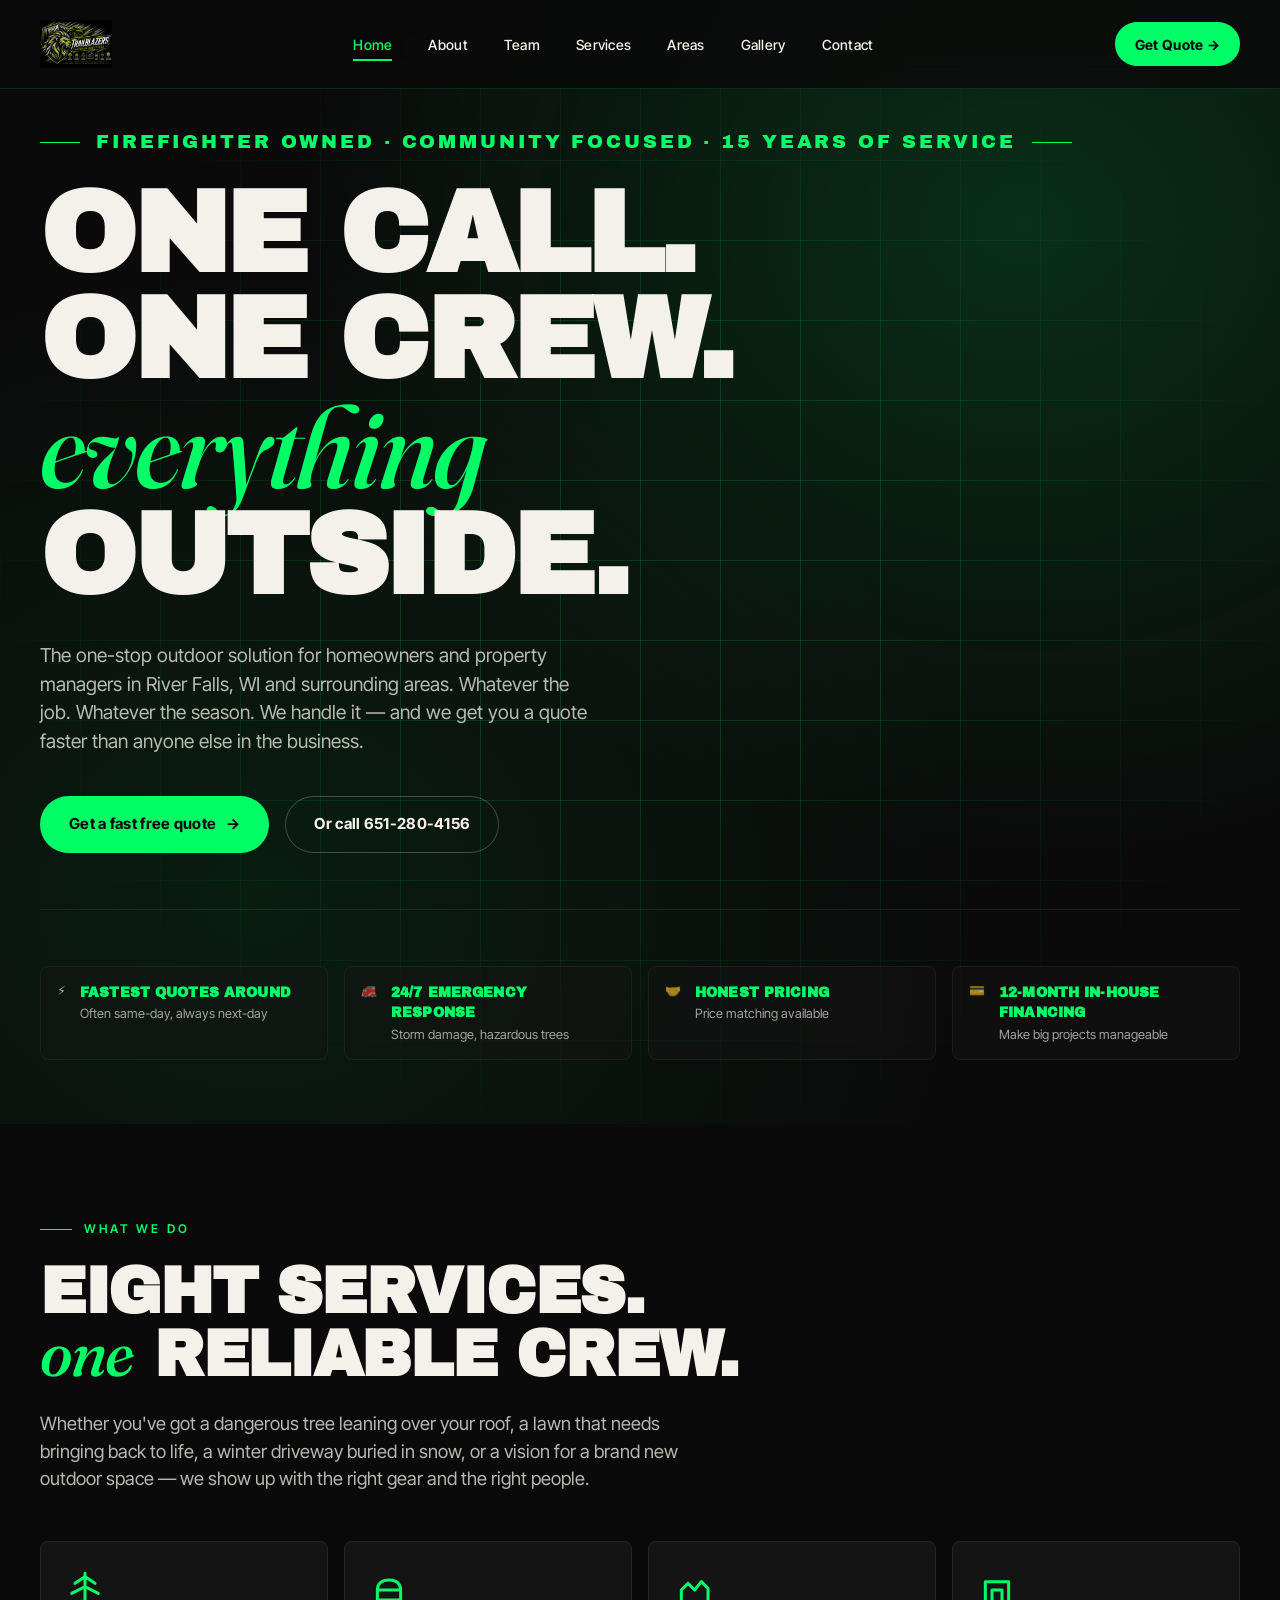
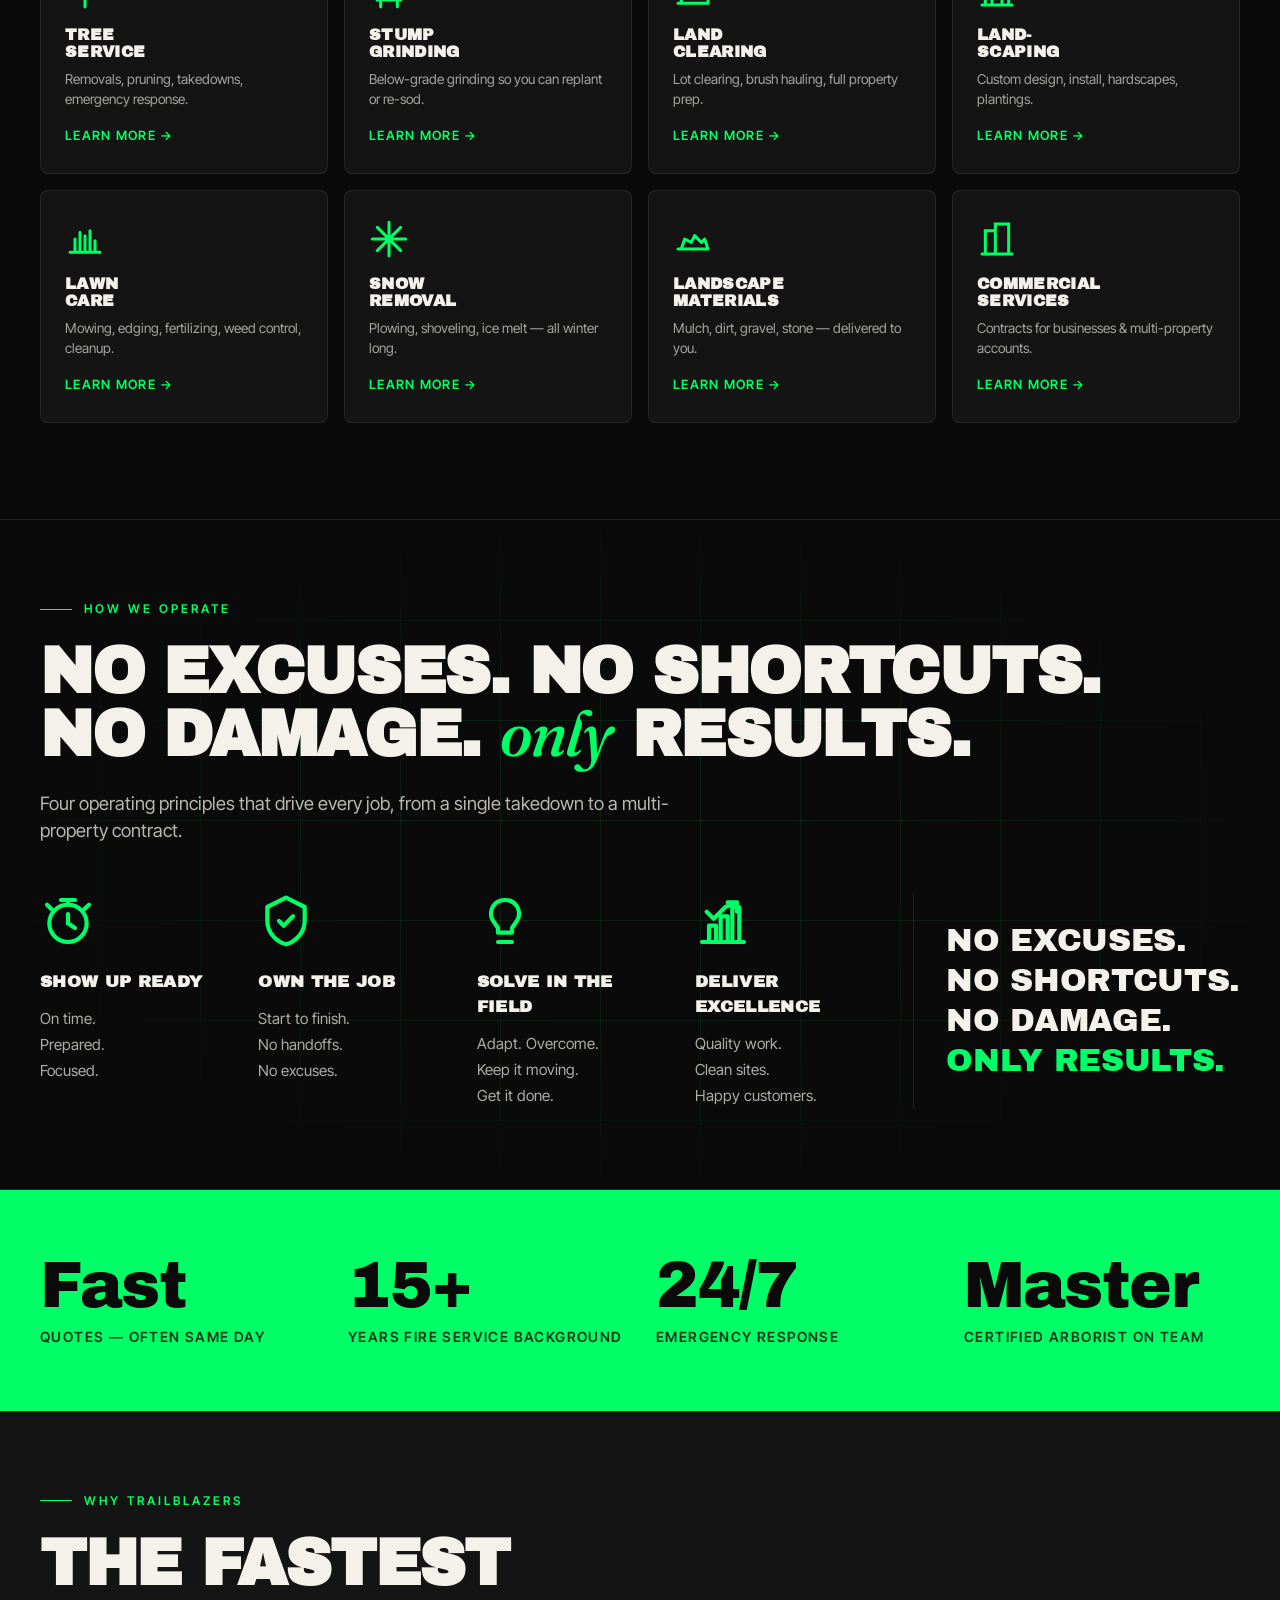
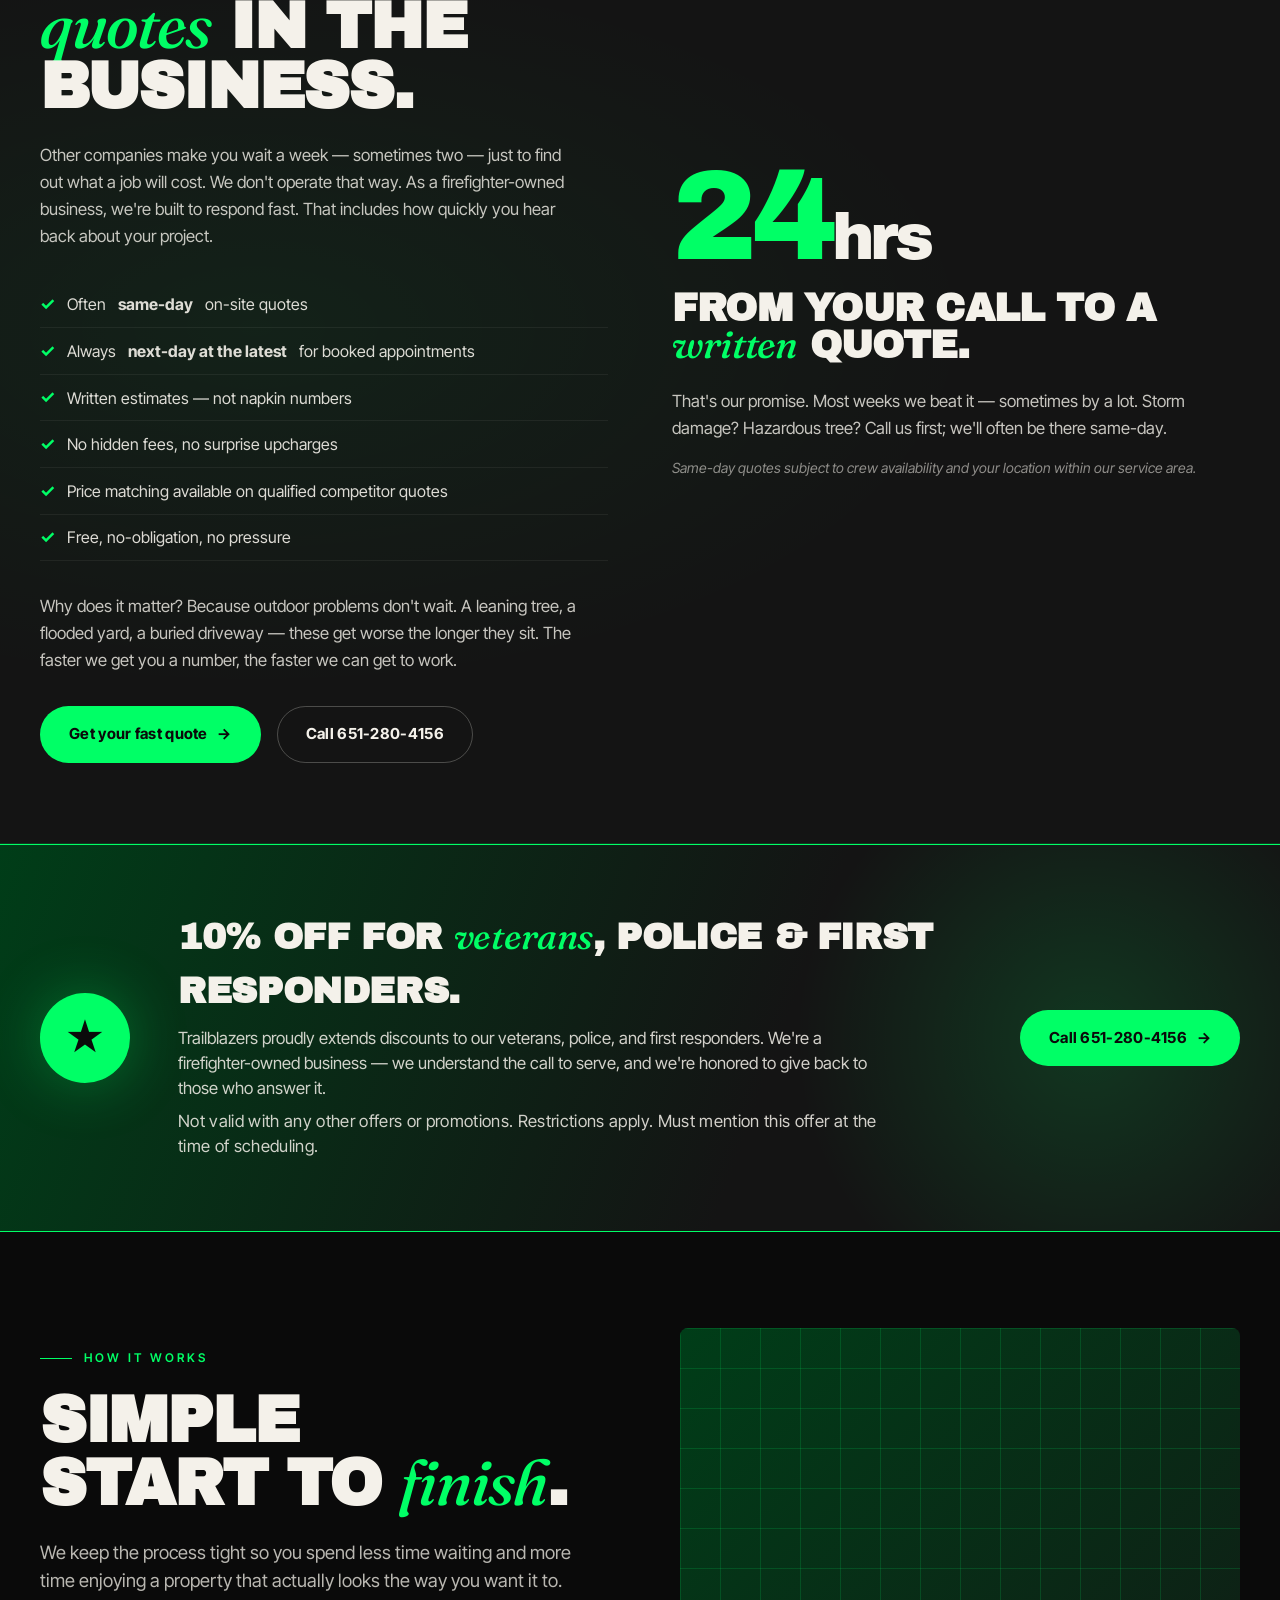
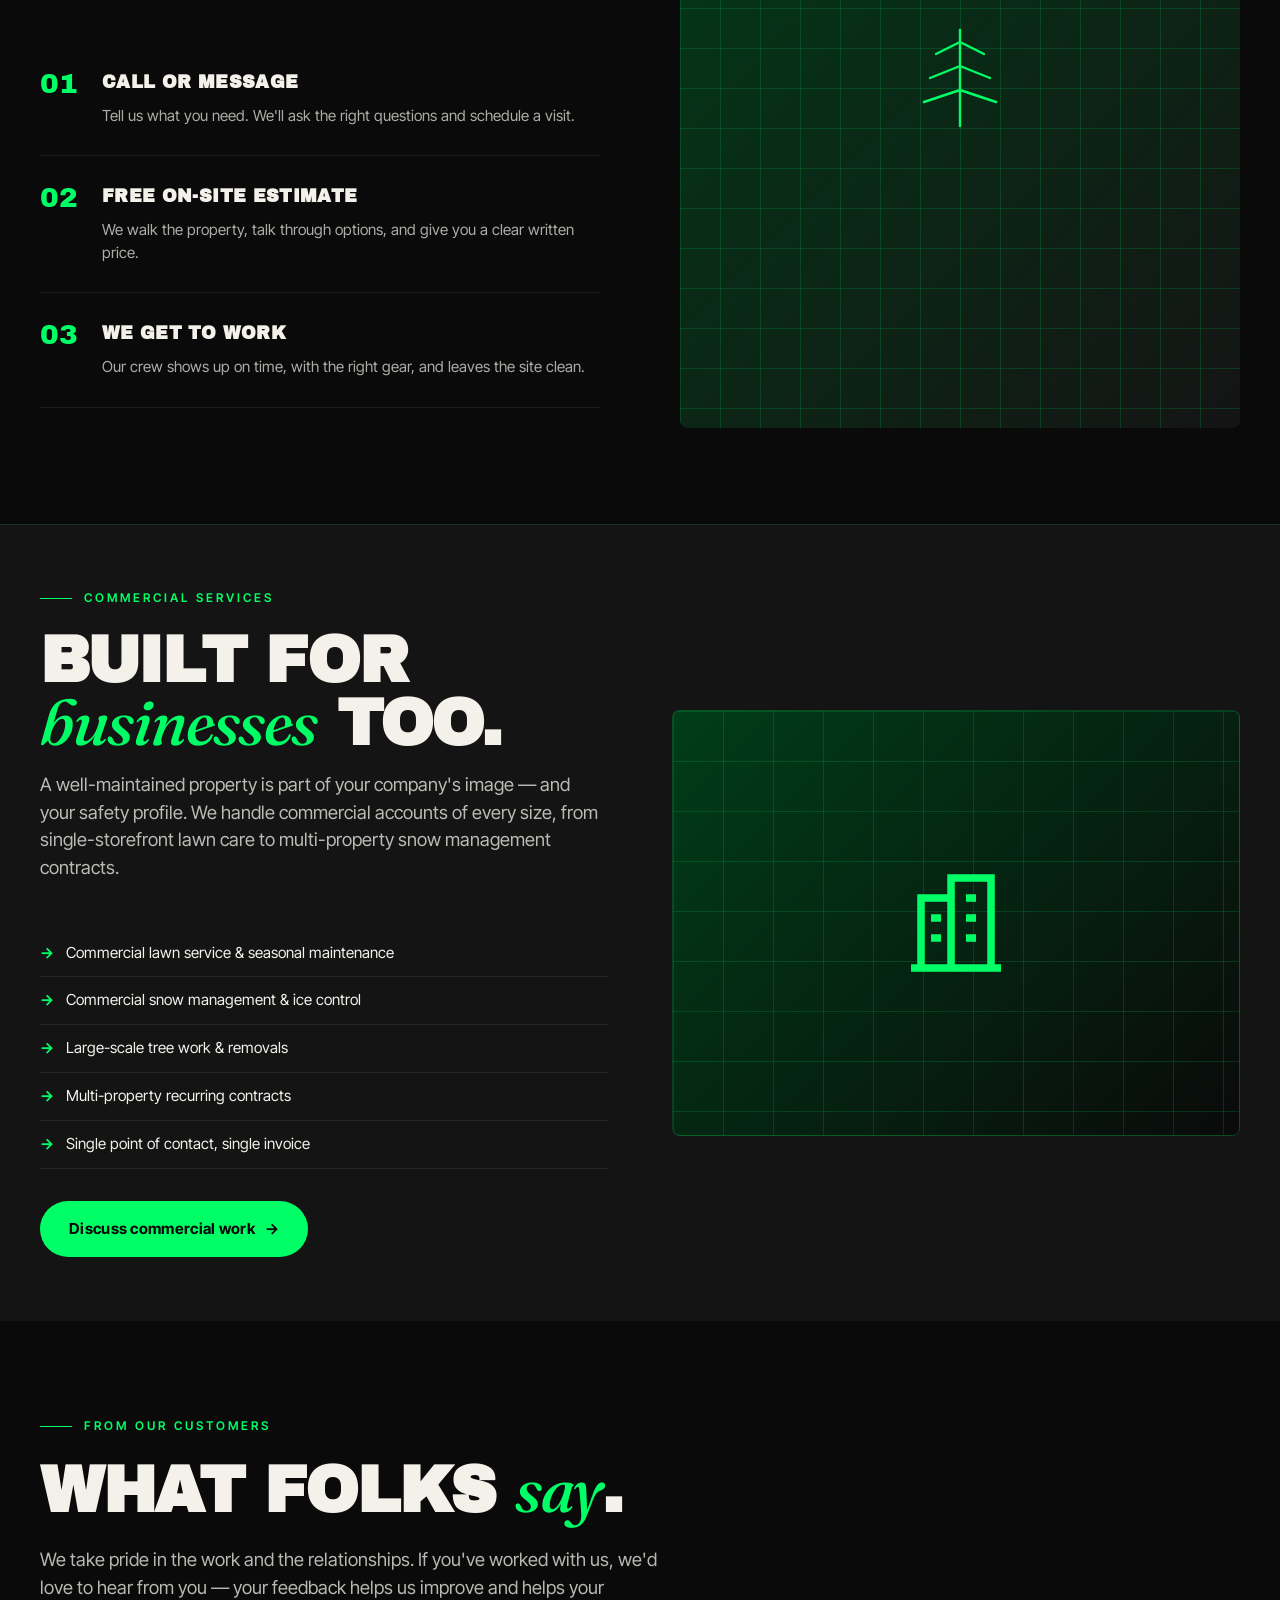
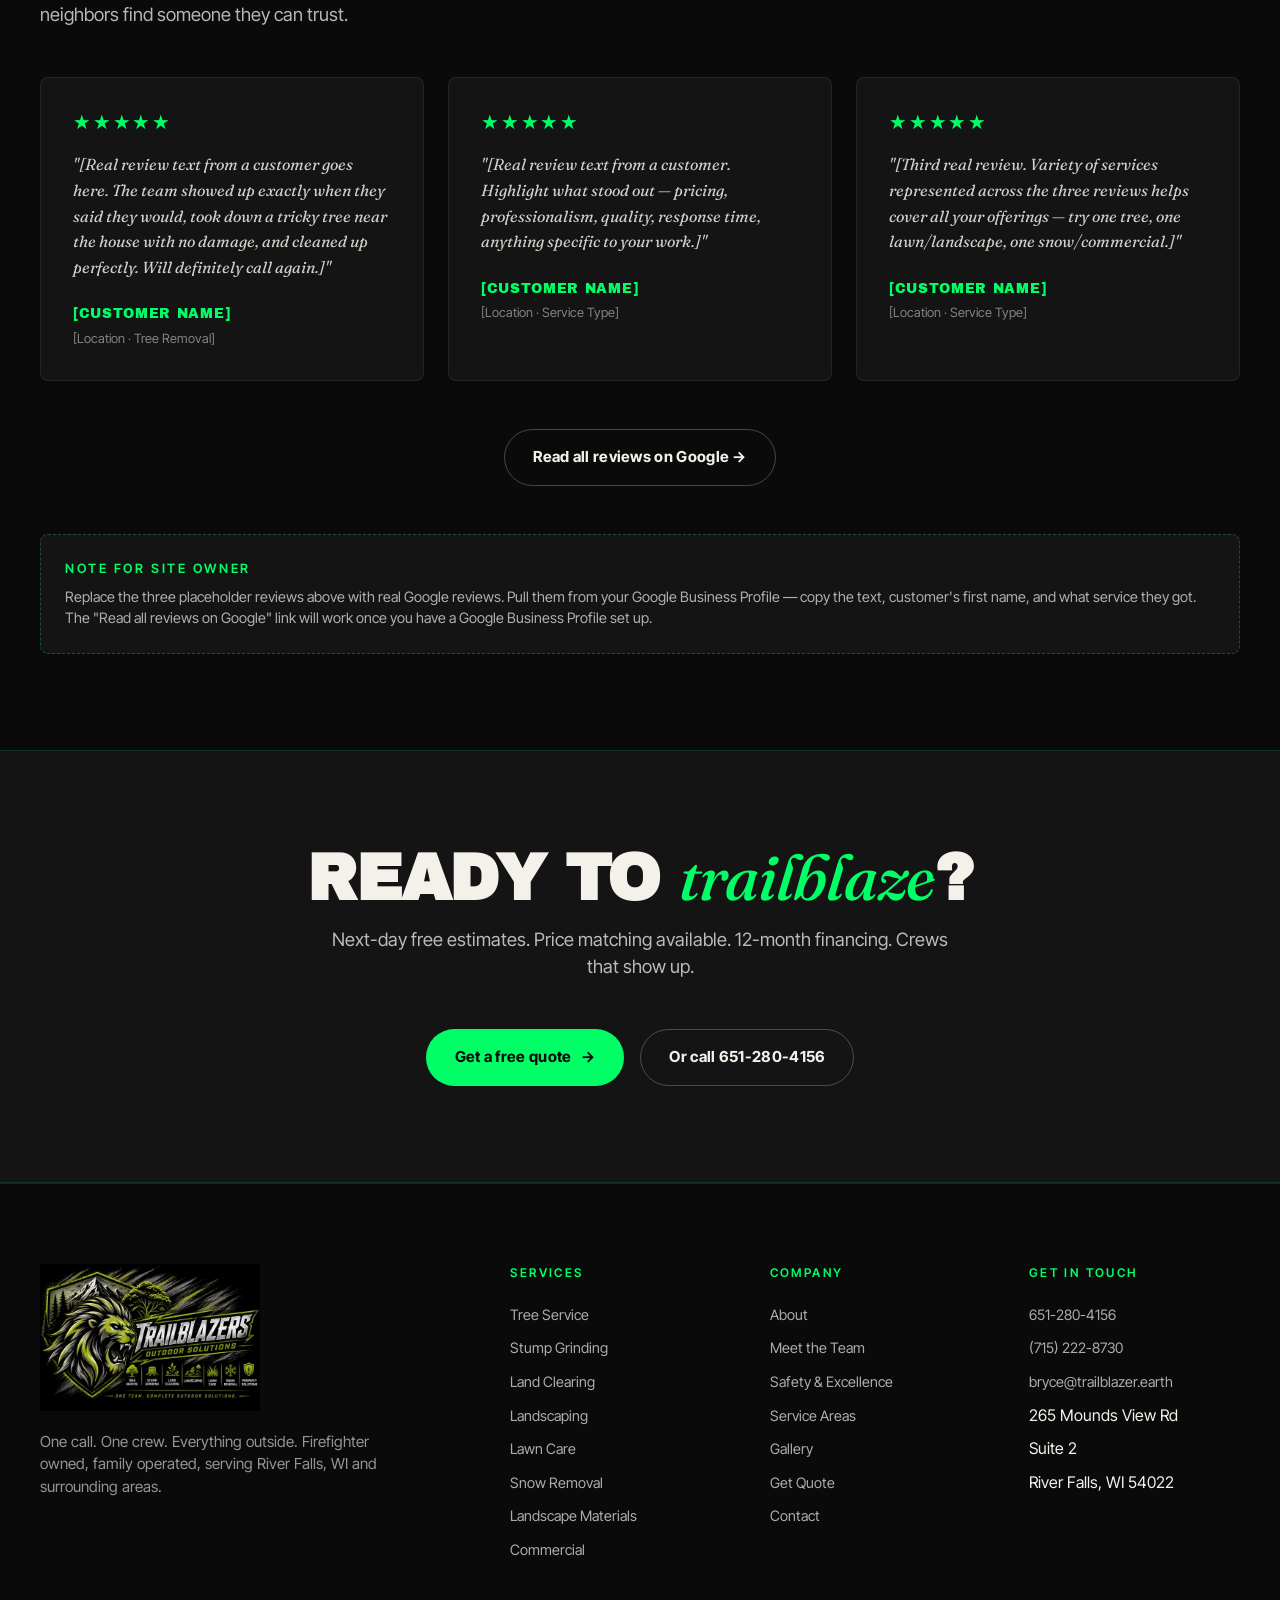
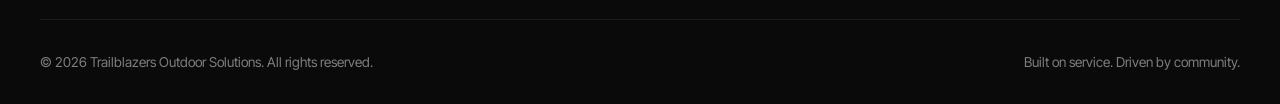
<file: index.html>
<!DOCTYPE html>
<html lang="en">
<head>
<meta charset="UTF-8">
<meta name="viewport" content="width=device-width, initial-scale=1.0">
<title>Trailblazers Outdoor Solutions — Tree Removal, Lawn Care & Landscaping in River Falls, WI</title>
<meta name="description" content="One team. Complete outdoor solutions in River Falls, WI. Tree service, stump grinding, land clearing, landscaping, lawn care, snow removal. Free quotes. Call 651-280-4156.">
<meta name="keywords" content="tree service, lawn care, landscaping, snow removal, stump grinding, land clearing, River Falls outdoor solutions, River Falls tree removal">
<meta name="robots" content="index, follow">
<link rel="canonical" href="https://www.trailblazer.earth/">

<!-- Open Graph / Social -->
<meta property="og:type" content="website">
<meta property="og:url" content="https://www.trailblazer.earth/">
<meta property="og:title" content="Trailblazers Outdoor Solutions — Tree Removal, Lawn Care & Landscaping">
<meta property="og:description" content="Tree service, lawn care, landscaping, snow removal, and full property solutions. Licensed & insured.">

<!-- Local Business Schema for SEO -->
<script type="application/ld+json">
{
  "@context": "https://schema.org",
  "@type": "LocalBusiness",
  "name": "Trailblazers Outdoor Solutions",
  "description": "Total outdoor solutions. One call. One crew. Everything outside. First responder owned, family operated. Tree service, stump grinding, land clearing, landscaping, lawn care, snow removal, landscape materials, and commercial services.",
  "url": "https://www.trailblazer.earth",
  "telephone": "+1-651-280-4156",
  "email": "bryce@trailblazer.earth",
  "address": {
    "@type": "PostalAddress",
    "streetAddress": "265 Mounds View Rd, Suite 2",
    "addressLocality": "River Falls",
    "addressRegion": "WI",
    "postalCode": "54022",
    "addressCountry": "US"
  },
  "areaServed": [
    "River Falls, WI", "Hudson, WI", "Roberts, WI", "Prescott, WI",
    "Ellsworth, WI", "New Richmond, WI", "Red Wing, MN", "Hastings, MN",
    "Cottage Grove, MN", "Stillwater, MN"
  ],
  "priceRange": "$$",
  "openingHoursSpecification": {
    "@type": "OpeningHoursSpecification",
    "dayOfWeek": ["Monday", "Tuesday", "Wednesday", "Thursday", "Friday"],
    "opens": "09:00",
    "closes": "17:00"
  },
  "paymentAccepted": "Cash, Check, Visa, MasterCard, American Express, Discover, Financing"
}
</script>

<link rel="stylesheet" href="styles.css">
</head>
<body>

<nav class="nav">
  <a href="index.html" class="logo" aria-label="Trailblazers Outdoor Solutions home">
    <img src="assets/logo-nav.png" alt="Trailblazers Outdoor Solutions">
  </a>
  <ul class="nav-links">
    <li><a href="index.html">Home</a></li>
    <li><a href="about.html">About</a></li>
    <li><a href="team.html">Team</a></li>
    <li><a href="services.html">Services</a></li>
    <li><a href="service-areas.html">Areas</a></li>
    <li><a href="gallery.html">Gallery</a></li>
    <li><a href="contact.html">Contact</a></li>
  </ul>
  <a href="quote.html" class="nav-cta">Get Quote →</a>
  <button class="menu-toggle" aria-label="Toggle menu" aria-expanded="false">☰</button>
</nav>

<section class="hero">
  <div class="hero-grid"></div>
  <div class="hero-inner">
    <div class="hero-tagline fade-up fade-up-1">Firefighter Owned · Community Focused · 15 Years of Service</div>
    <h1 class="fade-up fade-up-2">
      One call.<br>
      One crew.<br>
      <span class="accent">Everything</span><br>
      outside.
    </h1>
    <p class="hero-sub fade-up fade-up-3">
      The one-stop outdoor solution for homeowners and property managers in River Falls, WI
      and surrounding areas. Whatever the job. Whatever the season. We handle it —
      and we get you a quote faster than anyone else in the business.
    </p>
    <div class="hero-actions fade-up fade-up-4">
      <a href="quote.html" class="btn btn-primary">
        Get a fast free quote
        <span class="btn-arrow">→</span>
      </a>
      <a href="tel:6512804156" class="btn btn-secondary">
        Or call 651-280-4156
      </a>
    </div>

    <div class="hero-badges fade-up fade-up-4">
      <div class="hero-badge">
        <span class="hero-badge-icon">⚡</span>
        <div>
          <strong>Fastest Quotes Around</strong>
          <span>Often same-day, always next-day</span>
        </div>
      </div>
      <div class="hero-badge">
        <span class="hero-badge-icon">🚒</span>
        <div>
          <strong>24/7 Emergency Response</strong>
          <span>Storm damage, hazardous trees</span>
        </div>
      </div>
      <div class="hero-badge">
        <span class="hero-badge-icon">🤝</span>
        <div>
          <strong>Honest Pricing</strong>
          <span>Price matching available</span>
        </div>
      </div>
      <div class="hero-badge">
        <span class="hero-badge-icon">💳</span>
        <div>
          <strong>12-Month In-House Financing</strong>
          <span>Make big projects manageable</span>
        </div>
      </div>
    </div>
  </div>
</section>

<section>
  <div class="section-inner">
    <div class="section-label">What we do</div>
    <h2>Eight services.<br><span class="accent">one</span> reliable crew.</h2>
    <p class="lead">
      Whether you've got a dangerous tree leaning over your roof, a lawn that needs
      bringing back to life, a winter driveway buried in snow, or a vision for a brand
      new outdoor space — we show up with the right gear and the right people.
    </p>

    <div class="services-full-grid">
      <a href="tree-removal.html" class="service-tile">
        <svg class="service-tile-icon" viewBox="0 0 24 24" fill="none" stroke="currentColor" stroke-width="1.8"><path d="M12 2 L12 22 M6 8 L12 4 L18 8 M4 14 L12 10 L20 14" stroke-linecap="round"/></svg>
        <h4>Tree<br>Service</h4>
        <p>Removals, pruning, takedowns, emergency response.</p>
        <span class="service-tile-arrow">Learn more →</span>
      </a>

      <a href="tree-removal.html#stump" class="service-tile">
        <svg class="service-tile-icon" viewBox="0 0 24 24" fill="none" stroke="currentColor" stroke-width="1.8"><path d="M5 12 L19 12 L19 18 L5 18 Z M7 18 L7 22 M17 18 L17 22 M5 12 C5 8 8 6 12 6 C16 6 19 8 19 12" stroke-linecap="round"/></svg>
        <h4>Stump<br>Grinding</h4>
        <p>Below-grade grinding so you can replant or re-sod.</p>
        <span class="service-tile-arrow">Learn more →</span>
      </a>

      <a href="services.html#land-clearing" class="service-tile">
        <svg class="service-tile-icon" viewBox="0 0 24 24" fill="none" stroke="currentColor" stroke-width="1.8"><path d="M3 20 L21 20 M5 20 L5 12 L9 8 L13 12 L17 7 L21 11 L21 20" stroke-linecap="round" stroke-linejoin="round"/></svg>
        <h4>Land<br>Clearing</h4>
        <p>Lot clearing, brush hauling, full property prep.</p>
        <span class="service-tile-arrow">Learn more →</span>
      </a>

      <a href="landscaping.html" class="service-tile">
        <svg class="service-tile-icon" viewBox="0 0 24 24" fill="none" stroke="currentColor" stroke-width="1.8"><path d="M3 21 L21 21 M5 21 L5 7 L19 7 L19 21 M9 21 L9 12 L15 12 L15 21" stroke-linecap="round" stroke-linejoin="round"/></svg>
        <h4>Land-<br>scaping</h4>
        <p>Custom design, install, hardscapes, plantings.</p>
        <span class="service-tile-arrow">Learn more →</span>
      </a>

      <a href="lawn-care.html" class="service-tile">
        <svg class="service-tile-icon" viewBox="0 0 24 24" fill="none" stroke="currentColor" stroke-width="1.8"><path d="M3 20 L21 20 M6 20 L6 12 M9 20 L9 8 M12 20 L12 10 M15 20 L15 7 M18 20 L18 13" stroke-linecap="round"/></svg>
        <h4>Lawn<br>Care</h4>
        <p>Mowing, edging, fertilizing, weed control, cleanup.</p>
        <span class="service-tile-arrow">Learn more →</span>
      </a>

      <a href="snow-removal.html" class="service-tile">
        <svg class="service-tile-icon" viewBox="0 0 24 24" fill="none" stroke="currentColor" stroke-width="1.8"><path d="M12 2 L12 22 M2 12 L22 12 M5 5 L19 19 M19 5 L5 19" stroke-linecap="round"/></svg>
        <h4>Snow<br>Removal</h4>
        <p>Plowing, shoveling, ice melt — all winter long.</p>
        <span class="service-tile-arrow">Learn more →</span>
      </a>

      <a href="landscape-materials.html" class="service-tile">
        <svg class="service-tile-icon" viewBox="0 0 24 24" fill="none" stroke="currentColor" stroke-width="1.8"><path d="M3 18 L21 18 M5 18 L7 12 L11 14 L13 10 L17 14 L19 12 L21 18" stroke-linecap="round" stroke-linejoin="round"/></svg>
        <h4>Landscape<br>Materials</h4>
        <p>Mulch, dirt, gravel, stone — delivered to you.</p>
        <span class="service-tile-arrow">Learn more →</span>
      </a>

      <a href="commercial.html" class="service-tile">
        <svg class="service-tile-icon" viewBox="0 0 24 24" fill="none" stroke="currentColor" stroke-width="1.8"><path d="M3 21 L21 21 M5 21 L5 7 L11 7 L11 21 M11 21 L11 3 L19 3 L19 21" stroke-linecap="round"/></svg>
        <h4>Commercial<br>Services</h4>
        <p>Contracts for businesses & multi-property accounts.</p>
        <span class="service-tile-arrow">Learn more →</span>
      </a>
    </div>
  </div>
</section>

<section class="operate-section">
  <div class="operate-inner">
    <div class="section-label">How We Operate</div>
    <h2>No excuses. No shortcuts.<br>No damage. <span class="accent">Only</span> results.</h2>
    <p class="lead">Four operating principles that drive every job, from a single takedown to a multi-property contract.</p>

    <div class="operate-grid">
      <div class="operate-pillar">
        <svg class="operate-pillar-icon" viewBox="0 0 24 24" fill="none" stroke="currentColor" stroke-width="1.8">
          <circle cx="12" cy="13" r="8" stroke-linecap="round"/>
          <path d="M12 9 L12 13 L15 15 M12 5 L12 3 M9 3 L15 3 M19 7 L21 5 M5 7 L3 5" stroke-linecap="round"/>
        </svg>
        <h4>Show Up Ready</h4>
        <ul class="operate-pillar-list">
          <li>On time.</li>
          <li>Prepared.</li>
          <li>Focused.</li>
        </ul>
      </div>

      <div class="operate-pillar">
        <svg class="operate-pillar-icon" viewBox="0 0 24 24" fill="none" stroke="currentColor" stroke-width="1.8">
          <path d="M12 2 L4 6 L4 12 C4 17 8 21 12 22 C16 21 20 17 20 12 L20 6 Z M9 12 L11 14 L15 10" stroke-linecap="round" stroke-linejoin="round"/>
        </svg>
        <h4>Own The Job</h4>
        <ul class="operate-pillar-list">
          <li>Start to finish.</li>
          <li>No handoffs.</li>
          <li>No excuses.</li>
        </ul>
      </div>

      <div class="operate-pillar">
        <svg class="operate-pillar-icon" viewBox="0 0 24 24" fill="none" stroke="currentColor" stroke-width="1.8">
          <path d="M9 21 L15 21 M10 17 L14 17 M12 3 C8 3 6 6 6 9 C6 12 8 13 9 15 L9 17 L15 17 L15 15 C16 13 18 12 18 9 C18 6 16 3 12 3 Z" stroke-linecap="round" stroke-linejoin="round"/>
        </svg>
        <h4>Solve In The Field</h4>
        <ul class="operate-pillar-list">
          <li>Adapt. Overcome.</li>
          <li>Keep it moving.</li>
          <li>Get it done.</li>
        </ul>
      </div>

      <div class="operate-pillar">
        <svg class="operate-pillar-icon" viewBox="0 0 24 24" fill="none" stroke="currentColor" stroke-width="1.8">
          <path d="M3 21 L21 21 M6 21 L6 14 L9 14 L9 21 M11 21 L11 10 L14 10 L14 21 M16 21 L16 6 L19 6 L19 21 M5 8 L8 11 L13 6 L18 4 M14 4 L18 4 L18 8" stroke-linecap="round" stroke-linejoin="round"/>
        </svg>
        <h4>Deliver Excellence</h4>
        <ul class="operate-pillar-list">
          <li>Quality work.</li>
          <li>Clean sites.</li>
          <li>Happy customers.</li>
        </ul>
      </div>

      <div class="operate-manifesto">
        <div class="operate-manifesto-line">No excuses.</div>
        <div class="operate-manifesto-line">No shortcuts.</div>
        <div class="operate-manifesto-line">No damage.</div>
        <div class="operate-manifesto-line green">Only results.</div>
      </div>
    </div>
  </div>
</section>

<section class="stats">
  <div class="stats-inner">
    <div class="stat-item">
      <div class="stat-num">Fast</div>
      <div class="stat-label">Quotes — Often Same Day</div>
    </div>
    <div class="stat-item">
      <div class="stat-num">15+</div>
      <div class="stat-label">Years Fire Service Background</div>
    </div>
    <div class="stat-item">
      <div class="stat-num">24/7</div>
      <div class="stat-label">Emergency Response</div>
    </div>
    <div class="stat-item">
      <div class="stat-num">Master</div>
      <div class="stat-label">Certified Arborist On Team</div>
    </div>
  </div>
</section>

<section class="diff-band">
  <div class="diff-inner">
    <div class="diff-content">
      <div class="section-label">Why Trailblazers</div>
      <h2>The fastest <span class="accent">quotes</span> in the business.</h2>
      <p>Other companies make you wait a week — sometimes two — just to find out what a job will cost. We don't operate that way. As a firefighter-owned business, we're built to respond fast. That includes how quickly you hear back about your project.</p>
      <ul class="diff-checks">
        <li>Often <strong>same-day</strong> on-site quotes</li>
        <li>Always <strong>next-day at the latest</strong> for booked appointments</li>
        <li>Written estimates — not napkin numbers</li>
        <li>No hidden fees, no surprise upcharges</li>
        <li>Price matching available on qualified competitor quotes</li>
        <li>Free, no-obligation, no pressure</li>
      </ul>
      <p>Why does it matter? Because outdoor problems don't wait. A leaning tree, a flooded yard, a buried driveway — these get worse the longer they sit. The faster we get you a number, the faster we can get to work.</p>
      <div style="margin-top:2rem;display:flex;gap:1rem;flex-wrap:wrap;">
        <a href="quote.html" class="btn btn-primary">Get your fast quote <span class="btn-arrow">→</span></a>
        <a href="tel:6512804156" class="btn btn-secondary">Call 651-280-4156</a>
      </div>
    </div>
    <div class="diff-content">
      <div class="big-number">24<span style="color:var(--bone);font-size:0.5em;">hrs</span></div>
      <h2 style="font-size:clamp(1.75rem, 3vw, 2.5rem);">From your call to a <span class="accent">written</span> quote.</h2>
      <p>That's our promise. Most weeks we beat it — sometimes by a lot. Storm damage? Hazardous tree? Call us first; we'll often be there same-day.</p>
      <p style="font-size:0.875rem;color:rgba(244,241,234,0.55);font-style:italic;">Same-day quotes subject to crew availability and your location within our service area.</p>
    </div>
  </div>
</section>

<section class="discount-band">
  <div class="discount-inner">
    <div class="discount-icon">★</div>
    <div class="discount-content">
      <h3>10% off for <span class="accent">veterans</span>, police & first responders.</h3>
      <p>Trailblazers proudly extends discounts to our veterans, police, and first responders. We're a firefighter-owned business — we understand the call to serve, and we're honored to give back to those who answer it.</p>
      <p class="discount-fine">Not valid with any other offers or promotions. Restrictions apply. Must mention this offer at the time of scheduling.</p>
    </div>
    <a href="tel:6512804156" class="btn btn-primary">
      Call 651-280-4156
      <span class="btn-arrow">→</span>
    </a>
  </div>
</section>

<section>
  <div class="section-inner">
    <div class="split">
      <div>
        <div class="section-label">How it works</div>
        <h2>Simple<br>start to <span class="accent">finish</span>.</h2>
        <p class="lead">
          We keep the process tight so you spend less time waiting and more time enjoying
          a property that actually looks the way you want it to.
        </p>
        <ol class="process-list">
          <li class="process-item">
            <div class="process-num">01</div>
            <div class="process-text">
              <h4>Call or message</h4>
              <p>Tell us what you need. We'll ask the right questions and schedule a visit.</p>
            </div>
          </li>
          <li class="process-item">
            <div class="process-num">02</div>
            <div class="process-text">
              <h4>Free on-site estimate</h4>
              <p>We walk the property, talk through options, and give you a clear written price.</p>
            </div>
          </li>
          <li class="process-item">
            <div class="process-num">03</div>
            <div class="process-text">
              <h4>We get to work</h4>
              <p>Our crew shows up on time, with the right gear, and leaves the site clean.</p>
            </div>
          </li>
        </ol>
      </div>
      <div class="split-image">
        <svg class="split-image-icon" viewBox="0 0 100 100" fill="none" stroke="currentColor" stroke-width="2">
          <path d="M50 10 L50 90 M30 30 L50 20 L70 30 M25 50 L50 40 L75 50 M20 70 L50 60 L80 70" stroke-linecap="round" stroke-linejoin="round"/>
        </svg>
      </div>
    </div>
  </div>
</section>

<section class="commercial-band">
  <div class="commercial-inner">
    <div class="commercial-content">
      <div class="section-label">Commercial Services</div>
      <h2>Built for <span class="accent">businesses</span> too.</h2>
      <p class="lead">A well-maintained property is part of your company's image — and your safety profile. We handle commercial accounts of every size, from single-storefront lawn care to multi-property snow management contracts.</p>
      <ul class="commercial-list">
        <li>Commercial lawn service & seasonal maintenance</li>
        <li>Commercial snow management & ice control</li>
        <li>Large-scale tree work & removals</li>
        <li>Multi-property recurring contracts</li>
        <li>Single point of contact, single invoice</li>
      </ul>
      <div style="margin-top:2rem;">
        <a href="contact.html" class="btn btn-primary">Discuss commercial work <span class="btn-arrow">→</span></a>
      </div>
    </div>
    <div class="commercial-visual">
      <svg class="commercial-visual-icon" viewBox="0 0 24 24" fill="none" stroke="currentColor" stroke-width="1.5">
        <path d="M3 21 L21 21 M5 21 L5 7 L11 7 L11 21 M11 21 L11 3 L19 3 L19 21 M14 7 L16 7 M14 11 L16 11 M14 15 L16 15 M7 11 L9 11 M7 15 L9 15"/>
      </svg>
    </div>
  </div>
</section>

<section>
  <div class="section-inner">
    <div class="section-label">From Our Customers</div>
    <h2>What folks <span class="accent">say</span>.</h2>
    <p class="lead">We take pride in the work and the relationships. If you've worked with us, we'd love to hear from you — your feedback helps us improve and helps your neighbors find someone they can trust.</p>

    <div class="reviews-grid">

      <!-- REVIEW PLACEHOLDERS:
           Replace these with real customer reviews from Google.
           Format: "review text" — Customer Name, City -->

      <div class="review-card">
        <div class="review-stars">★★★★★</div>
        <p class="review-text">"[Real review text from a customer goes here. The team showed up exactly when they said they would, took down a tricky tree near the house with no damage, and cleaned up perfectly. Will definitely call again.]"</p>
        <div class="review-author">[Customer Name]</div>
        <div class="review-meta">[Location · Tree Removal]</div>
      </div>

      <div class="review-card">
        <div class="review-stars">★★★★★</div>
        <p class="review-text">"[Real review text from a customer. Highlight what stood out — pricing, professionalism, quality, response time, anything specific to your work.]"</p>
        <div class="review-author">[Customer Name]</div>
        <div class="review-meta">[Location · Service Type]</div>
      </div>

      <div class="review-card">
        <div class="review-stars">★★★★★</div>
        <p class="review-text">"[Third real review. Variety of services represented across the three reviews helps cover all your offerings — try one tree, one lawn/landscape, one snow/commercial.]"</p>
        <div class="review-author">[Customer Name]</div>
        <div class="review-meta">[Location · Service Type]</div>
      </div>

    </div>

    <div style="margin-top: 3rem; text-align: center;">
      <a href="https://www.google.com/search?q=Trailblazers+Outdoor+Solutions+River+Falls+WI+reviews" target="_blank" rel="noopener" class="btn btn-secondary">
        Read all reviews on Google →
      </a>
    </div>

    <div style="margin-top: 3rem; padding: 1.5rem; background: var(--ink); border: 1px dashed rgba(0, 255, 102, 0.3); border-radius: 8px;">
      <p style="color: var(--green); font-size: 0.8rem; letter-spacing: 0.2em; text-transform: uppercase; font-weight: 600; margin-bottom: 0.5rem;">Note for site owner</p>
      <p style="color: rgba(244, 241, 234, 0.7); font-size: 0.9rem;">
        Replace the three placeholder reviews above with real Google reviews. Pull them from your Google Business Profile — copy the text, customer's first name, and what service they got. The "Read all reviews on Google" link will work once you have a Google Business Profile set up.
      </p>
    </div>
  </div>
</section>

<section class="cta-band">
  <div class="section-inner">
    <h2>Ready to <span class="accent">trailblaze</span>?</h2>
    <p class="lead">Next-day free estimates. Price matching available. 12-month financing. Crews that show up.</p>
    <div style="display:flex;gap:1rem;justify-content:center;flex-wrap:wrap;">
      <a href="quote.html" class="btn btn-primary">
        Get a free quote
        <span class="btn-arrow">→</span>
      </a>
      <a href="tel:6512804156" class="btn btn-secondary">
        Or call 651-280-4156
      </a>
    </div>
  </div>
</section>

<footer>
  <div class="footer-inner">
    <div class="footer-top">
      <div class="footer-brand">
        <img src="assets/logo-medium.jpg" alt="Trailblazers Outdoor Solutions" class="footer-logo">
        <h4 style="display:none">Trailblazers Outdoor Solutions</h4>
        <p>One call. One crew. Everything outside. Firefighter owned, family operated, serving River Falls, WI and surrounding areas.</p>
      </div>
      <div class="footer-col">
        <h5>Services</h5>
        <ul>
          <li><a href="tree-removal.html">Tree Service</a></li>
          <li><a href="tree-removal.html">Stump Grinding</a></li>
          <li><a href="services.html#land-clearing">Land Clearing</a></li>
          <li><a href="landscaping.html">Landscaping</a></li>
          <li><a href="lawn-care.html">Lawn Care</a></li>
          <li><a href="snow-removal.html">Snow Removal</a></li>
          <li><a href="landscape-materials.html">Landscape Materials</a></li>
          <li><a href="commercial.html">Commercial</a></li>
        </ul>
      </div>
      <div class="footer-col">
        <h5>Company</h5>
        <ul>
          <li><a href="about.html">About</a></li>
          <li><a href="team.html">Meet the Team</a></li>
          <li><a href="safety.html">Safety & Excellence</a></li>
          <li><a href="service-areas.html">Service Areas</a></li>
          <li><a href="gallery.html">Gallery</a></li>
          <li><a href="quote.html">Get Quote</a></li>
          <li><a href="contact.html">Contact</a></li>
        </ul>
      </div>
      <div class="footer-col">
        <h5>Get In Touch</h5>
        <ul>
          <li><a href="tel:6512804156">651-280-4156</a></li>
          <li><a href="tel:7152228730">(715) 222-8730</a></li>
          <li><a href="mailto:bryce@trailblazer.earth">bryce@trailblazer.earth</a></li>
          <li>265 Mounds View Rd</li>
          <li>Suite 2</li>
          <li>River Falls, WI 54022</li>
        </ul>
      </div>
    </div>
    <div class="footer-bottom">
      <div>© <span id="year"></span> Trailblazers Outdoor Solutions. All rights reserved.</div>
      <div>Built on service. Driven by community.</div>
    </div>
  </div>
</footer>

<script>document.getElementById('year').textContent = new Date().getFullYear();</script>
<script src="main.js"></script>
</body>
</html>
</file>
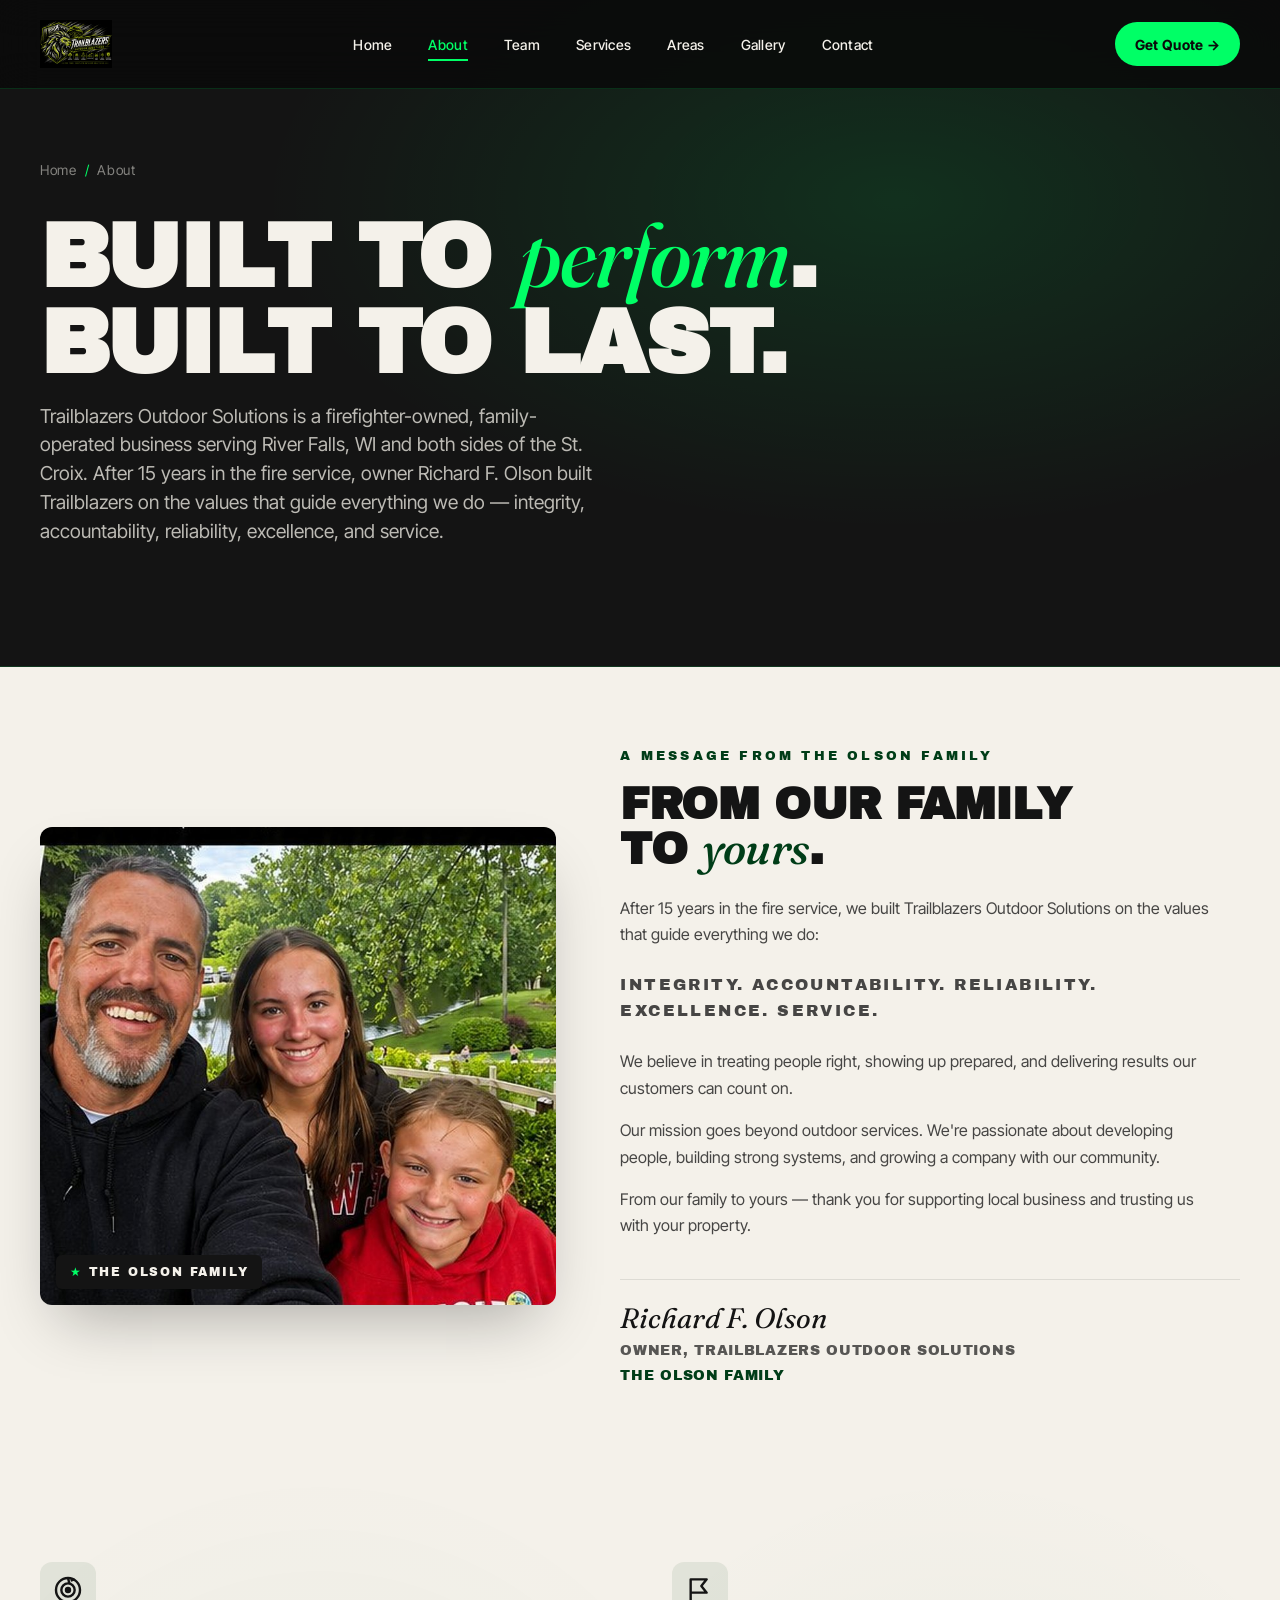
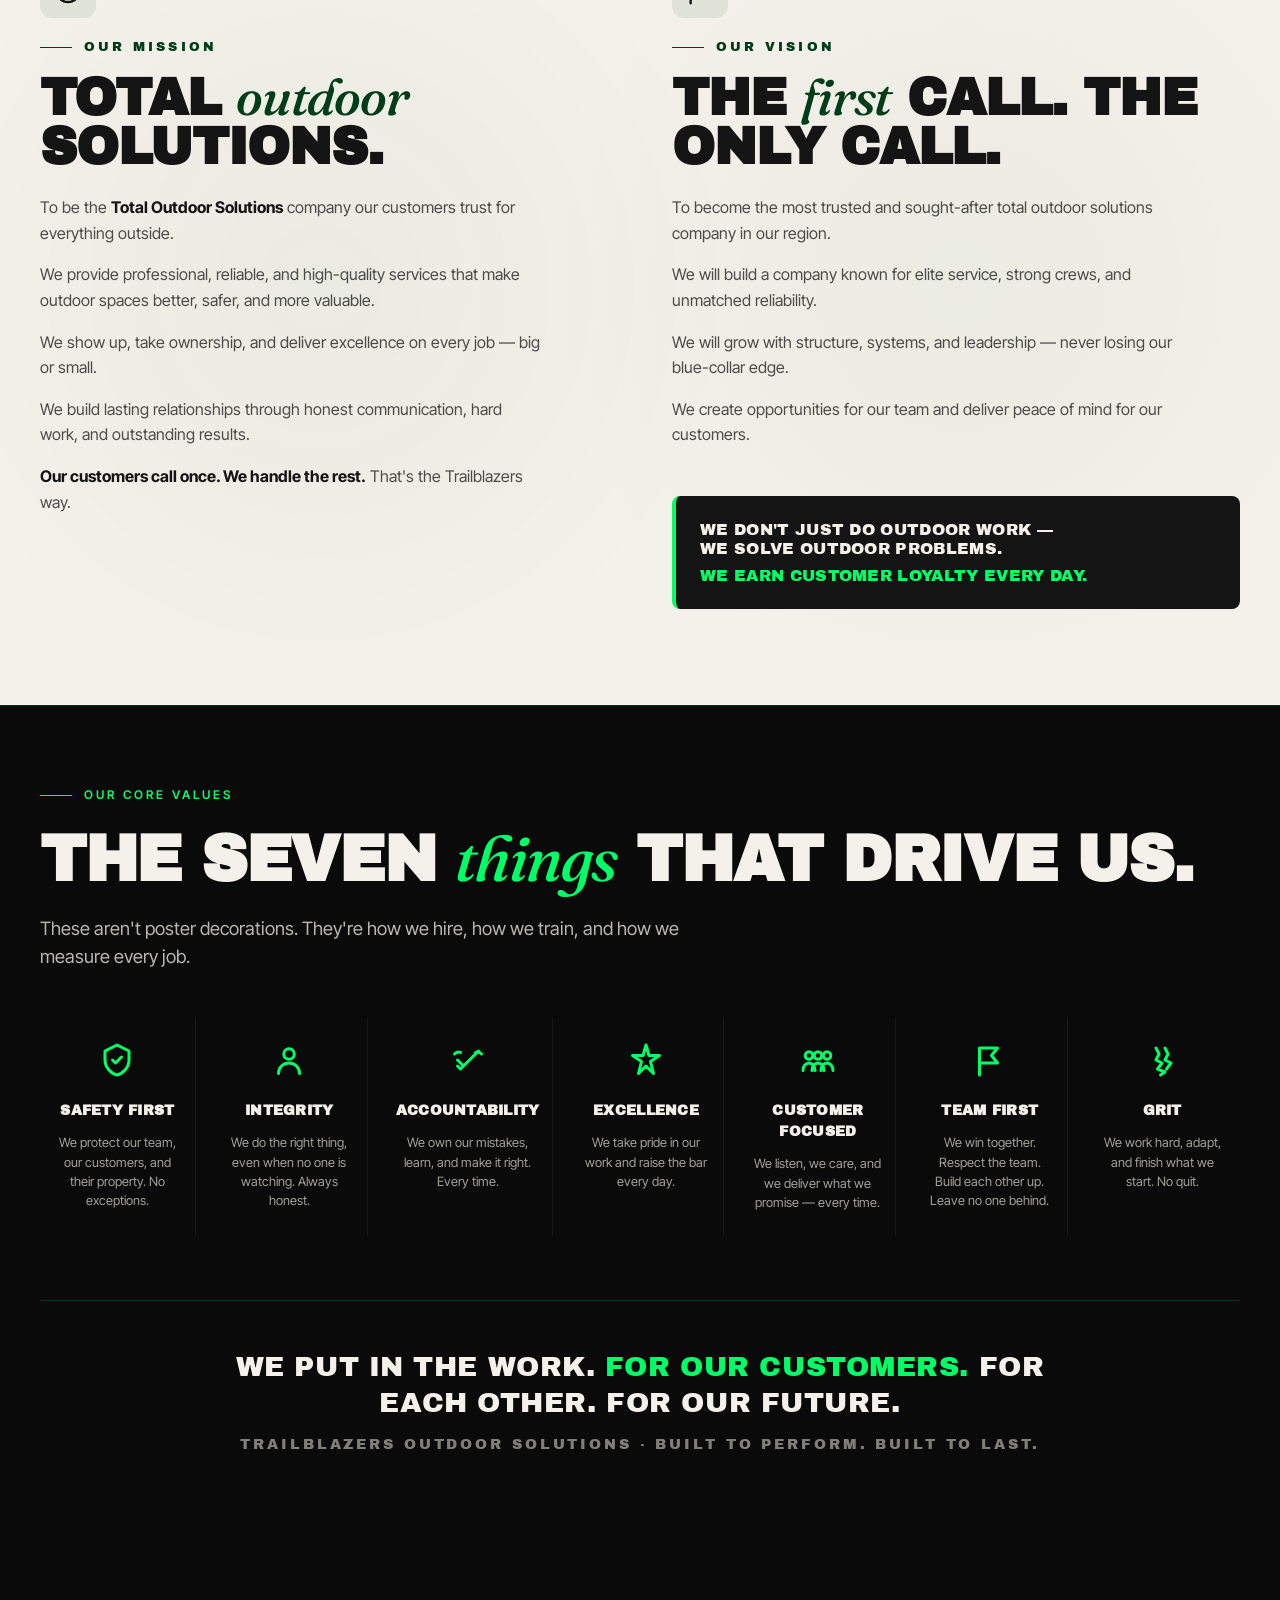
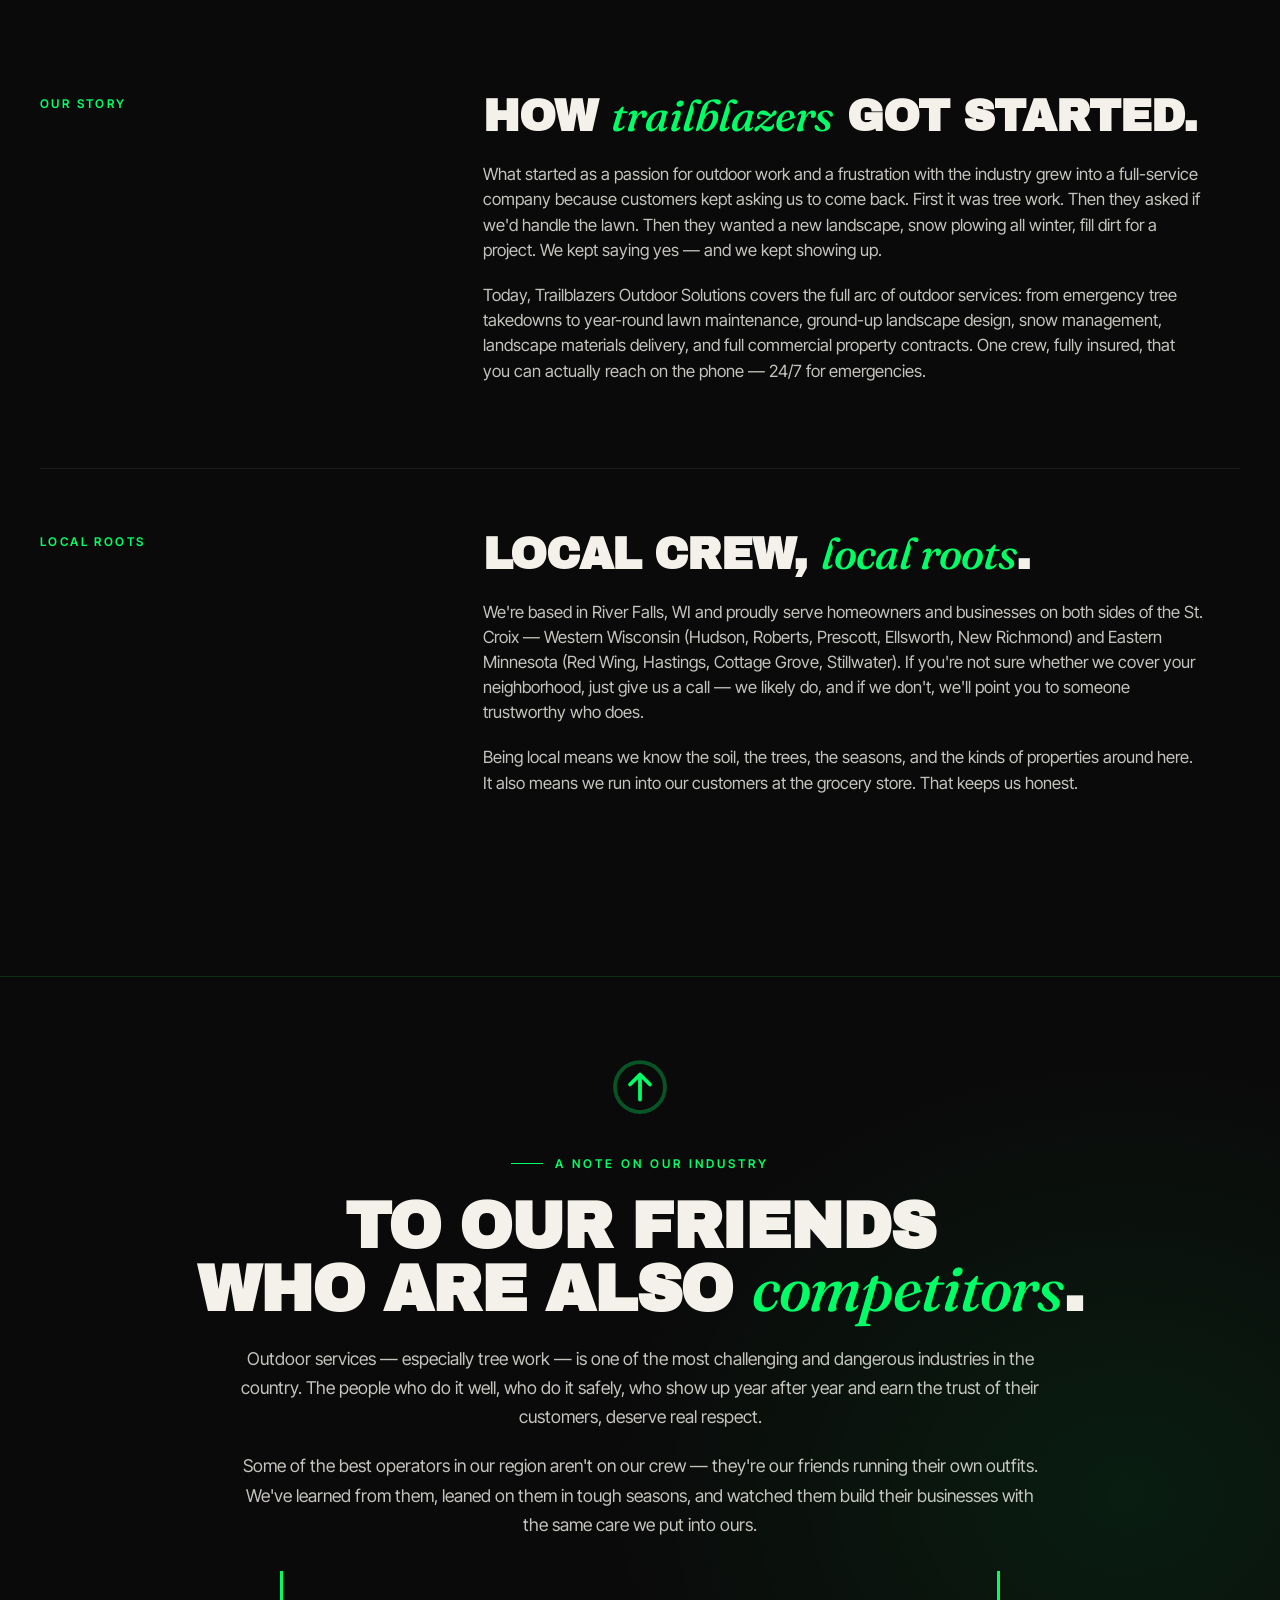
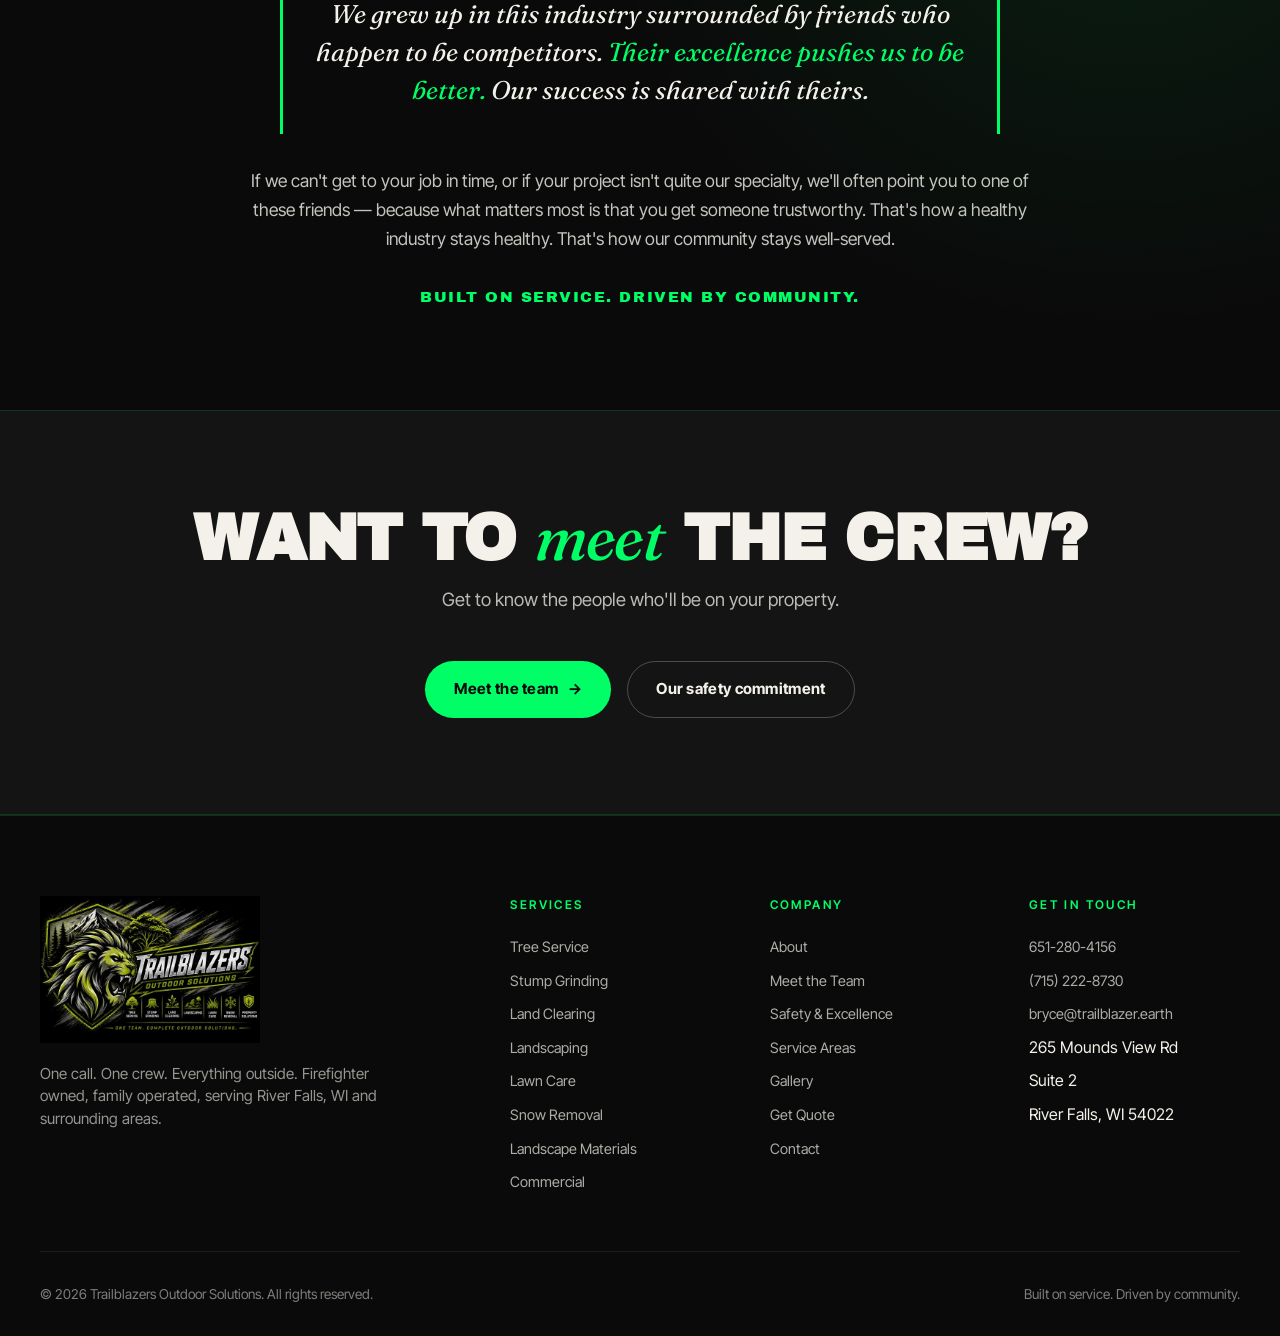
<file: about.html>
<!DOCTYPE html>
<html lang="en">
<head>
<meta charset="UTF-8">
<meta name="viewport" content="width=device-width, initial-scale=1.0">
<title>About Trailblazers Outdoor Solutions — River Falls, WI</title>
<meta name="description" content="Trailblazers Outdoor Solutions is a first responder owned, family operated outdoor services company in River Falls, WI. Our mission, vision, and the values that drive every job.">
<meta name="robots" content="index, follow">
<link rel="canonical" href="https://www.trailblazer.earth/about.html">
<link rel="stylesheet" href="styles.css">
</head>
<body>

<nav class="nav">
  <a href="index.html" class="logo" aria-label="Trailblazers Outdoor Solutions home">
    <img src="assets/logo-nav.png" alt="Trailblazers Outdoor Solutions">
  </a>
  <ul class="nav-links">
    <li><a href="index.html">Home</a></li>
    <li><a href="about.html">About</a></li>
    <li><a href="team.html">Team</a></li>
    <li><a href="services.html">Services</a></li>
    <li><a href="service-areas.html">Areas</a></li>
    <li><a href="gallery.html">Gallery</a></li>
    <li><a href="contact.html">Contact</a></li>
  </ul>
  <a href="quote.html" class="nav-cta">Get Quote →</a>
  <button class="menu-toggle" aria-label="Toggle menu" aria-expanded="false">☰</button>
</nav>

<header class="page-header">
  <div class="page-header-inner">
    <div class="breadcrumb">
      <a href="index.html">Home</a>
      <span class="sep">/</span>
      <span>About</span>
    </div>
    <h1>Built to <span class="accent">perform</span>.<br>Built to last.</h1>
    <p class="hero-sub">Trailblazers Outdoor Solutions is a firefighter-owned, family-operated business serving River Falls, WI and both sides of the St. Croix. After 15 years in the fire service, owner Richard F. Olson built Trailblazers on the values that guide everything we do — integrity, accountability, reliability, excellence, and service.</p>
  </div>
</header>

<section class="owner-message">
  <div class="owner-inner">
    <div class="owner-photo">
      <img src="assets/family-photo.jpg" alt="Richard Olson and family — owners of Trailblazers Outdoor Solutions">
      <div class="owner-photo-tag"><span class="accent">★</span> The Olson Family</div>
    </div>
    <div class="owner-content">
      <div class="label">A Message From the Olson Family</div>
      <h2>From our family<br>to <span class="accent">yours</span>.</h2>
      <p>After 15 years in the fire service, we built Trailblazers Outdoor Solutions on the values that guide everything we do:</p>

      <p class="owner-values-line">Integrity. Accountability. Reliability. Excellence. Service.</p>

      <p>We believe in treating people right, showing up prepared, and delivering results our customers can count on.</p>

      <p>Our mission goes beyond outdoor services. We're passionate about developing people, building strong systems, and growing a company with our community.</p>

      <p>From our family to yours — thank you for supporting local business and trusting us with your property.</p>

      <div class="owner-signature">
        <div class="owner-signature-name">Richard F. Olson</div>
        <div class="owner-signature-title">Owner, Trailblazers Outdoor Solutions</div>
        <div class="owner-signature-family">The Olson Family</div>
      </div>
    </div>
  </div>
</section>

<section class="mission-vision">
  <div class="mv-inner">

    <div class="mv-block">
      <svg class="mv-icon" viewBox="0 0 24 24" fill="none" stroke="currentColor" stroke-width="1.8">
        <circle cx="12" cy="12" r="9"/>
        <circle cx="12" cy="12" r="5"/>
        <circle cx="12" cy="12" r="1.5" fill="currentColor"/>
        <path d="M12 3 L13 7 M14 5 L17 4"/>
      </svg>
      <div class="label">Our Mission</div>
      <h2>Total <span class="accent">outdoor</span> solutions.</h2>
      <p>To be the <strong>Total Outdoor Solutions</strong> company our customers trust for everything outside.</p>
      <p>We provide professional, reliable, and high-quality services that make outdoor spaces better, safer, and more valuable.</p>
      <p>We show up, take ownership, and deliver excellence on every job — big or small.</p>
      <p>We build lasting relationships through honest communication, hard work, and outstanding results.</p>
      <p><strong>Our customers call once. We handle the rest.</strong> That's the Trailblazers way.</p>
    </div>

    <div class="mv-block">
      <svg class="mv-icon" viewBox="0 0 24 24" fill="none" stroke="currentColor" stroke-width="1.8">
        <path d="M5 22 L5 4 L17 4 L13 9 L17 14 L5 14" stroke-linecap="round" stroke-linejoin="round"/>
      </svg>
      <div class="label">Our Vision</div>
      <h2>The <span class="accent">first</span> call. The only call.</h2>
      <p>To become the most trusted and sought-after total outdoor solutions company in our region.</p>
      <p>We will build a company known for elite service, strong crews, and unmatched reliability.</p>
      <p>We will grow with structure, systems, and leadership — never losing our blue-collar edge.</p>
      <p>We create opportunities for our team and deliver peace of mind for our customers.</p>

      <div class="mv-tagline">
        <div class="mv-tagline-line">We don't just do outdoor work —</div>
        <div class="mv-tagline-line">we solve outdoor problems.</div>
        <div class="mv-tagline-line green">We earn customer loyalty every day.</div>
      </div>
    </div>

  </div>
</section>

<section class="values-section">
  <div class="values-inner">
    <div class="section-label">Our Core Values</div>
    <h2>The seven <span class="accent">things</span> that drive us.</h2>
    <p class="lead">These aren't poster decorations. They're how we hire, how we train, and how we measure every job.</p>

    <div class="values-grid">

      <div class="value-pillar">
        <svg class="value-pillar-icon" viewBox="0 0 24 24" fill="none" stroke="currentColor" stroke-width="2">
          <path d="M12 2 L4 6 L4 12 C4 17 8 21 12 22 C16 21 20 17 20 12 L20 6 Z M9 12 L11 14 L15 10" stroke-linecap="round" stroke-linejoin="round"/>
        </svg>
        <h4>Safety First</h4>
        <p>We protect our team, our customers, and their property. No exceptions.</p>
      </div>

      <div class="value-pillar">
        <svg class="value-pillar-icon" viewBox="0 0 24 24" fill="none" stroke="currentColor" stroke-width="2">
          <circle cx="12" cy="8" r="3.5"/>
          <path d="M5 21 C5 17 8 14 12 14 C16 14 19 17 19 21" stroke-linecap="round"/>
        </svg>
        <h4>Integrity</h4>
        <p>We do the right thing, even when no one is watching. Always honest.</p>
      </div>

      <div class="value-pillar">
        <svg class="value-pillar-icon" viewBox="0 0 24 24" fill="none" stroke="currentColor" stroke-width="2">
          <path d="M5 12 L9 16 L19 6 M5 16 L7 18 L9 16" stroke-linecap="round" stroke-linejoin="round"/>
          <path d="M3 8 C3 8 5 6 7 7 M21 8 C21 8 19 6 17 7" stroke-linecap="round"/>
        </svg>
        <h4>Accountability</h4>
        <p>We own our mistakes, learn, and make it right. Every time.</p>
      </div>

      <div class="value-pillar">
        <svg class="value-pillar-icon" viewBox="0 0 24 24" fill="none" stroke="currentColor" stroke-width="2">
          <path d="M12 2 L14 9 L21 9 L15 13 L17 21 L12 16 L7 21 L9 13 L3 9 L10 9 Z" stroke-linecap="round" stroke-linejoin="round"/>
        </svg>
        <h4>Excellence</h4>
        <p>We take pride in our work and raise the bar every day.</p>
      </div>

      <div class="value-pillar">
        <svg class="value-pillar-icon" viewBox="0 0 24 24" fill="none" stroke="currentColor" stroke-width="2">
          <circle cx="6" cy="9" r="2.5"/>
          <circle cx="12" cy="9" r="2.5"/>
          <circle cx="18" cy="9" r="2.5"/>
          <path d="M2 19 C2 16 4 14 6 14 C8 14 10 16 10 19 M8 19 C8 16 10 14 12 14 C14 14 16 16 16 19 M14 19 C14 16 16 14 18 14 C20 14 22 16 22 19" stroke-linecap="round"/>
        </svg>
        <h4>Customer Focused</h4>
        <p>We listen, we care, and we deliver what we promise — every time.</p>
      </div>

      <div class="value-pillar">
        <svg class="value-pillar-icon" viewBox="0 0 24 24" fill="none" stroke="currentColor" stroke-width="2">
          <path d="M5 22 L5 4 L17 4 L13 9 L17 14 L5 14" stroke-linecap="round" stroke-linejoin="round"/>
        </svg>
        <h4>Team First</h4>
        <p>We win together. Respect the team. Build each other up. Leave no one behind.</p>
      </div>

      <div class="value-pillar">
        <svg class="value-pillar-icon" viewBox="0 0 24 24" fill="none" stroke="currentColor" stroke-width="2">
          <path d="M8 4 L10 8 L8 12 L12 14 L9 18 L14 20 L11 22 M14 4 L16 8 L14 12 L18 14 L15 18" stroke-linecap="round" stroke-linejoin="round"/>
        </svg>
        <h4>Grit</h4>
        <p>We work hard, adapt, and finish what we start. No quit.</p>
      </div>

    </div>

    <div class="values-tagline">
      <div class="values-tagline-main">
        We put in the work. <span class="accent">For our customers.</span> For each other. For our future.
      </div>
      <div class="values-tagline-sub">
        Trailblazers Outdoor Solutions  ·  Built to perform. Built to last.
      </div>
    </div>
  </div>
</section>

<section>
  <div class="section-inner">
    <div class="content-block">
      <div class="content-block-label">Our Story</div>
      <div>
        <h2>How <span class="accent">Trailblazers</span> got started.</h2>
        <p>What started as a passion for outdoor work and a frustration with the industry grew into a full-service company because customers kept asking us to come back. First it was tree work. Then they asked if we'd handle the lawn. Then they wanted a new landscape, snow plowing all winter, fill dirt for a project. We kept saying yes — and we kept showing up.</p>
        <p>Today, Trailblazers Outdoor Solutions covers the full arc of outdoor services: from emergency tree takedowns to year-round lawn maintenance, ground-up landscape design, snow management, landscape materials delivery, and full commercial property contracts. One crew, fully insured, that you can actually reach on the phone — 24/7 for emergencies.</p>
      </div>
    </div>

    <div class="content-block">
      <div class="content-block-label">Local Roots</div>
      <div>
        <h2>Local crew, <span class="accent">local roots</span>.</h2>
        <p>We're based in River Falls, WI and proudly serve homeowners and businesses on both sides of the St. Croix — Western Wisconsin (Hudson, Roberts, Prescott, Ellsworth, New Richmond) and Eastern Minnesota (Red Wing, Hastings, Cottage Grove, Stillwater). If you're not sure whether we cover your neighborhood, just give us a call — we likely do, and if we don't, we'll point you to someone trustworthy who does.</p>
        <p>Being local means we know the soil, the trees, the seasons, and the kinds of properties around here. It also means we run into our customers at the grocery store. That keeps us honest.</p>
      </div>
    </div>
  </div>
</section>

<section class="respect-band">
  <div class="respect-inner">
    <svg class="respect-glyph" viewBox="0 0 24 24" fill="none" stroke="currentColor" stroke-width="1.5">
      <path d="M8 11 L12 7 L16 11 M12 7 L12 17" stroke-linecap="round" stroke-linejoin="round"/>
      <circle cx="12" cy="12" r="10" stroke-opacity="0.3"/>
    </svg>
    <div class="section-label" style="justify-content:center;">A Note On Our Industry</div>
    <h2>To our friends<br>who are also <span class="accent">competitors</span>.</h2>

    <p>Outdoor services — especially tree work — is one of the most challenging and dangerous industries in the country. The people who do it well, who do it safely, who show up year after year and earn the trust of their customers, deserve real respect.</p>

    <p>Some of the best operators in our region aren't on our crew — they're our friends running their own outfits. We've learned from them, leaned on them in tough seasons, and watched them build their businesses with the same care we put into ours.</p>

    <div class="respect-pull">
      We grew up in this industry surrounded by friends who happen to be competitors. <span class="accent">Their excellence pushes us to be better.</span> Our success is shared with theirs.
    </div>

    <p>If we can't get to your job in time, or if your project isn't quite our specialty, we'll often point you to one of these friends — because what matters most is that you get someone trustworthy. That's how a healthy industry stays healthy. That's how our community stays well-served.</p>

    <p style="font-family:var(--display);font-size:0.95rem;letter-spacing:0.1em;text-transform:uppercase;color:var(--green);margin-top:2rem;">Built on service. Driven by community.</p>
  </div>
</section>

<section class="cta-band">
  <div class="section-inner">
    <h2>Want to <span class="accent">meet</span> the crew?</h2>
    <p class="lead">Get to know the people who'll be on your property.</p>
    <div style="display:flex;gap:1rem;justify-content:center;flex-wrap:wrap;">
      <a href="team.html" class="btn btn-primary">Meet the team <span class="btn-arrow">→</span></a>
      <a href="safety.html" class="btn btn-secondary">Our safety commitment</a>
    </div>
  </div>
</section>

<footer>
  <div class="footer-inner">
    <div class="footer-top">
      <div class="footer-brand">
        <img src="assets/logo-medium.jpg" alt="Trailblazers Outdoor Solutions" class="footer-logo">
        <h4 style="display:none">Trailblazers Outdoor Solutions</h4>
        <p>One call. One crew. Everything outside. Firefighter owned, family operated, serving River Falls, WI and surrounding areas.</p>
      </div>
      <div class="footer-col">
        <h5>Services</h5>
        <ul>
          <li><a href="tree-removal.html">Tree Service</a></li>
          <li><a href="tree-removal.html">Stump Grinding</a></li>
          <li><a href="services.html#land-clearing">Land Clearing</a></li>
          <li><a href="landscaping.html">Landscaping</a></li>
          <li><a href="lawn-care.html">Lawn Care</a></li>
          <li><a href="snow-removal.html">Snow Removal</a></li>
          <li><a href="landscape-materials.html">Landscape Materials</a></li>
          <li><a href="commercial.html">Commercial</a></li>
        </ul>
      </div>
      <div class="footer-col">
        <h5>Company</h5>
        <ul>
          <li><a href="about.html">About</a></li>
          <li><a href="team.html">Meet the Team</a></li>
          <li><a href="safety.html">Safety & Excellence</a></li>
          <li><a href="service-areas.html">Service Areas</a></li>
          <li><a href="gallery.html">Gallery</a></li>
          <li><a href="quote.html">Get Quote</a></li>
          <li><a href="contact.html">Contact</a></li>
        </ul>
      </div>
      <div class="footer-col">
        <h5>Get In Touch</h5>
        <ul>
          <li><a href="tel:6512804156">651-280-4156</a></li>
          <li><a href="tel:7152228730">(715) 222-8730</a></li>
          <li><a href="mailto:bryce@trailblazer.earth">bryce@trailblazer.earth</a></li>
          <li>265 Mounds View Rd</li>
          <li>Suite 2</li>
          <li>River Falls, WI 54022</li>
        </ul>
      </div>
    </div>
    <div class="footer-bottom">
      <div>© <span id="year"></span> Trailblazers Outdoor Solutions. All rights reserved.</div>
      <div>Built on service. Driven by community.</div>
    </div>
  </div>
</footer>

<script>document.getElementById('year').textContent = new Date().getFullYear();</script>
<script src="main.js"></script>
</body>
</html>
</file>
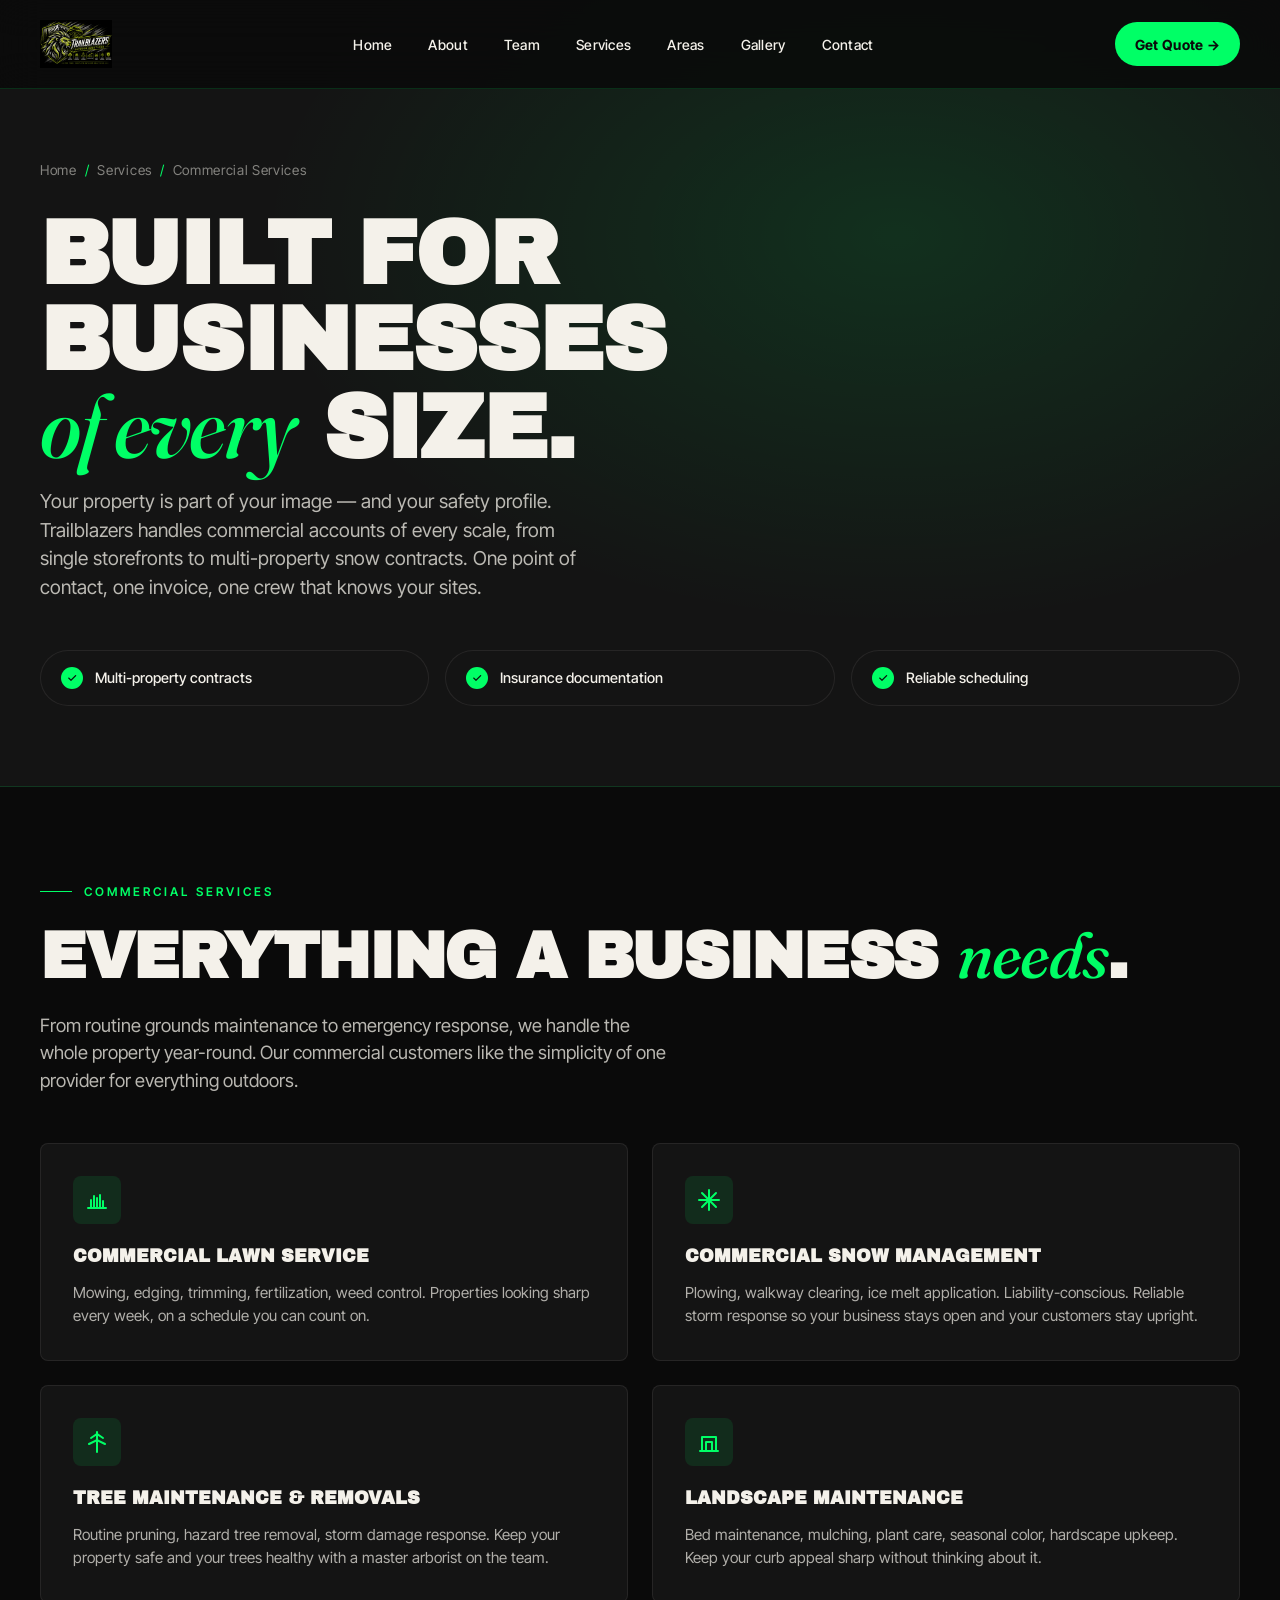
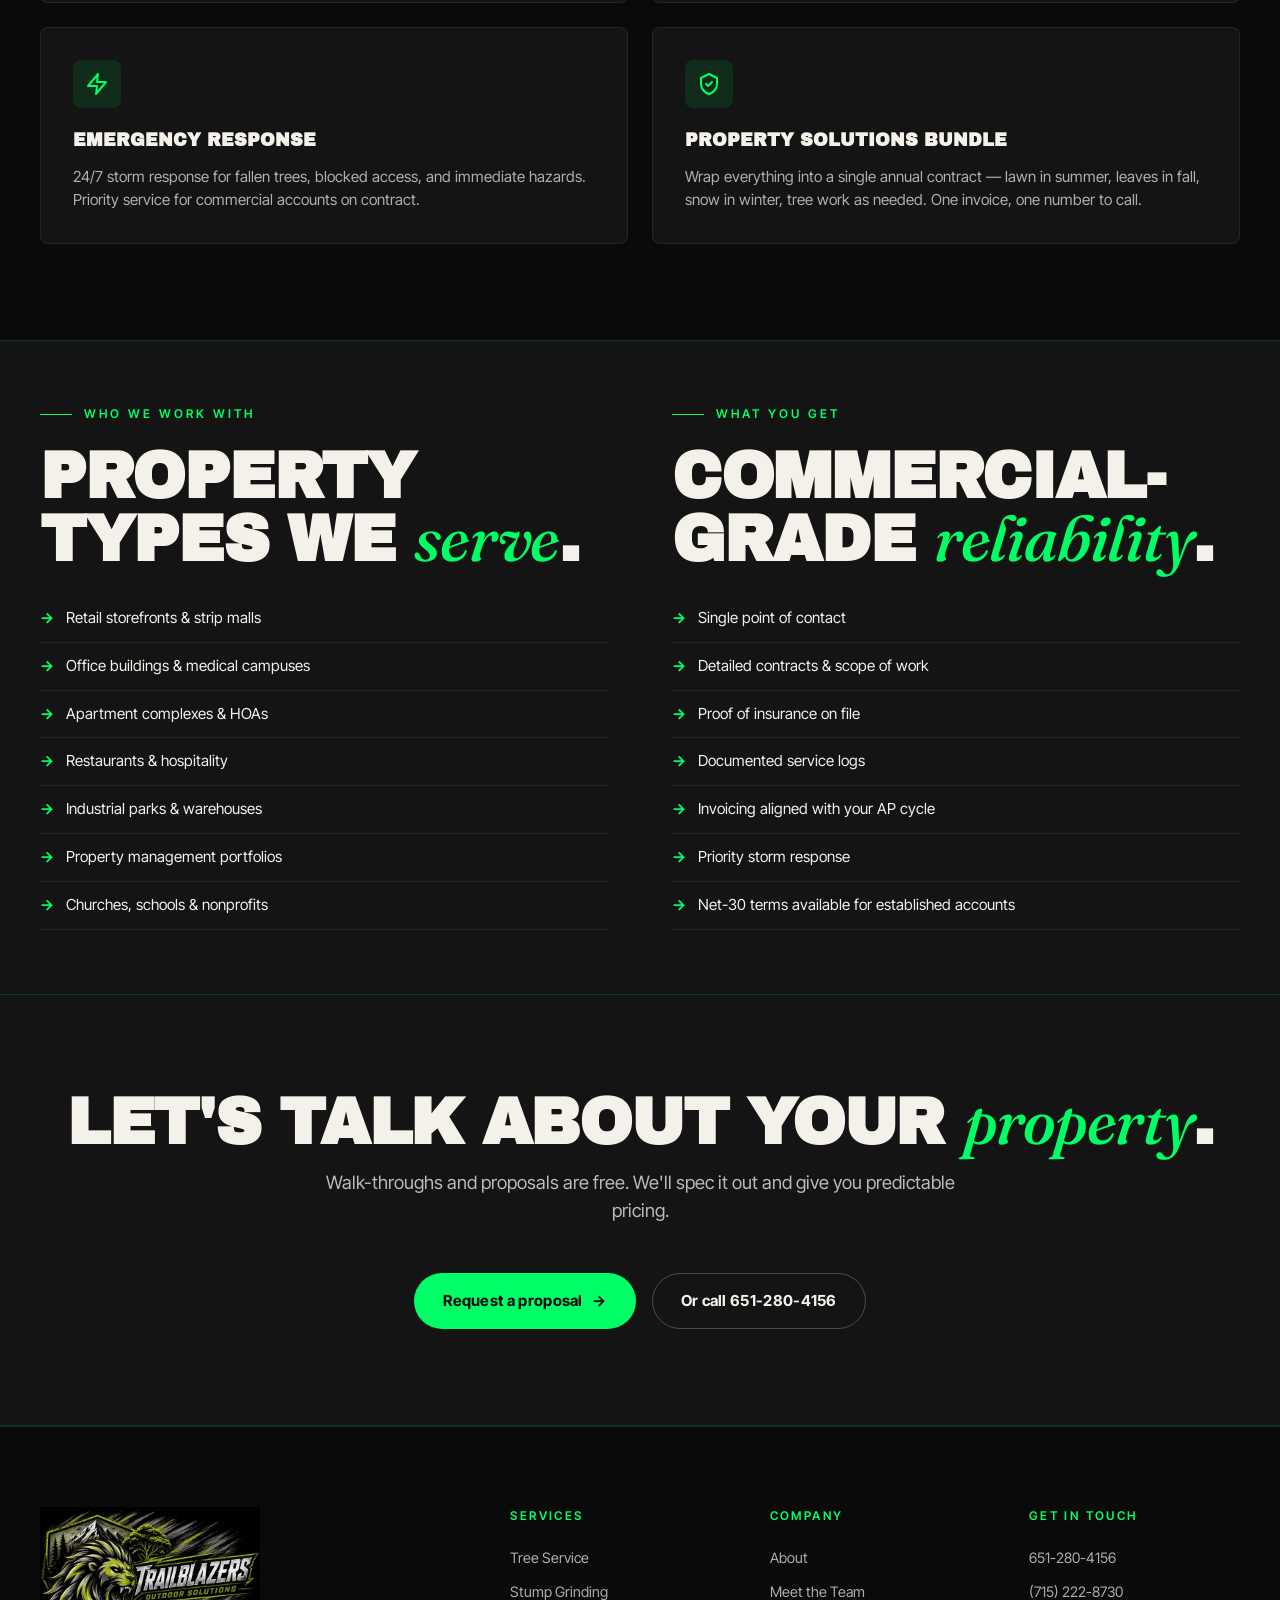
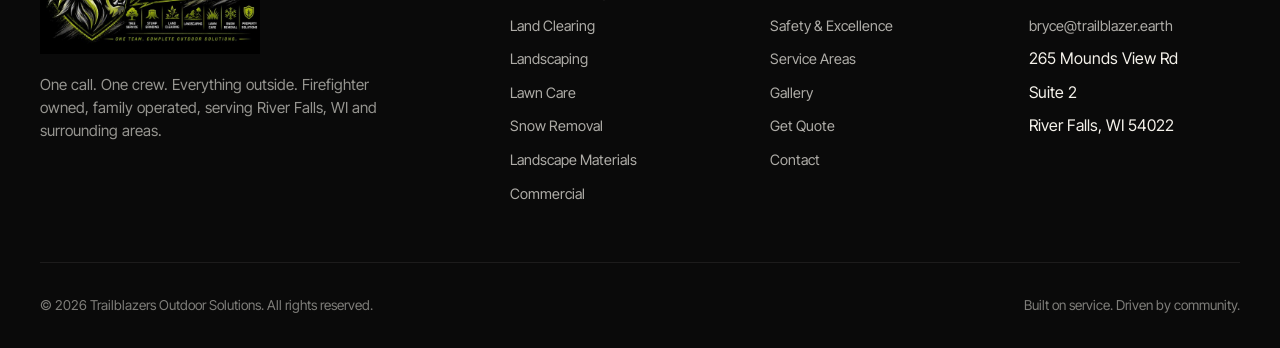
<file: commercial.html>
<!DOCTYPE html>
<html lang="en">
<head>
<meta charset="UTF-8">
<meta name="viewport" content="width=device-width, initial-scale=1.0">
<title>Commercial Services — Lawn, Tree & Snow | Trailblazers WI/MN</title>
<meta name="description" content="Commercial lawn care, tree services, and snow management for businesses in River Falls WI, Hudson WI, Stillwater MN, and surrounding areas. Multi-property contracts welcome. Call 651-280-4156.">
<meta name="keywords" content="commercial lawn care River Falls WI, commercial snow management, business landscaping, commercial tree service, multi-property contracts">
<meta name="robots" content="index, follow">
<link rel="canonical" href="https://www.trailblazer.earth/commercial.html">
<link rel="stylesheet" href="styles.css">
</head>
<body>

<nav class="nav">
  <a href="index.html" class="logo" aria-label="Trailblazers Outdoor Solutions home">
    <img src="assets/logo-nav.png" alt="Trailblazers Outdoor Solutions">
  </a>
  <ul class="nav-links">
    <li><a href="index.html">Home</a></li>
    <li><a href="about.html">About</a></li>
    <li><a href="team.html">Team</a></li>
    <li><a href="services.html">Services</a></li>
    <li><a href="service-areas.html">Areas</a></li>
    <li><a href="gallery.html">Gallery</a></li>
    <li><a href="contact.html">Contact</a></li>
  </ul>
  <a href="quote.html" class="nav-cta">Get Quote →</a>
  <button class="menu-toggle" aria-label="Toggle menu" aria-expanded="false">☰</button>
</nav>

<header class="page-header">
  <div class="page-header-inner">
    <div class="breadcrumb">
      <a href="index.html">Home</a>
      <span class="sep">/</span>
      <a href="services.html">Services</a>
      <span class="sep">/</span>
      <span>Commercial Services</span>
    </div>
    <h1>Built for<br>businesses<br><span class="accent">of every</span> size.</h1>
    <p class="hero-sub">Your property is part of your image — and your safety profile. Trailblazers handles commercial accounts of every scale, from single storefronts to multi-property snow contracts. One point of contact, one invoice, one crew that knows your sites.</p>

    <div class="service-hero-features">
      <div class="feature-pill"><span class="check">✓</span> Multi-property contracts</div>
      <div class="feature-pill"><span class="check">✓</span> Insurance documentation</div>
      <div class="feature-pill"><span class="check">✓</span> Reliable scheduling</div>
    </div>
  </div>
</header>

<section>
  <div class="section-inner">
    <div class="section-label">Commercial Services</div>
    <h2>Everything a business <span class="accent">needs</span>.</h2>
    <p class="lead">From routine grounds maintenance to emergency response, we handle the whole property year-round. Our commercial customers like the simplicity of one provider for everything outdoors.</p>

    <div class="detail-grid">
      <div class="detail-card">
        <div class="detail-card-icon">
          <svg width="24" height="24" viewBox="0 0 24 24" fill="none" stroke="currentColor" stroke-width="2"><path d="M3 20 L21 20 M6 20 L6 12 M9 20 L9 8 M12 20 L12 10 M15 20 L15 7 M18 20 L18 13" stroke-linecap="round"/></svg>
        </div>
        <h4>Commercial Lawn Service</h4>
        <p>Mowing, edging, trimming, fertilization, weed control. Properties looking sharp every week, on a schedule you can count on.</p>
      </div>

      <div class="detail-card">
        <div class="detail-card-icon">
          <svg width="24" height="24" viewBox="0 0 24 24" fill="none" stroke="currentColor" stroke-width="2"><path d="M12 2 L12 22 M2 12 L22 12 M5 5 L19 19 M19 5 L5 19" stroke-linecap="round"/></svg>
        </div>
        <h4>Commercial Snow Management</h4>
        <p>Plowing, walkway clearing, ice melt application. Liability-conscious. Reliable storm response so your business stays open and your customers stay upright.</p>
      </div>

      <div class="detail-card">
        <div class="detail-card-icon">
          <svg width="24" height="24" viewBox="0 0 24 24" fill="none" stroke="currentColor" stroke-width="2"><path d="M12 2 L12 22 M6 8 L12 4 L18 8 M4 14 L12 10 L20 14" stroke-linecap="round"/></svg>
        </div>
        <h4>Tree Maintenance & Removals</h4>
        <p>Routine pruning, hazard tree removal, storm damage response. Keep your property safe and your trees healthy with a master arborist on the team.</p>
      </div>

      <div class="detail-card">
        <div class="detail-card-icon">
          <svg width="24" height="24" viewBox="0 0 24 24" fill="none" stroke="currentColor" stroke-width="2"><path d="M3 21 L21 21 M5 21 L5 7 L19 7 L19 21 M9 21 L9 12 L15 12 L15 21" stroke-linecap="round" stroke-linejoin="round"/></svg>
        </div>
        <h4>Landscape Maintenance</h4>
        <p>Bed maintenance, mulching, plant care, seasonal color, hardscape upkeep. Keep your curb appeal sharp without thinking about it.</p>
      </div>

      <div class="detail-card">
        <div class="detail-card-icon">
          <svg width="24" height="24" viewBox="0 0 24 24" fill="none" stroke="currentColor" stroke-width="2"><path d="M13 2 L3 14 L12 14 L11 22 L21 10 L12 10 Z" stroke-linecap="round" stroke-linejoin="round"/></svg>
        </div>
        <h4>Emergency Response</h4>
        <p>24/7 storm response for fallen trees, blocked access, and immediate hazards. Priority service for commercial accounts on contract.</p>
      </div>

      <div class="detail-card">
        <div class="detail-card-icon">
          <svg width="24" height="24" viewBox="0 0 24 24" fill="none" stroke="currentColor" stroke-width="2"><path d="M12 2 L4 6 L4 12 C4 17 8 21 12 22 C16 21 20 17 20 12 L20 6 Z M9 12 L11 14 L15 10" stroke-linecap="round" stroke-linejoin="round"/></svg>
        </div>
        <h4>Property Solutions Bundle</h4>
        <p>Wrap everything into a single annual contract — lawn in summer, leaves in fall, snow in winter, tree work as needed. One invoice, one number to call.</p>
      </div>
    </div>
  </div>
</section>

<section class="commercial-band">
  <div class="commercial-inner">
    <div class="commercial-content">
      <div class="section-label">Who we work with</div>
      <h2>Property types we <span class="accent">serve</span>.</h2>
      <ul class="commercial-list">
        <li>Retail storefronts & strip malls</li>
        <li>Office buildings & medical campuses</li>
        <li>Apartment complexes & HOAs</li>
        <li>Restaurants & hospitality</li>
        <li>Industrial parks & warehouses</li>
        <li>Property management portfolios</li>
        <li>Churches, schools & nonprofits</li>
      </ul>
    </div>
    <div class="commercial-content">
      <div class="section-label">What you get</div>
      <h2>Commercial-grade <span class="accent">reliability</span>.</h2>
      <ul class="commercial-list">
        <li>Single point of contact</li>
        <li>Detailed contracts & scope of work</li>
        <li>Proof of insurance on file</li>
        <li>Documented service logs</li>
        <li>Invoicing aligned with your AP cycle</li>
        <li>Priority storm response</li>
        <li>Net-30 terms available for established accounts</li>
      </ul>
    </div>
  </div>
</section>

<section class="cta-band">
  <div class="section-inner">
    <h2>Let's talk about your <span class="accent">property</span>.</h2>
    <p class="lead">Walk-throughs and proposals are free. We'll spec it out and give you predictable pricing.</p>
    <div style="display:flex;gap:1rem;justify-content:center;flex-wrap:wrap;">
      <a href="quote.html" class="btn btn-primary">Request a proposal <span class="btn-arrow">→</span></a>
      <a href="tel:6512804156" class="btn btn-secondary">Or call 651-280-4156</a>
    </div>
  </div>
</section>

<footer>
  <div class="footer-inner">
    <div class="footer-top">
      <div class="footer-brand">
        <img src="assets/logo-medium.jpg" alt="Trailblazers Outdoor Solutions" class="footer-logo">
        <h4 style="display:none">Trailblazers Outdoor Solutions</h4>
        <p>One call. One crew. Everything outside. Firefighter owned, family operated, serving River Falls, WI and surrounding areas.</p>
      </div>
      <div class="footer-col">
        <h5>Services</h5>
        <ul>
          <li><a href="tree-removal.html">Tree Service</a></li>
          <li><a href="tree-removal.html">Stump Grinding</a></li>
          <li><a href="services.html#land-clearing">Land Clearing</a></li>
          <li><a href="landscaping.html">Landscaping</a></li>
          <li><a href="lawn-care.html">Lawn Care</a></li>
          <li><a href="snow-removal.html">Snow Removal</a></li>
          <li><a href="landscape-materials.html">Landscape Materials</a></li>
          <li><a href="commercial.html">Commercial</a></li>
        </ul>
      </div>
      <div class="footer-col">
        <h5>Company</h5>
        <ul>
          <li><a href="about.html">About</a></li>
          <li><a href="team.html">Meet the Team</a></li>
          <li><a href="safety.html">Safety & Excellence</a></li>
          <li><a href="service-areas.html">Service Areas</a></li>
          <li><a href="gallery.html">Gallery</a></li>
          <li><a href="quote.html">Get Quote</a></li>
          <li><a href="contact.html">Contact</a></li>
        </ul>
      </div>
      <div class="footer-col">
        <h5>Get In Touch</h5>
        <ul>
          <li><a href="tel:6512804156">651-280-4156</a></li>
          <li><a href="tel:7152228730">(715) 222-8730</a></li>
          <li><a href="mailto:bryce@trailblazer.earth">bryce@trailblazer.earth</a></li>
          <li>265 Mounds View Rd</li>
          <li>Suite 2</li>
          <li>River Falls, WI 54022</li>
        </ul>
      </div>
    </div>
    <div class="footer-bottom">
      <div>© <span id="year"></span> Trailblazers Outdoor Solutions. All rights reserved.</div>
      <div>Built on service. Driven by community.</div>
    </div>
  </div>
</footer>

<script>document.getElementById('year').textContent = new Date().getFullYear();</script>
<script src="main.js"></script>
</body>
</html>
</file>
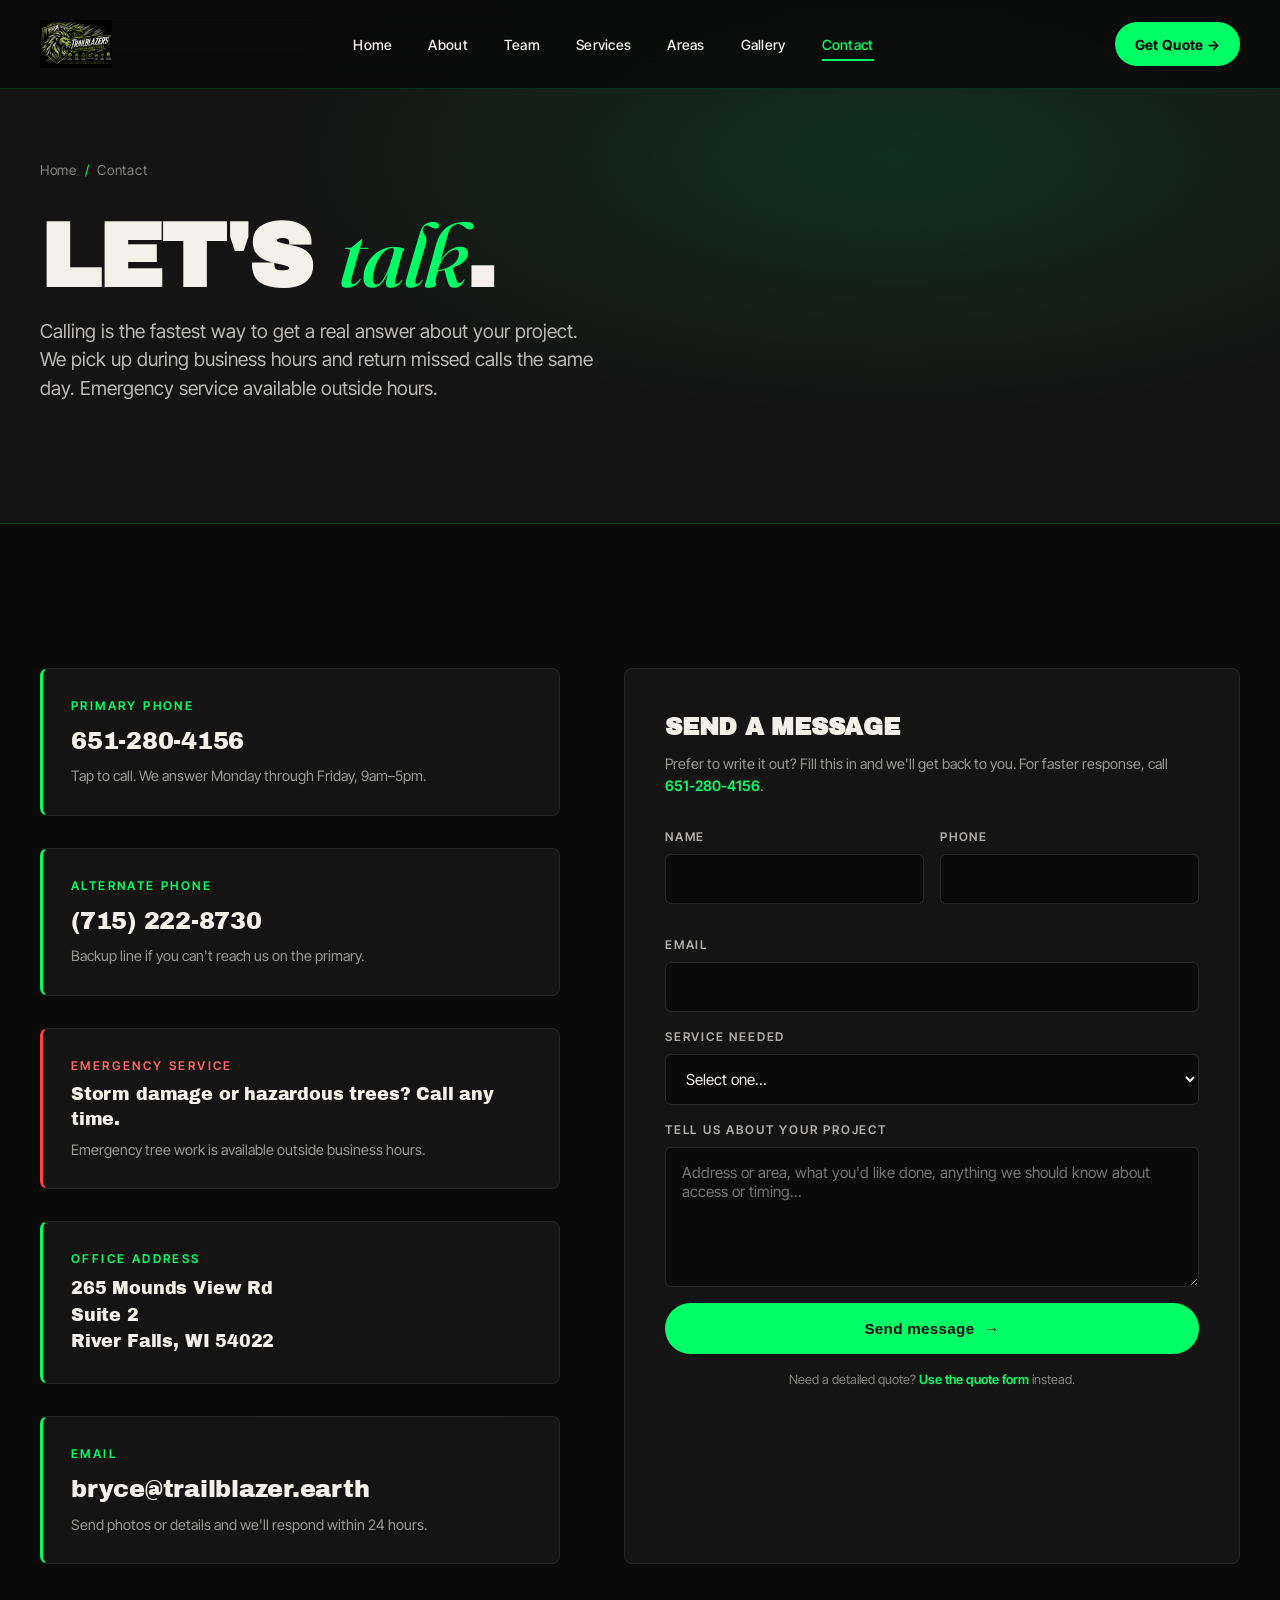
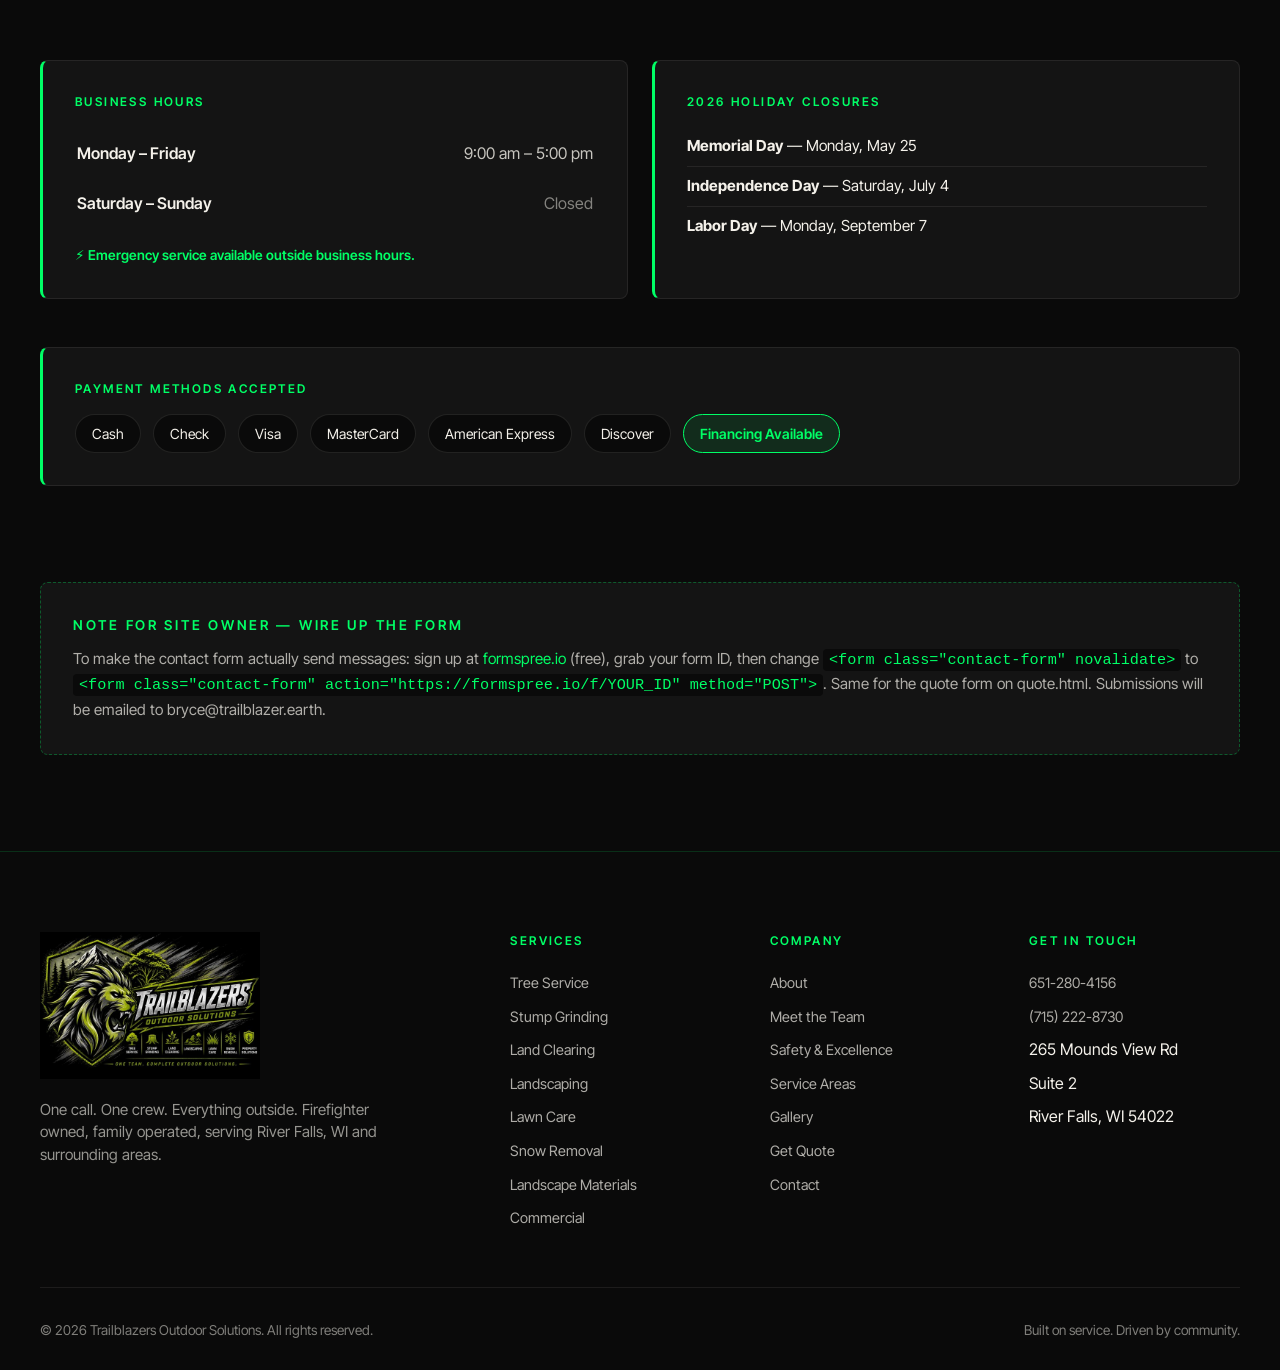
<file: contact.html>
<!DOCTYPE html>
<html lang="en">
<head>
<meta charset="UTF-8">
<meta name="viewport" content="width=device-width, initial-scale=1.0">
<title>Contact Trailblazers Outdoor Solutions — River Falls, WI | 651-280-4156</title>
<meta name="description" content="Get in touch with Trailblazers Outdoor Solutions in River Falls, WI. Free estimates for tree service, lawn care, landscaping, and snow removal. Call 651-280-4156. Emergency service available.">
<meta name="robots" content="index, follow">
<link rel="canonical" href="https://www.trailblazer.earth/contact.html">
<link rel="stylesheet" href="styles.css">
</head>
<body>

<nav class="nav">
  <a href="index.html" class="logo" aria-label="Trailblazers Outdoor Solutions home">
    <img src="assets/logo-nav.png" alt="Trailblazers Outdoor Solutions">
  </a>
  <ul class="nav-links">
    <li><a href="index.html">Home</a></li>
    <li><a href="about.html">About</a></li>
    <li><a href="team.html">Team</a></li>
    <li><a href="services.html">Services</a></li>
    <li><a href="service-areas.html">Areas</a></li>
    <li><a href="gallery.html">Gallery</a></li>
    <li><a href="contact.html">Contact</a></li>
  </ul>
  <a href="quote.html" class="nav-cta">Get Quote →</a>
  <button class="menu-toggle" aria-label="Toggle menu" aria-expanded="false">☰</button>
</nav>

<header class="page-header">
  <div class="page-header-inner">
    <div class="breadcrumb">
      <a href="index.html">Home</a>
      <span class="sep">/</span>
      <span>Contact</span>
    </div>
    <h1>Let's <span class="accent">talk</span>.</h1>
    <p class="hero-sub">Calling is the fastest way to get a real answer about your project. We pick up during business hours and return missed calls the same day. Emergency service available outside hours.</p>
  </div>
</header>

<section>
  <div class="section-inner">
    <div class="contact-grid">

      <div class="contact-info">
        <div class="contact-block">
          <div class="contact-block-label">Primary Phone</div>
          <div class="contact-block-value">
            <a href="tel:6512804156">651-280-4156</a>
          </div>
          <div class="contact-block-sub">Tap to call. We answer Monday through Friday, 9am–5pm.</div>
        </div>

        <div class="contact-block">
          <div class="contact-block-label">Alternate Phone</div>
          <div class="contact-block-value">
            <a href="tel:7152228730">(715) 222-8730</a>
          </div>
          <div class="contact-block-sub">Backup line if you can't reach us on the primary.</div>
        </div>

        <div class="contact-block" style="border-left-color: #ff4444;">
          <div class="contact-block-label" style="color: #ff6666;">Emergency Service</div>
          <div class="contact-block-value" style="font-size: 1.1rem; line-height: 1.4;">
            Storm damage or hazardous trees? Call any time.
          </div>
          <div class="contact-block-sub">Emergency tree work is available outside business hours.</div>
        </div>

        <div class="contact-block">
          <div class="contact-block-label">Office Address</div>
          <div class="contact-block-value" style="font-size: 1.1rem; line-height: 1.5;">
            265 Mounds View Rd<br>
            Suite 2<br>
            River Falls, WI 54022
          </div>
        </div>

        <div class="contact-block">
          <div class="contact-block-label">Email</div>
          <div class="contact-block-value">
            <a href="mailto:bryce@trailblazer.earth">bryce@trailblazer.earth</a>
          </div>
          <div class="contact-block-sub">Send photos or details and we'll respond within 24 hours.</div>
        </div>
      </div>

      <form class="contact-form" novalidate>
        <h3 style="margin-bottom: 0.5rem;">Send a message</h3>
        <p style="color: rgba(244, 241, 234, 0.6); font-size: 0.9rem; margin-bottom: 2rem;">
          Prefer to write it out? Fill this in and we'll get back to you. For faster response, call <a href="tel:6512804156" style="color: var(--green); font-weight: 600;">651-280-4156</a>.
        </p>

        <div class="form-row">
          <div class="form-field">
            <label for="name">Name</label>
            <input type="text" id="name" name="name" required>
          </div>
          <div class="form-field">
            <label for="phone">Phone</label>
            <input type="tel" id="phone" name="phone" required>
          </div>
        </div>

        <div class="form-field">
          <label for="email">Email</label>
          <input type="email" id="email" name="email">
        </div>

        <div class="form-field">
          <label for="service">Service needed</label>
          <select id="service" name="service">
            <option value="">Select one...</option>
            <option value="tree-service">Tree Service</option>
            <option value="stump-grinding">Stump Grinding</option>
            <option value="land-clearing">Land Clearing</option>
            <option value="landscaping">Landscaping</option>
            <option value="lawn-care">Lawn Care</option>
            <option value="snow-removal">Snow Removal</option>
            <option value="property-solutions">Property Solutions</option>
            <option value="emergency">Emergency / Storm Damage</option>
            <option value="multiple">Multiple services</option>
          </select>
        </div>

        <div class="form-field">
          <label for="message">Tell us about your project</label>
          <textarea id="message" name="message" placeholder="Address or area, what you'd like done, anything we should know about access or timing..."></textarea>
        </div>

        <button type="submit" class="btn btn-primary" style="width: 100%; justify-content: center;">
          Send message
          <span class="btn-arrow">→</span>
        </button>

        <p style="font-size: 0.8rem; color: rgba(244, 241, 234, 0.5); margin-top: 1rem; text-align: center;">
          Need a detailed quote? <a href="quote.html" style="color: var(--green); font-weight: 600;">Use the quote form</a> instead.
        </p>
      </form>

    </div>
  </div>
</section>

<section style="padding-top:0">
  <div class="section-inner">

    <div style="display: grid; grid-template-columns: 1fr 1fr; gap: 1.5rem; margin-bottom: 3rem;">

      <div class="contact-block" style="background: var(--ink); padding: 2rem;">
        <div class="contact-block-label">Business Hours</div>
        <table style="width: 100%; margin-top: 1rem; font-size: 1rem;">
          <tr style="border-bottom: 1px solid rgba(244,241,234,0.08);">
            <td style="padding: 0.75rem 0; font-weight: 600;">Monday – Friday</td>
            <td style="padding: 0.75rem 0; text-align: right; color: rgba(244,241,234,0.8);">9:00 am – 5:00 pm</td>
          </tr>
          <tr>
            <td style="padding: 0.75rem 0; font-weight: 600;">Saturday – Sunday</td>
            <td style="padding: 0.75rem 0; text-align: right; color: rgba(244,241,234,0.5);">Closed</td>
          </tr>
        </table>
        <p style="font-size: 0.85rem; color: var(--green); margin-top: 1rem; font-weight: 600;">
          ⚡ Emergency service available outside business hours.
        </p>
      </div>

      <div class="contact-block" style="background: var(--ink); padding: 2rem;">
        <div class="contact-block-label">2026 Holiday Closures</div>
        <ul style="list-style: none; margin-top: 1rem; font-size: 0.95rem;">
          <li style="padding: 0.5rem 0; border-bottom: 1px solid rgba(244,241,234,0.08);">
            <strong>Memorial Day</strong> — Monday, May 25
          </li>
          <li style="padding: 0.5rem 0; border-bottom: 1px solid rgba(244,241,234,0.08);">
            <strong>Independence Day</strong> — Saturday, July 4
          </li>
          <li style="padding: 0.5rem 0;">
            <strong>Labor Day</strong> — Monday, September 7
          </li>
        </ul>
      </div>

    </div>

    <div class="contact-block" style="background: var(--ink); padding: 2rem;">
      <div class="contact-block-label">Payment Methods Accepted</div>
      <div style="display: flex; flex-wrap: wrap; gap: 0.75rem; margin-top: 1rem;">
        <span style="padding: 0.5rem 1rem; background: var(--black); border: 1px solid rgba(244,241,234,0.1); border-radius: 999px; font-size: 0.875rem;">Cash</span>
        <span style="padding: 0.5rem 1rem; background: var(--black); border: 1px solid rgba(244,241,234,0.1); border-radius: 999px; font-size: 0.875rem;">Check</span>
        <span style="padding: 0.5rem 1rem; background: var(--black); border: 1px solid rgba(244,241,234,0.1); border-radius: 999px; font-size: 0.875rem;">Visa</span>
        <span style="padding: 0.5rem 1rem; background: var(--black); border: 1px solid rgba(244,241,234,0.1); border-radius: 999px; font-size: 0.875rem;">MasterCard</span>
        <span style="padding: 0.5rem 1rem; background: var(--black); border: 1px solid rgba(244,241,234,0.1); border-radius: 999px; font-size: 0.875rem;">American Express</span>
        <span style="padding: 0.5rem 1rem; background: var(--black); border: 1px solid rgba(244,241,234,0.1); border-radius: 999px; font-size: 0.875rem;">Discover</span>
        <span style="padding: 0.5rem 1rem; background: rgba(0, 255, 102, 0.1); border: 1px solid var(--green); border-radius: 999px; font-size: 0.875rem; color: var(--green); font-weight: 600;">Financing Available</span>
      </div>
    </div>

  </div>
</section>

<section style="padding-top:0">
  <div class="section-inner">
    <div style="padding: 2rem; background: var(--ink); border: 1px dashed rgba(0, 255, 102, 0.3); border-radius: 8px;">
      <p style="color: var(--green); font-size: 0.85rem; letter-spacing: 0.2em; text-transform: uppercase; font-weight: 600; margin-bottom: 0.75rem;">Note for site owner — wire up the form</p>
      <p style="color: rgba(244, 241, 234, 0.7); font-size: 0.95rem; line-height: 1.6;">
        To make the contact form actually send messages: sign up at <a href="https://formspree.io" style="color: var(--green);">formspree.io</a> (free), grab your form ID, then change <code style="color: var(--green); background: var(--black); padding: 2px 6px; border-radius: 4px;">&lt;form class="contact-form" novalidate&gt;</code> to <code style="color: var(--green); background: var(--black); padding: 2px 6px; border-radius: 4px;">&lt;form class="contact-form" action="https://formspree.io/f/YOUR_ID" method="POST"&gt;</code>. Same for the quote form on quote.html. Submissions will be emailed to bryce@trailblazer.earth.
      </p>
    </div>
  </div>
</section>

<footer>
  <div class="footer-inner">
    <div class="footer-top">
      <div class="footer-brand">
        <img src="assets/logo-medium.jpg" alt="Trailblazers Outdoor Solutions" class="footer-logo">
        <h4 style="display:none">Trailblazers Outdoor Solutions</h4>
        <p>One call. One crew. Everything outside. Firefighter owned, family operated, serving River Falls, WI and surrounding areas.</p>
      </div>
      <div class="footer-col">
        <h5>Services</h5>
        <ul>
          <li><a href="tree-removal.html">Tree Service</a></li>
          <li><a href="tree-removal.html">Stump Grinding</a></li>
          <li><a href="services.html#land-clearing">Land Clearing</a></li>
          <li><a href="landscaping.html">Landscaping</a></li>
          <li><a href="lawn-care.html">Lawn Care</a></li>
          <li><a href="snow-removal.html">Snow Removal</a></li>
          <li><a href="landscape-materials.html">Landscape Materials</a></li>
          <li><a href="commercial.html">Commercial</a></li>
        </ul>
      </div>
      <div class="footer-col">
        <h5>Company</h5>
        <ul>
          <li><a href="about.html">About</a></li>
          <li><a href="team.html">Meet the Team</a></li>
          <li><a href="safety.html">Safety & Excellence</a></li>
          <li><a href="service-areas.html">Service Areas</a></li>
          <li><a href="gallery.html">Gallery</a></li>
          <li><a href="quote.html">Get Quote</a></li>
          <li><a href="contact.html">Contact</a></li>
        </ul>
      </div>
      <div class="footer-col">
        <h5>Get In Touch</h5>
        <ul>
          <li><a href="tel:6512804156">651-280-4156</a></li>
          <li><a href="tel:7152228730">(715) 222-8730</a></li>
          <li>265 Mounds View Rd</li>
          <li>Suite 2</li>
          <li>River Falls, WI 54022</li>
        </ul>
      </div>
    </div>
    <div class="footer-bottom">
      <div>© <span id="year"></span> Trailblazers Outdoor Solutions. All rights reserved.</div>
      <div>Built on service. Driven by community.</div>
    </div>
  </div>
</footer>

<script>document.getElementById('year').textContent = new Date().getFullYear();</script>
<script src="main.js"></script>
</body>
</html>
</file>
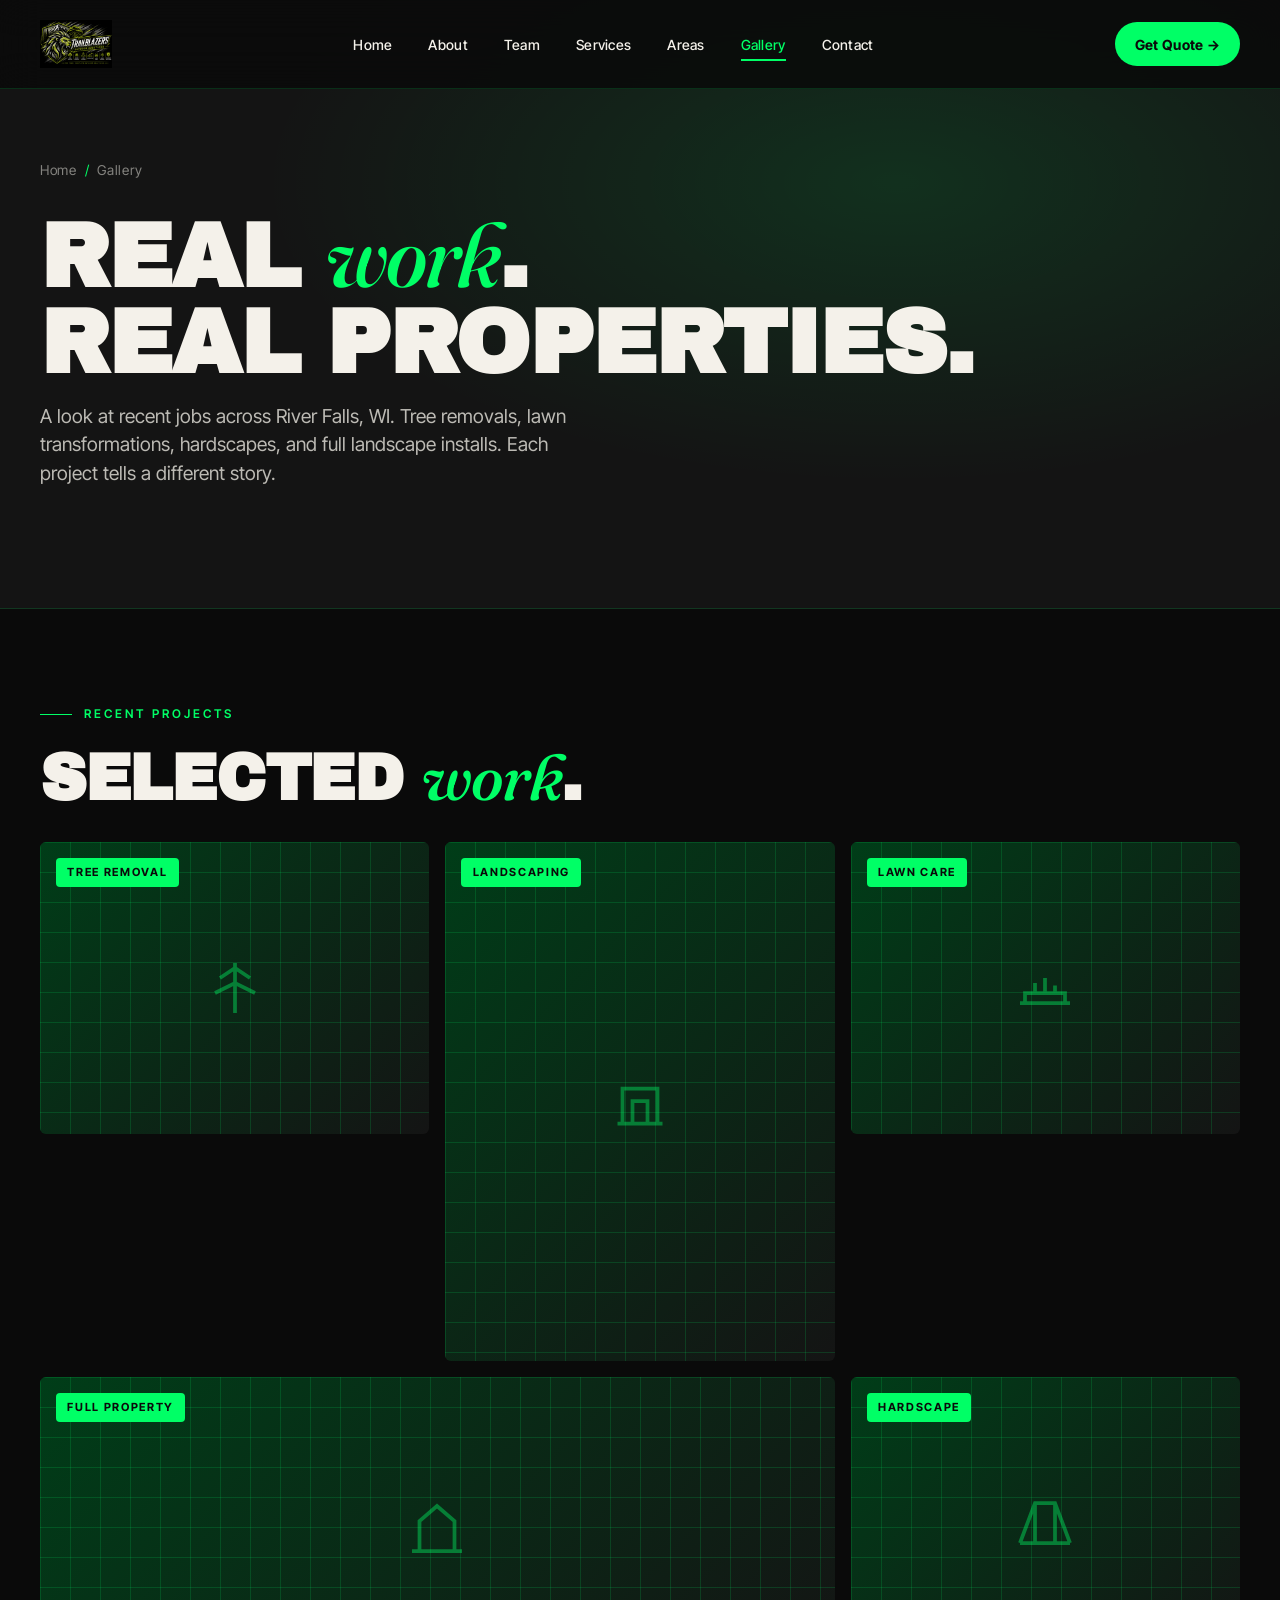
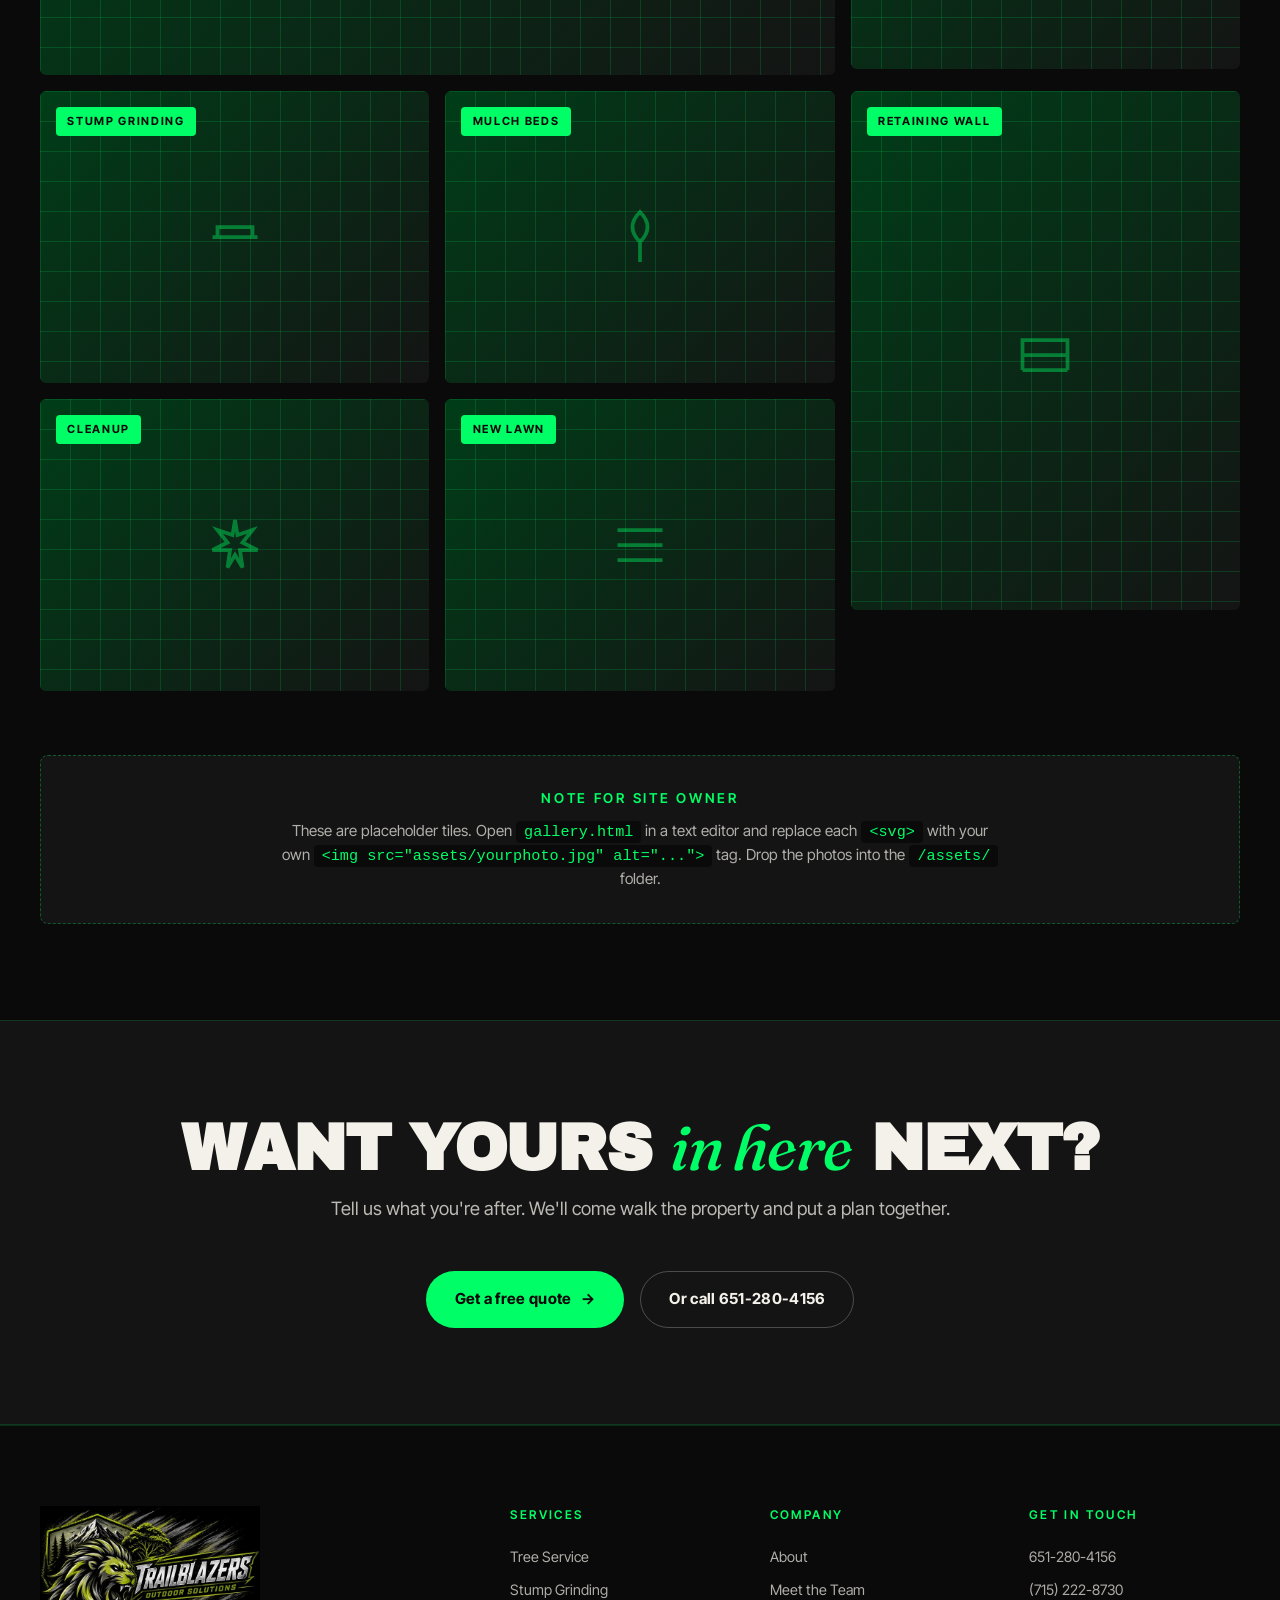
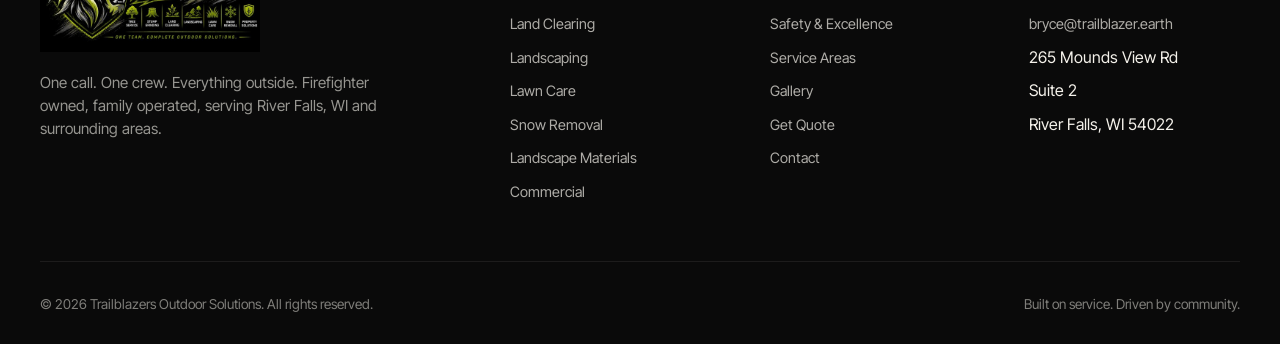
<file: gallery.html>
<!DOCTYPE html>
<html lang="en">
<head>
<meta charset="UTF-8">
<meta name="viewport" content="width=device-width, initial-scale=1.0">
<title>Project Gallery — Tree, Lawn & Landscape Work | Trailblazers Outdoor Solutions</title>
<meta name="description" content="See past Trailblazerss projects in River Falls, WI. Tree removals, lawn transformations, and custom landscapes. Real work, real properties.">
<meta name="robots" content="index, follow">
<link rel="canonical" href="https://www.trailblazer.earth/gallery.html">
<link rel="stylesheet" href="styles.css">
</head>
<body>

<nav class="nav">
  <a href="index.html" class="logo" aria-label="Trailblazers Outdoor Solutions home">
    <img src="assets/logo-nav.png" alt="Trailblazers Outdoor Solutions">
  </a>
  <ul class="nav-links">
    <li><a href="index.html">Home</a></li>
    <li><a href="about.html">About</a></li>
    <li><a href="team.html">Team</a></li>
    <li><a href="services.html">Services</a></li>
    <li><a href="service-areas.html">Areas</a></li>
    <li><a href="gallery.html">Gallery</a></li>
    <li><a href="contact.html">Contact</a></li>
  </ul>
  <a href="quote.html" class="nav-cta">Get Quote →</a>
  <button class="menu-toggle" aria-label="Toggle menu" aria-expanded="false">☰</button>
</nav>

<header class="page-header">
  <div class="page-header-inner">
    <div class="breadcrumb">
      <a href="index.html">Home</a>
      <span class="sep">/</span>
      <span>Gallery</span>
    </div>
    <h1>Real <span class="accent">work</span>.<br>Real properties.</h1>
    <p class="hero-sub">A look at recent jobs across River Falls, WI. Tree removals, lawn transformations, hardscapes, and full landscape installs. Each project tells a different story.</p>
  </div>
</header>

<section>
  <div class="section-inner">
    <div class="section-label">Recent Projects</div>
    <h2>Selected <span class="accent">work</span>.</h2>

    <!--
      GALLERY INSTRUCTIONS:
      Replace each gallery-item below with your own image.
      Format:
      <div class="gallery-item">
        <span class="gallery-item-tag">TREE REMOVAL</span>
        <img src="assets/your-photo.jpg" alt="Description of what's in the photo">
      </div>

      Place photos in the /assets/ folder. Recommended sizes:
      - Standard: 800x600 px
      - Tall (.tall class): 600x800 px
      - Wide (.wide class): 1600x600 px
    -->

    <div class="gallery-grid">

      <div class="gallery-item">
        <span class="gallery-item-tag">Tree Removal</span>
        <svg class="gallery-item-icon" viewBox="0 0 24 24" fill="none" stroke="currentColor" stroke-width="1.5"><path d="M12 2 L12 22 M6 8 L12 4 L18 8 M4 14 L12 10 L20 14"/></svg>
      </div>

      <div class="gallery-item tall">
        <span class="gallery-item-tag">Landscaping</span>
        <svg class="gallery-item-icon" viewBox="0 0 24 24" fill="none" stroke="currentColor" stroke-width="1.5"><path d="M3 21 L21 21 M5 21 L5 7 L19 7 L19 21 M9 21 L9 12 L15 12 L15 21"/></svg>
      </div>

      <div class="gallery-item">
        <span class="gallery-item-tag">Lawn Care</span>
        <svg class="gallery-item-icon" viewBox="0 0 24 24" fill="none" stroke="currentColor" stroke-width="1.5"><path d="M2 18 L22 18 M4 18 L4 14 L20 14 L20 18 M8 14 L8 10 M12 14 L12 8 M16 14 L16 11"/></svg>
      </div>

      <div class="gallery-item wide">
        <span class="gallery-item-tag">Full Property</span>
        <svg class="gallery-item-icon" viewBox="0 0 24 24" fill="none" stroke="currentColor" stroke-width="1.5"><path d="M2 22 L22 22 M5 22 L5 10 L12 4 L19 10 L19 22"/></svg>
      </div>

      <div class="gallery-item">
        <span class="gallery-item-tag">Hardscape</span>
        <svg class="gallery-item-icon" viewBox="0 0 24 24" fill="none" stroke="currentColor" stroke-width="1.5"><path d="M2 20 L22 20 M2 20 L8 4 L16 4 L22 20 M8 4 L8 20 M16 4 L16 20"/></svg>
      </div>

      <div class="gallery-item">
        <span class="gallery-item-tag">Stump Grinding</span>
        <svg class="gallery-item-icon" viewBox="0 0 24 24" fill="none" stroke="currentColor" stroke-width="1.5"><path d="M3 12 L21 12 M5 12 L5 8 L19 8 L19 12"/></svg>
      </div>

      <div class="gallery-item">
        <span class="gallery-item-tag">Mulch Beds</span>
        <svg class="gallery-item-icon" viewBox="0 0 24 24" fill="none" stroke="currentColor" stroke-width="1.5"><path d="M12 2 C8 6 8 10 12 14 C16 10 16 6 12 2 Z M12 14 L12 22"/></svg>
      </div>

      <div class="gallery-item tall">
        <span class="gallery-item-tag">Retaining Wall</span>
        <svg class="gallery-item-icon" viewBox="0 0 24 24" fill="none" stroke="currentColor" stroke-width="1.5"><path d="M3 20 L21 20 M3 20 L3 14 L21 14 L21 20 M3 14 L3 8 L21 8 L21 14"/></svg>
      </div>

      <div class="gallery-item">
        <span class="gallery-item-tag">Cleanup</span>
        <svg class="gallery-item-icon" viewBox="0 0 24 24" fill="none" stroke="currentColor" stroke-width="1.5"><path d="M12 2 L13 8 L19 6 L15 11 L21 14 L14 14 L15 21 L12 16 L9 21 L10 14 L3 14 L9 11 L5 6 L11 8 Z"/></svg>
      </div>

      <div class="gallery-item">
        <span class="gallery-item-tag">New Lawn</span>
        <svg class="gallery-item-icon" viewBox="0 0 24 24" fill="none" stroke="currentColor" stroke-width="1.5"><path d="M3 6 L21 6 M3 12 L21 12 M3 18 L21 18"/></svg>
      </div>

    </div>

    <div style="margin-top: 4rem; padding: 2rem; background: var(--ink); border: 1px dashed rgba(0, 255, 102, 0.3); border-radius: 8px; text-align: center;">
      <p style="color: var(--green); font-size: 0.85rem; letter-spacing: 0.2em; text-transform: uppercase; font-weight: 600; margin-bottom: 0.75rem;">Note for site owner</p>
      <p style="color: rgba(244, 241, 234, 0.7); font-size: 0.95rem; max-width: 720px; margin: 0 auto;">
        These are placeholder tiles. Open <code style="color: var(--green); background: var(--black); padding: 2px 8px; border-radius: 4px;">gallery.html</code> in a text editor and replace each <code style="color: var(--green); background: var(--black); padding: 2px 8px; border-radius: 4px;">&lt;svg&gt;</code> with your own <code style="color: var(--green); background: var(--black); padding: 2px 8px; border-radius: 4px;">&lt;img src="assets/yourphoto.jpg" alt="..."&gt;</code> tag. Drop the photos into the <code style="color: var(--green); background: var(--black); padding: 2px 8px; border-radius: 4px;">/assets/</code> folder.
      </p>
    </div>

  </div>
</section>

<section class="cta-band">
  <div class="section-inner">
    <h2>Want yours <span class="accent">in here</span> next?</h2>
    <p class="lead">Tell us what you're after. We'll come walk the property and put a plan together.</p>
    <div style="display:flex;gap:1rem;justify-content:center;flex-wrap:wrap;">
      <a href="quote.html" class="btn btn-primary">Get a free quote <span class="btn-arrow">→</span></a>
      <a href="tel:6512804156" class="btn btn-secondary">Or call 651-280-4156</a>
    </div>
  </div>
</section>

<footer>
  <div class="footer-inner">
    <div class="footer-top">
      <div class="footer-brand">
        <img src="assets/logo-medium.jpg" alt="Trailblazers Outdoor Solutions" class="footer-logo">
        <h4 style="display:none">Trailblazers Outdoor Solutions</h4>
        <p>One call. One crew. Everything outside. Firefighter owned, family operated, serving River Falls, WI and surrounding areas.</p>
      </div>
      <div class="footer-col">
        <h5>Services</h5>
        <ul>
          <li><a href="tree-removal.html">Tree Service</a></li>
          <li><a href="tree-removal.html">Stump Grinding</a></li>
          <li><a href="services.html#land-clearing">Land Clearing</a></li>
          <li><a href="landscaping.html">Landscaping</a></li>
          <li><a href="lawn-care.html">Lawn Care</a></li>
          <li><a href="snow-removal.html">Snow Removal</a></li>
          <li><a href="landscape-materials.html">Landscape Materials</a></li>
          <li><a href="commercial.html">Commercial</a></li>
        </ul>
      </div>
      <div class="footer-col">
        <h5>Company</h5>
        <ul>
          <li><a href="about.html">About</a></li>
          <li><a href="team.html">Meet the Team</a></li>
          <li><a href="safety.html">Safety & Excellence</a></li>
          <li><a href="service-areas.html">Service Areas</a></li>
          <li><a href="gallery.html">Gallery</a></li>
          <li><a href="quote.html">Get Quote</a></li>
          <li><a href="contact.html">Contact</a></li>
        </ul>
      </div>
      <div class="footer-col">
        <h5>Get In Touch</h5>
        <ul>
          <li><a href="tel:6512804156">651-280-4156</a></li>
          <li><a href="tel:7152228730">(715) 222-8730</a></li>
          <li><a href="mailto:bryce@trailblazer.earth">bryce@trailblazer.earth</a></li>
          <li>265 Mounds View Rd</li>
          <li>Suite 2</li>
          <li>River Falls, WI 54022</li>
        </ul>
      </div>
    </div>
    <div class="footer-bottom">
      <div>© <span id="year"></span> Trailblazers Outdoor Solutions. All rights reserved.</div>
      <div>Built on service. Driven by community.</div>
    </div>
  </div>
</footer>

<script>document.getElementById('year').textContent = new Date().getFullYear();</script>
<script src="main.js"></script>
</body>
</html>
</file>
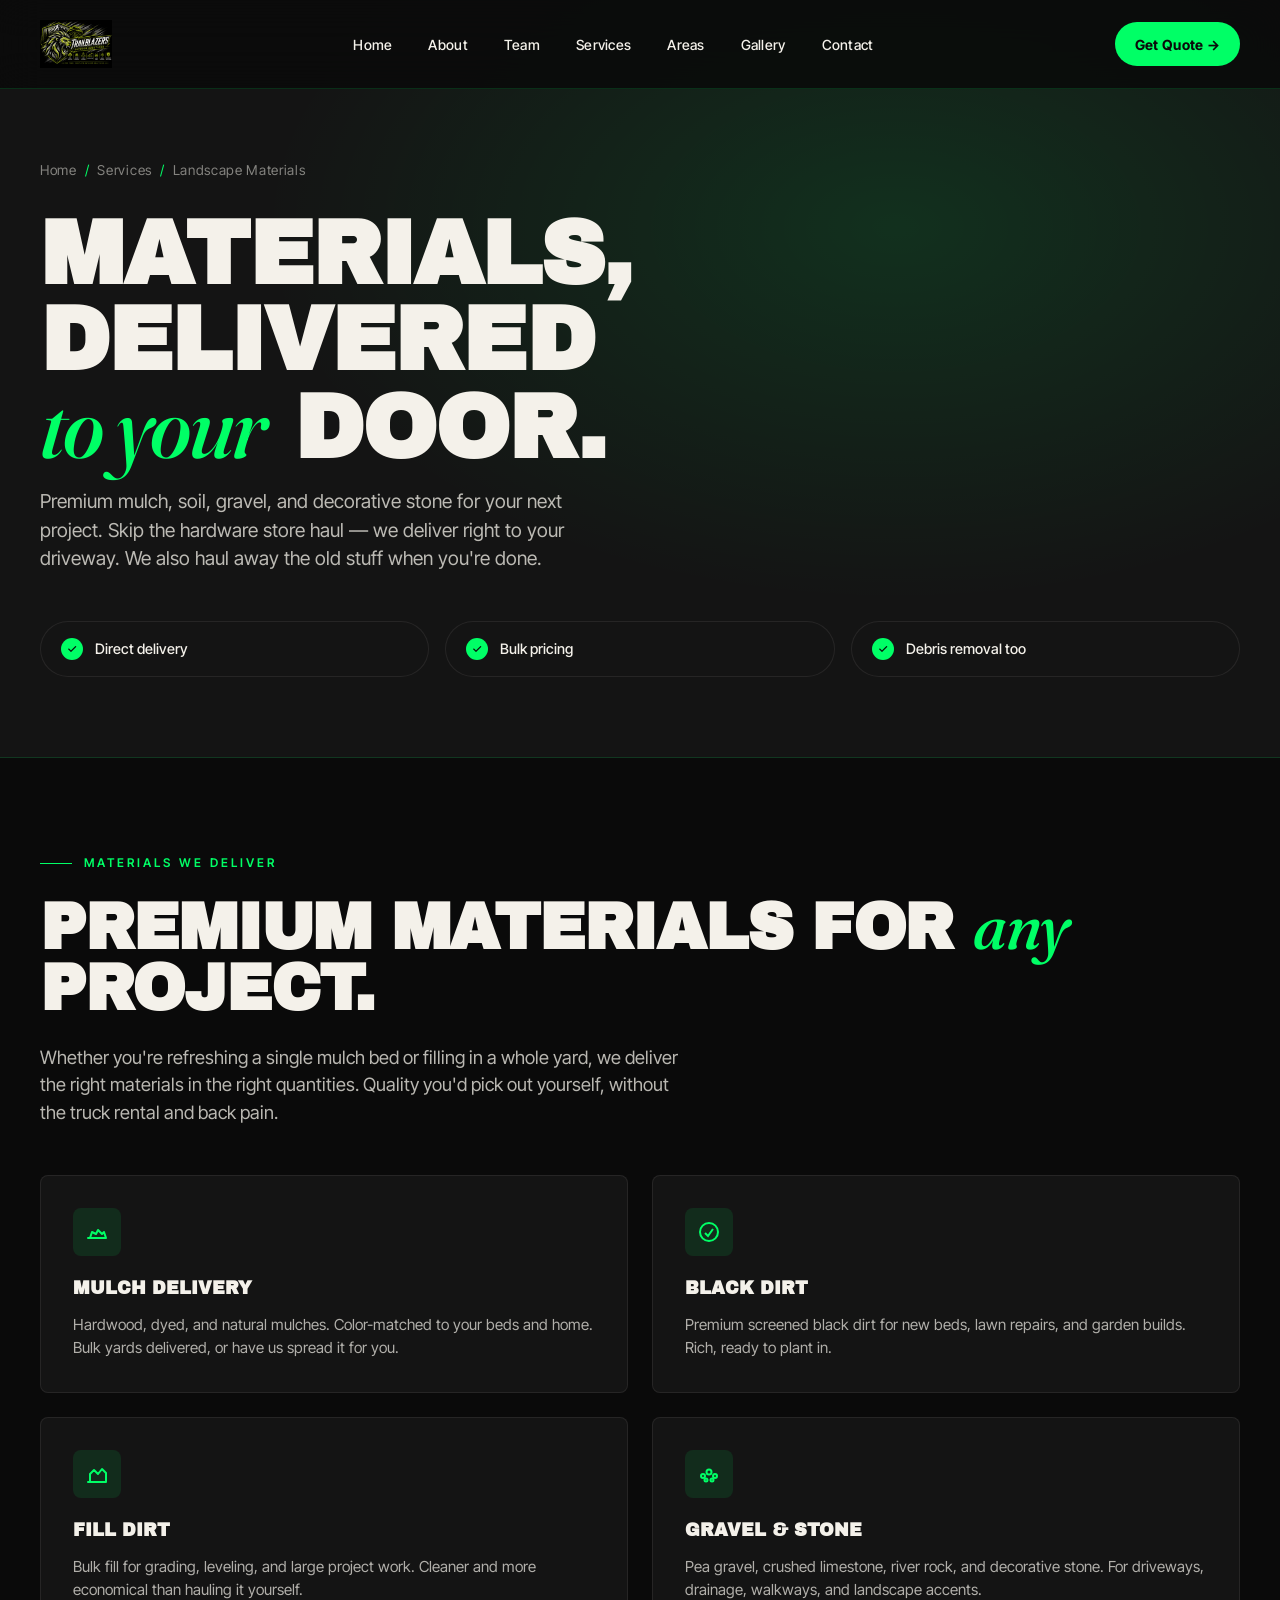
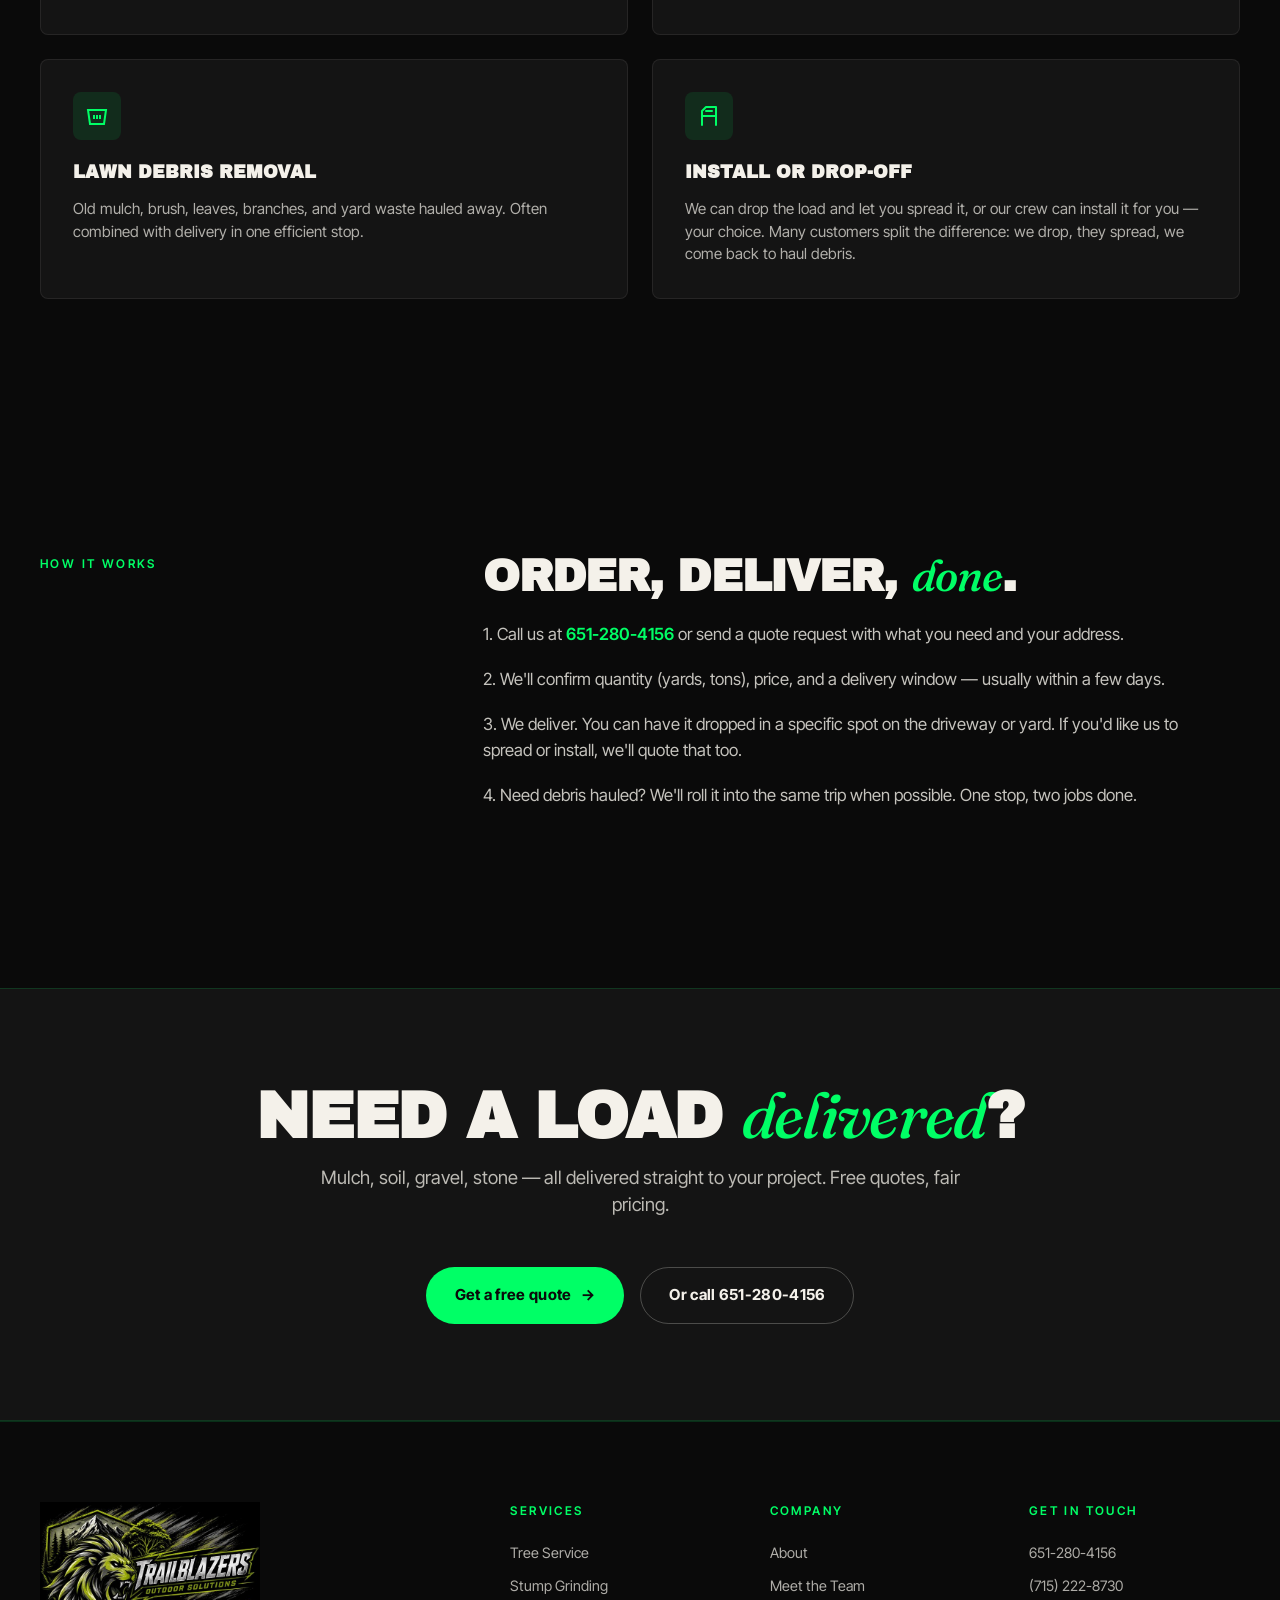
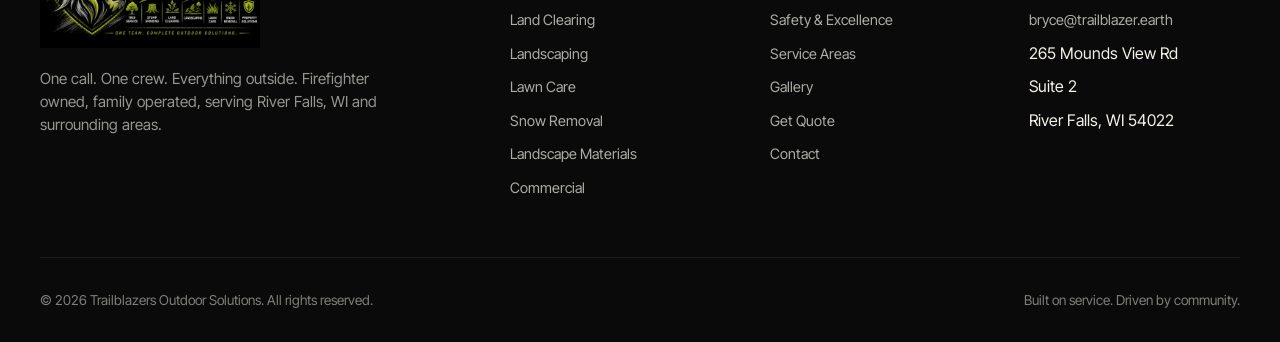
<file: landscape-materials.html>
<!DOCTYPE html>
<html lang="en">
<head>
<meta charset="UTF-8">
<meta name="viewport" content="width=device-width, initial-scale=1.0">
<title>Landscape Materials & Delivery — Mulch, Soil, Gravel | Trailblazers WI</title>
<meta name="description" content="Premium landscape materials delivered in River Falls WI and surrounding areas. Mulch, black dirt, fill dirt, gravel, decorative stone, lawn debris removal. Call 651-280-4156.">
<meta name="keywords" content="mulch delivery River Falls WI, black dirt Hudson WI, gravel delivery, fill dirt, landscape stone, lawn debris removal">
<meta name="robots" content="index, follow">
<link rel="canonical" href="https://www.trailblazer.earth/landscape-materials.html">

<script type="application/ld+json">
{
  "@context": "https://schema.org",
  "@type": "Service",
  "name": "Landscape Materials Delivery",
  "provider": {
    "@type": "LocalBusiness",
    "name": "Trailblazers Outdoor Solutions",
    "telephone": "+1-651-280-4156"
  },
  "areaServed": ["River Falls, WI", "Hudson, WI", "Roberts, WI", "Prescott, WI", "Ellsworth, WI", "New Richmond, WI", "Red Wing, MN", "Hastings, MN", "Cottage Grove, MN", "Stillwater, MN"],
  "description": "Mulch, black dirt, fill dirt, gravel, decorative stone delivery and lawn debris removal."
}
</script>

<link rel="stylesheet" href="styles.css">
</head>
<body>

<nav class="nav">
  <a href="index.html" class="logo" aria-label="Trailblazers Outdoor Solutions home">
    <img src="assets/logo-nav.png" alt="Trailblazers Outdoor Solutions">
  </a>
  <ul class="nav-links">
    <li><a href="index.html">Home</a></li>
    <li><a href="about.html">About</a></li>
    <li><a href="team.html">Team</a></li>
    <li><a href="services.html">Services</a></li>
    <li><a href="service-areas.html">Areas</a></li>
    <li><a href="gallery.html">Gallery</a></li>
    <li><a href="contact.html">Contact</a></li>
  </ul>
  <a href="quote.html" class="nav-cta">Get Quote →</a>
  <button class="menu-toggle" aria-label="Toggle menu" aria-expanded="false">☰</button>
</nav>

<header class="page-header">
  <div class="page-header-inner">
    <div class="breadcrumb">
      <a href="index.html">Home</a>
      <span class="sep">/</span>
      <a href="services.html">Services</a>
      <span class="sep">/</span>
      <span>Landscape Materials</span>
    </div>
    <h1>Materials,<br>delivered<br><span class="accent">to your</span> door.</h1>
    <p class="hero-sub">Premium mulch, soil, gravel, and decorative stone for your next project. Skip the hardware store haul — we deliver right to your driveway. We also haul away the old stuff when you're done.</p>

    <div class="service-hero-features">
      <div class="feature-pill"><span class="check">✓</span> Direct delivery</div>
      <div class="feature-pill"><span class="check">✓</span> Bulk pricing</div>
      <div class="feature-pill"><span class="check">✓</span> Debris removal too</div>
    </div>
  </div>
</header>

<section>
  <div class="section-inner">
    <div class="section-label">Materials We Deliver</div>
    <h2>Premium materials for <span class="accent">any</span> project.</h2>
    <p class="lead">Whether you're refreshing a single mulch bed or filling in a whole yard, we deliver the right materials in the right quantities. Quality you'd pick out yourself, without the truck rental and back pain.</p>

    <div class="detail-grid">
      <div class="detail-card">
        <div class="detail-card-icon">
          <svg width="24" height="24" viewBox="0 0 24 24" fill="none" stroke="currentColor" stroke-width="2"><path d="M3 18 L21 18 M5 18 L7 12 L11 14 L13 10 L17 14 L19 12 L21 18" stroke-linecap="round" stroke-linejoin="round"/></svg>
        </div>
        <h4>Mulch Delivery</h4>
        <p>Hardwood, dyed, and natural mulches. Color-matched to your beds and home. Bulk yards delivered, or have us spread it for you.</p>
      </div>

      <div class="detail-card">
        <div class="detail-card-icon">
          <svg width="24" height="24" viewBox="0 0 24 24" fill="none" stroke="currentColor" stroke-width="2"><circle cx="12" cy="12" r="9"/><path d="M8 13 L11 16 L16 9"/></svg>
        </div>
        <h4>Black Dirt</h4>
        <p>Premium screened black dirt for new beds, lawn repairs, and garden builds. Rich, ready to plant in.</p>
      </div>

      <div class="detail-card">
        <div class="detail-card-icon">
          <svg width="24" height="24" viewBox="0 0 24 24" fill="none" stroke="currentColor" stroke-width="2"><path d="M3 20 L21 20 M5 20 L5 12 L9 8 L13 12 L17 7 L21 11 L21 20" stroke-linecap="round" stroke-linejoin="round"/></svg>
        </div>
        <h4>Fill Dirt</h4>
        <p>Bulk fill for grading, leveling, and large project work. Cleaner and more economical than hauling it yourself.</p>
      </div>

      <div class="detail-card">
        <div class="detail-card-icon">
          <svg width="24" height="24" viewBox="0 0 24 24" fill="none" stroke="currentColor" stroke-width="2"><circle cx="6" cy="14" r="2"/><circle cx="12" cy="10" r="2.5"/><circle cx="18" cy="14" r="2"/><circle cx="9" cy="18" r="1.5"/><circle cx="15" cy="18" r="1.5"/></svg>
        </div>
        <h4>Gravel & Stone</h4>
        <p>Pea gravel, crushed limestone, river rock, and decorative stone. For driveways, drainage, walkways, and landscape accents.</p>
      </div>

      <div class="detail-card">
        <div class="detail-card-icon">
          <svg width="24" height="24" viewBox="0 0 24 24" fill="none" stroke="currentColor" stroke-width="2"><path d="M3 6 L21 6 L19 20 L5 20 Z M9 11 L9 15 M12 11 L12 15 M15 11 L15 15"/></svg>
        </div>
        <h4>Lawn Debris Removal</h4>
        <p>Old mulch, brush, leaves, branches, and yard waste hauled away. Often combined with delivery in one efficient stop.</p>
      </div>

      <div class="detail-card">
        <div class="detail-card-icon">
          <svg width="24" height="24" viewBox="0 0 24 24" fill="none" stroke="currentColor" stroke-width="2"><path d="M5 21 L5 7 L9 3 L19 3 L19 21 M5 12 L19 12 M9 7 L15 7" stroke-linecap="round" stroke-linejoin="round"/></svg>
        </div>
        <h4>Install or Drop-Off</h4>
        <p>We can drop the load and let you spread it, or our crew can install it for you — your choice. Many customers split the difference: we drop, they spread, we come back to haul debris.</p>
      </div>
    </div>
  </div>
</section>

<section>
  <div class="section-inner">
    <div class="content-block">
      <div class="content-block-label">How It Works</div>
      <div>
        <h2>Order, deliver, <span class="accent">done</span>.</h2>
        <p>1. Call us at <a href="tel:6512804156" style="color:var(--green);font-weight:600;">651-280-4156</a> or send a quote request with what you need and your address.</p>
        <p>2. We'll confirm quantity (yards, tons), price, and a delivery window — usually within a few days.</p>
        <p>3. We deliver. You can have it dropped in a specific spot on the driveway or yard. If you'd like us to spread or install, we'll quote that too.</p>
        <p>4. Need debris hauled? We'll roll it into the same trip when possible. One stop, two jobs done.</p>
      </div>
    </div>
  </div>
</section>

<section class="cta-band">
  <div class="section-inner">
    <h2>Need a load <span class="accent">delivered</span>?</h2>
    <p class="lead">Mulch, soil, gravel, stone — all delivered straight to your project. Free quotes, fair pricing.</p>
    <div style="display:flex;gap:1rem;justify-content:center;flex-wrap:wrap;">
      <a href="quote.html" class="btn btn-primary">Get a free quote <span class="btn-arrow">→</span></a>
      <a href="tel:6512804156" class="btn btn-secondary">Or call 651-280-4156</a>
    </div>
  </div>
</section>

<footer>
  <div class="footer-inner">
    <div class="footer-top">
      <div class="footer-brand">
        <img src="assets/logo-medium.jpg" alt="Trailblazers Outdoor Solutions" class="footer-logo">
        <h4 style="display:none">Trailblazers Outdoor Solutions</h4>
        <p>One call. One crew. Everything outside. Firefighter owned, family operated, serving River Falls, WI and surrounding areas.</p>
      </div>
      <div class="footer-col">
        <h5>Services</h5>
        <ul>
          <li><a href="tree-removal.html">Tree Service</a></li>
          <li><a href="tree-removal.html">Stump Grinding</a></li>
          <li><a href="services.html#land-clearing">Land Clearing</a></li>
          <li><a href="landscaping.html">Landscaping</a></li>
          <li><a href="lawn-care.html">Lawn Care</a></li>
          <li><a href="snow-removal.html">Snow Removal</a></li>
          <li><a href="landscape-materials.html">Landscape Materials</a></li>
          <li><a href="commercial.html">Commercial</a></li>
        </ul>
      </div>
      <div class="footer-col">
        <h5>Company</h5>
        <ul>
          <li><a href="about.html">About</a></li>
          <li><a href="team.html">Meet the Team</a></li>
          <li><a href="safety.html">Safety & Excellence</a></li>
          <li><a href="service-areas.html">Service Areas</a></li>
          <li><a href="gallery.html">Gallery</a></li>
          <li><a href="quote.html">Get Quote</a></li>
          <li><a href="contact.html">Contact</a></li>
        </ul>
      </div>
      <div class="footer-col">
        <h5>Get In Touch</h5>
        <ul>
          <li><a href="tel:6512804156">651-280-4156</a></li>
          <li><a href="tel:7152228730">(715) 222-8730</a></li>
          <li><a href="mailto:bryce@trailblazer.earth">bryce@trailblazer.earth</a></li>
          <li>265 Mounds View Rd</li>
          <li>Suite 2</li>
          <li>River Falls, WI 54022</li>
        </ul>
      </div>
    </div>
    <div class="footer-bottom">
      <div>© <span id="year"></span> Trailblazers Outdoor Solutions. All rights reserved.</div>
      <div>Built on service. Driven by community.</div>
    </div>
  </div>
</footer>

<script>document.getElementById('year').textContent = new Date().getFullYear();</script>
<script src="main.js"></script>
</body>
</html>
</file>
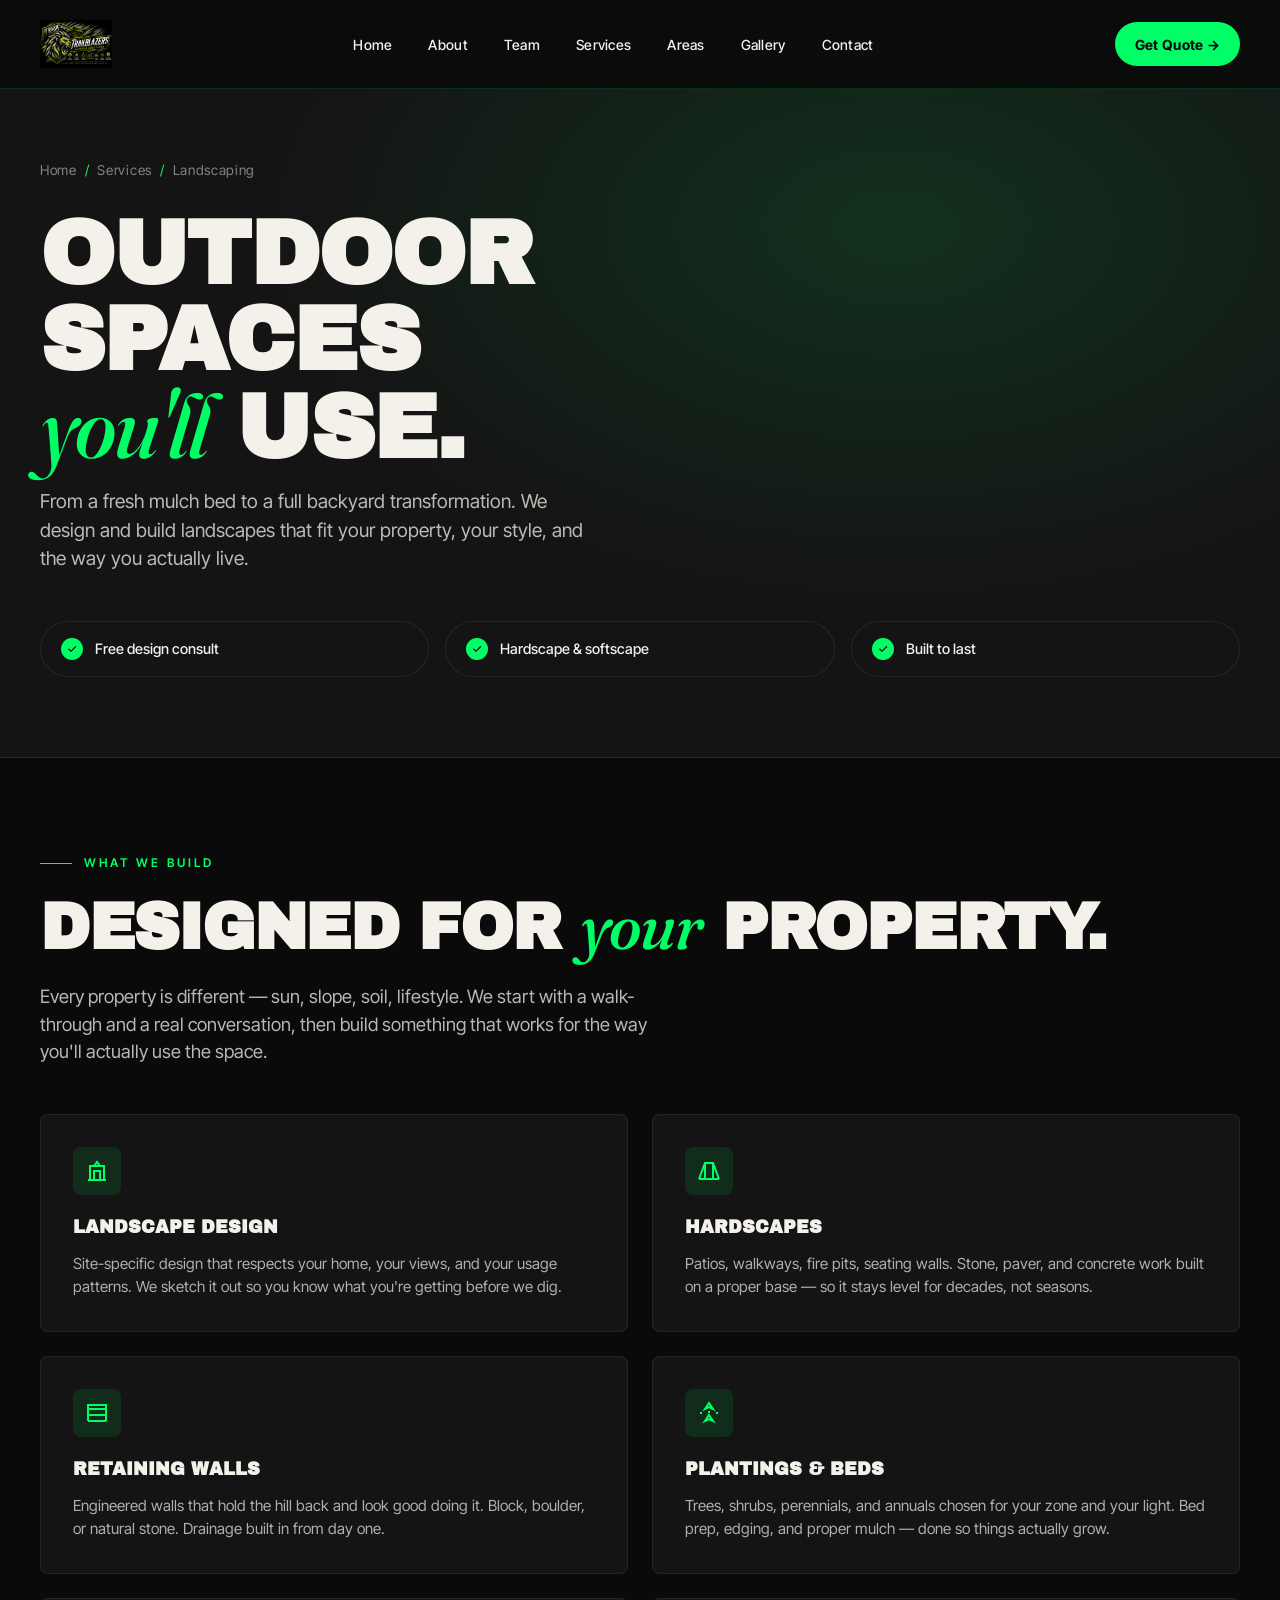
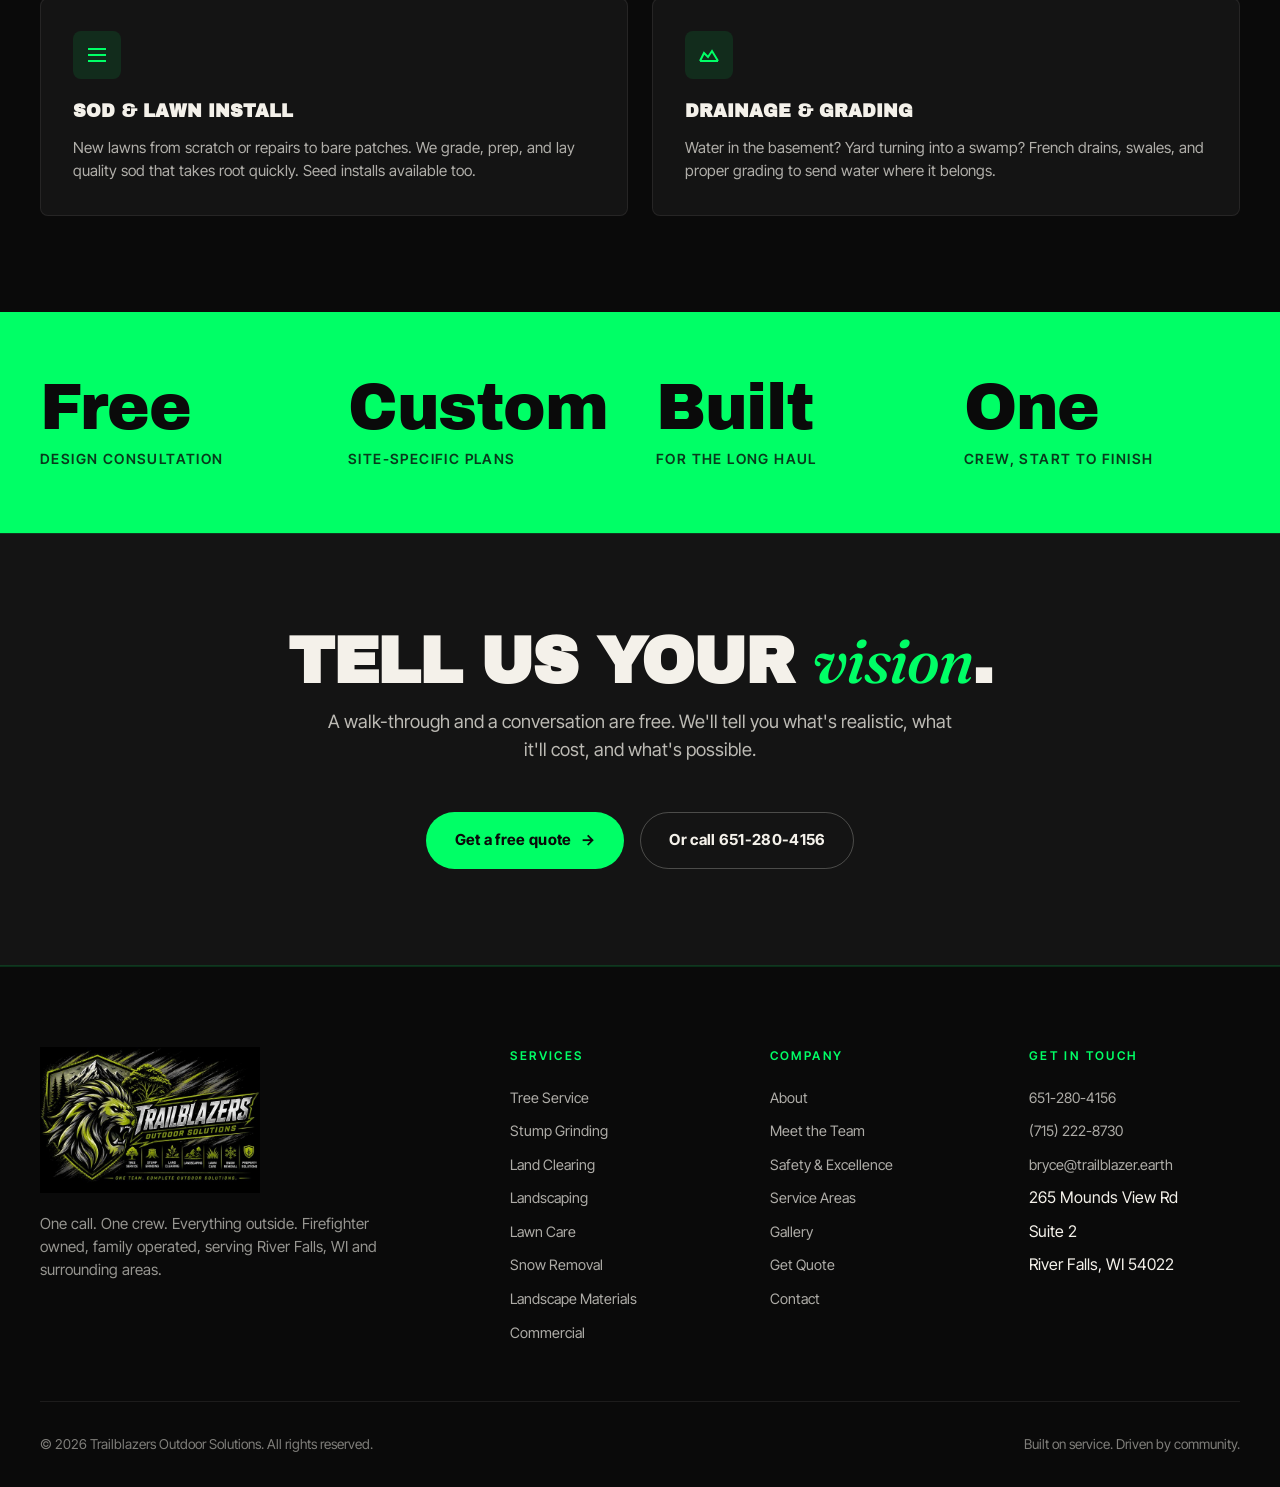
<file: landscaping.html>
<!DOCTYPE html>
<html lang="en">
<head>
<meta charset="UTF-8">
<meta name="viewport" content="width=device-width, initial-scale=1.0">
<title>Landscaping in River Falls, WI — Design, Install & Hardscape | Trailblazers Outdoor Solutions</title>
<meta name="description" content="Custom landscaping in River Falls, WI. Design, plantings, mulch, sod, hardscapes, walkways, and retaining walls. Free design consultation. Call 651-280-4156.">
<meta name="keywords" content="landscaping River Falls, landscape design, hardscaping, retaining walls, walkways, plantings, mulch beds">
<meta name="robots" content="index, follow">
<link rel="canonical" href="https://www.trailblazer.earth/landscaping.html">

<script type="application/ld+json">
{
  "@context": "https://schema.org",
  "@type": "Service",
  "name": "Landscaping Service",
  "provider": {
    "@type": "LocalBusiness",
    "name": "Trailblazers Outdoor Solutions",
    "telephone": "+1-651-280-4156"
  },
  "areaServed": ["River Falls, WI", "Hudson, WI", "Roberts, WI", "Prescott, WI", "Ellsworth, WI", "New Richmond, WI", "Red Wing, MN", "Hastings, MN", "Cottage Grove, MN", "Stillwater, MN"],
  "description": "Custom landscape design and installation, hardscapes, plantings, and outdoor living spaces."
}
</script>

<link rel="stylesheet" href="styles.css">
</head>
<body>

<nav class="nav">
  <a href="index.html" class="logo" aria-label="Trailblazers Outdoor Solutions home">
    <img src="assets/logo-nav.png" alt="Trailblazers Outdoor Solutions">
  </a>
  <ul class="nav-links">
    <li><a href="index.html">Home</a></li>
    <li><a href="about.html">About</a></li>
    <li><a href="team.html">Team</a></li>
    <li><a href="services.html">Services</a></li>
    <li><a href="service-areas.html">Areas</a></li>
    <li><a href="gallery.html">Gallery</a></li>
    <li><a href="contact.html">Contact</a></li>
  </ul>
  <a href="quote.html" class="nav-cta">Get Quote →</a>
  <button class="menu-toggle" aria-label="Toggle menu" aria-expanded="false">☰</button>
</nav>

<header class="page-header">
  <div class="page-header-inner">
    <div class="breadcrumb">
      <a href="index.html">Home</a>
      <span class="sep">/</span>
      <a href="services.html">Services</a>
      <span class="sep">/</span>
      <span>Landscaping</span>
    </div>
    <h1>Outdoor<br>spaces<br><span class="accent">you'll</span> use.</h1>
    <p class="hero-sub">From a fresh mulch bed to a full backyard transformation. We design and build landscapes that fit your property, your style, and the way you actually live.</p>

    <div class="service-hero-features">
      <div class="feature-pill"><span class="check">✓</span> Free design consult</div>
      <div class="feature-pill"><span class="check">✓</span> Hardscape & softscape</div>
      <div class="feature-pill"><span class="check">✓</span> Built to last</div>
    </div>
  </div>
</header>

<section>
  <div class="section-inner">
    <div class="section-label">What We Build</div>
    <h2>Designed for <span class="accent">your</span> property.</h2>
    <p class="lead">Every property is different — sun, slope, soil, lifestyle. We start with a walk-through and a real conversation, then build something that works for the way you'll actually use the space.</p>

    <div class="detail-grid">
      <div class="detail-card">
        <div class="detail-card-icon">
          <svg width="24" height="24" viewBox="0 0 24 24" fill="none" stroke="currentColor" stroke-width="2"><path d="M3 21 L21 21 M5 21 L5 7 L19 7 L19 21 M9 21 L9 12 L15 12 L15 21 M9 7 L12 3 L15 7"/></svg>
        </div>
        <h4>Landscape Design</h4>
        <p>Site-specific design that respects your home, your views, and your usage patterns. We sketch it out so you know what you're getting before we dig.</p>
      </div>

      <div class="detail-card">
        <div class="detail-card-icon">
          <svg width="24" height="24" viewBox="0 0 24 24" fill="none" stroke="currentColor" stroke-width="2"><path d="M2 20 L22 20 M2 20 L8 4 L16 4 L22 20 M8 4 L8 20 M16 4 L16 20"/></svg>
        </div>
        <h4>Hardscapes</h4>
        <p>Patios, walkways, fire pits, seating walls. Stone, paver, and concrete work built on a proper base — so it stays level for decades, not seasons.</p>
      </div>

      <div class="detail-card">
        <div class="detail-card-icon">
          <svg width="24" height="24" viewBox="0 0 24 24" fill="none" stroke="currentColor" stroke-width="2"><path d="M3 20 L21 20 M3 20 L3 14 L21 14 L21 20 M3 14 L3 8 L21 8 L21 14 M3 8 L3 4 L21 4 L21 8"/></svg>
        </div>
        <h4>Retaining Walls</h4>
        <p>Engineered walls that hold the hill back and look good doing it. Block, boulder, or natural stone. Drainage built in from day one.</p>
      </div>

      <div class="detail-card">
        <div class="detail-card-icon">
          <svg width="24" height="24" viewBox="0 0 24 24" fill="none" stroke="currentColor" stroke-width="2"><path d="M12 2 L8 8 L12 6 L16 8 Z M12 14 L8 20 L12 18 L16 20 Z M4 11 L4 13 M20 11 L20 13 M11 11 L13 11"/></svg>
        </div>
        <h4>Plantings & Beds</h4>
        <p>Trees, shrubs, perennials, and annuals chosen for your zone and your light. Bed prep, edging, and proper mulch — done so things actually grow.</p>
      </div>

      <div class="detail-card">
        <div class="detail-card-icon">
          <svg width="24" height="24" viewBox="0 0 24 24" fill="none" stroke="currentColor" stroke-width="2"><path d="M3 6 L21 6 M3 12 L21 12 M3 18 L21 18"/></svg>
        </div>
        <h4>Sod & Lawn Install</h4>
        <p>New lawns from scratch or repairs to bare patches. We grade, prep, and lay quality sod that takes root quickly. Seed installs available too.</p>
      </div>

      <div class="detail-card">
        <div class="detail-card-icon">
          <svg width="24" height="24" viewBox="0 0 24 24" fill="none" stroke="currentColor" stroke-width="2"><path d="M3 18 L21 18 M3 18 L7 10 L11 14 L15 8 L21 18"/></svg>
        </div>
        <h4>Drainage & Grading</h4>
        <p>Water in the basement? Yard turning into a swamp? French drains, swales, and proper grading to send water where it belongs.</p>
      </div>
    </div>
  </div>
</section>

<section class="stats">
  <div class="stats-inner">
    <div class="stat-item">
      <div class="stat-num">Free</div>
      <div class="stat-label">Design Consultation</div>
    </div>
    <div class="stat-item">
      <div class="stat-num">Custom</div>
      <div class="stat-label">Site-Specific Plans</div>
    </div>
    <div class="stat-item">
      <div class="stat-num">Built</div>
      <div class="stat-label">For The Long Haul</div>
    </div>
    <div class="stat-item">
      <div class="stat-num">One</div>
      <div class="stat-label">Crew, Start to Finish</div>
    </div>
  </div>
</section>

<section class="cta-band">
  <div class="section-inner">
    <h2>Tell us your <span class="accent">vision</span>.</h2>
    <p class="lead">A walk-through and a conversation are free. We'll tell you what's realistic, what it'll cost, and what's possible.</p>
    <div style="display:flex;gap:1rem;justify-content:center;flex-wrap:wrap;">
      <a href="quote.html" class="btn btn-primary">Get a free quote <span class="btn-arrow">→</span></a>
      <a href="tel:6512804156" class="btn btn-secondary">Or call 651-280-4156</a>
    </div>
  </div>
</section>

<footer>
  <div class="footer-inner">
    <div class="footer-top">
      <div class="footer-brand">
        <img src="assets/logo-medium.jpg" alt="Trailblazers Outdoor Solutions" class="footer-logo">
        <h4 style="display:none">Trailblazers Outdoor Solutions</h4>
        <p>One call. One crew. Everything outside. Firefighter owned, family operated, serving River Falls, WI and surrounding areas.</p>
      </div>
      <div class="footer-col">
        <h5>Services</h5>
        <ul>
          <li><a href="tree-removal.html">Tree Service</a></li>
          <li><a href="tree-removal.html">Stump Grinding</a></li>
          <li><a href="services.html#land-clearing">Land Clearing</a></li>
          <li><a href="landscaping.html">Landscaping</a></li>
          <li><a href="lawn-care.html">Lawn Care</a></li>
          <li><a href="snow-removal.html">Snow Removal</a></li>
          <li><a href="landscape-materials.html">Landscape Materials</a></li>
          <li><a href="commercial.html">Commercial</a></li>
        </ul>
      </div>
      <div class="footer-col">
        <h5>Company</h5>
        <ul>
          <li><a href="about.html">About</a></li>
          <li><a href="team.html">Meet the Team</a></li>
          <li><a href="safety.html">Safety & Excellence</a></li>
          <li><a href="service-areas.html">Service Areas</a></li>
          <li><a href="gallery.html">Gallery</a></li>
          <li><a href="quote.html">Get Quote</a></li>
          <li><a href="contact.html">Contact</a></li>
        </ul>
      </div>
      <div class="footer-col">
        <h5>Get In Touch</h5>
        <ul>
          <li><a href="tel:6512804156">651-280-4156</a></li>
          <li><a href="tel:7152228730">(715) 222-8730</a></li>
          <li><a href="mailto:bryce@trailblazer.earth">bryce@trailblazer.earth</a></li>
          <li>265 Mounds View Rd</li>
          <li>Suite 2</li>
          <li>River Falls, WI 54022</li>
        </ul>
      </div>
    </div>
    <div class="footer-bottom">
      <div>© <span id="year"></span> Trailblazers Outdoor Solutions. All rights reserved.</div>
      <div>Built on service. Driven by community.</div>
    </div>
  </div>
</footer>

<script>document.getElementById('year').textContent = new Date().getFullYear();</script>
<script src="main.js"></script>
</body>
</html>
</file>
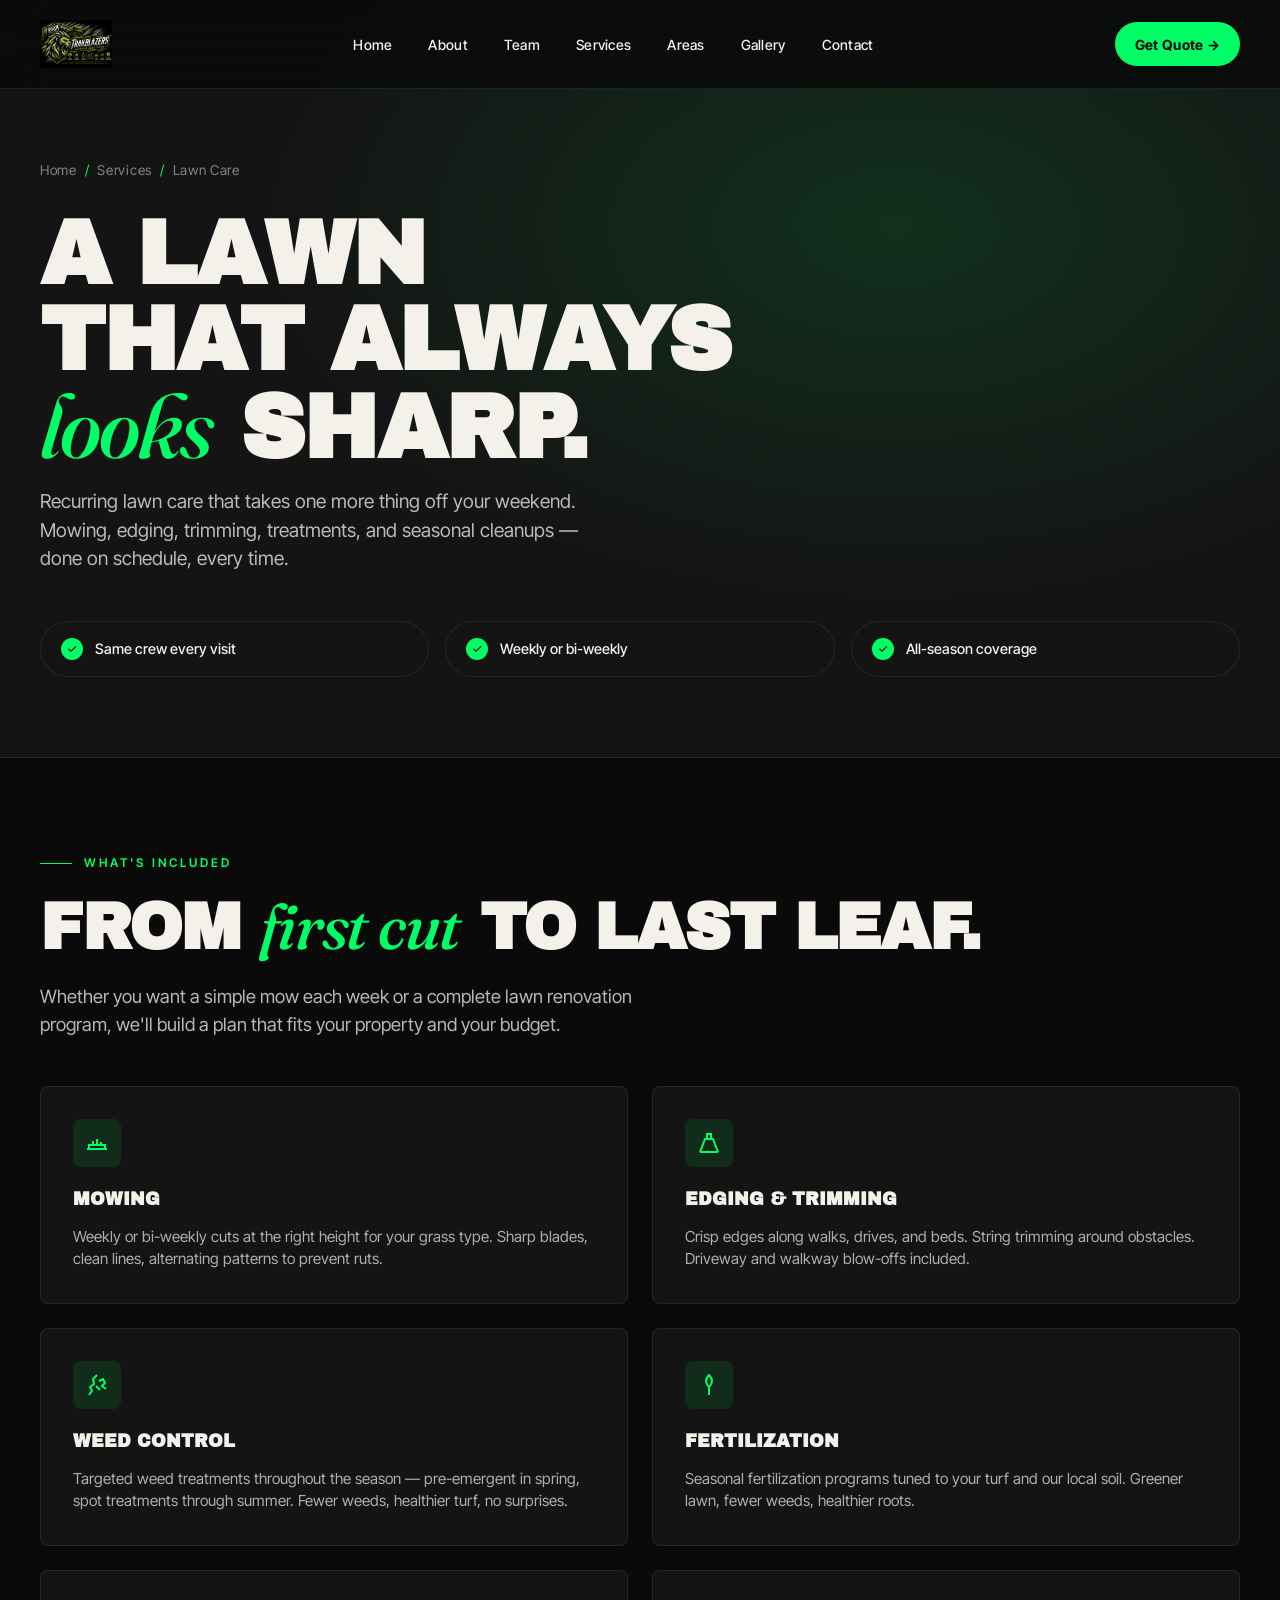
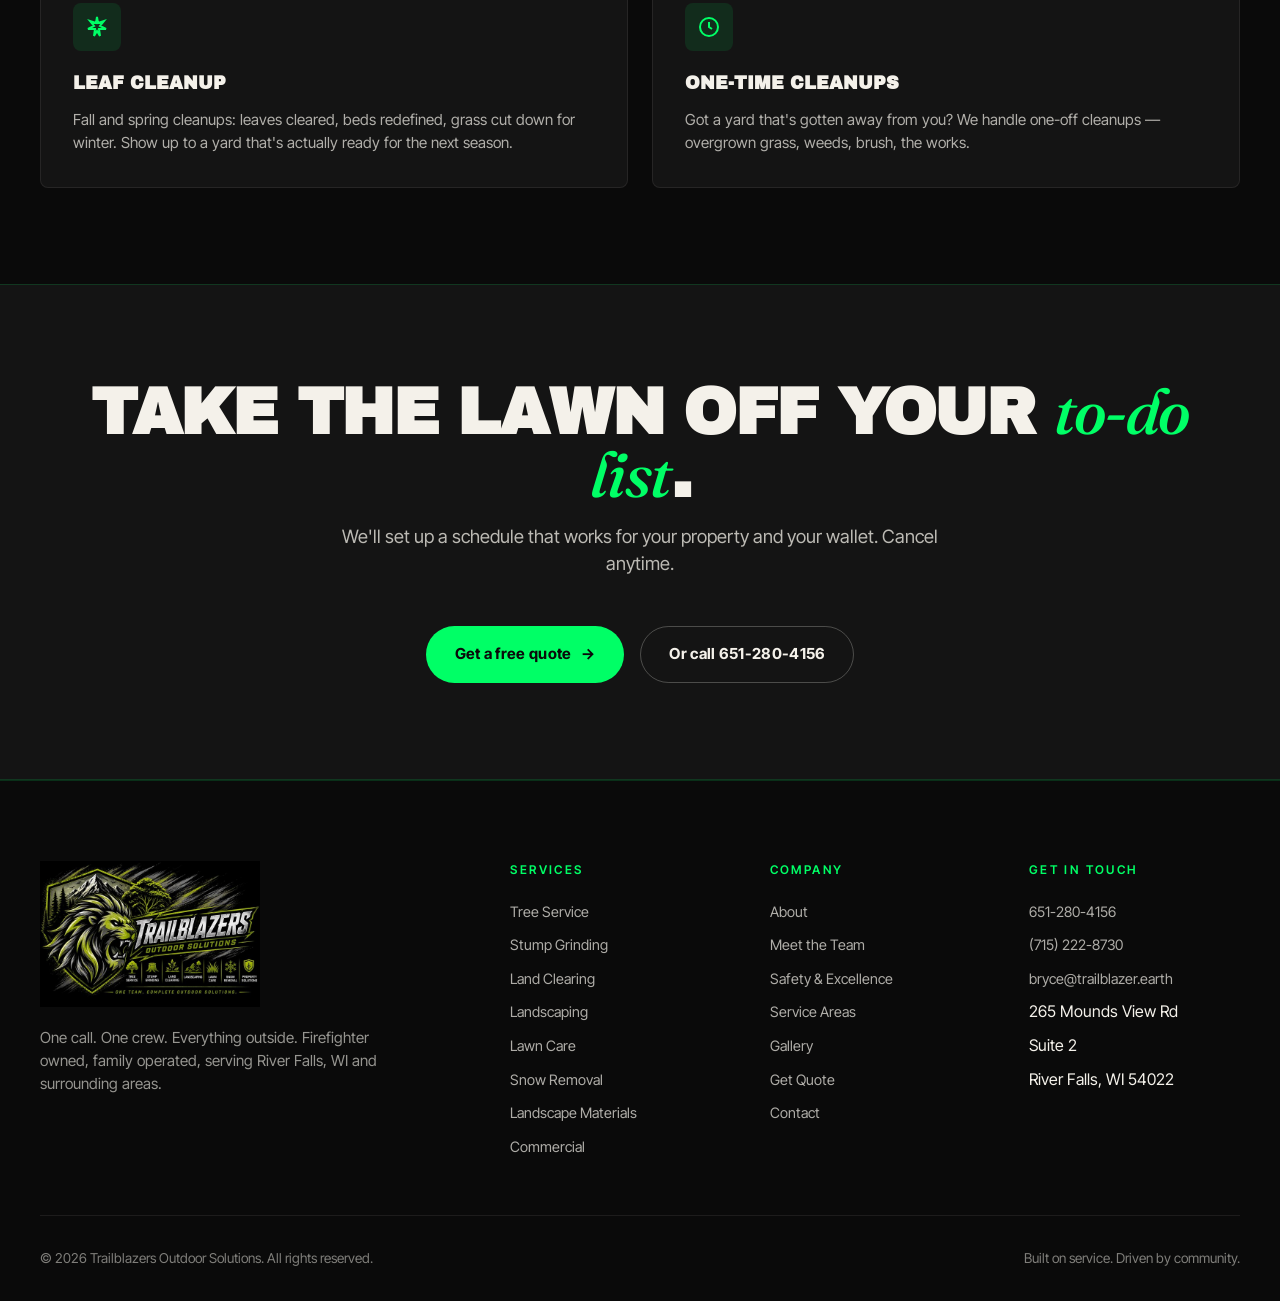
<file: lawn-care.html>
<!DOCTYPE html>
<html lang="en">
<head>
<meta charset="UTF-8">
<meta name="viewport" content="width=device-width, initial-scale=1.0">
<title>Lawn Care in River Falls, WI — Mowing, Aeration & Maintenance | Trailblazers Outdoor Solutions</title>
<meta name="description" content="Reliable lawn care in River Falls, WI. Weekly mowing, edging, aeration, overseeding, fertilization, and seasonal cleanup. Free estimates. Call 651-280-4156.">
<meta name="keywords" content="lawn care River Falls, lawn mowing, lawn maintenance, aeration, overseeding, leaf cleanup">
<meta name="robots" content="index, follow">
<link rel="canonical" href="https://www.trailblazer.earth/lawn-care.html">

<script type="application/ld+json">
{
  "@context": "https://schema.org",
  "@type": "Service",
  "name": "Lawn Care Service",
  "provider": {
    "@type": "LocalBusiness",
    "name": "Trailblazers Outdoor Solutions",
    "telephone": "+1-651-280-4156"
  },
  "areaServed": ["River Falls, WI", "Hudson, WI", "Roberts, WI", "Prescott, WI", "Ellsworth, WI", "New Richmond, WI", "Red Wing, MN", "Hastings, MN", "Cottage Grove, MN", "Stillwater, MN"],
  "description": "Professional lawn maintenance, mowing, aeration, fertilization, and seasonal cleanup."
}
</script>

<link rel="stylesheet" href="styles.css">
</head>
<body>

<nav class="nav">
  <a href="index.html" class="logo" aria-label="Trailblazers Outdoor Solutions home">
    <img src="assets/logo-nav.png" alt="Trailblazers Outdoor Solutions">
  </a>
  <ul class="nav-links">
    <li><a href="index.html">Home</a></li>
    <li><a href="about.html">About</a></li>
    <li><a href="team.html">Team</a></li>
    <li><a href="services.html">Services</a></li>
    <li><a href="service-areas.html">Areas</a></li>
    <li><a href="gallery.html">Gallery</a></li>
    <li><a href="contact.html">Contact</a></li>
  </ul>
  <a href="quote.html" class="nav-cta">Get Quote →</a>
  <button class="menu-toggle" aria-label="Toggle menu" aria-expanded="false">☰</button>
</nav>

<header class="page-header">
  <div class="page-header-inner">
    <div class="breadcrumb">
      <a href="index.html">Home</a>
      <span class="sep">/</span>
      <a href="services.html">Services</a>
      <span class="sep">/</span>
      <span>Lawn Care</span>
    </div>
    <h1>A lawn<br>that always<br><span class="accent">looks</span> sharp.</h1>
    <p class="hero-sub">Recurring lawn care that takes one more thing off your weekend. Mowing, edging, trimming, treatments, and seasonal cleanups — done on schedule, every time.</p>

    <div class="service-hero-features">
      <div class="feature-pill"><span class="check">✓</span> Same crew every visit</div>
      <div class="feature-pill"><span class="check">✓</span> Weekly or bi-weekly</div>
      <div class="feature-pill"><span class="check">✓</span> All-season coverage</div>
    </div>
  </div>
</header>

<section>
  <div class="section-inner">
    <div class="section-label">What's Included</div>
    <h2>From <span class="accent">first cut</span> to last leaf.</h2>
    <p class="lead">Whether you want a simple mow each week or a complete lawn renovation program, we'll build a plan that fits your property and your budget.</p>

    <div class="detail-grid">
      <div class="detail-card">
        <div class="detail-card-icon">
          <svg width="24" height="24" viewBox="0 0 24 24" fill="none" stroke="currentColor" stroke-width="2"><path d="M2 18 L22 18 M4 18 L4 14 L20 14 L20 18 M8 14 L8 10 M12 14 L12 8 M16 14 L16 11"/></svg>
        </div>
        <h4>Mowing</h4>
        <p>Weekly or bi-weekly cuts at the right height for your grass type. Sharp blades, clean lines, alternating patterns to prevent ruts.</p>
      </div>

      <div class="detail-card">
        <div class="detail-card-icon">
          <svg width="24" height="24" viewBox="0 0 24 24" fill="none" stroke="currentColor" stroke-width="2"><path d="M3 21 L21 21 M3 21 L8 8 L16 8 L21 21 M10 8 L10 3 L14 3 L14 8"/></svg>
        </div>
        <h4>Edging & Trimming</h4>
        <p>Crisp edges along walks, drives, and beds. String trimming around obstacles. Driveway and walkway blow-offs included.</p>
      </div>

      <div class="detail-card">
        <div class="detail-card-icon">
          <svg width="24" height="24" viewBox="0 0 24 24" fill="none" stroke="currentColor" stroke-width="2"><path d="M12 2 L8 6 L9 11 L5 14 L7 18 L4 22 M14 8 L18 6 L20 10 L17 13 L21 16 M11 13 L15 17"/></svg>
        </div>
        <h4>Weed Control</h4>
        <p>Targeted weed treatments throughout the season — pre-emergent in spring, spot treatments through summer. Fewer weeds, healthier turf, no surprises.</p>
      </div>

      <div class="detail-card">
        <div class="detail-card-icon">
          <svg width="24" height="24" viewBox="0 0 24 24" fill="none" stroke="currentColor" stroke-width="2"><path d="M12 2 C8 6 8 10 12 14 C16 10 16 6 12 2 Z M12 14 L12 22"/></svg>
        </div>
        <h4>Fertilization</h4>
        <p>Seasonal fertilization programs tuned to your turf and our local soil. Greener lawn, fewer weeds, healthier roots.</p>
      </div>

      <div class="detail-card">
        <div class="detail-card-icon">
          <svg width="24" height="24" viewBox="0 0 24 24" fill="none" stroke="currentColor" stroke-width="2"><path d="M12 2 L13 8 L19 6 L15 11 L21 14 L14 14 L15 21 L12 16 L9 21 L10 14 L3 14 L9 11 L5 6 L11 8 Z"/></svg>
        </div>
        <h4>Leaf Cleanup</h4>
        <p>Fall and spring cleanups: leaves cleared, beds redefined, grass cut down for winter. Show up to a yard that's actually ready for the next season.</p>
      </div>

      <div class="detail-card">
        <div class="detail-card-icon">
          <svg width="24" height="24" viewBox="0 0 24 24" fill="none" stroke="currentColor" stroke-width="2"><circle cx="12" cy="12" r="9"/><path d="M12 7 L12 12 L15 14"/></svg>
        </div>
        <h4>One-time Cleanups</h4>
        <p>Got a yard that's gotten away from you? We handle one-off cleanups — overgrown grass, weeds, brush, the works.</p>
      </div>
    </div>
  </div>
</section>

<section class="cta-band">
  <div class="section-inner">
    <h2>Take the lawn off your <span class="accent">to-do list</span>.</h2>
    <p class="lead">We'll set up a schedule that works for your property and your wallet. Cancel anytime.</p>
    <div style="display:flex;gap:1rem;justify-content:center;flex-wrap:wrap;">
      <a href="quote.html" class="btn btn-primary">Get a free quote <span class="btn-arrow">→</span></a>
      <a href="tel:6512804156" class="btn btn-secondary">Or call 651-280-4156</a>
    </div>
  </div>
</section>

<footer>
  <div class="footer-inner">
    <div class="footer-top">
      <div class="footer-brand">
        <img src="assets/logo-medium.jpg" alt="Trailblazers Outdoor Solutions" class="footer-logo">
        <h4 style="display:none">Trailblazers Outdoor Solutions</h4>
        <p>One call. One crew. Everything outside. Firefighter owned, family operated, serving River Falls, WI and surrounding areas.</p>
      </div>
      <div class="footer-col">
        <h5>Services</h5>
        <ul>
          <li><a href="tree-removal.html">Tree Service</a></li>
          <li><a href="tree-removal.html">Stump Grinding</a></li>
          <li><a href="services.html#land-clearing">Land Clearing</a></li>
          <li><a href="landscaping.html">Landscaping</a></li>
          <li><a href="lawn-care.html">Lawn Care</a></li>
          <li><a href="snow-removal.html">Snow Removal</a></li>
          <li><a href="landscape-materials.html">Landscape Materials</a></li>
          <li><a href="commercial.html">Commercial</a></li>
        </ul>
      </div>
      <div class="footer-col">
        <h5>Company</h5>
        <ul>
          <li><a href="about.html">About</a></li>
          <li><a href="team.html">Meet the Team</a></li>
          <li><a href="safety.html">Safety & Excellence</a></li>
          <li><a href="service-areas.html">Service Areas</a></li>
          <li><a href="gallery.html">Gallery</a></li>
          <li><a href="quote.html">Get Quote</a></li>
          <li><a href="contact.html">Contact</a></li>
        </ul>
      </div>
      <div class="footer-col">
        <h5>Get In Touch</h5>
        <ul>
          <li><a href="tel:6512804156">651-280-4156</a></li>
          <li><a href="tel:7152228730">(715) 222-8730</a></li>
          <li><a href="mailto:bryce@trailblazer.earth">bryce@trailblazer.earth</a></li>
          <li>265 Mounds View Rd</li>
          <li>Suite 2</li>
          <li>River Falls, WI 54022</li>
        </ul>
      </div>
    </div>
    <div class="footer-bottom">
      <div>© <span id="year"></span> Trailblazers Outdoor Solutions. All rights reserved.</div>
      <div>Built on service. Driven by community.</div>
    </div>
  </div>
</footer>

<script>document.getElementById('year').textContent = new Date().getFullYear();</script>
<script src="main.js"></script>
</body>
</html>
</file>
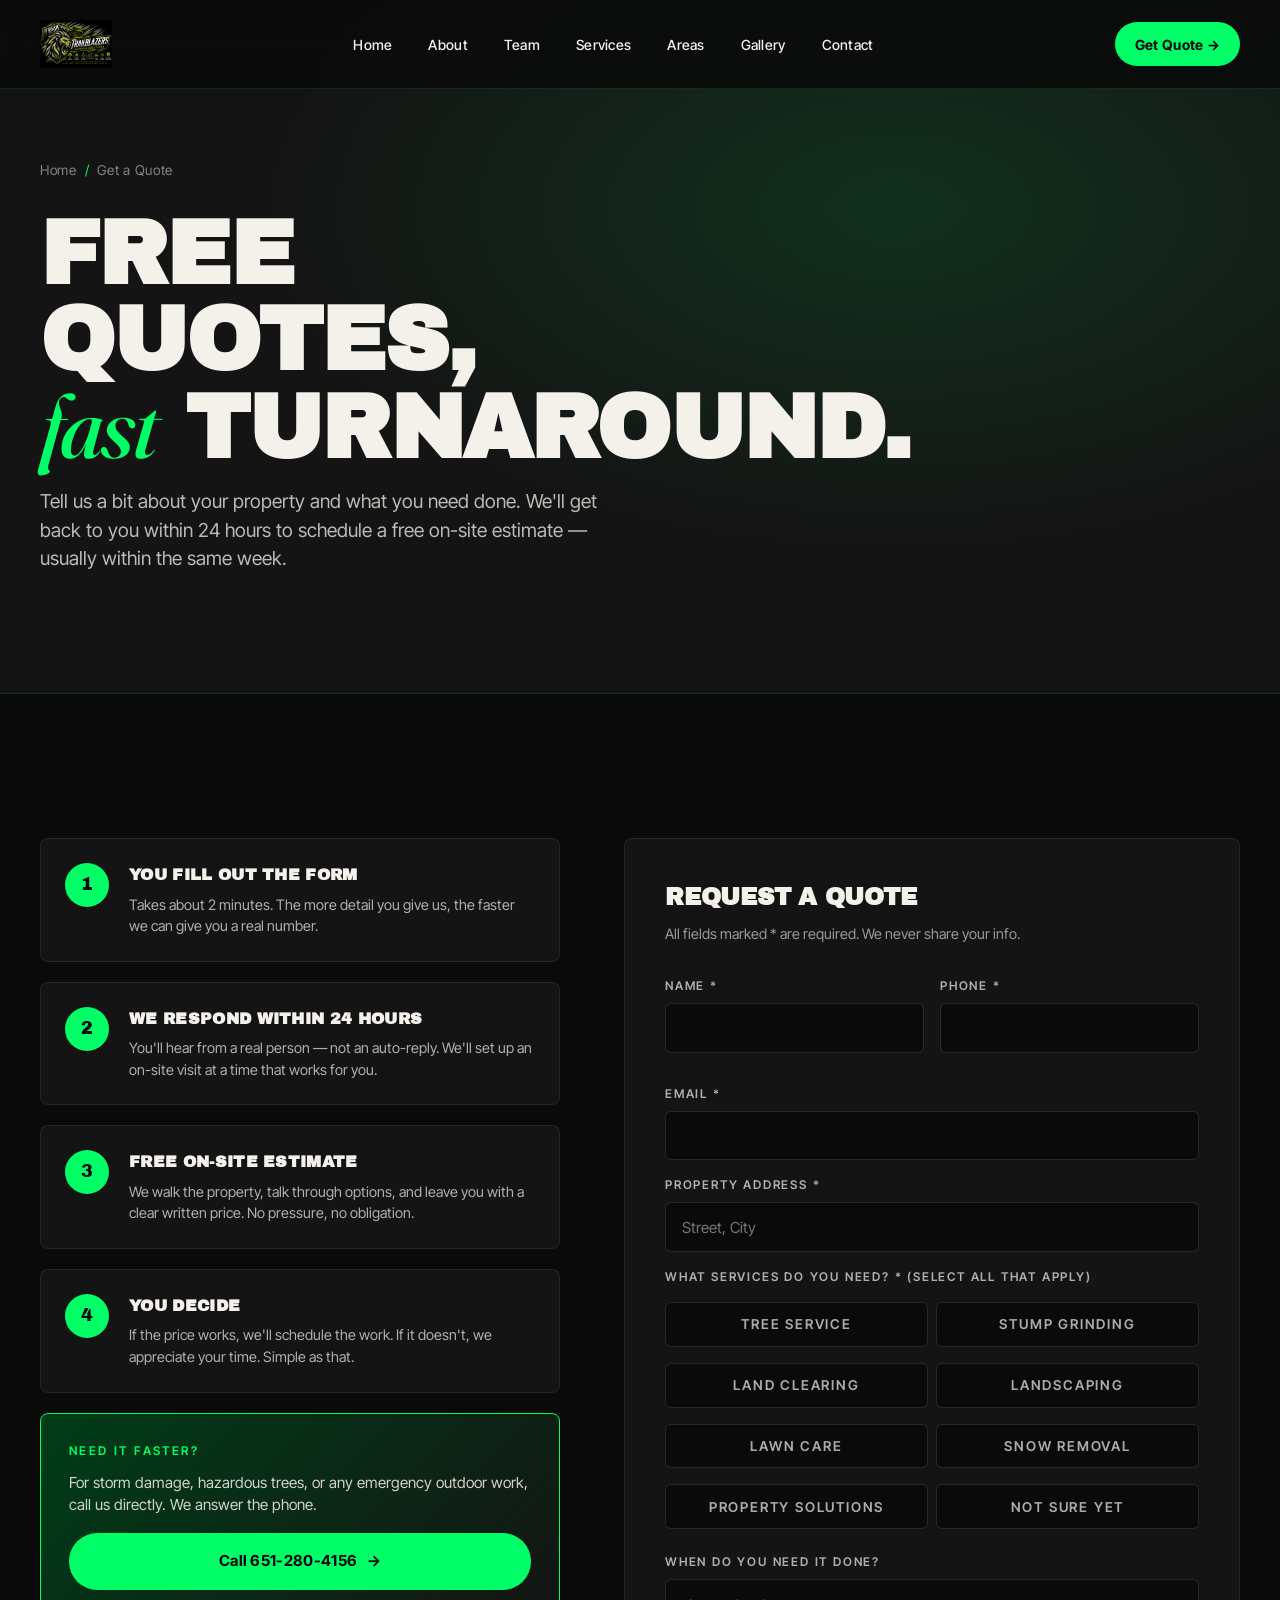
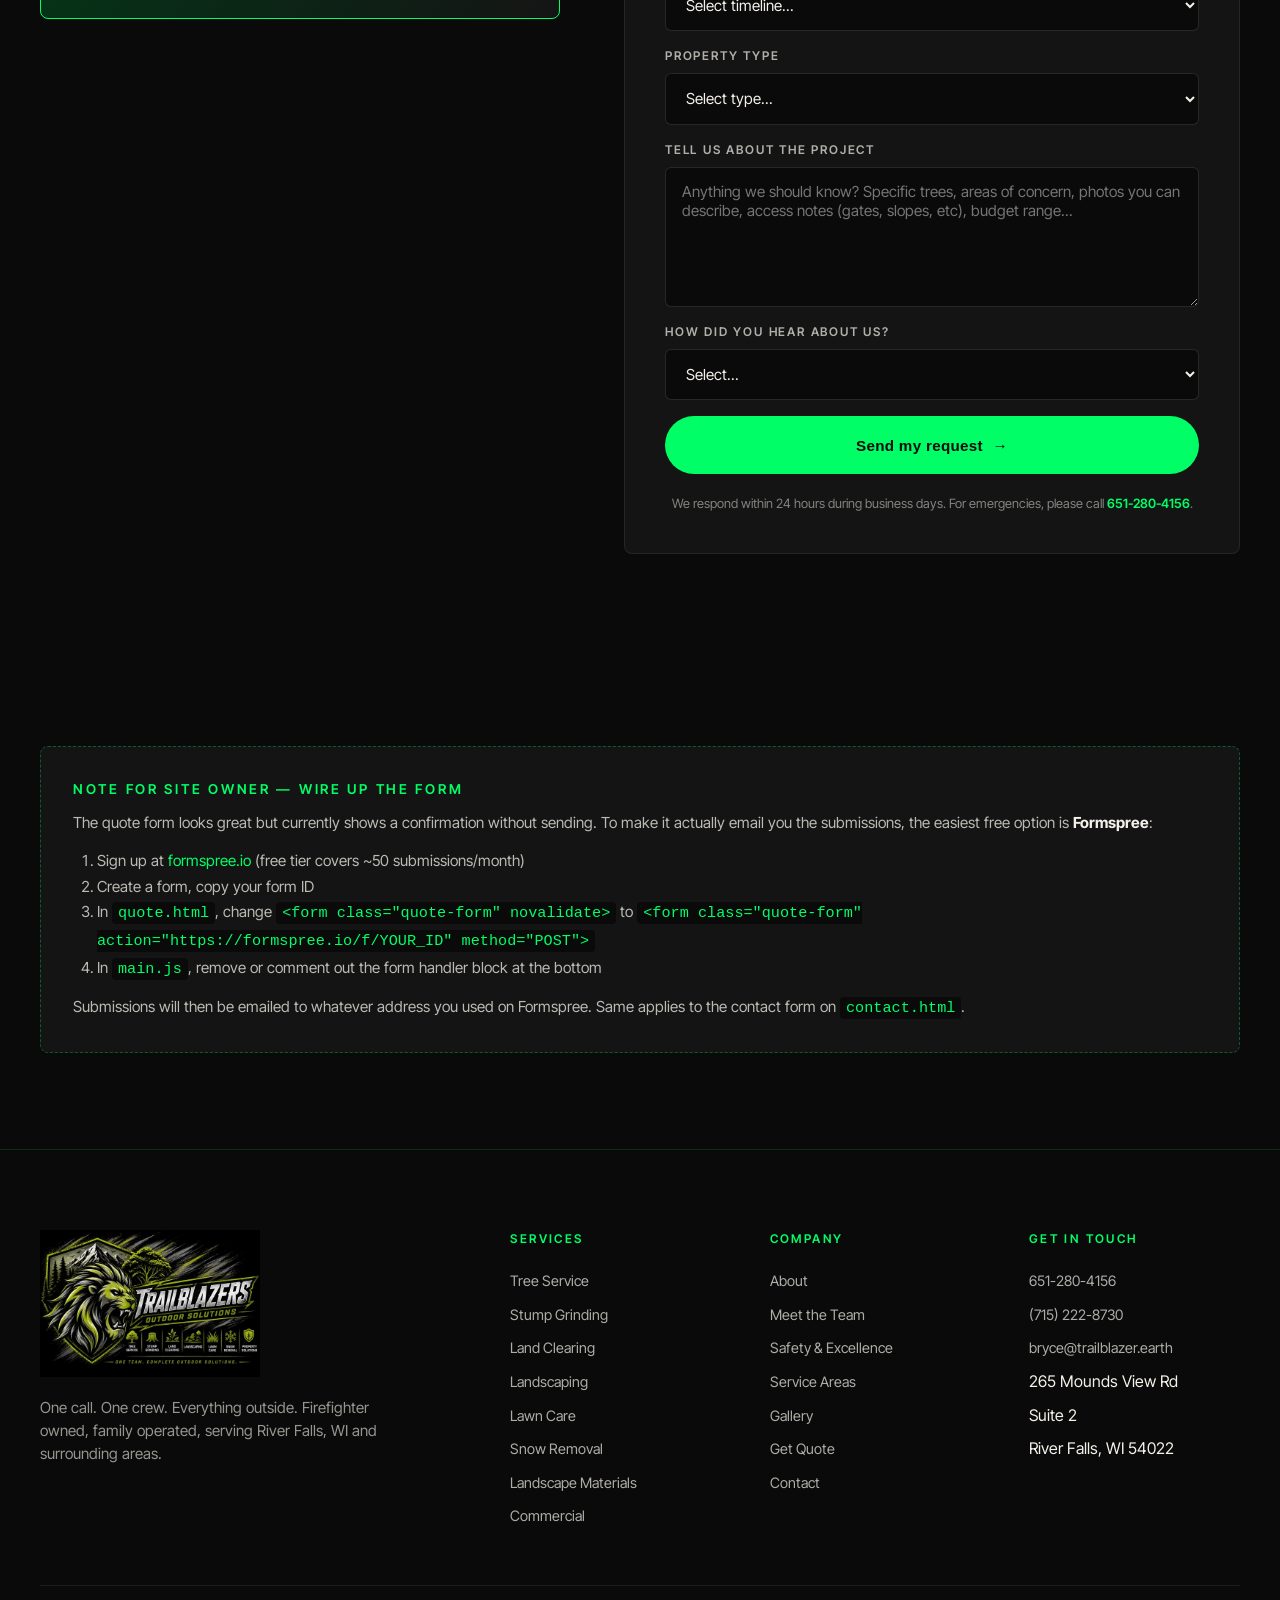
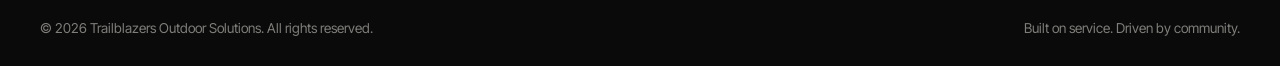
<file: quote.html>
<!DOCTYPE html>
<html lang="en">
<head>
<meta charset="UTF-8">
<meta name="viewport" content="width=device-width, initial-scale=1.0">
<title>Get a Free Quote — Trailblazers Outdoor Solutions in River Falls, WI</title>
<meta name="description" content="Request a free estimate from Trailblazers Outdoor Solutions. Tree service, lawn care, landscaping, snow removal, and full property solutions in River Falls, WI. Same-week response.">
<meta name="robots" content="index, follow">
<link rel="canonical" href="https://www.trailblazer.earth/quote.html">
<link rel="stylesheet" href="styles.css">
</head>
<body>

<nav class="nav">
  <a href="index.html" class="logo" aria-label="Trailblazers Outdoor Solutions home">
    <img src="assets/logo-nav.png" alt="Trailblazers Outdoor Solutions">
  </a>
  <ul class="nav-links">
    <li><a href="index.html">Home</a></li>
    <li><a href="about.html">About</a></li>
    <li><a href="team.html">Team</a></li>
    <li><a href="services.html">Services</a></li>
    <li><a href="service-areas.html">Areas</a></li>
    <li><a href="gallery.html">Gallery</a></li>
    <li><a href="contact.html">Contact</a></li>
  </ul>
  <a href="quote.html" class="nav-cta">Get Quote →</a>
  <button class="menu-toggle" aria-label="Toggle menu" aria-expanded="false">☰</button>
</nav>

<header class="page-header">
  <div class="page-header-inner">
    <div class="breadcrumb">
      <a href="index.html">Home</a>
      <span class="sep">/</span>
      <span>Get a Quote</span>
    </div>
    <h1>Free<br>quotes,<br><span class="accent">fast</span> turnaround.</h1>
    <p class="hero-sub">Tell us a bit about your property and what you need done. We'll get back to you within 24 hours to schedule a free on-site estimate — usually within the same week.</p>
  </div>
</header>

<section>
  <div class="section-inner">
    <div class="quote-intro">

      <div class="quote-perks">
        <div class="quote-perk">
          <div class="quote-perk-num">1</div>
          <div>
            <h4>You fill out the form</h4>
            <p>Takes about 2 minutes. The more detail you give us, the faster we can give you a real number.</p>
          </div>
        </div>

        <div class="quote-perk">
          <div class="quote-perk-num">2</div>
          <div>
            <h4>We respond within 24 hours</h4>
            <p>You'll hear from a real person — not an auto-reply. We'll set up an on-site visit at a time that works for you.</p>
          </div>
        </div>

        <div class="quote-perk">
          <div class="quote-perk-num">3</div>
          <div>
            <h4>Free on-site estimate</h4>
            <p>We walk the property, talk through options, and leave you with a clear written price. No pressure, no obligation.</p>
          </div>
        </div>

        <div class="quote-perk">
          <div class="quote-perk-num">4</div>
          <div>
            <h4>You decide</h4>
            <p>If the price works, we'll schedule the work. If it doesn't, we appreciate your time. Simple as that.</p>
          </div>
        </div>

        <div style="padding: 1.75rem; background: linear-gradient(135deg, var(--green-deep), var(--ink)); border: 1px solid var(--green); border-radius: 8px;">
          <p style="color: var(--green); font-size: 0.75rem; letter-spacing: 0.2em; text-transform: uppercase; font-weight: 600; margin-bottom: 0.75rem;">Need it faster?</p>
          <p style="color: rgba(244, 241, 234, 0.85); font-size: 0.95rem; line-height: 1.5; margin-bottom: 1rem;">
            For storm damage, hazardous trees, or any emergency outdoor work, call us directly. We answer the phone.
          </p>
          <a href="tel:6512804156" class="btn btn-primary" style="width:100%;justify-content:center">
            Call 651-280-4156 <span class="btn-arrow">→</span>
          </a>
        </div>
      </div>

      <form class="quote-form" novalidate>
        <h3 style="margin-bottom: 0.5rem;">Request a quote</h3>
        <p style="color: rgba(244, 241, 234, 0.6); font-size: 0.9rem; margin-bottom: 2rem;">
          All fields marked * are required. We never share your info.
        </p>

        <div class="form-row">
          <div class="form-field">
            <label for="qname">Name *</label>
            <input type="text" id="qname" name="name" required>
          </div>
          <div class="form-field">
            <label for="qphone">Phone *</label>
            <input type="tel" id="qphone" name="phone" required>
          </div>
        </div>

        <div class="form-field">
          <label for="qemail">Email *</label>
          <input type="email" id="qemail" name="email" required>
        </div>

        <div class="form-field">
          <label for="qaddress">Property address *</label>
          <input type="text" id="qaddress" name="address" placeholder="Street, City" required>
        </div>

        <div class="form-field">
          <label>What services do you need? * (select all that apply)</label>
          <div class="checkbox-grid">
            <label class="checkbox-pill">
              <input type="checkbox" name="services" value="tree-service">
              <span>Tree Service</span>
            </label>
            <label class="checkbox-pill">
              <input type="checkbox" name="services" value="stump-grinding">
              <span>Stump Grinding</span>
            </label>
            <label class="checkbox-pill">
              <input type="checkbox" name="services" value="land-clearing">
              <span>Land Clearing</span>
            </label>
            <label class="checkbox-pill">
              <input type="checkbox" name="services" value="landscaping">
              <span>Landscaping</span>
            </label>
            <label class="checkbox-pill">
              <input type="checkbox" name="services" value="lawn-care">
              <span>Lawn Care</span>
            </label>
            <label class="checkbox-pill">
              <input type="checkbox" name="services" value="snow-removal">
              <span>Snow Removal</span>
            </label>
            <label class="checkbox-pill">
              <input type="checkbox" name="services" value="property-solutions">
              <span>Property Solutions</span>
            </label>
            <label class="checkbox-pill">
              <input type="checkbox" name="services" value="not-sure">
              <span>Not sure yet</span>
            </label>
          </div>
        </div>

        <div class="form-field">
          <label for="qtimeline">When do you need it done?</label>
          <select id="qtimeline" name="timeline">
            <option value="">Select timeline...</option>
            <option value="emergency">Emergency / ASAP</option>
            <option value="this-week">This week</option>
            <option value="this-month">Within a month</option>
            <option value="flexible">Flexible / planning ahead</option>
            <option value="recurring">I want recurring service</option>
          </select>
        </div>

        <div class="form-field">
          <label for="qproperty">Property type</label>
          <select id="qproperty" name="property">
            <option value="">Select type...</option>
            <option value="residential">Residential / home</option>
            <option value="commercial">Commercial business</option>
            <option value="rental">Rental property</option>
            <option value="hoa">HOA / multi-unit</option>
            <option value="other">Other</option>
          </select>
        </div>

        <div class="form-field">
          <label for="qmessage">Tell us about the project</label>
          <textarea id="qmessage" name="message" placeholder="Anything we should know? Specific trees, areas of concern, photos you can describe, access notes (gates, slopes, etc), budget range..."></textarea>
        </div>

        <div class="form-field">
          <label for="qhow">How did you hear about us?</label>
          <select id="qhow" name="referral">
            <option value="">Select...</option>
            <option value="google">Google search</option>
            <option value="referral">Referred by a friend / neighbor</option>
            <option value="social">Social media</option>
            <option value="repeat">Repeat customer</option>
            <option value="sign">Saw your truck / yard sign</option>
            <option value="other">Other</option>
          </select>
        </div>

        <button type="submit" class="btn btn-primary" style="width: 100%; justify-content: center; padding: 1.2rem;">
          Send my request
          <span class="btn-arrow">→</span>
        </button>

        <p style="font-size: 0.8rem; color: rgba(244, 241, 234, 0.5); margin-top: 1.25rem; text-align: center; line-height: 1.5;">
          We respond within 24 hours during business days. For emergencies, please call <a href="tel:6512804156" style="color: var(--green); font-weight: 600;">651-280-4156</a>.
        </p>
      </form>

    </div>
  </div>
</section>

<section>
  <div class="section-inner">
    <div style="padding: 2rem; background: var(--ink); border: 1px dashed rgba(0, 255, 102, 0.3); border-radius: 8px;">
      <p style="color: var(--green); font-size: 0.85rem; letter-spacing: 0.2em; text-transform: uppercase; font-weight: 600; margin-bottom: 0.75rem;">Note for site owner — wire up the form</p>
      <p style="color: rgba(244, 241, 234, 0.75); font-size: 0.95rem; line-height: 1.6;">
        The quote form looks great but currently shows a confirmation without sending. To make it actually email you the submissions, the easiest free option is <strong style="color: var(--bone);">Formspree</strong>:
      </p>
      <ol style="color: rgba(244, 241, 234, 0.75); font-size: 0.95rem; line-height: 1.7; margin-left: 1.5rem; margin-top: 0.75rem;">
        <li>Sign up at <a href="https://formspree.io" style="color: var(--green);">formspree.io</a> (free tier covers ~50 submissions/month)</li>
        <li>Create a form, copy your form ID</li>
        <li>In <code style="color: var(--green); background: var(--black); padding: 2px 6px; border-radius: 4px;">quote.html</code>, change <code style="color: var(--green); background: var(--black); padding: 2px 6px; border-radius: 4px;">&lt;form class="quote-form" novalidate&gt;</code> to <code style="color: var(--green); background: var(--black); padding: 2px 6px; border-radius: 4px;">&lt;form class="quote-form" action="https://formspree.io/f/YOUR_ID" method="POST"&gt;</code></li>
        <li>In <code style="color: var(--green); background: var(--black); padding: 2px 6px; border-radius: 4px;">main.js</code>, remove or comment out the form handler block at the bottom</li>
      </ol>
      <p style="color: rgba(244, 241, 234, 0.75); font-size: 0.95rem; line-height: 1.6; margin-top: 0.75rem;">
        Submissions will then be emailed to whatever address you used on Formspree. Same applies to the contact form on <code style="color: var(--green); background: var(--black); padding: 2px 6px; border-radius: 4px;">contact.html</code>.
      </p>
    </div>
  </div>
</section>

<footer>
  <div class="footer-inner">
    <div class="footer-top">
      <div class="footer-brand">
        <img src="assets/logo-medium.jpg" alt="Trailblazers Outdoor Solutions" class="footer-logo">
        <h4 style="display:none">Trailblazers Outdoor Solutions</h4>
        <p>One call. One crew. Everything outside. Firefighter owned, family operated, serving River Falls, WI and surrounding areas.</p>
      </div>
      <div class="footer-col">
        <h5>Services</h5>
        <ul>
          <li><a href="tree-removal.html">Tree Service</a></li>
          <li><a href="tree-removal.html">Stump Grinding</a></li>
          <li><a href="services.html#land-clearing">Land Clearing</a></li>
          <li><a href="landscaping.html">Landscaping</a></li>
          <li><a href="lawn-care.html">Lawn Care</a></li>
          <li><a href="snow-removal.html">Snow Removal</a></li>
          <li><a href="landscape-materials.html">Landscape Materials</a></li>
          <li><a href="commercial.html">Commercial</a></li>
        </ul>
      </div>
      <div class="footer-col">
        <h5>Company</h5>
        <ul>
          <li><a href="about.html">About</a></li>
          <li><a href="team.html">Meet the Team</a></li>
          <li><a href="safety.html">Safety & Excellence</a></li>
          <li><a href="service-areas.html">Service Areas</a></li>
          <li><a href="gallery.html">Gallery</a></li>
          <li><a href="quote.html">Get Quote</a></li>
          <li><a href="contact.html">Contact</a></li>
        </ul>
      </div>
      <div class="footer-col">
        <h5>Get In Touch</h5>
        <ul>
          <li><a href="tel:6512804156">651-280-4156</a></li>
          <li><a href="tel:7152228730">(715) 222-8730</a></li>
          <li><a href="mailto:bryce@trailblazer.earth">bryce@trailblazer.earth</a></li>
          <li>265 Mounds View Rd</li>
          <li>Suite 2</li>
          <li>River Falls, WI 54022</li>
        </ul>
      </div>
    </div>
    <div class="footer-bottom">
      <div>© <span id="year"></span> Trailblazers Outdoor Solutions. All rights reserved.</div>
      <div>Built on service. Driven by community.</div>
    </div>
  </div>
</footer>

<script>document.getElementById('year').textContent = new Date().getFullYear();</script>
<script src="main.js"></script>
</body>
</html>
</file>
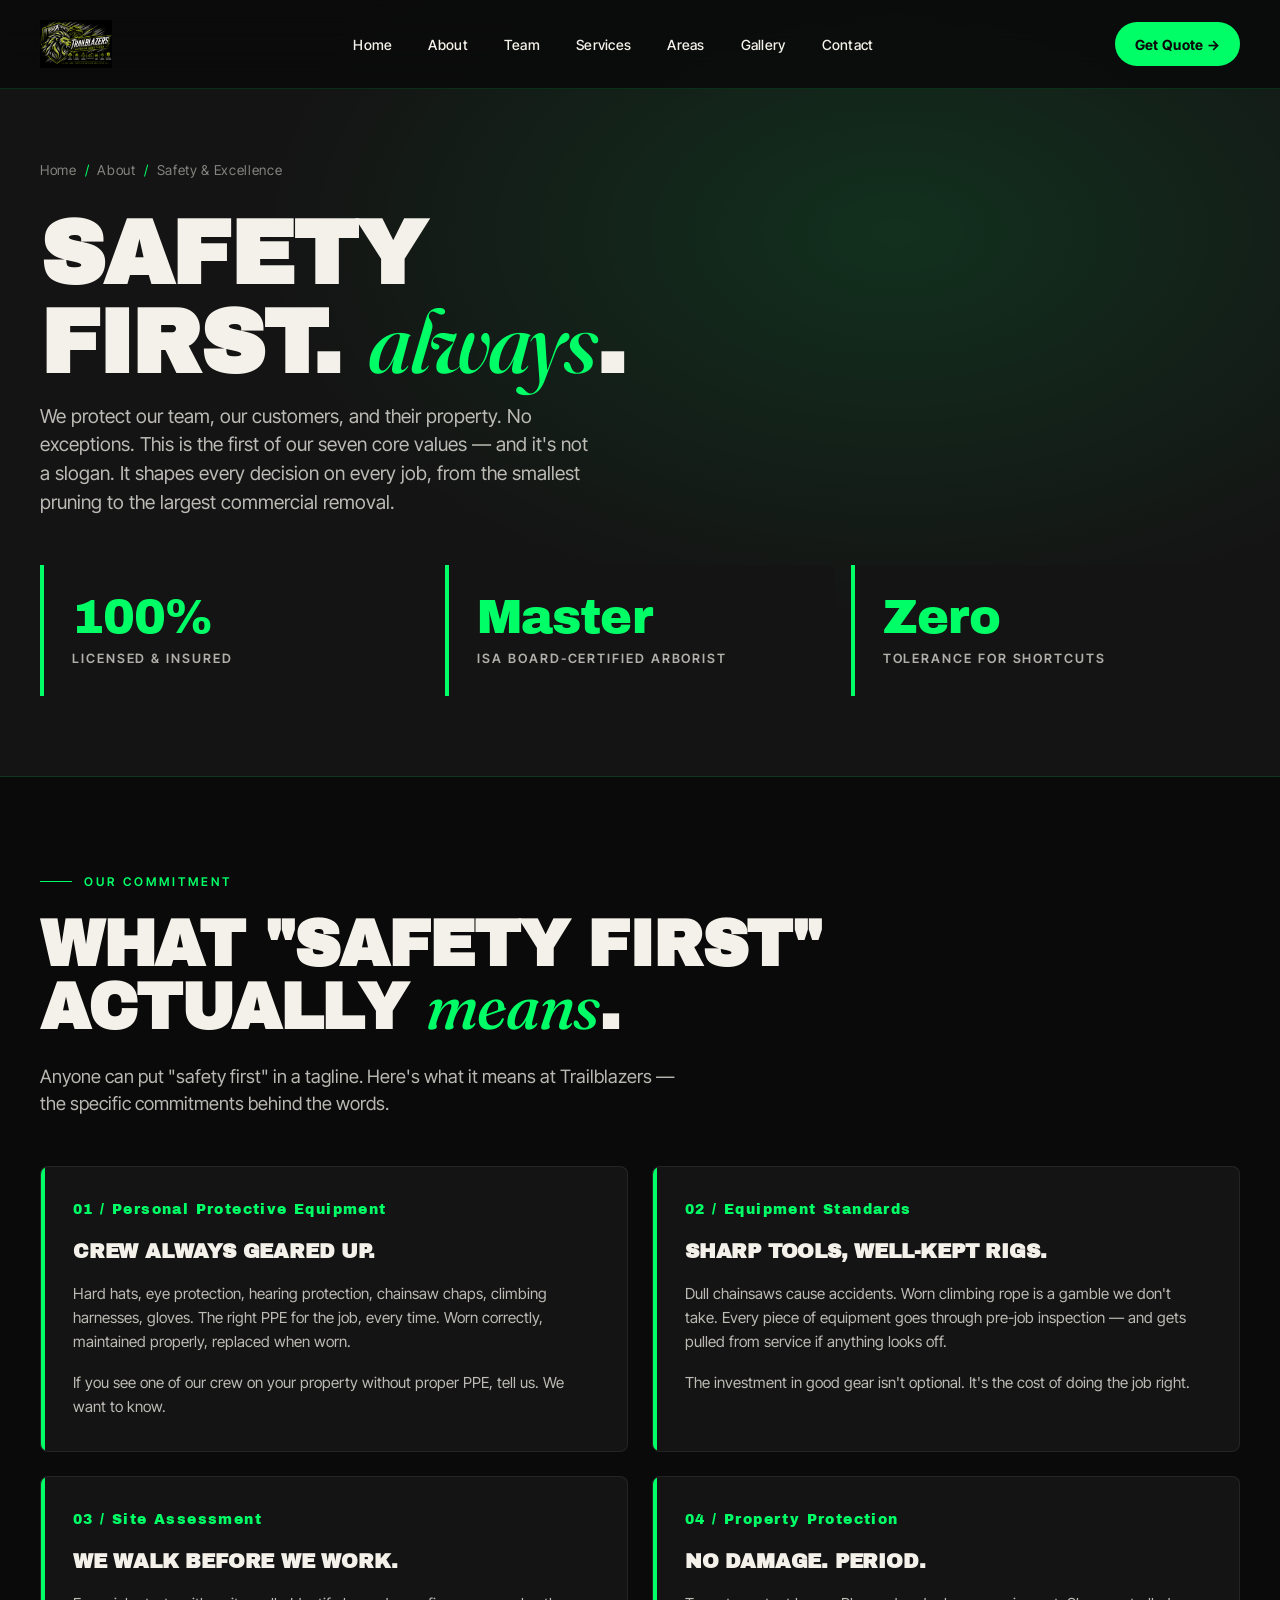
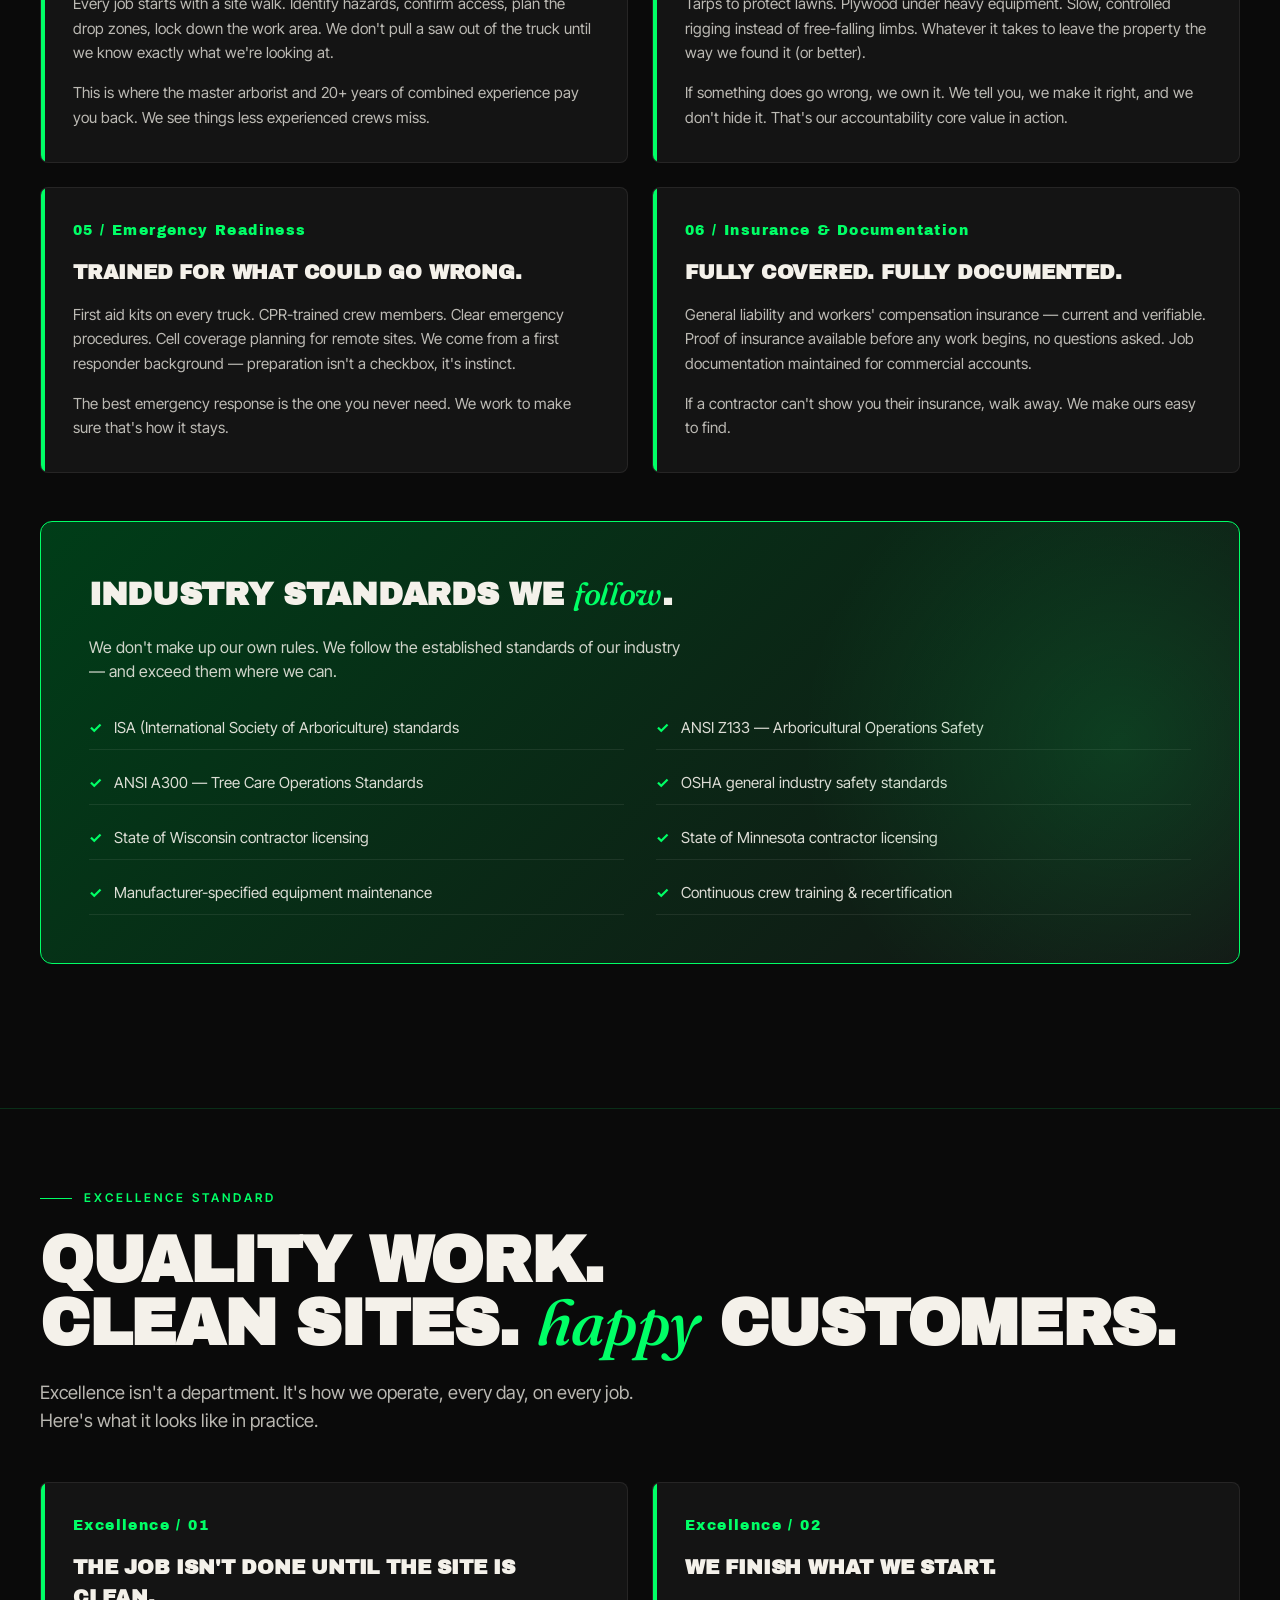
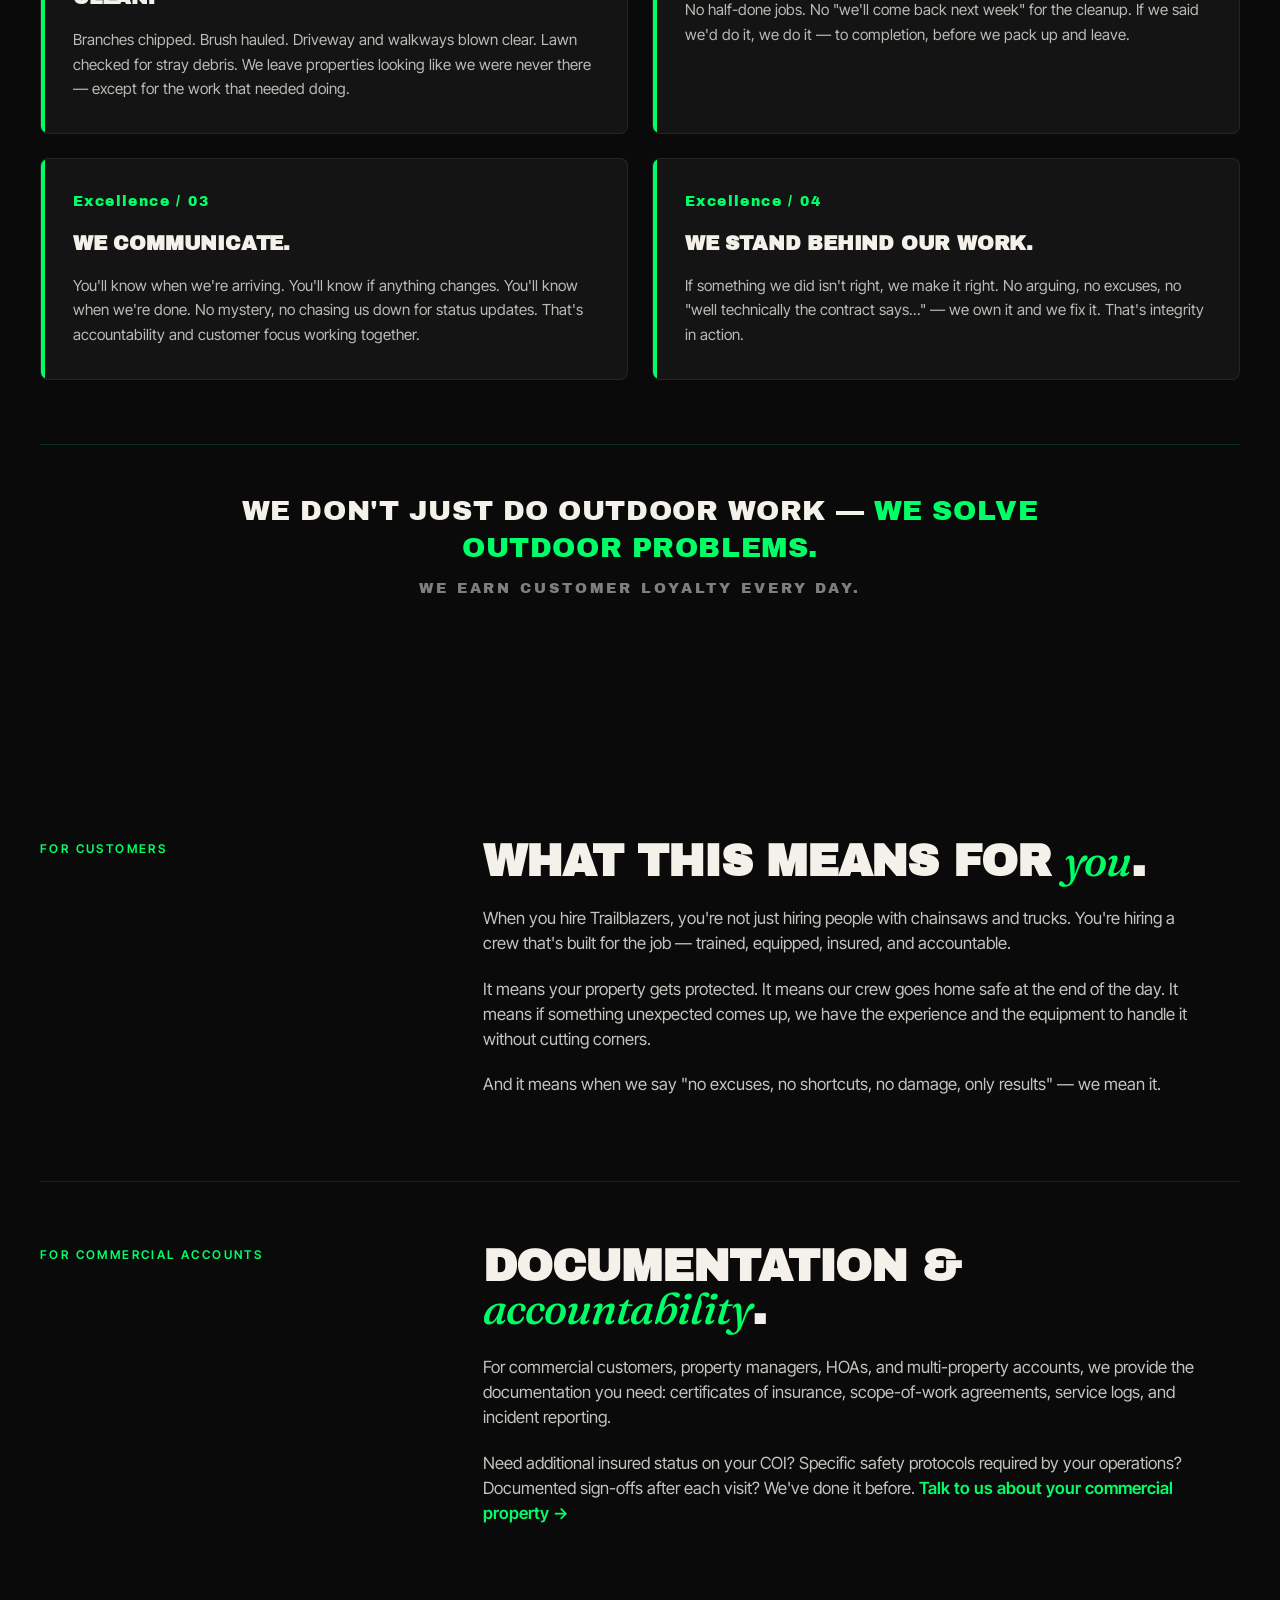
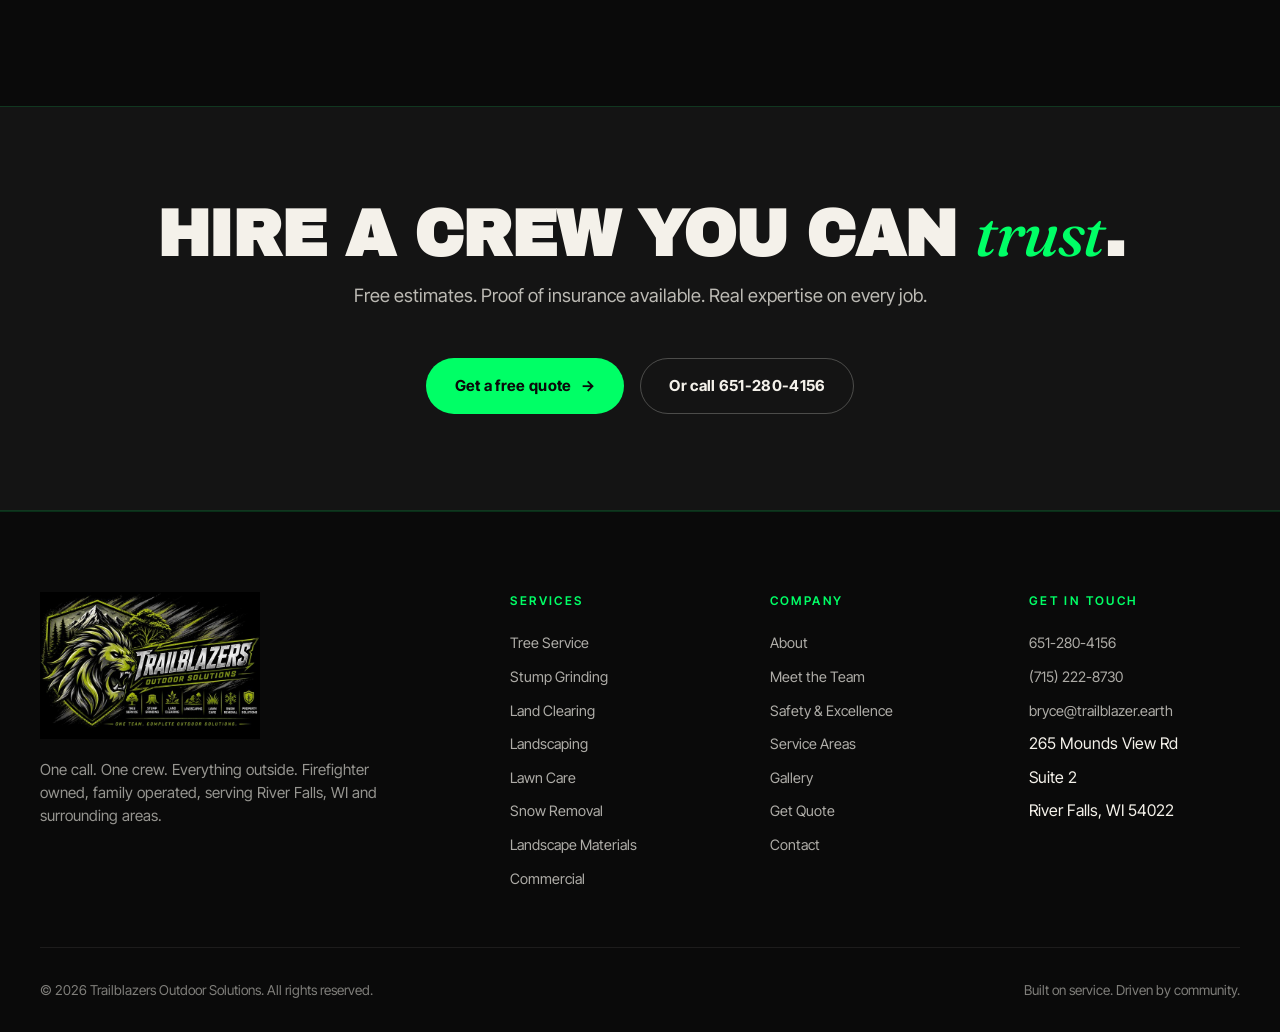
<file: safety.html>
<!DOCTYPE html>
<html lang="en">
<head>
<meta charset="UTF-8">
<meta name="viewport" content="width=device-width, initial-scale=1.0">
<title>Safety & Excellence Commitment — Trailblazers Outdoor Solutions</title>
<meta name="description" content="Our commitment to safety and excellence. Trailblazers Outdoor Solutions protects our team, our customers, and their property. Licensed, insured, board-certified. Zero shortcuts.">
<meta name="robots" content="index, follow">
<link rel="canonical" href="https://www.trailblazer.earth/safety.html">
<link rel="stylesheet" href="styles.css">
</head>
<body>

<nav class="nav">
  <a href="index.html" class="logo" aria-label="Trailblazers Outdoor Solutions home">
    <img src="assets/logo-nav.png" alt="Trailblazers Outdoor Solutions">
  </a>
  <ul class="nav-links">
    <li><a href="index.html">Home</a></li>
    <li><a href="about.html">About</a></li>
    <li><a href="team.html">Team</a></li>
    <li><a href="services.html">Services</a></li>
    <li><a href="service-areas.html">Areas</a></li>
    <li><a href="gallery.html">Gallery</a></li>
    <li><a href="contact.html">Contact</a></li>
  </ul>
  <a href="quote.html" class="nav-cta">Get Quote →</a>
  <button class="menu-toggle" aria-label="Toggle menu" aria-expanded="false">☰</button>
</nav>

<header class="page-header">
  <div class="page-header-inner">
    <div class="breadcrumb">
      <a href="index.html">Home</a>
      <span class="sep">/</span>
      <a href="about.html">About</a>
      <span class="sep">/</span>
      <span>Safety & Excellence</span>
    </div>
    <h1>Safety<br>first. <span class="accent">Always</span>.</h1>
    <p class="hero-sub">We protect our team, our customers, and their property. No exceptions. This is the first of our seven core values — and it's not a slogan. It shapes every decision on every job, from the smallest pruning to the largest commercial removal.</p>

    <div class="safety-hero-stats">
      <div class="safety-stat">
        <div class="safety-stat-num">100%</div>
        <div class="safety-stat-label">Licensed & Insured</div>
      </div>
      <div class="safety-stat">
        <div class="safety-stat-num">Master</div>
        <div class="safety-stat-label">ISA Board-Certified Arborist</div>
      </div>
      <div class="safety-stat">
        <div class="safety-stat-num">Zero</div>
        <div class="safety-stat-label">Tolerance for Shortcuts</div>
      </div>
    </div>
  </div>
</header>

<section>
  <div class="section-inner">
    <div class="section-label">Our Commitment</div>
    <h2>What "safety first"<br>actually <span class="accent">means</span>.</h2>
    <p class="lead">Anyone can put "safety first" in a tagline. Here's what it means at Trailblazers — the specific commitments behind the words.</p>

    <div class="commitment-grid">

      <div class="commitment-card">
        <div class="commitment-num">01 / Personal Protective Equipment</div>
        <h4>Crew always geared up.</h4>
        <p>Hard hats, eye protection, hearing protection, chainsaw chaps, climbing harnesses, gloves. The right PPE for the job, every time. Worn correctly, maintained properly, replaced when worn.</p>
        <p>If you see one of our crew on your property without proper PPE, tell us. We want to know.</p>
      </div>

      <div class="commitment-card">
        <div class="commitment-num">02 / Equipment Standards</div>
        <h4>Sharp tools, well-kept rigs.</h4>
        <p>Dull chainsaws cause accidents. Worn climbing rope is a gamble we don't take. Every piece of equipment goes through pre-job inspection — and gets pulled from service if anything looks off.</p>
        <p>The investment in good gear isn't optional. It's the cost of doing the job right.</p>
      </div>

      <div class="commitment-card">
        <div class="commitment-num">03 / Site Assessment</div>
        <h4>We walk before we work.</h4>
        <p>Every job starts with a site walk. Identify hazards, confirm access, plan the drop zones, lock down the work area. We don't pull a saw out of the truck until we know exactly what we're looking at.</p>
        <p>This is where the master arborist and 20+ years of combined experience pay you back. We see things less experienced crews miss.</p>
      </div>

      <div class="commitment-card">
        <div class="commitment-num">04 / Property Protection</div>
        <h4>No damage. Period.</h4>
        <p>Tarps to protect lawns. Plywood under heavy equipment. Slow, controlled rigging instead of free-falling limbs. Whatever it takes to leave the property the way we found it (or better).</p>
        <p>If something does go wrong, we own it. We tell you, we make it right, and we don't hide it. That's our accountability core value in action.</p>
      </div>

      <div class="commitment-card">
        <div class="commitment-num">05 / Emergency Readiness</div>
        <h4>Trained for what could go wrong.</h4>
        <p>First aid kits on every truck. CPR-trained crew members. Clear emergency procedures. Cell coverage planning for remote sites. We come from a first responder background — preparation isn't a checkbox, it's instinct.</p>
        <p>The best emergency response is the one you never need. We work to make sure that's how it stays.</p>
      </div>

      <div class="commitment-card">
        <div class="commitment-num">06 / Insurance & Documentation</div>
        <h4>Fully covered. Fully documented.</h4>
        <p>General liability and workers' compensation insurance — current and verifiable. Proof of insurance available before any work begins, no questions asked. Job documentation maintained for commercial accounts.</p>
        <p>If a contractor can't show you their insurance, walk away. We make ours easy to find.</p>
      </div>

    </div>

    <div class="standards-band">
      <h3>Industry standards we <span class="accent">follow</span>.</h3>
      <p style="position:relative;color:rgba(244,241,234,0.85);max-width:600px;margin-bottom:0;">We don't make up our own rules. We follow the established standards of our industry — and exceed them where we can.</p>

      <ul class="standards-list">
        <li>ISA (International Society of Arboriculture) standards</li>
        <li>ANSI Z133 — Arboricultural Operations Safety</li>
        <li>ANSI A300 — Tree Care Operations Standards</li>
        <li>OSHA general industry safety standards</li>
        <li>State of Wisconsin contractor licensing</li>
        <li>State of Minnesota contractor licensing</li>
        <li>Manufacturer-specified equipment maintenance</li>
        <li>Continuous crew training & recertification</li>
      </ul>
    </div>
  </div>
</section>

<section class="values-section">
  <div class="values-inner">
    <div class="section-label">Excellence Standard</div>
    <h2>Quality work.<br>Clean sites. <span class="accent">Happy</span> customers.</h2>
    <p class="lead">Excellence isn't a department. It's how we operate, every day, on every job. Here's what it looks like in practice.</p>

    <div class="commitment-grid" style="margin-top:3rem;">

      <div class="commitment-card">
        <div class="commitment-num">Excellence / 01</div>
        <h4>The job isn't done until the site is clean.</h4>
        <p>Branches chipped. Brush hauled. Driveway and walkways blown clear. Lawn checked for stray debris. We leave properties looking like we were never there — except for the work that needed doing.</p>
      </div>

      <div class="commitment-card">
        <div class="commitment-num">Excellence / 02</div>
        <h4>We finish what we start.</h4>
        <p>No half-done jobs. No "we'll come back next week" for the cleanup. If we said we'd do it, we do it — to completion, before we pack up and leave.</p>
      </div>

      <div class="commitment-card">
        <div class="commitment-num">Excellence / 03</div>
        <h4>We communicate.</h4>
        <p>You'll know when we're arriving. You'll know if anything changes. You'll know when we're done. No mystery, no chasing us down for status updates. That's accountability and customer focus working together.</p>
      </div>

      <div class="commitment-card">
        <div class="commitment-num">Excellence / 04</div>
        <h4>We stand behind our work.</h4>
        <p>If something we did isn't right, we make it right. No arguing, no excuses, no "well technically the contract says..." — we own it and we fix it. That's integrity in action.</p>
      </div>

    </div>

    <div class="values-tagline">
      <div class="values-tagline-main">
        We don't just do outdoor work — <span class="accent">we solve outdoor problems.</span>
      </div>
      <div class="values-tagline-sub">
        We earn customer loyalty every day.
      </div>
    </div>
  </div>
</section>

<section>
  <div class="section-inner">
    <div class="content-block">
      <div class="content-block-label">For Customers</div>
      <div>
        <h2>What this means for <span class="accent">you</span>.</h2>
        <p>When you hire Trailblazers, you're not just hiring people with chainsaws and trucks. You're hiring a crew that's built for the job — trained, equipped, insured, and accountable.</p>
        <p>It means your property gets protected. It means our crew goes home safe at the end of the day. It means if something unexpected comes up, we have the experience and the equipment to handle it without cutting corners.</p>
        <p>And it means when we say "no excuses, no shortcuts, no damage, only results" — we mean it.</p>
      </div>
    </div>

    <div class="content-block">
      <div class="content-block-label">For Commercial Accounts</div>
      <div>
        <h2>Documentation & <span class="accent">accountability</span>.</h2>
        <p>For commercial customers, property managers, HOAs, and multi-property accounts, we provide the documentation you need: certificates of insurance, scope-of-work agreements, service logs, and incident reporting.</p>
        <p>Need additional insured status on your COI? Specific safety protocols required by your operations? Documented sign-offs after each visit? We've done it before. <a href="commercial.html" style="color:var(--green);font-weight:600;">Talk to us about your commercial property →</a></p>
      </div>
    </div>
  </div>
</section>

<section class="cta-band">
  <div class="section-inner">
    <h2>Hire a crew you can <span class="accent">trust</span>.</h2>
    <p class="lead">Free estimates. Proof of insurance available. Real expertise on every job.</p>
    <div style="display:flex;gap:1rem;justify-content:center;flex-wrap:wrap;">
      <a href="quote.html" class="btn btn-primary">Get a free quote <span class="btn-arrow">→</span></a>
      <a href="tel:6512804156" class="btn btn-secondary">Or call 651-280-4156</a>
    </div>
  </div>
</section>

<footer>
  <div class="footer-inner">
    <div class="footer-top">
      <div class="footer-brand">
        <img src="assets/logo-medium.jpg" alt="Trailblazers Outdoor Solutions" class="footer-logo">
        <h4 style="display:none">Trailblazers Outdoor Solutions</h4>
        <p>One call. One crew. Everything outside. Firefighter owned, family operated, serving River Falls, WI and surrounding areas.</p>
      </div>
      <div class="footer-col">
        <h5>Services</h5>
        <ul>
          <li><a href="tree-removal.html">Tree Service</a></li>
          <li><a href="tree-removal.html">Stump Grinding</a></li>
          <li><a href="services.html#land-clearing">Land Clearing</a></li>
          <li><a href="landscaping.html">Landscaping</a></li>
          <li><a href="lawn-care.html">Lawn Care</a></li>
          <li><a href="snow-removal.html">Snow Removal</a></li>
          <li><a href="landscape-materials.html">Landscape Materials</a></li>
          <li><a href="commercial.html">Commercial</a></li>
        </ul>
      </div>
      <div class="footer-col">
        <h5>Company</h5>
        <ul>
          <li><a href="about.html">About</a></li>
          <li><a href="team.html">Meet the Team</a></li>
          <li><a href="safety.html">Safety & Excellence</a></li>
          <li><a href="service-areas.html">Service Areas</a></li>
          <li><a href="gallery.html">Gallery</a></li>
          <li><a href="quote.html">Get Quote</a></li>
          <li><a href="contact.html">Contact</a></li>
        </ul>
      </div>
      <div class="footer-col">
        <h5>Get In Touch</h5>
        <ul>
          <li><a href="tel:6512804156">651-280-4156</a></li>
          <li><a href="tel:7152228730">(715) 222-8730</a></li>
          <li><a href="mailto:bryce@trailblazer.earth">bryce@trailblazer.earth</a></li>
          <li>265 Mounds View Rd</li>
          <li>Suite 2</li>
          <li>River Falls, WI 54022</li>
        </ul>
      </div>
    </div>
    <div class="footer-bottom">
      <div>© <span id="year"></span> Trailblazers Outdoor Solutions. All rights reserved.</div>
      <div>Built on service. Driven by community.</div>
    </div>
  </div>
</footer>

<script>document.getElementById('year').textContent = new Date().getFullYear();</script>
<script src="main.js"></script>
</body>
</html>
</file>
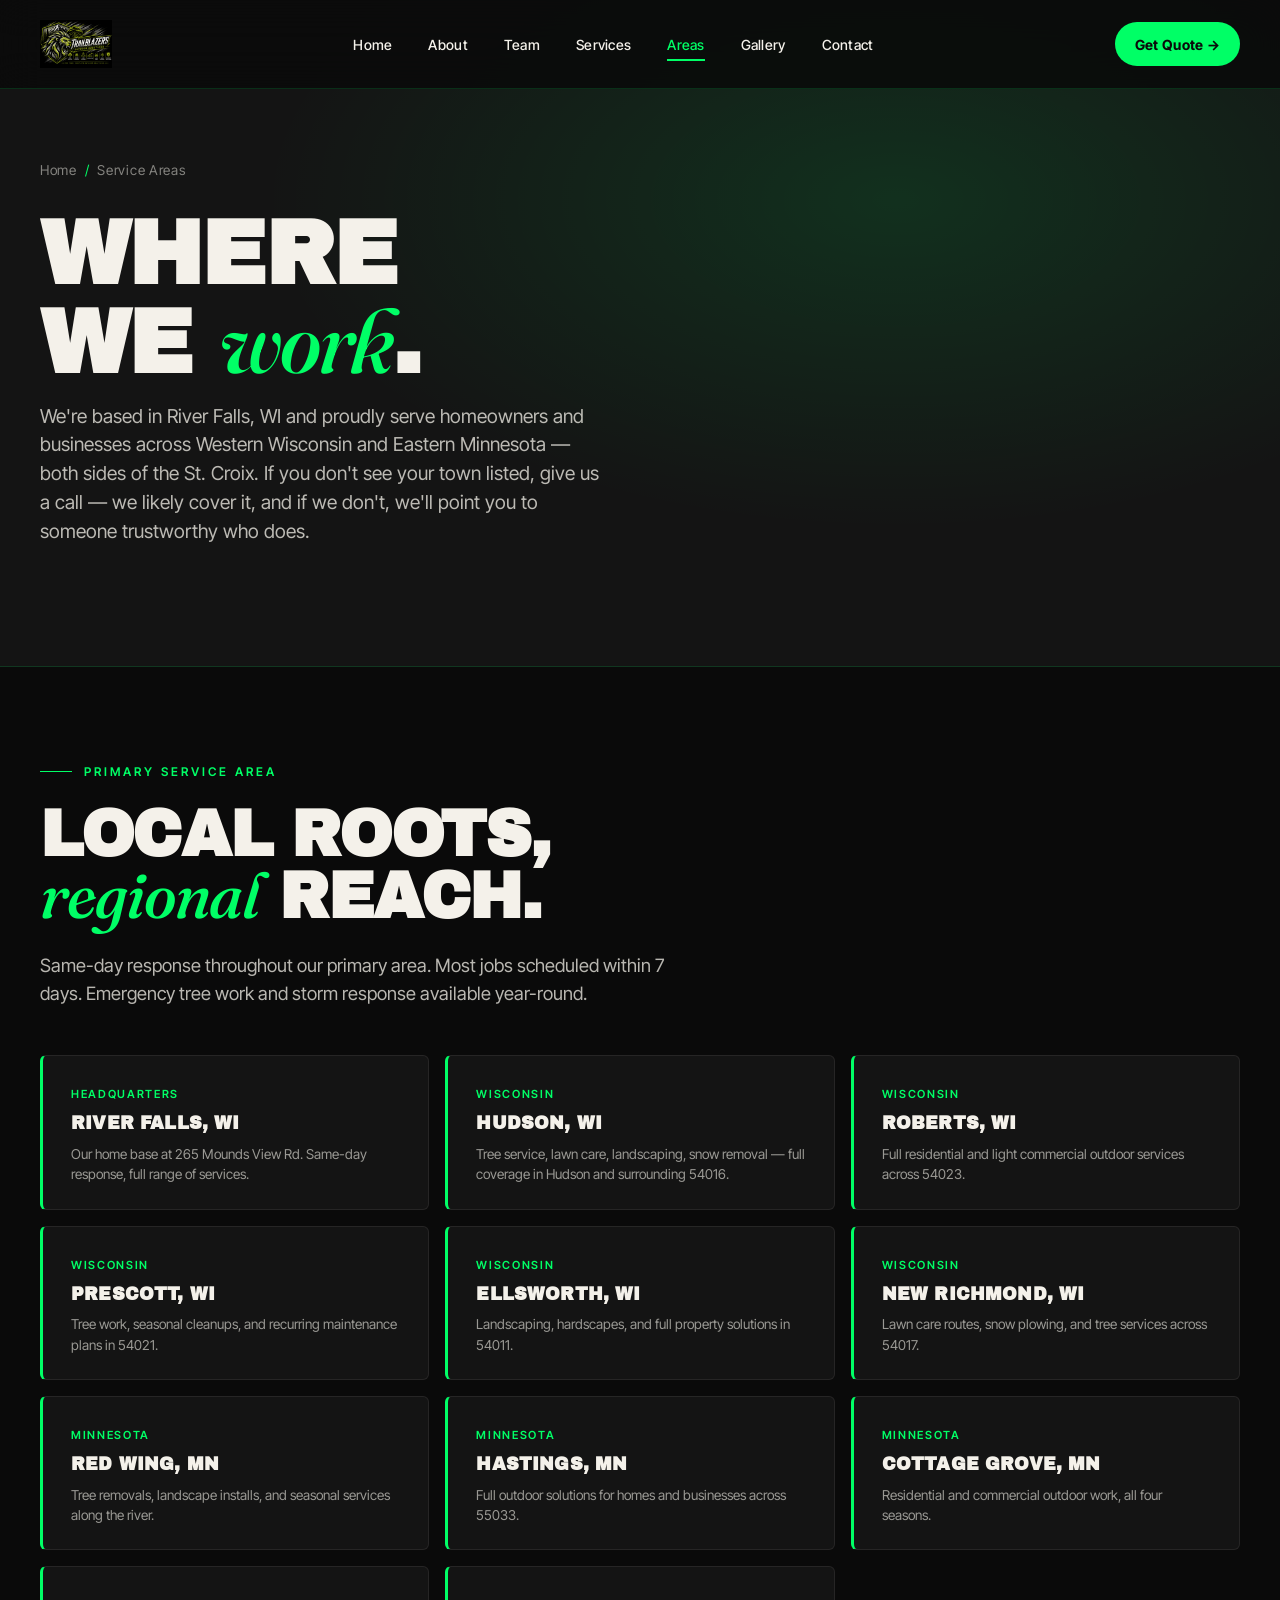
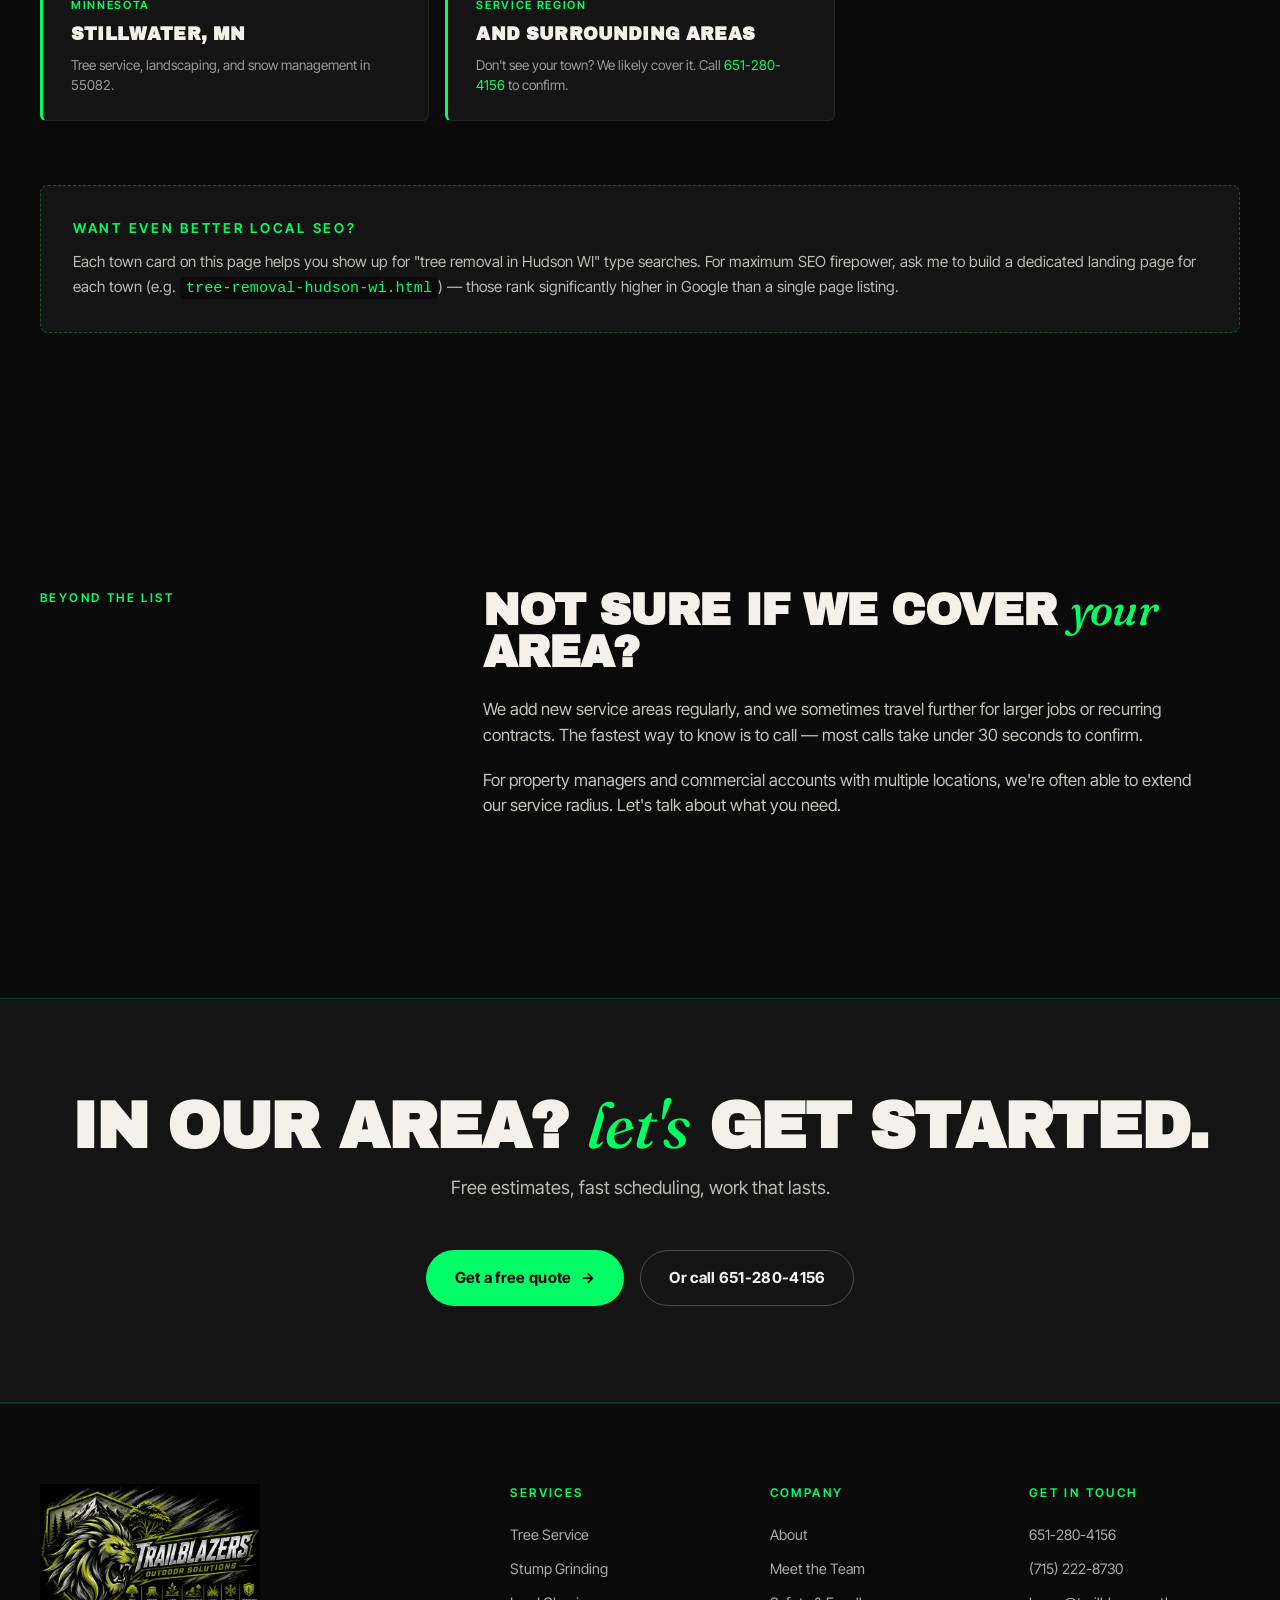
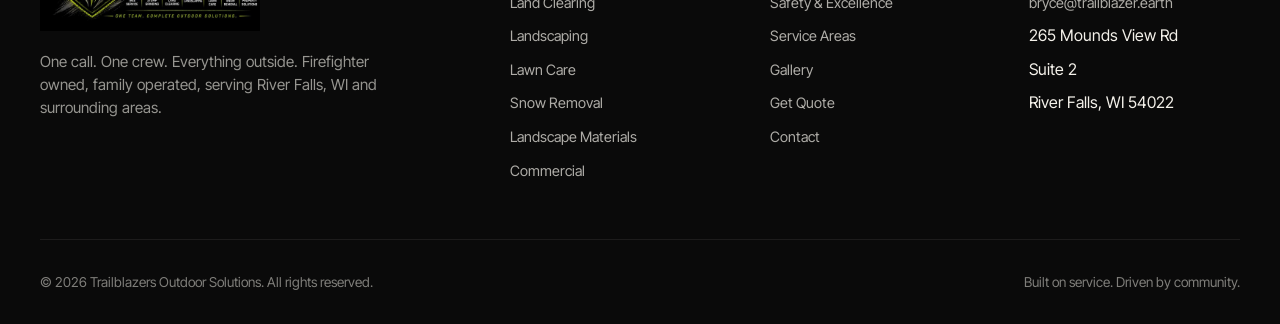
<file: service-areas.html>
<!DOCTYPE html>
<html lang="en">
<head>
<meta charset="UTF-8">
<meta name="viewport" content="width=device-width, initial-scale=1.0">
<title>Service Areas — Trailblazers Outdoor Solutions in River Falls, WI & Surrounding</title>
<meta name="description" content="Trailblazers Outdoor Solutions serves River Falls WI, Hudson WI, Hastings MN, Stillwater MN, Red Wing MN, and surrounding Western Wisconsin and Eastern Minnesota. Tree service, lawn care, landscaping, snow removal.">
<meta name="keywords" content="tree service River Falls WI, landscaping Hudson WI, lawn care Stillwater MN, snow removal Hastings MN, Red Wing tree removal, Western WI outdoor services">
<meta name="robots" content="index, follow">
<link rel="canonical" href="https://www.trailblazer.earth/service-areas.html">
<link rel="stylesheet" href="styles.css">
</head>
<body>

<nav class="nav">
  <a href="index.html" class="logo" aria-label="Trailblazers Outdoor Solutions home">
    <img src="assets/logo-nav.png" alt="Trailblazers Outdoor Solutions">
  </a>
  <ul class="nav-links">
    <li><a href="index.html">Home</a></li>
    <li><a href="about.html">About</a></li>
    <li><a href="team.html">Team</a></li>
    <li><a href="services.html">Services</a></li>
    <li><a href="service-areas.html">Areas</a></li>
    <li><a href="gallery.html">Gallery</a></li>
    <li><a href="contact.html">Contact</a></li>
  </ul>
  <a href="quote.html" class="nav-cta">Get Quote →</a>
  <button class="menu-toggle" aria-label="Toggle menu" aria-expanded="false">☰</button>
</nav>

<header class="page-header">
  <div class="page-header-inner">
    <div class="breadcrumb">
      <a href="index.html">Home</a>
      <span class="sep">/</span>
      <span>Service Areas</span>
    </div>
    <h1>Where<br>we <span class="accent">work</span>.</h1>
    <p class="hero-sub">We're based in River Falls, WI and proudly serve homeowners and businesses across Western Wisconsin and Eastern Minnesota — both sides of the St. Croix. If you don't see your town listed, give us a call — we likely cover it, and if we don't, we'll point you to someone trustworthy who does.</p>
  </div>
</header>

<section>
  <div class="section-inner">
    <div class="section-label">Primary Service Area</div>
    <h2>Local roots,<br><span class="accent">regional</span> reach.</h2>
    <p class="lead">Same-day response throughout our primary area. Most jobs scheduled within 7 days. Emergency tree work and storm response available year-round.</p>

    <!--
      AREA INSTRUCTIONS:
      Update the area cards below with the actual towns/cities you serve.
      Add as many as you want. Each card targets local SEO for that area name.
    -->

    <div class="areas-grid">

      <div class="area-card">
        <span class="area-meta">Headquarters</span>
        <h4>River Falls, WI</h4>
        <p>Our home base at 265 Mounds View Rd. Same-day response, full range of services.</p>
      </div>

      <div class="area-card">
        <span class="area-meta">Wisconsin</span>
        <h4>Hudson, WI</h4>
        <p>Tree service, lawn care, landscaping, snow removal — full coverage in Hudson and surrounding 54016.</p>
      </div>

      <div class="area-card">
        <span class="area-meta">Wisconsin</span>
        <h4>Roberts, WI</h4>
        <p>Full residential and light commercial outdoor services across 54023.</p>
      </div>

      <div class="area-card">
        <span class="area-meta">Wisconsin</span>
        <h4>Prescott, WI</h4>
        <p>Tree work, seasonal cleanups, and recurring maintenance plans in 54021.</p>
      </div>

      <div class="area-card">
        <span class="area-meta">Wisconsin</span>
        <h4>Ellsworth, WI</h4>
        <p>Landscaping, hardscapes, and full property solutions in 54011.</p>
      </div>

      <div class="area-card">
        <span class="area-meta">Wisconsin</span>
        <h4>New Richmond, WI</h4>
        <p>Lawn care routes, snow plowing, and tree services across 54017.</p>
      </div>

      <div class="area-card">
        <span class="area-meta">Minnesota</span>
        <h4>Red Wing, MN</h4>
        <p>Tree removals, landscape installs, and seasonal services along the river.</p>
      </div>

      <div class="area-card">
        <span class="area-meta">Minnesota</span>
        <h4>Hastings, MN</h4>
        <p>Full outdoor solutions for homes and businesses across 55033.</p>
      </div>

      <div class="area-card">
        <span class="area-meta">Minnesota</span>
        <h4>Cottage Grove, MN</h4>
        <p>Residential and commercial outdoor work, all four seasons.</p>
      </div>

      <div class="area-card">
        <span class="area-meta">Minnesota</span>
        <h4>Stillwater, MN</h4>
        <p>Tree service, landscaping, and snow management in 55082.</p>
      </div>

      <div class="area-card">
        <span class="area-meta">Service Region</span>
        <h4>And surrounding areas</h4>
        <p>Don't see your town? We likely cover it. Call <a href="tel:6512804156" style="color:var(--green)">651-280-4156</a> to confirm.</p>
      </div>

    </div>

    <div style="margin-top: 4rem; padding: 2rem; background: var(--ink); border: 1px dashed rgba(0, 255, 102, 0.3); border-radius: 8px;">
      <p style="color: var(--green); font-size: 0.85rem; letter-spacing: 0.2em; text-transform: uppercase; font-weight: 600; margin-bottom: 0.75rem;">Want even better local SEO?</p>
      <p style="color: rgba(244, 241, 234, 0.75); font-size: 0.95rem; line-height: 1.6;">
        Each town card on this page helps you show up for "tree removal in Hudson WI" type searches. For maximum SEO firepower, ask me to build a dedicated landing page for each town (e.g. <code style="color: var(--green); background: var(--black); padding: 2px 6px; border-radius: 4px;">tree-removal-hudson-wi.html</code>) — those rank significantly higher in Google than a single page listing.
      </p>
    </div>

  </div>
</section>

<section>
  <div class="section-inner">
    <div class="content-block">
      <div class="content-block-label">Beyond the list</div>
      <div>
        <h2>Not sure if we cover <span class="accent">your</span> area?</h2>
        <p>We add new service areas regularly, and we sometimes travel further for larger jobs or recurring contracts. The fastest way to know is to call — most calls take under 30 seconds to confirm.</p>
        <p>For property managers and commercial accounts with multiple locations, we're often able to extend our service radius. Let's talk about what you need.</p>
      </div>
    </div>
  </div>
</section>

<section class="cta-band">
  <div class="section-inner">
    <h2>In our area? <span class="accent">Let's</span> get started.</h2>
    <p class="lead">Free estimates, fast scheduling, work that lasts.</p>
    <div style="display:flex;gap:1rem;justify-content:center;flex-wrap:wrap;">
      <a href="quote.html" class="btn btn-primary">Get a free quote <span class="btn-arrow">→</span></a>
      <a href="tel:6512804156" class="btn btn-secondary">Or call 651-280-4156</a>
    </div>
  </div>
</section>

<footer>
  <div class="footer-inner">
    <div class="footer-top">
      <div class="footer-brand">
        <img src="assets/logo-medium.jpg" alt="Trailblazers Outdoor Solutions" class="footer-logo">
        <h4 style="display:none">Trailblazers Outdoor Solutions</h4>
        <p>One call. One crew. Everything outside. Firefighter owned, family operated, serving River Falls, WI and surrounding areas.</p>
      </div>
      <div class="footer-col">
        <h5>Services</h5>
        <ul>
          <li><a href="tree-removal.html">Tree Service</a></li>
          <li><a href="tree-removal.html">Stump Grinding</a></li>
          <li><a href="services.html#land-clearing">Land Clearing</a></li>
          <li><a href="landscaping.html">Landscaping</a></li>
          <li><a href="lawn-care.html">Lawn Care</a></li>
          <li><a href="snow-removal.html">Snow Removal</a></li>
          <li><a href="landscape-materials.html">Landscape Materials</a></li>
          <li><a href="commercial.html">Commercial</a></li>
        </ul>
      </div>
      <div class="footer-col">
        <h5>Company</h5>
        <ul>
          <li><a href="about.html">About</a></li>
          <li><a href="team.html">Meet the Team</a></li>
          <li><a href="safety.html">Safety & Excellence</a></li>
          <li><a href="service-areas.html">Service Areas</a></li>
          <li><a href="gallery.html">Gallery</a></li>
          <li><a href="quote.html">Get Quote</a></li>
          <li><a href="contact.html">Contact</a></li>
        </ul>
      </div>
      <div class="footer-col">
        <h5>Get In Touch</h5>
        <ul>
          <li><a href="tel:6512804156">651-280-4156</a></li>
          <li><a href="tel:7152228730">(715) 222-8730</a></li>
          <li><a href="mailto:bryce@trailblazer.earth">bryce@trailblazer.earth</a></li>
          <li>265 Mounds View Rd</li>
          <li>Suite 2</li>
          <li>River Falls, WI 54022</li>
        </ul>
      </div>
    </div>
    <div class="footer-bottom">
      <div>© <span id="year"></span> Trailblazers Outdoor Solutions. All rights reserved.</div>
      <div>Built on service. Driven by community.</div>
    </div>
  </div>
</footer>

<script>document.getElementById('year').textContent = new Date().getFullYear();</script>
<script src="main.js"></script>
</body>
</html>
</file>
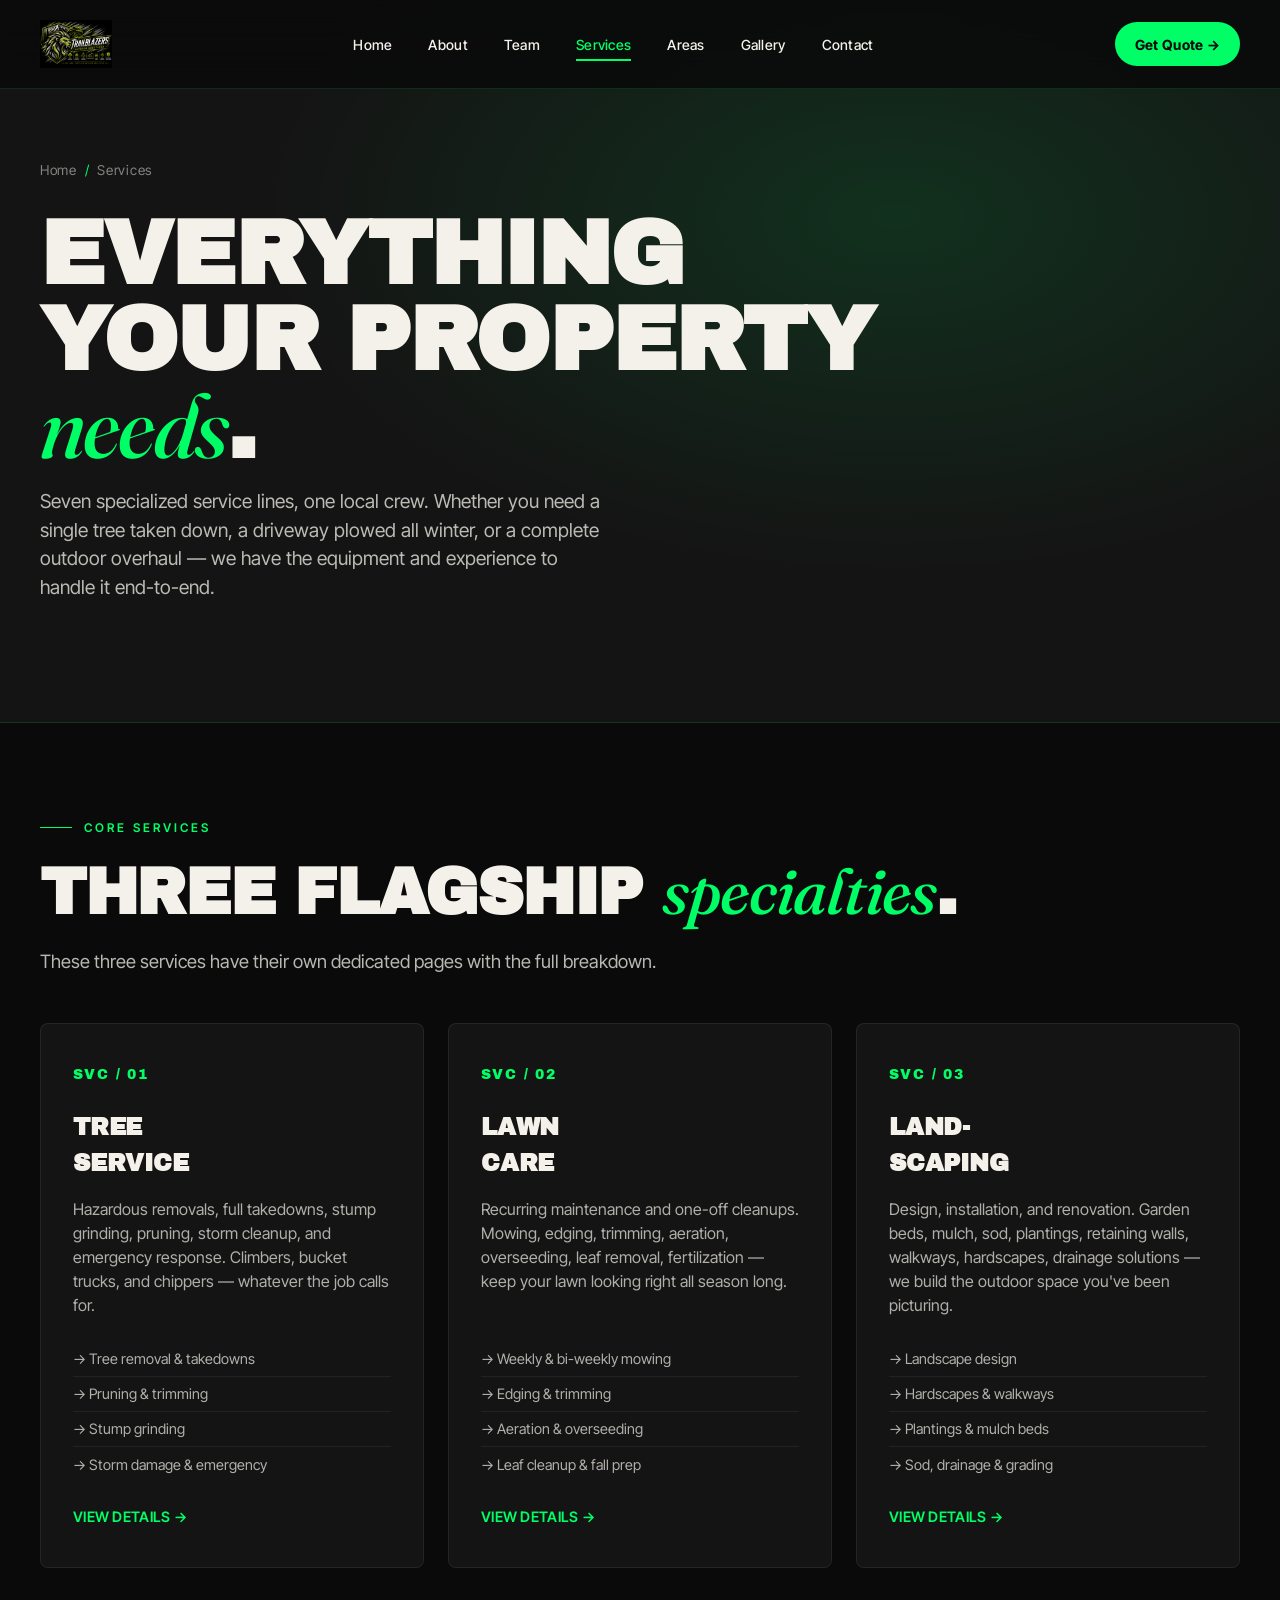
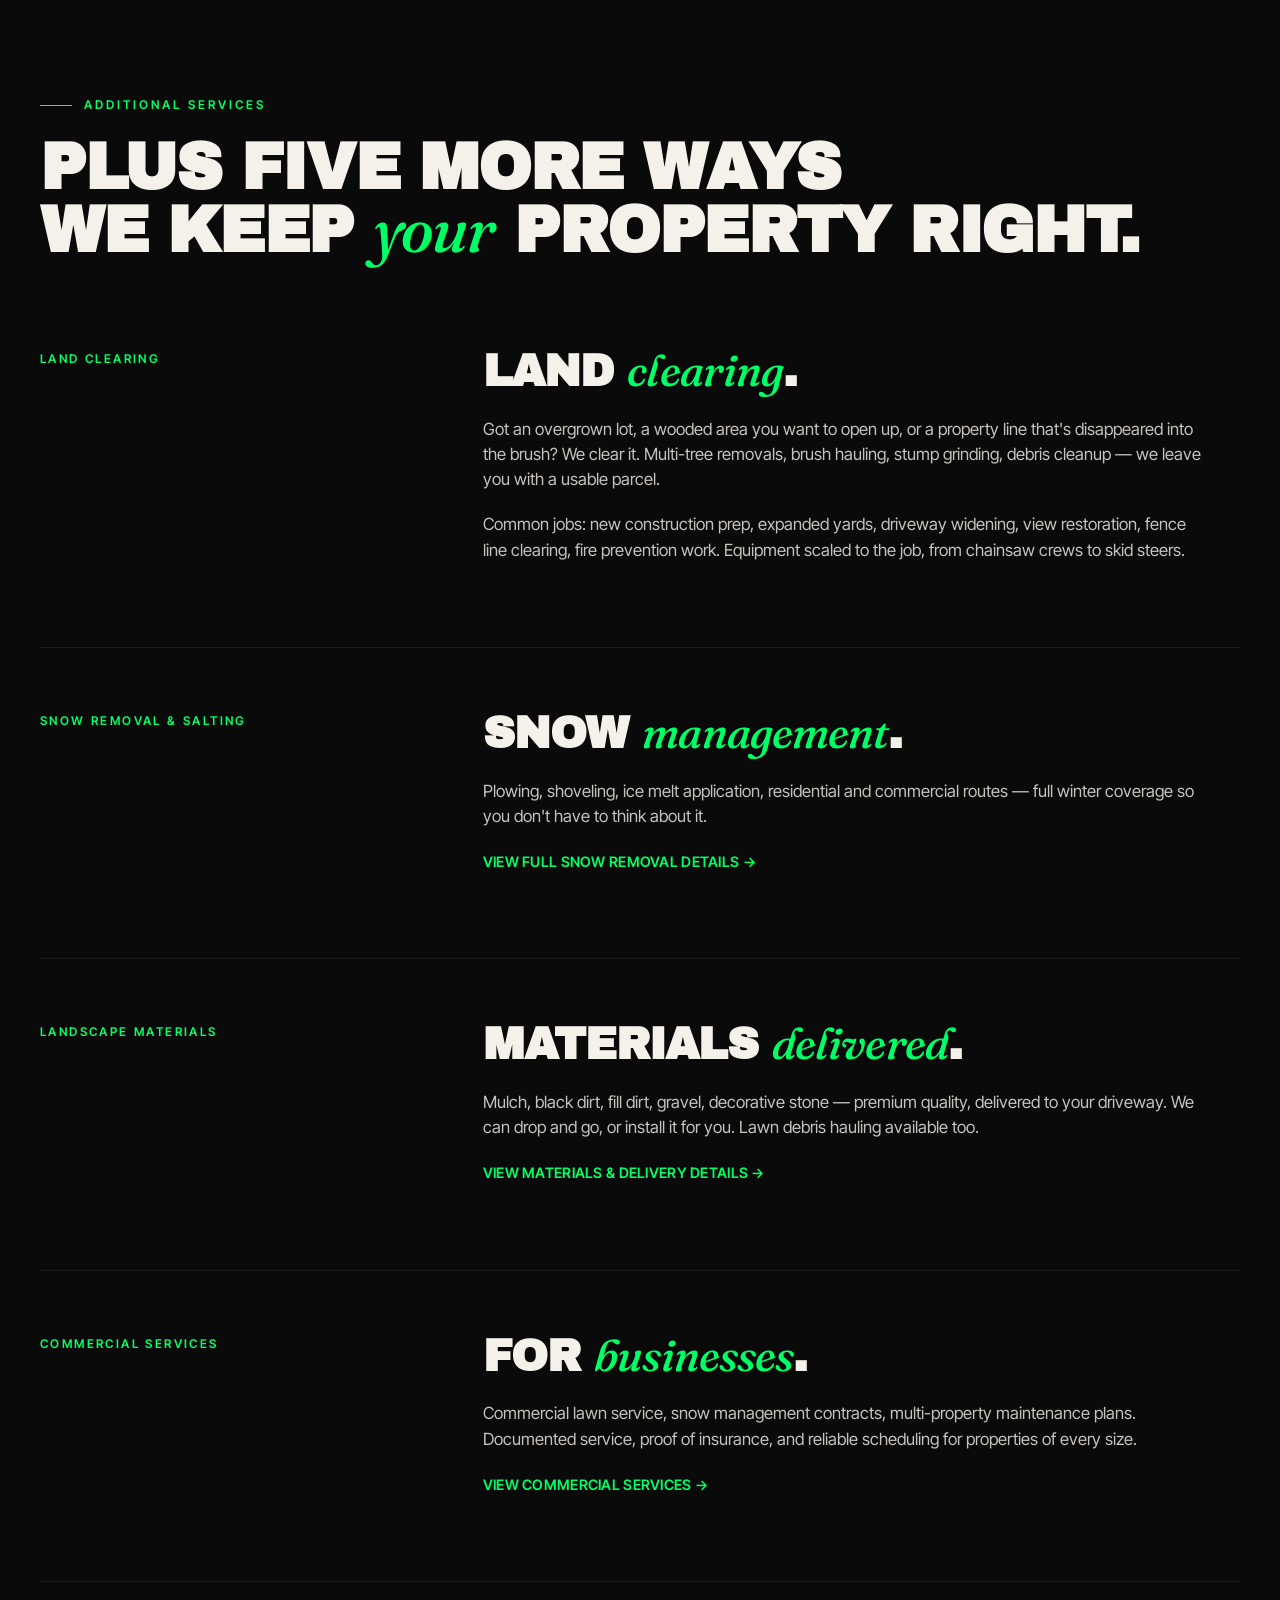
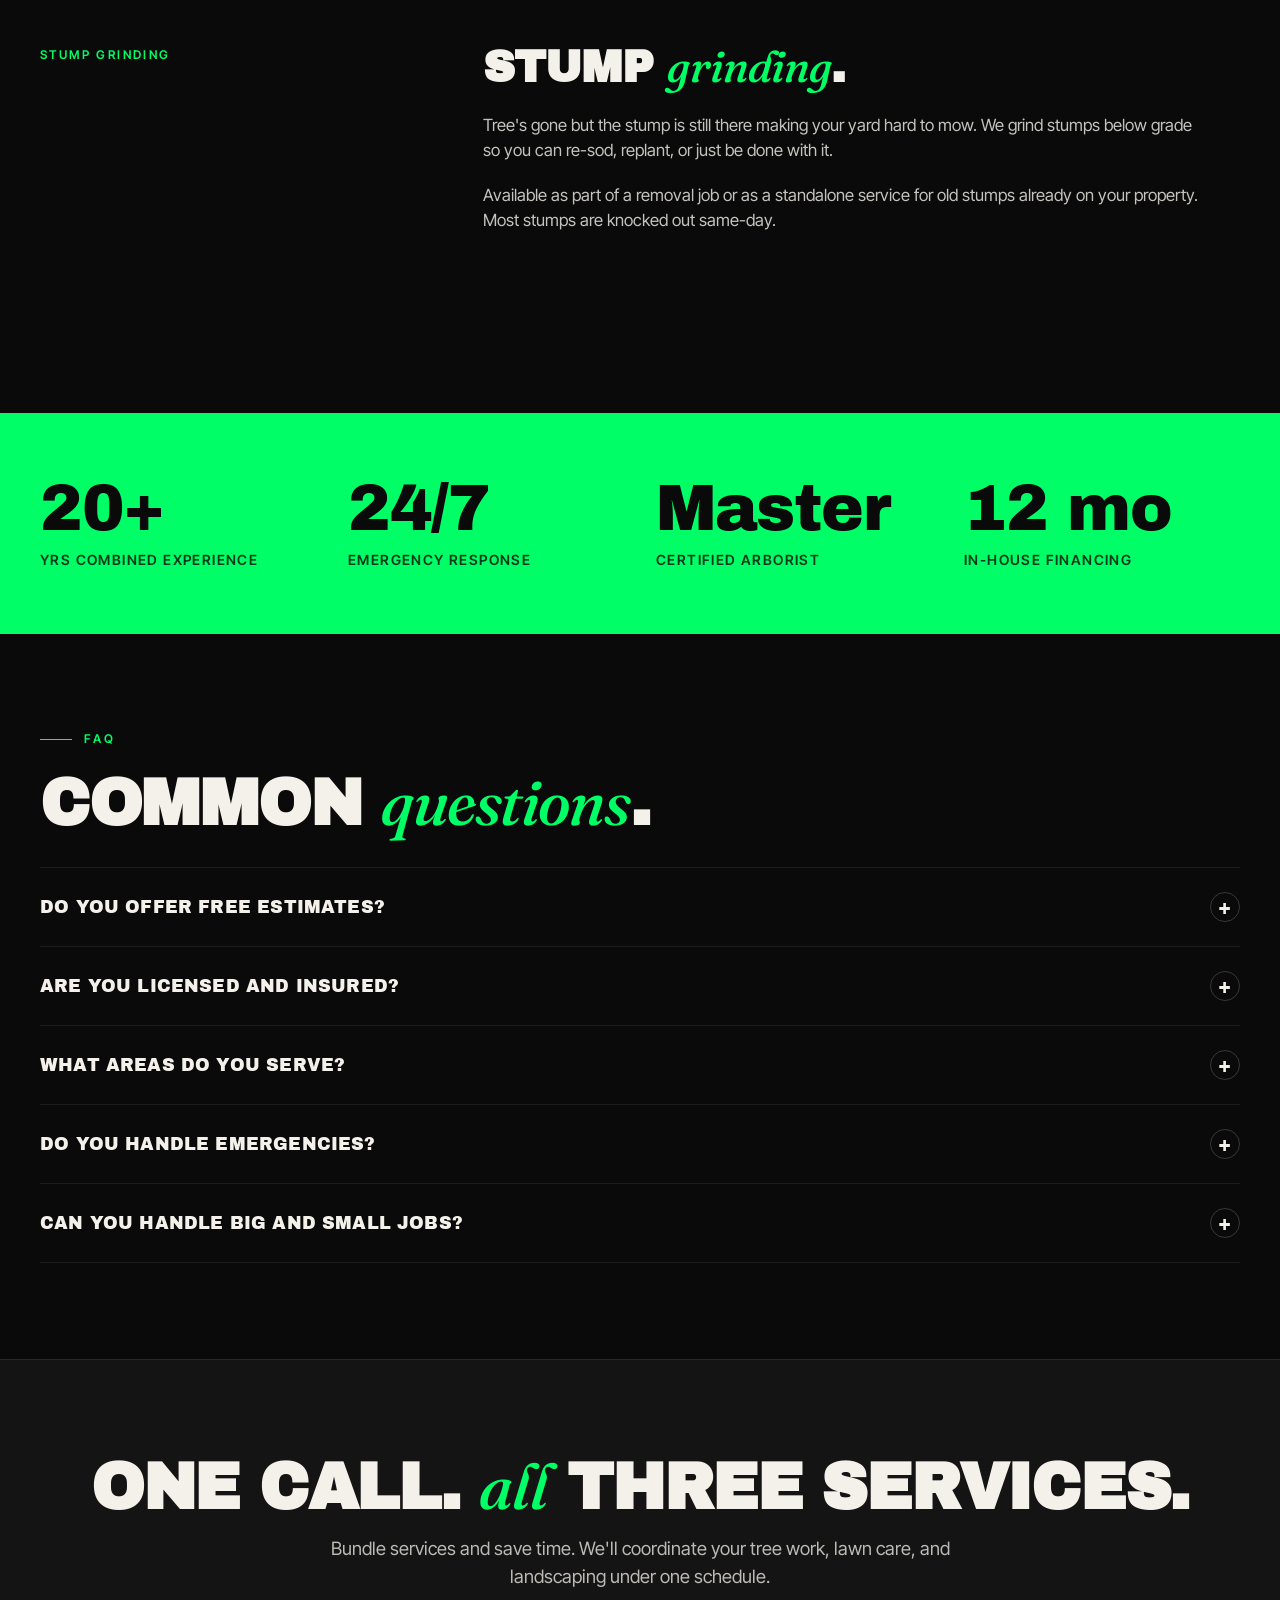
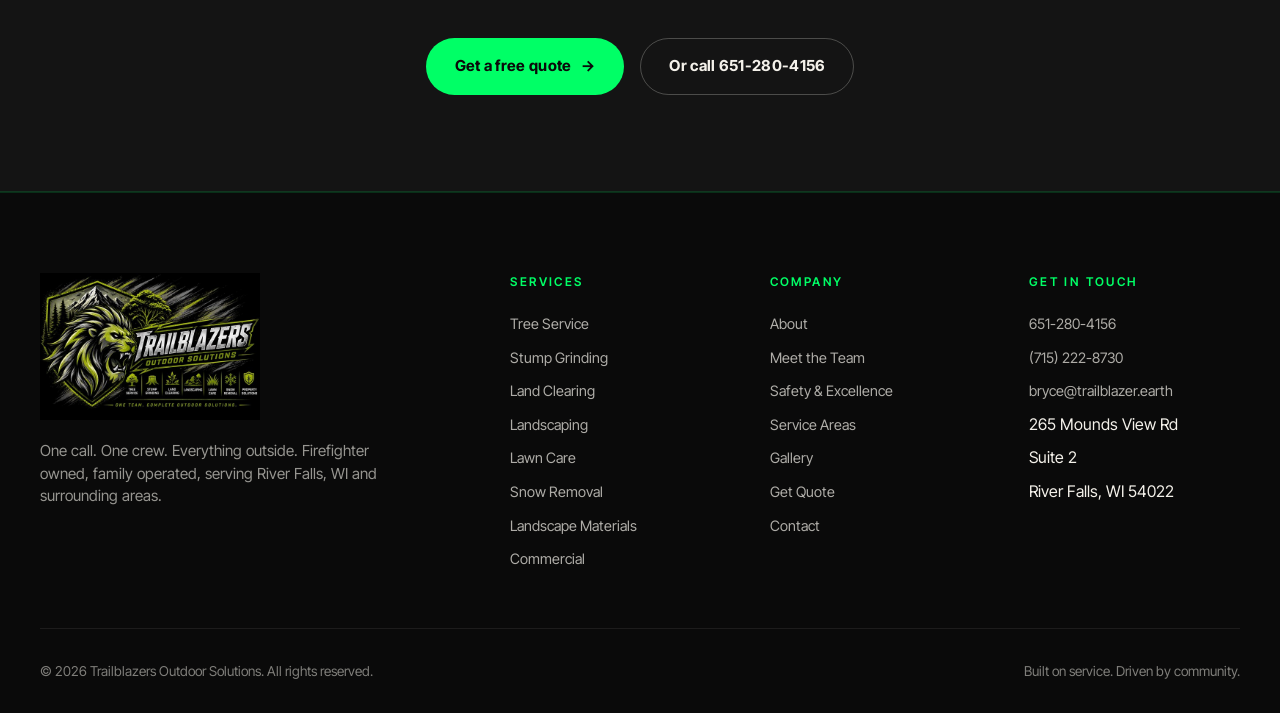
<file: services.html>
<!DOCTYPE html>
<html lang="en">
<head>
<meta charset="UTF-8">
<meta name="viewport" content="width=device-width, initial-scale=1.0">
<title>Services — Tree Removal, Lawn Care & Landscaping | Trailblazers Outdoor Solutions</title>
<meta name="description" content="Full-service outdoor solutions in River Falls, WI. Tree removal, lawn care, and landscaping — all from one trusted, fully insured crew. Free estimates.">
<meta name="robots" content="index, follow">
<link rel="canonical" href="https://www.trailblazer.earth/services.html">
<link rel="stylesheet" href="styles.css">
</head>
<body>

<nav class="nav">
  <a href="index.html" class="logo" aria-label="Trailblazers Outdoor Solutions home">
    <img src="assets/logo-nav.png" alt="Trailblazers Outdoor Solutions">
  </a>
  <ul class="nav-links">
    <li><a href="index.html">Home</a></li>
    <li><a href="about.html">About</a></li>
    <li><a href="team.html">Team</a></li>
    <li><a href="services.html">Services</a></li>
    <li><a href="service-areas.html">Areas</a></li>
    <li><a href="gallery.html">Gallery</a></li>
    <li><a href="contact.html">Contact</a></li>
  </ul>
  <a href="quote.html" class="nav-cta">Get Quote →</a>
  <button class="menu-toggle" aria-label="Toggle menu" aria-expanded="false">☰</button>
</nav>

<header class="page-header">
  <div class="page-header-inner">
    <div class="breadcrumb">
      <a href="index.html">Home</a>
      <span class="sep">/</span>
      <span>Services</span>
    </div>
    <h1>Everything<br>your property<br><span class="accent">needs</span>.</h1>
    <p class="hero-sub">Seven specialized service lines, one local crew. Whether you need a single tree taken down, a driveway plowed all winter, or a complete outdoor overhaul — we have the equipment and experience to handle it end-to-end.</p>
  </div>
</header>

<section>
  <div class="section-inner">
    <div class="section-label">Core Services</div>
    <h2>Three flagship <span class="accent">specialties</span>.</h2>
    <p class="lead">These three services have their own dedicated pages with the full breakdown.</p>

    <div class="services-grid">

      <div class="service-card">
        <div class="service-num">SVC / 01</div>
        <h3>Tree<br>Service</h3>
        <p>
          Hazardous removals, full takedowns, stump grinding, pruning, storm cleanup,
          and emergency response. Climbers, bucket trucks, and chippers — whatever the
          job calls for.
        </p>
        <ul style="list-style:none;margin-bottom:1.5rem;font-size:0.9rem;color:rgba(244,241,234,0.7)">
          <li style="padding:0.4rem 0;border-bottom:1px solid rgba(244,241,234,0.06)">→ Tree removal & takedowns</li>
          <li style="padding:0.4rem 0;border-bottom:1px solid rgba(244,241,234,0.06)">→ Pruning & trimming</li>
          <li style="padding:0.4rem 0;border-bottom:1px solid rgba(244,241,234,0.06)">→ Stump grinding</li>
          <li style="padding:0.4rem 0">→ Storm damage & emergency</li>
        </ul>
        <a href="tree-removal.html" class="service-link">View details →</a>
      </div>

      <div class="service-card">
        <div class="service-num">SVC / 02</div>
        <h3>Lawn<br>Care</h3>
        <p>
          Recurring maintenance and one-off cleanups. Mowing, edging, trimming,
          aeration, overseeding, leaf removal, fertilization — keep your lawn
          looking right all season long.
        </p>
        <ul style="list-style:none;margin-bottom:1.5rem;font-size:0.9rem;color:rgba(244,241,234,0.7)">
          <li style="padding:0.4rem 0;border-bottom:1px solid rgba(244,241,234,0.06)">→ Weekly & bi-weekly mowing</li>
          <li style="padding:0.4rem 0;border-bottom:1px solid rgba(244,241,234,0.06)">→ Edging & trimming</li>
          <li style="padding:0.4rem 0;border-bottom:1px solid rgba(244,241,234,0.06)">→ Aeration & overseeding</li>
          <li style="padding:0.4rem 0">→ Leaf cleanup & fall prep</li>
        </ul>
        <a href="lawn-care.html" class="service-link">View details →</a>
      </div>

      <div class="service-card">
        <div class="service-num">SVC / 03</div>
        <h3>Land-<br>scaping</h3>
        <p>
          Design, installation, and renovation. Garden beds, mulch, sod, plantings,
          retaining walls, walkways, hardscapes, drainage solutions — we build
          the outdoor space you've been picturing.
        </p>
        <ul style="list-style:none;margin-bottom:1.5rem;font-size:0.9rem;color:rgba(244,241,234,0.7)">
          <li style="padding:0.4rem 0;border-bottom:1px solid rgba(244,241,234,0.06)">→ Landscape design</li>
          <li style="padding:0.4rem 0;border-bottom:1px solid rgba(244,241,234,0.06)">→ Hardscapes & walkways</li>
          <li style="padding:0.4rem 0;border-bottom:1px solid rgba(244,241,234,0.06)">→ Plantings & mulch beds</li>
          <li style="padding:0.4rem 0">→ Sod, drainage & grading</li>
        </ul>
        <a href="landscaping.html" class="service-link">View details →</a>
      </div>

    </div>
  </div>
</section>

<section style="padding-top:2rem">
  <div class="section-inner">
    <div class="section-label">Additional Services</div>
    <h2>Plus five more ways<br>we keep <span class="accent">your</span> property right.</h2>

    <div class="content-block" id="land-clearing">
      <div class="content-block-label">Land Clearing</div>
      <div>
        <h2>Land <span class="accent">clearing</span>.</h2>
        <p>Got an overgrown lot, a wooded area you want to open up, or a property line that's disappeared into the brush? We clear it. Multi-tree removals, brush hauling, stump grinding, debris cleanup — we leave you with a usable parcel.</p>
        <p>Common jobs: new construction prep, expanded yards, driveway widening, view restoration, fence line clearing, fire prevention work. Equipment scaled to the job, from chainsaw crews to skid steers.</p>
      </div>
    </div>

    <div class="content-block" id="snow-removal">
      <div class="content-block-label">Snow Removal & Salting</div>
      <div>
        <h2>Snow <span class="accent">management</span>.</h2>
        <p>Plowing, shoveling, ice melt application, residential and commercial routes — full winter coverage so you don't have to think about it.</p>
        <p><a href="snow-removal.html" class="service-link">View full snow removal details →</a></p>
      </div>
    </div>

    <div class="content-block" id="materials">
      <div class="content-block-label">Landscape Materials</div>
      <div>
        <h2>Materials <span class="accent">delivered</span>.</h2>
        <p>Mulch, black dirt, fill dirt, gravel, decorative stone — premium quality, delivered to your driveway. We can drop and go, or install it for you. Lawn debris hauling available too.</p>
        <p><a href="landscape-materials.html" class="service-link">View materials & delivery details →</a></p>
      </div>
    </div>

    <div class="content-block" id="commercial">
      <div class="content-block-label">Commercial Services</div>
      <div>
        <h2>For <span class="accent">businesses</span>.</h2>
        <p>Commercial lawn service, snow management contracts, multi-property maintenance plans. Documented service, proof of insurance, and reliable scheduling for properties of every size.</p>
        <p><a href="commercial.html" class="service-link">View commercial services →</a></p>
      </div>
    </div>

    <div class="content-block" id="stump">
      <div class="content-block-label">Stump Grinding</div>
      <div>
        <h2>Stump <span class="accent">grinding</span>.</h2>
        <p>Tree's gone but the stump is still there making your yard hard to mow. We grind stumps below grade so you can re-sod, replant, or just be done with it.</p>
        <p>Available as part of a removal job or as a standalone service for old stumps already on your property. Most stumps are knocked out same-day.</p>
      </div>
    </div>

  </div>
</section>

<section class="stats">
  <div class="stats-inner">
    <div class="stat-item">
      <div class="stat-num">20+</div>
      <div class="stat-label">Yrs Combined Experience</div>
    </div>
    <div class="stat-item">
      <div class="stat-num">24/7</div>
      <div class="stat-label">Emergency Response</div>
    </div>
    <div class="stat-item">
      <div class="stat-num">Master</div>
      <div class="stat-label">Certified Arborist</div>
    </div>
    <div class="stat-item">
      <div class="stat-num">12 mo</div>
      <div class="stat-label">In-House Financing</div>
    </div>
  </div>
</section>

<section>
  <div class="section-inner">
    <div class="section-label">FAQ</div>
    <h2>Common <span class="accent">questions</span>.</h2>
    <div class="faq-list">
      <div class="faq-item">
        <button class="faq-question" aria-expanded="false">
          Do you offer free estimates?
          <span class="toggle">+</span>
        </button>
        <div class="faq-answer">
          <p>Yes. Every job starts with a free, no-obligation on-site estimate. We come out, walk the property, talk through what you want, and give you a clear written price before any work begins.</p>
        </div>
      </div>

      <div class="faq-item">
        <button class="faq-question" aria-expanded="false">
          Are you licensed and insured?
          <span class="toggle">+</span>
        </button>
        <div class="faq-answer">
          <p>Fully licensed and insured for all services we offer. We carry general liability and workers' comp, and we're happy to provide proof of insurance before any work begins.</p>
        </div>
      </div>

      <div class="faq-item">
        <button class="faq-question" aria-expanded="false">
          What areas do you serve?
          <span class="toggle">+</span>
        </button>
        <div class="faq-answer">
          <p>We serve River Falls, WI and surrounding communities on both sides of the St. Croix — Hudson, Roberts, Prescott, Ellsworth, New Richmond on the Wisconsin side, and Red Wing, Hastings, Cottage Grove, and Stillwater in Minnesota. If you're not sure whether you're in our area, just call 651-280-4156 — we'll let you know in 30 seconds.</p>
        </div>
      </div>

      <div class="faq-item">
        <button class="faq-question" aria-expanded="false">
          Do you handle emergencies?
          <span class="toggle">+</span>
        </button>
        <div class="faq-answer">
          <p>Yes. For storm-damaged or hazardous trees that need immediate attention, call 651-280-4156 directly and we'll get someone out as quickly as possible. Emergency response is part of what we do.</p>
        </div>
      </div>

      <div class="faq-item">
        <button class="faq-question" aria-expanded="false">
          Can you handle big and small jobs?
          <span class="toggle">+</span>
        </button>
        <div class="faq-answer">
          <p>Both. We do single-tree takedowns and full property landscape installations. We're also happy to set up recurring lawn care, even if you only need it for the season.</p>
        </div>
      </div>
    </div>
  </div>
</section>

<section class="cta-band">
  <div class="section-inner">
    <h2>One call. <span class="accent">all</span> three services.</h2>
    <p class="lead">Bundle services and save time. We'll coordinate your tree work, lawn care, and landscaping under one schedule.</p>
    <div style="display:flex;gap:1rem;justify-content:center;flex-wrap:wrap;">
      <a href="quote.html" class="btn btn-primary">Get a free quote <span class="btn-arrow">→</span></a>
      <a href="tel:6512804156" class="btn btn-secondary">Or call 651-280-4156</a>
    </div>
  </div>
</section>

<footer>
  <div class="footer-inner">
    <div class="footer-top">
      <div class="footer-brand">
        <img src="assets/logo-medium.jpg" alt="Trailblazers Outdoor Solutions" class="footer-logo">
        <h4 style="display:none">Trailblazers Outdoor Solutions</h4>
        <p>One call. One crew. Everything outside. Firefighter owned, family operated, serving River Falls, WI and surrounding areas.</p>
      </div>
      <div class="footer-col">
        <h5>Services</h5>
        <ul>
          <li><a href="tree-removal.html">Tree Service</a></li>
          <li><a href="tree-removal.html">Stump Grinding</a></li>
          <li><a href="services.html#land-clearing">Land Clearing</a></li>
          <li><a href="landscaping.html">Landscaping</a></li>
          <li><a href="lawn-care.html">Lawn Care</a></li>
          <li><a href="snow-removal.html">Snow Removal</a></li>
          <li><a href="landscape-materials.html">Landscape Materials</a></li>
          <li><a href="commercial.html">Commercial</a></li>
        </ul>
      </div>
      <div class="footer-col">
        <h5>Company</h5>
        <ul>
          <li><a href="about.html">About</a></li>
          <li><a href="team.html">Meet the Team</a></li>
          <li><a href="safety.html">Safety & Excellence</a></li>
          <li><a href="service-areas.html">Service Areas</a></li>
          <li><a href="gallery.html">Gallery</a></li>
          <li><a href="quote.html">Get Quote</a></li>
          <li><a href="contact.html">Contact</a></li>
        </ul>
      </div>
      <div class="footer-col">
        <h5>Get In Touch</h5>
        <ul>
          <li><a href="tel:6512804156">651-280-4156</a></li>
          <li><a href="tel:7152228730">(715) 222-8730</a></li>
          <li><a href="mailto:bryce@trailblazer.earth">bryce@trailblazer.earth</a></li>
          <li>265 Mounds View Rd</li>
          <li>Suite 2</li>
          <li>River Falls, WI 54022</li>
        </ul>
      </div>
    </div>
    <div class="footer-bottom">
      <div>© <span id="year"></span> Trailblazers Outdoor Solutions. All rights reserved.</div>
      <div>Built on service. Driven by community.</div>
    </div>
  </div>
</footer>

<script>document.getElementById('year').textContent = new Date().getFullYear();</script>
<script src="main.js"></script>
</body>
</html>
</file>
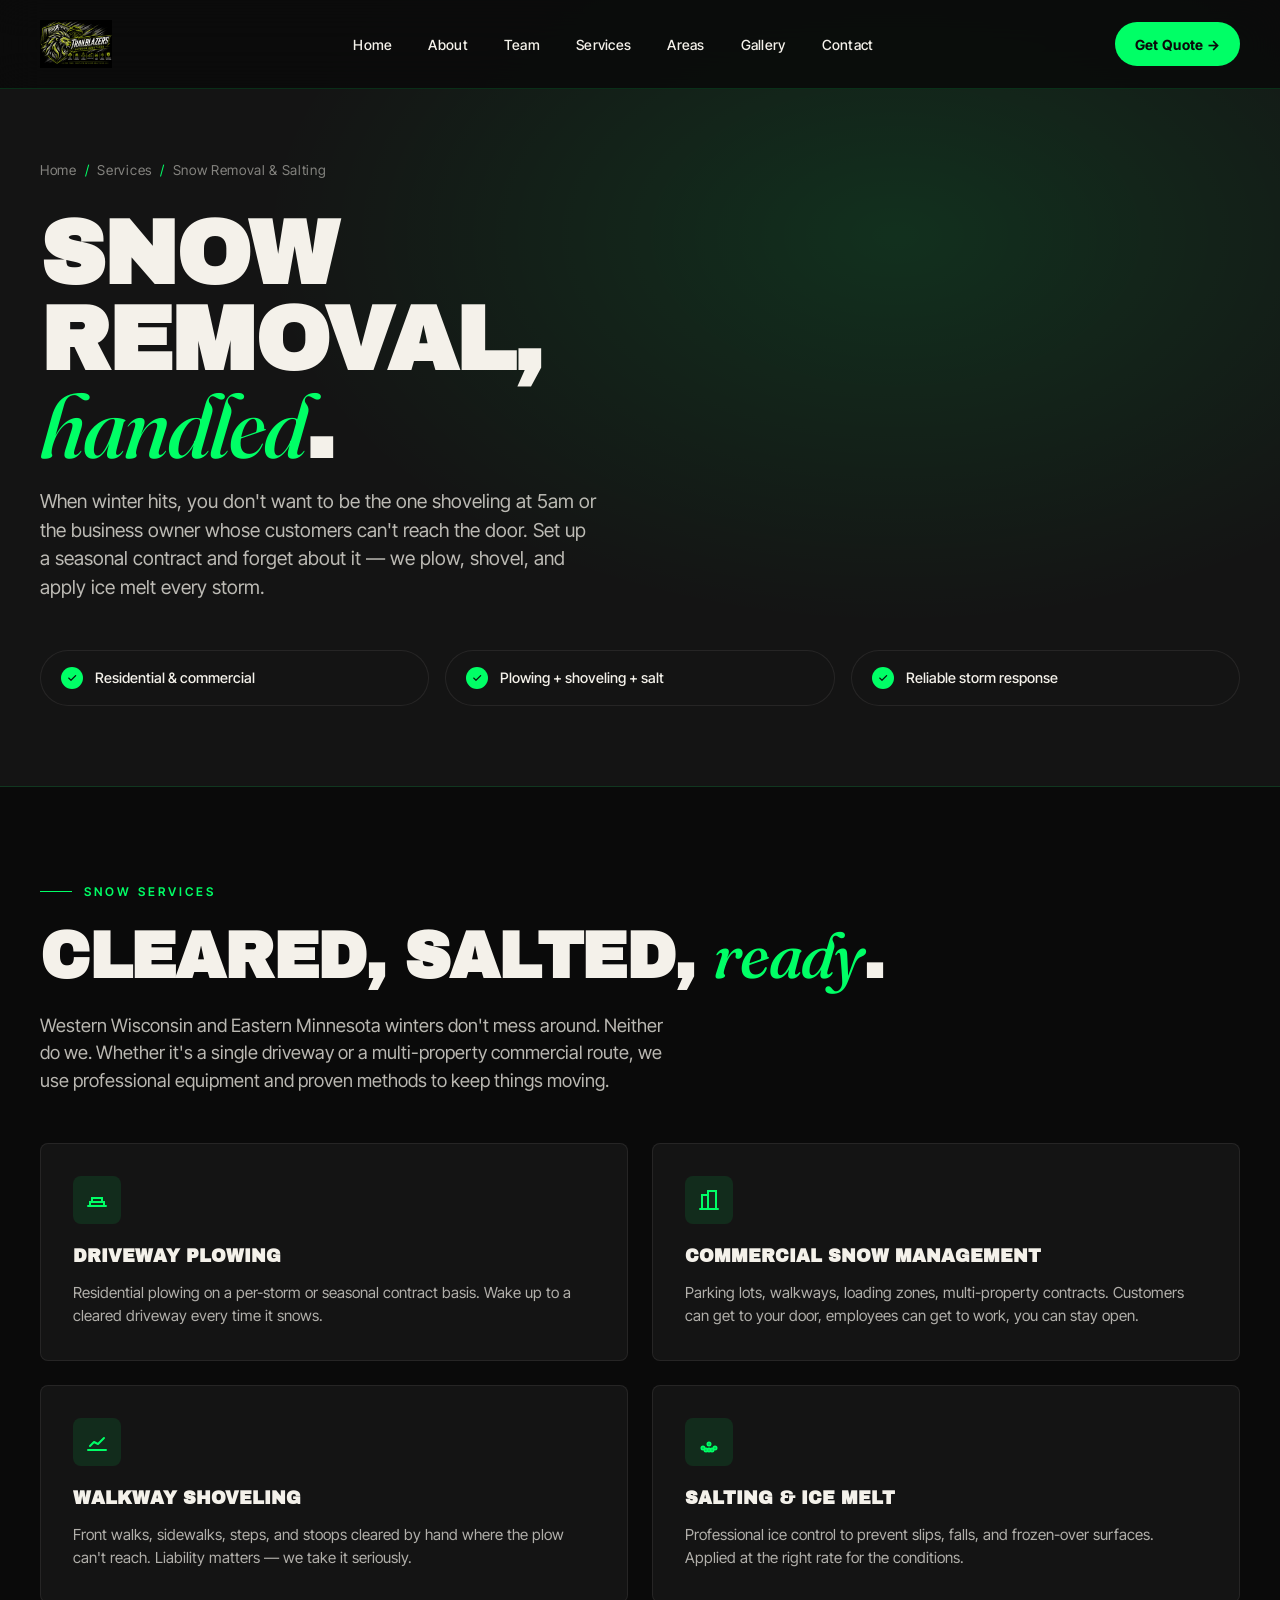
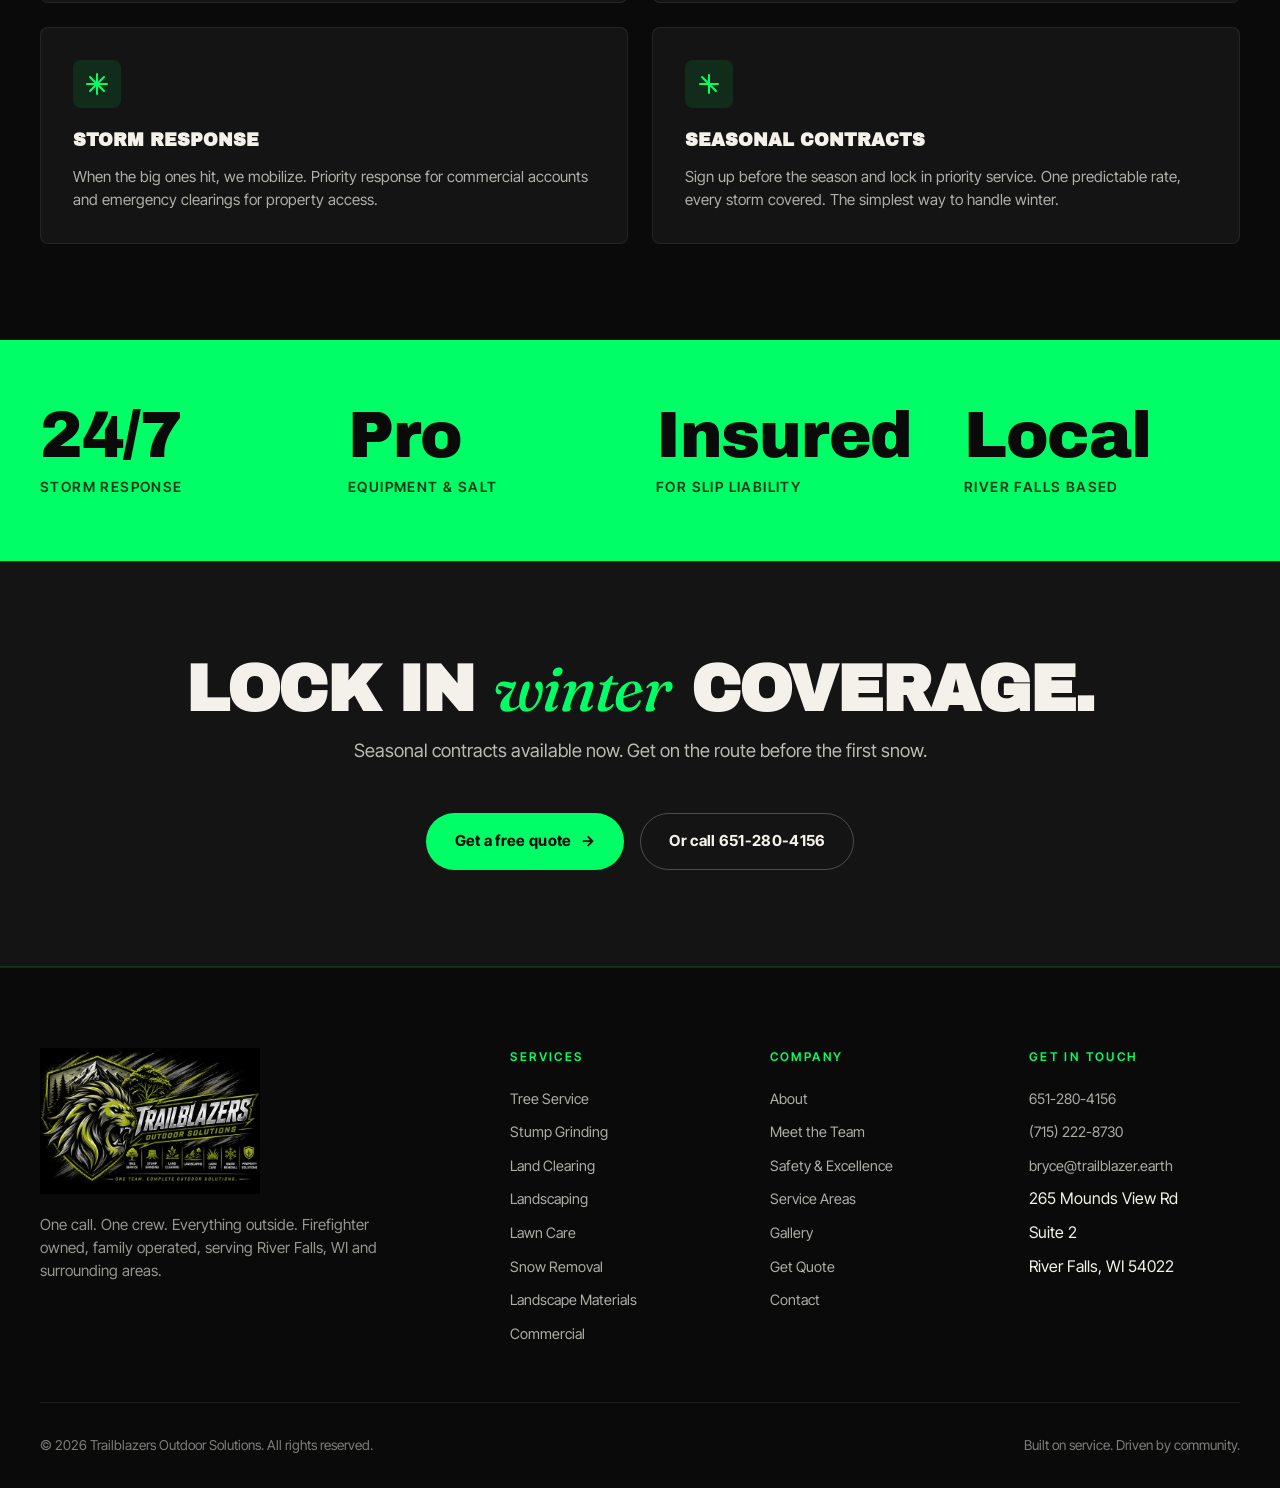
<file: snow-removal.html>
<!DOCTYPE html>
<html lang="en">
<head>
<meta charset="UTF-8">
<meta name="viewport" content="width=device-width, initial-scale=1.0">
<title>Snow Removal & Salting in River Falls, WI | Trailblazers Outdoor Solutions</title>
<meta name="description" content="Professional snow removal and salting services in River Falls WI, Hudson WI, Stillwater MN, and surrounding areas. Residential and commercial. 24/7 response. Call 651-280-4156.">
<meta name="keywords" content="snow removal River Falls WI, snow plowing Hudson WI, commercial snow management, ice melt salting, Stillwater MN snow removal">
<meta name="robots" content="index, follow">
<link rel="canonical" href="https://www.trailblazer.earth/snow-removal.html">

<script type="application/ld+json">
{
  "@context": "https://schema.org",
  "@type": "Service",
  "name": "Snow Removal & Salting Service",
  "provider": {
    "@type": "LocalBusiness",
    "name": "Trailblazers Outdoor Solutions",
    "telephone": "+1-651-280-4156"
  },
  "areaServed": ["River Falls, WI", "Hudson, WI", "Roberts, WI", "Prescott, WI", "Ellsworth, WI", "New Richmond, WI", "Red Wing, MN", "Hastings, MN", "Cottage Grove, MN", "Stillwater, MN"],
  "description": "Snow plowing, shoveling, ice melt application, and commercial snow management."
}
</script>

<link rel="stylesheet" href="styles.css">
</head>
<body>

<nav class="nav">
  <a href="index.html" class="logo" aria-label="Trailblazers Outdoor Solutions home">
    <img src="assets/logo-nav.png" alt="Trailblazers Outdoor Solutions">
  </a>
  <ul class="nav-links">
    <li><a href="index.html">Home</a></li>
    <li><a href="about.html">About</a></li>
    <li><a href="team.html">Team</a></li>
    <li><a href="services.html">Services</a></li>
    <li><a href="service-areas.html">Areas</a></li>
    <li><a href="gallery.html">Gallery</a></li>
    <li><a href="contact.html">Contact</a></li>
  </ul>
  <a href="quote.html" class="nav-cta">Get Quote →</a>
  <button class="menu-toggle" aria-label="Toggle menu" aria-expanded="false">☰</button>
</nav>

<header class="page-header">
  <div class="page-header-inner">
    <div class="breadcrumb">
      <a href="index.html">Home</a>
      <span class="sep">/</span>
      <a href="services.html">Services</a>
      <span class="sep">/</span>
      <span>Snow Removal & Salting</span>
    </div>
    <h1>Snow<br>removal,<br><span class="accent">handled</span>.</h1>
    <p class="hero-sub">When winter hits, you don't want to be the one shoveling at 5am or the business owner whose customers can't reach the door. Set up a seasonal contract and forget about it — we plow, shovel, and apply ice melt every storm.</p>

    <div class="service-hero-features">
      <div class="feature-pill"><span class="check">✓</span> Residential & commercial</div>
      <div class="feature-pill"><span class="check">✓</span> Plowing + shoveling + salt</div>
      <div class="feature-pill"><span class="check">✓</span> Reliable storm response</div>
    </div>
  </div>
</header>

<section>
  <div class="section-inner">
    <div class="section-label">Snow Services</div>
    <h2>Cleared, salted, <span class="accent">ready</span>.</h2>
    <p class="lead">Western Wisconsin and Eastern Minnesota winters don't mess around. Neither do we. Whether it's a single driveway or a multi-property commercial route, we use professional equipment and proven methods to keep things moving.</p>

    <div class="detail-grid">
      <div class="detail-card">
        <div class="detail-card-icon">
          <svg width="24" height="24" viewBox="0 0 24 24" fill="none" stroke="currentColor" stroke-width="2"><path d="M3 18 L21 18 M5 18 L5 14 L19 14 L19 18 M7 14 L17 14 L17 10 L7 10 Z" stroke-linecap="round"/></svg>
        </div>
        <h4>Driveway Plowing</h4>
        <p>Residential plowing on a per-storm or seasonal contract basis. Wake up to a cleared driveway every time it snows.</p>
      </div>

      <div class="detail-card">
        <div class="detail-card-icon">
          <svg width="24" height="24" viewBox="0 0 24 24" fill="none" stroke="currentColor" stroke-width="2"><path d="M3 21 L21 21 M5 21 L5 7 L11 7 L11 21 M11 21 L11 3 L19 3 L19 21" stroke-linecap="round"/></svg>
        </div>
        <h4>Commercial Snow Management</h4>
        <p>Parking lots, walkways, loading zones, multi-property contracts. Customers can get to your door, employees can get to work, you can stay open.</p>
      </div>

      <div class="detail-card">
        <div class="detail-card-icon">
          <svg width="24" height="24" viewBox="0 0 24 24" fill="none" stroke="currentColor" stroke-width="2"><path d="M5 16 L9 12 L13 14 L19 8 M3 20 L21 20" stroke-linecap="round" stroke-linejoin="round"/></svg>
        </div>
        <h4>Walkway Shoveling</h4>
        <p>Front walks, sidewalks, steps, and stoops cleared by hand where the plow can't reach. Liability matters — we take it seriously.</p>
      </div>

      <div class="detail-card">
        <div class="detail-card-icon">
          <svg width="24" height="24" viewBox="0 0 24 24" fill="none" stroke="currentColor" stroke-width="2"><circle cx="6" cy="18" r="1.5"/><circle cx="12" cy="14" r="1.5"/><circle cx="18" cy="18" r="1.5"/><circle cx="9" cy="20" r="1.5"/><circle cx="15" cy="20" r="1.5"/><circle cx="12" cy="20" r="1.5"/></svg>
        </div>
        <h4>Salting & Ice Melt</h4>
        <p>Professional ice control to prevent slips, falls, and frozen-over surfaces. Applied at the right rate for the conditions.</p>
      </div>

      <div class="detail-card">
        <div class="detail-card-icon">
          <svg width="24" height="24" viewBox="0 0 24 24" fill="none" stroke="currentColor" stroke-width="2"><path d="M12 2 L12 22 M2 12 L22 12 M5 5 L19 19 M19 5 L5 19" stroke-linecap="round"/></svg>
        </div>
        <h4>Storm Response</h4>
        <p>When the big ones hit, we mobilize. Priority response for commercial accounts and emergency clearings for property access.</p>
      </div>

      <div class="detail-card">
        <div class="detail-card-icon">
          <svg width="24" height="24" viewBox="0 0 24 24" fill="none" stroke="currentColor" stroke-width="2"><path d="M3 12 L21 12 M12 3 L12 21 M5 5 L19 19" stroke-linecap="round"/></svg>
        </div>
        <h4>Seasonal Contracts</h4>
        <p>Sign up before the season and lock in priority service. One predictable rate, every storm covered. The simplest way to handle winter.</p>
      </div>
    </div>
  </div>
</section>

<section class="stats">
  <div class="stats-inner">
    <div class="stat-item">
      <div class="stat-num">24/7</div>
      <div class="stat-label">Storm Response</div>
    </div>
    <div class="stat-item">
      <div class="stat-num">Pro</div>
      <div class="stat-label">Equipment & Salt</div>
    </div>
    <div class="stat-item">
      <div class="stat-num">Insured</div>
      <div class="stat-label">For Slip Liability</div>
    </div>
    <div class="stat-item">
      <div class="stat-num">Local</div>
      <div class="stat-label">River Falls Based</div>
    </div>
  </div>
</section>

<section class="cta-band">
  <div class="section-inner">
    <h2>Lock in <span class="accent">winter</span> coverage.</h2>
    <p class="lead">Seasonal contracts available now. Get on the route before the first snow.</p>
    <div style="display:flex;gap:1rem;justify-content:center;flex-wrap:wrap;">
      <a href="quote.html" class="btn btn-primary">Get a free quote <span class="btn-arrow">→</span></a>
      <a href="tel:6512804156" class="btn btn-secondary">Or call 651-280-4156</a>
    </div>
  </div>
</section>

<footer>
  <div class="footer-inner">
    <div class="footer-top">
      <div class="footer-brand">
        <img src="assets/logo-medium.jpg" alt="Trailblazers Outdoor Solutions" class="footer-logo">
        <h4 style="display:none">Trailblazers Outdoor Solutions</h4>
        <p>One call. One crew. Everything outside. Firefighter owned, family operated, serving River Falls, WI and surrounding areas.</p>
      </div>
      <div class="footer-col">
        <h5>Services</h5>
        <ul>
          <li><a href="tree-removal.html">Tree Service</a></li>
          <li><a href="tree-removal.html">Stump Grinding</a></li>
          <li><a href="services.html#land-clearing">Land Clearing</a></li>
          <li><a href="landscaping.html">Landscaping</a></li>
          <li><a href="lawn-care.html">Lawn Care</a></li>
          <li><a href="snow-removal.html">Snow Removal</a></li>
          <li><a href="landscape-materials.html">Landscape Materials</a></li>
          <li><a href="commercial.html">Commercial</a></li>
        </ul>
      </div>
      <div class="footer-col">
        <h5>Company</h5>
        <ul>
          <li><a href="about.html">About</a></li>
          <li><a href="team.html">Meet the Team</a></li>
          <li><a href="safety.html">Safety & Excellence</a></li>
          <li><a href="service-areas.html">Service Areas</a></li>
          <li><a href="gallery.html">Gallery</a></li>
          <li><a href="quote.html">Get Quote</a></li>
          <li><a href="contact.html">Contact</a></li>
        </ul>
      </div>
      <div class="footer-col">
        <h5>Get In Touch</h5>
        <ul>
          <li><a href="tel:6512804156">651-280-4156</a></li>
          <li><a href="tel:7152228730">(715) 222-8730</a></li>
          <li><a href="mailto:bryce@trailblazer.earth">bryce@trailblazer.earth</a></li>
          <li>265 Mounds View Rd</li>
          <li>Suite 2</li>
          <li>River Falls, WI 54022</li>
        </ul>
      </div>
    </div>
    <div class="footer-bottom">
      <div>© <span id="year"></span> Trailblazers Outdoor Solutions. All rights reserved.</div>
      <div>Built on service. Driven by community.</div>
    </div>
  </div>
</footer>

<script>document.getElementById('year').textContent = new Date().getFullYear();</script>
<script src="main.js"></script>
</body>
</html>
</file>
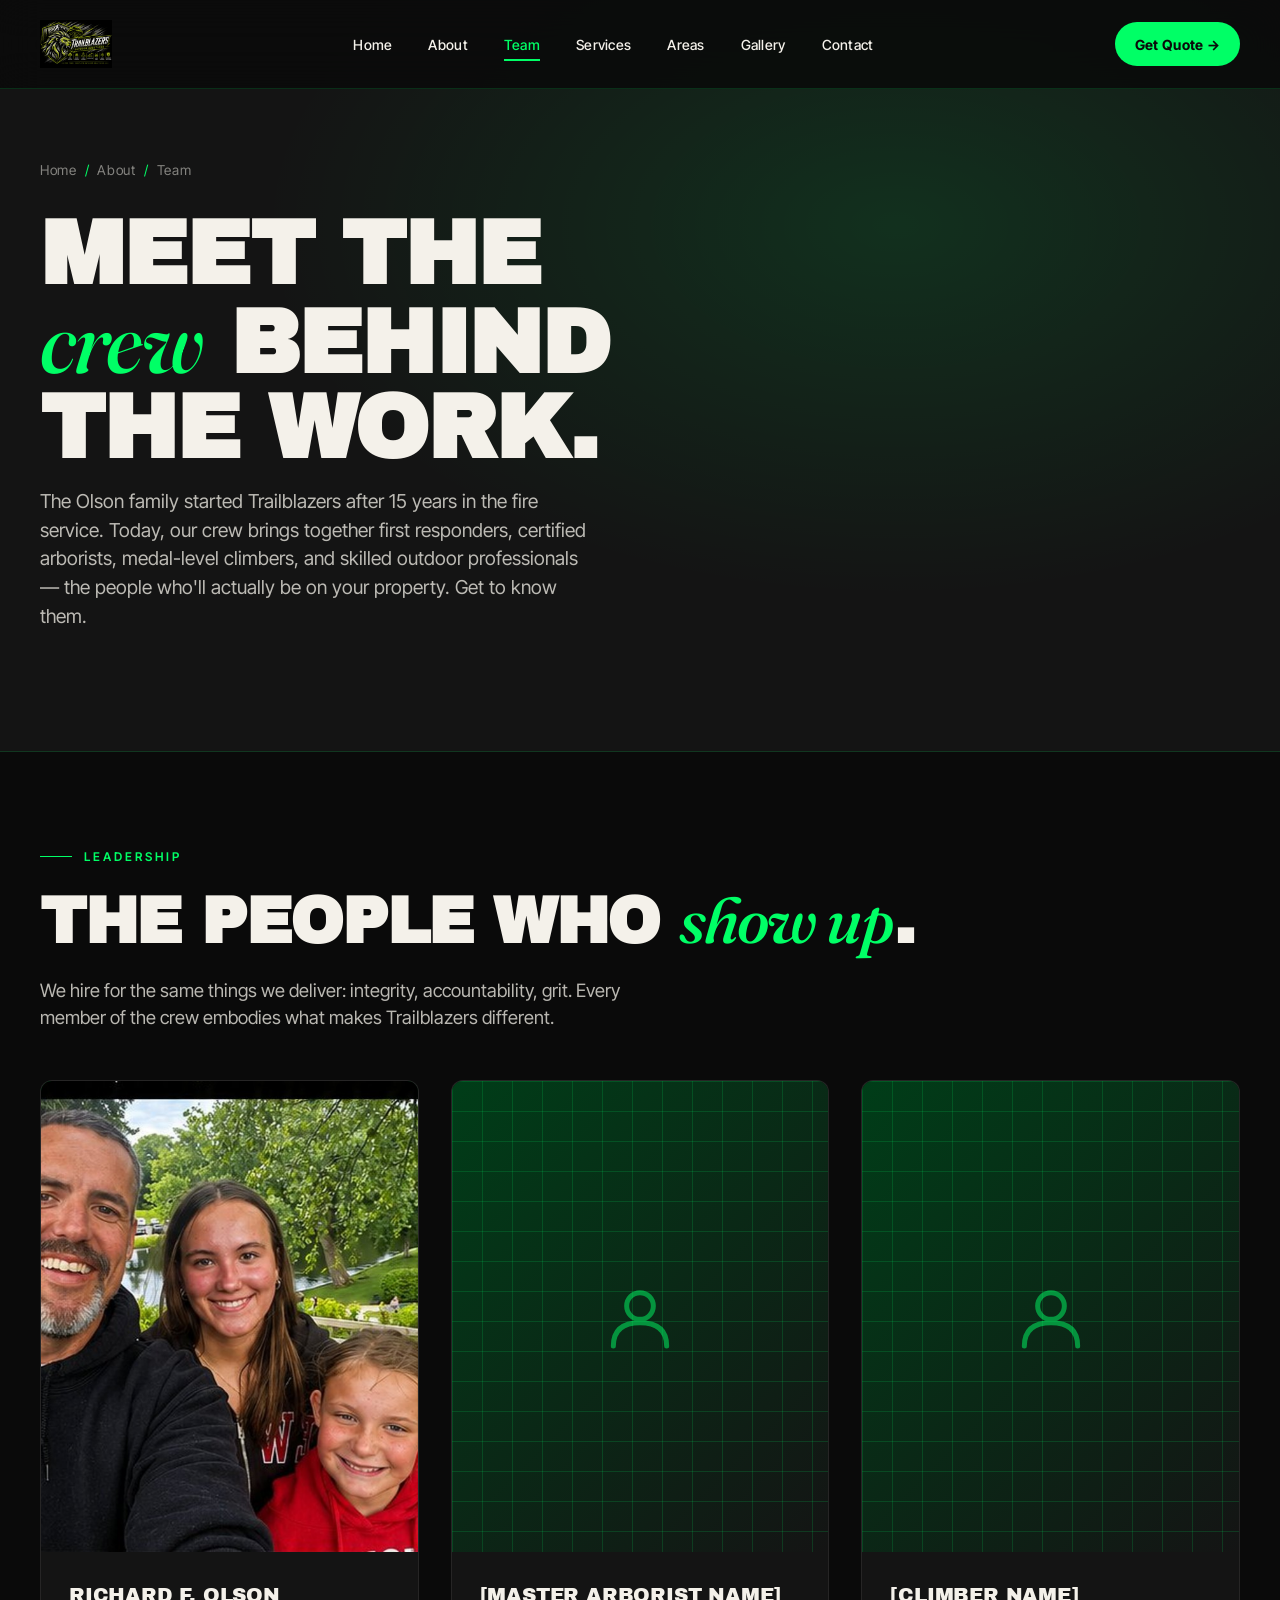
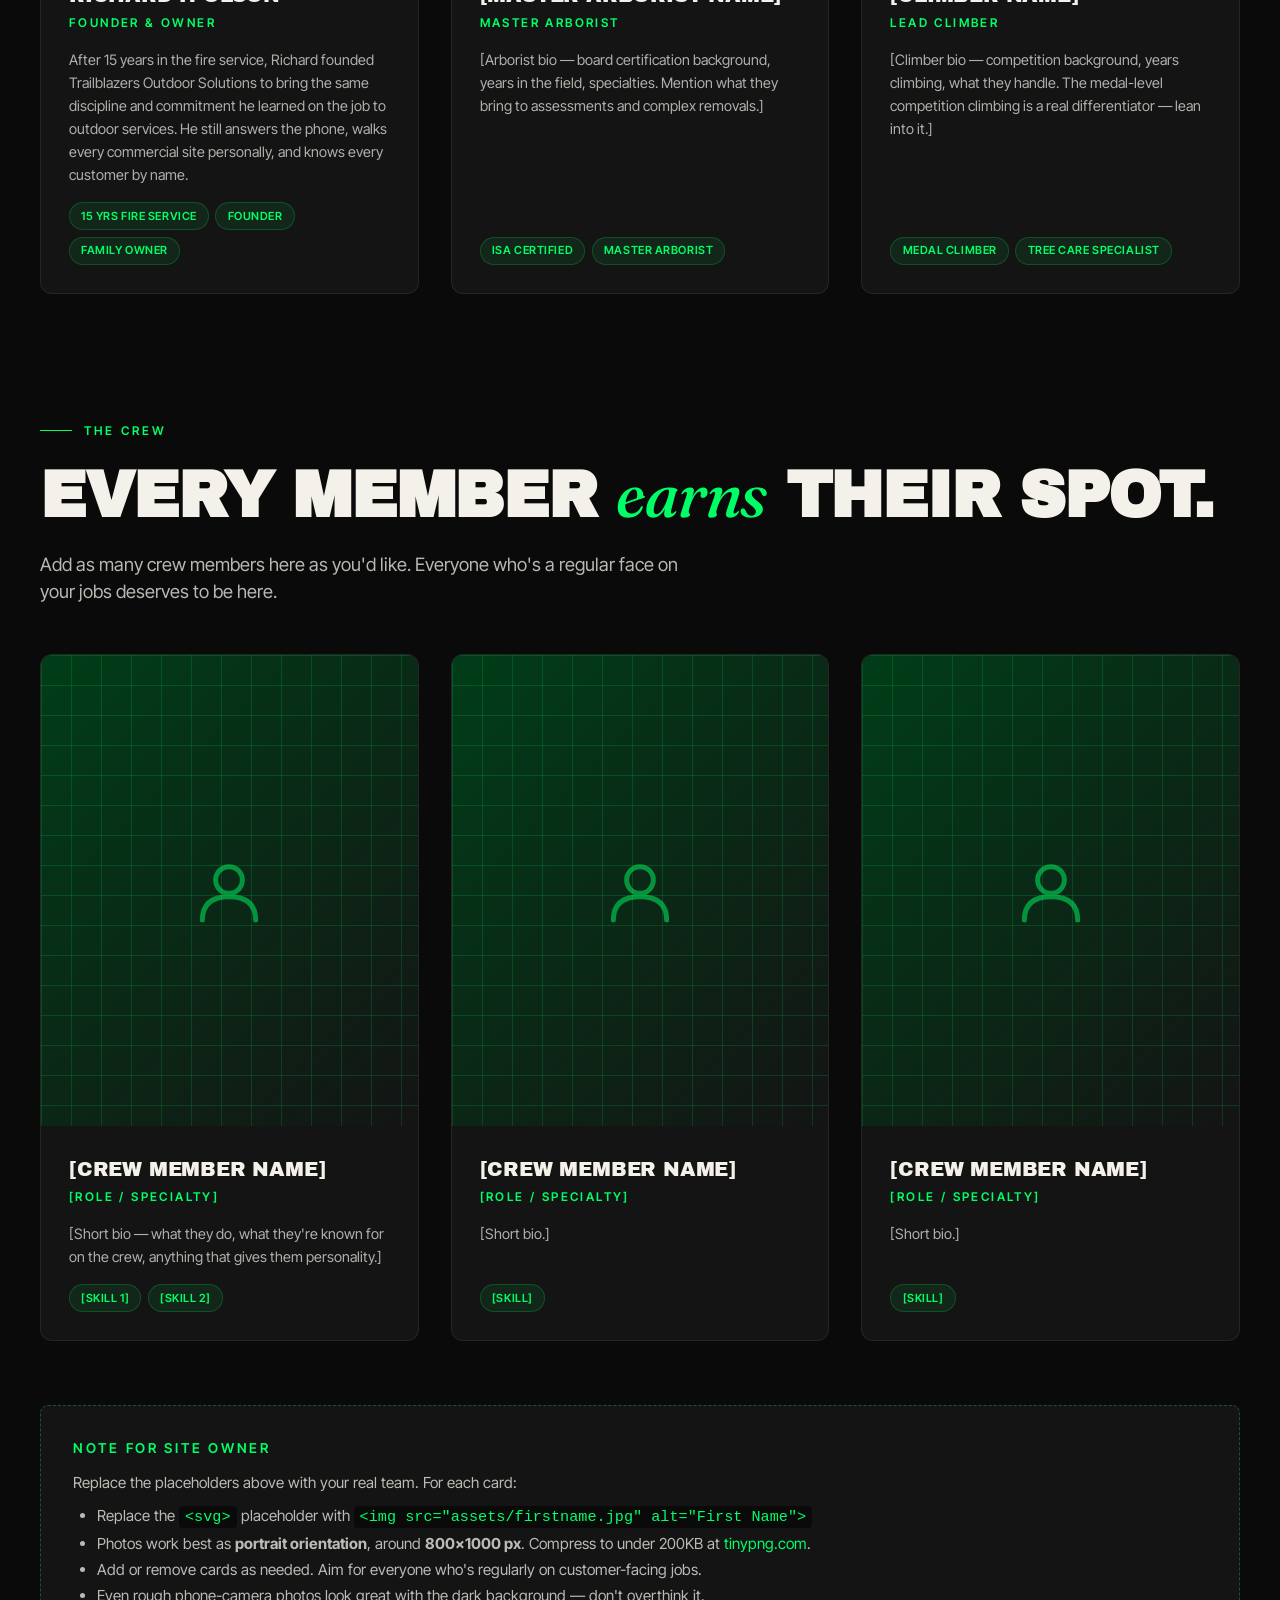
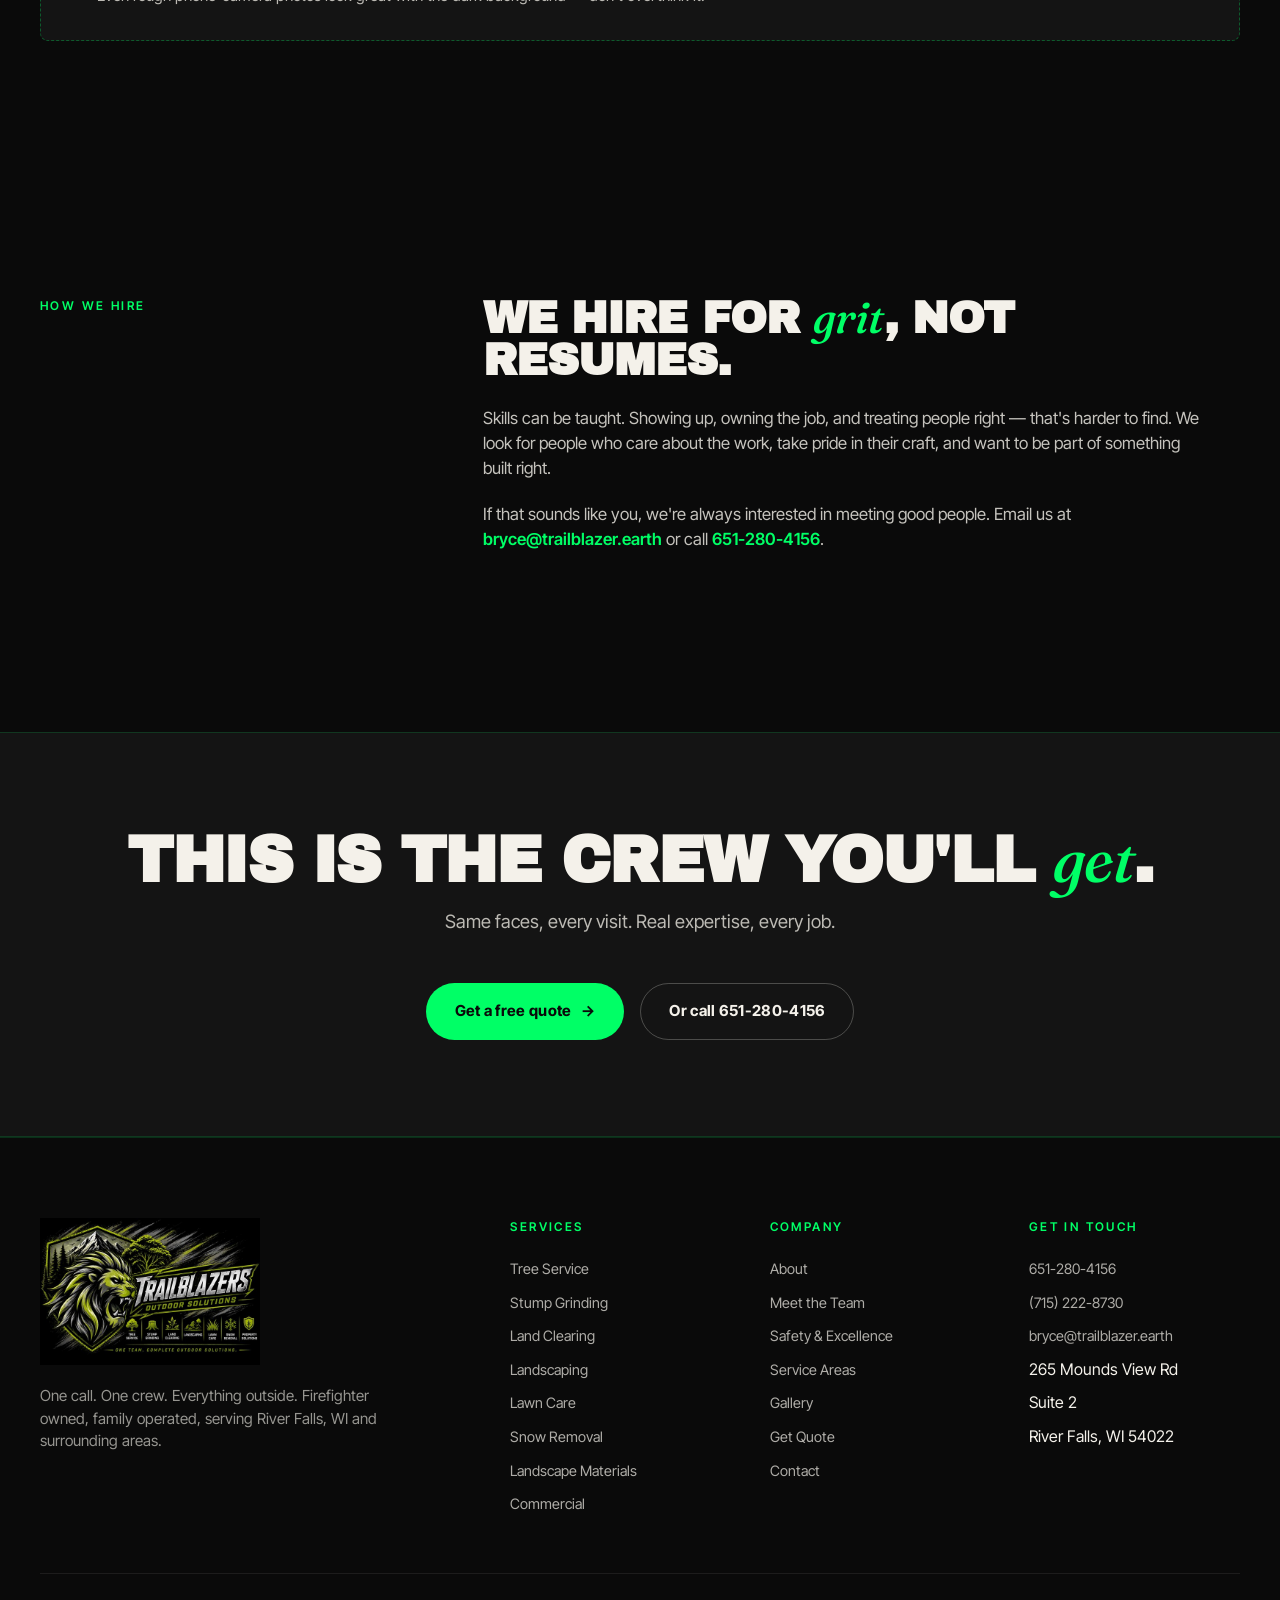
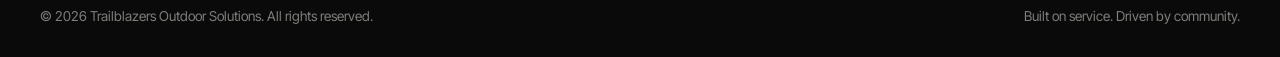
<file: team.html>
<!DOCTYPE html>
<html lang="en">
<head>
<meta charset="UTF-8">
<meta name="viewport" content="width=device-width, initial-scale=1.0">
<title>Meet the Team — Trailblazers Outdoor Solutions | River Falls, WI</title>
<meta name="description" content="Meet the Trailblazers Outdoor Solutions crew — first responders, board-certified arborists, and skilled outdoor professionals serving River Falls, WI and surrounding areas.">
<meta name="robots" content="index, follow">
<link rel="canonical" href="https://www.trailblazer.earth/team.html">
<link rel="stylesheet" href="styles.css">
</head>
<body>

<nav class="nav">
  <a href="index.html" class="logo" aria-label="Trailblazers Outdoor Solutions home">
    <img src="assets/logo-nav.png" alt="Trailblazers Outdoor Solutions">
  </a>
  <ul class="nav-links">
    <li><a href="index.html">Home</a></li>
    <li><a href="about.html">About</a></li>
    <li><a href="team.html">Team</a></li>
    <li><a href="services.html">Services</a></li>
    <li><a href="service-areas.html">Areas</a></li>
    <li><a href="gallery.html">Gallery</a></li>
    <li><a href="contact.html">Contact</a></li>
  </ul>
  <a href="quote.html" class="nav-cta">Get Quote →</a>
  <button class="menu-toggle" aria-label="Toggle menu" aria-expanded="false">☰</button>
</nav>

<header class="page-header">
  <div class="page-header-inner">
    <div class="breadcrumb">
      <a href="index.html">Home</a>
      <span class="sep">/</span>
      <a href="about.html">About</a>
      <span class="sep">/</span>
      <span>Team</span>
    </div>
    <h1>Meet the<br><span class="accent">crew</span> behind<br>the work.</h1>
    <p class="hero-sub">The Olson family started Trailblazers after 15 years in the fire service. Today, our crew brings together first responders, certified arborists, medal-level climbers, and skilled outdoor professionals — the people who'll actually be on your property. Get to know them.</p>
  </div>
</header>

<section>
  <div class="section-inner">
    <div class="section-label">Leadership</div>
    <h2>The people who <span class="accent">show up</span>.</h2>
    <p class="lead">We hire for the same things we deliver: integrity, accountability, grit. Every member of the crew embodies what makes Trailblazers different.</p>

    <div class="team-grid">

      <!-- TEAM CARD 1 -->
      <div class="team-card">
        <div class="team-photo">
          <img src="assets/family-photo.jpg" alt="Richard F. Olson, Owner of Trailblazers Outdoor Solutions">
        </div>
        <div class="team-info">
          <div class="team-name">Richard F. Olson</div>
          <div class="team-role">Founder & Owner</div>
          <p class="team-bio">After 15 years in the fire service, Richard founded Trailblazers Outdoor Solutions to bring the same discipline and commitment he learned on the job to outdoor services. He still answers the phone, walks every commercial site personally, and knows every customer by name.</p>
          <div class="team-creds">
            <span class="team-cred-pill">15 Yrs Fire Service</span>
            <span class="team-cred-pill">Founder</span>
            <span class="team-cred-pill">Family Owner</span>
          </div>
        </div>
      </div>

      <!-- TEAM CARD 2 -->
      <div class="team-card">
        <div class="team-photo">
          <svg class="team-photo-placeholder" viewBox="0 0 24 24" fill="none" stroke="currentColor" stroke-width="1.5">
            <circle cx="12" cy="9" r="4"/>
            <path d="M4 21 C4 16 7 14 12 14 C17 14 20 16 20 21" stroke-linecap="round"/>
          </svg>
        </div>
        <div class="team-info">
          <div class="team-name">[Master Arborist Name]</div>
          <div class="team-role">Master Arborist</div>
          <p class="team-bio">[Arborist bio — board certification background, years in the field, specialties. Mention what they bring to assessments and complex removals.]</p>
          <div class="team-creds">
            <span class="team-cred-pill">ISA Certified</span>
            <span class="team-cred-pill">Master Arborist</span>
          </div>
        </div>
      </div>

      <!-- TEAM CARD 3 -->
      <div class="team-card">
        <div class="team-photo">
          <svg class="team-photo-placeholder" viewBox="0 0 24 24" fill="none" stroke="currentColor" stroke-width="1.5">
            <circle cx="12" cy="9" r="4"/>
            <path d="M4 21 C4 16 7 14 12 14 C17 14 20 16 20 21" stroke-linecap="round"/>
          </svg>
        </div>
        <div class="team-info">
          <div class="team-name">[Climber Name]</div>
          <div class="team-role">Lead Climber</div>
          <p class="team-bio">[Climber bio — competition background, years climbing, what they handle. The medal-level competition climbing is a real differentiator — lean into it.]</p>
          <div class="team-creds">
            <span class="team-cred-pill">Medal Climber</span>
            <span class="team-cred-pill">Tree Care Specialist</span>
          </div>
        </div>
      </div>

    </div>
  </div>
</section>

<section style="padding-top:2rem">
  <div class="section-inner">
    <div class="section-label">The Crew</div>
    <h2>Every member <span class="accent">earns</span> their spot.</h2>
    <p class="lead">Add as many crew members here as you'd like. Everyone who's a regular face on your jobs deserves to be here.</p>

    <div class="team-grid">

      <div class="team-card">
        <div class="team-photo">
          <svg class="team-photo-placeholder" viewBox="0 0 24 24" fill="none" stroke="currentColor" stroke-width="1.5">
            <circle cx="12" cy="9" r="4"/>
            <path d="M4 21 C4 16 7 14 12 14 C17 14 20 16 20 21" stroke-linecap="round"/>
          </svg>
        </div>
        <div class="team-info">
          <div class="team-name">[Crew Member Name]</div>
          <div class="team-role">[Role / Specialty]</div>
          <p class="team-bio">[Short bio — what they do, what they're known for on the crew, anything that gives them personality.]</p>
          <div class="team-creds">
            <span class="team-cred-pill">[Skill 1]</span>
            <span class="team-cred-pill">[Skill 2]</span>
          </div>
        </div>
      </div>

      <div class="team-card">
        <div class="team-photo">
          <svg class="team-photo-placeholder" viewBox="0 0 24 24" fill="none" stroke="currentColor" stroke-width="1.5">
            <circle cx="12" cy="9" r="4"/>
            <path d="M4 21 C4 16 7 14 12 14 C17 14 20 16 20 21" stroke-linecap="round"/>
          </svg>
        </div>
        <div class="team-info">
          <div class="team-name">[Crew Member Name]</div>
          <div class="team-role">[Role / Specialty]</div>
          <p class="team-bio">[Short bio.]</p>
          <div class="team-creds">
            <span class="team-cred-pill">[Skill]</span>
          </div>
        </div>
      </div>

      <div class="team-card">
        <div class="team-photo">
          <svg class="team-photo-placeholder" viewBox="0 0 24 24" fill="none" stroke="currentColor" stroke-width="1.5">
            <circle cx="12" cy="9" r="4"/>
            <path d="M4 21 C4 16 7 14 12 14 C17 14 20 16 20 21" stroke-linecap="round"/>
          </svg>
        </div>
        <div class="team-info">
          <div class="team-name">[Crew Member Name]</div>
          <div class="team-role">[Role / Specialty]</div>
          <p class="team-bio">[Short bio.]</p>
          <div class="team-creds">
            <span class="team-cred-pill">[Skill]</span>
          </div>
        </div>
      </div>

    </div>

    <div style="margin-top: 4rem; padding: 2rem; background: var(--ink); border: 1px dashed rgba(0, 255, 102, 0.3); border-radius: 8px;">
      <p style="color: var(--green); font-size: 0.85rem; letter-spacing: 0.2em; text-transform: uppercase; font-weight: 600; margin-bottom: 0.75rem;">Note for site owner</p>
      <p style="color: rgba(244, 241, 234, 0.75); font-size: 0.95rem; line-height: 1.6;">
        Replace the placeholders above with your real team. For each card:
      </p>
      <ul style="color: rgba(244, 241, 234, 0.75); font-size: 0.95rem; line-height: 1.7; margin-left: 1.5rem; margin-top: 0.5rem;">
        <li>Replace the <code style="color: var(--green); background: var(--black); padding: 2px 6px; border-radius: 4px;">&lt;svg&gt;</code> placeholder with <code style="color: var(--green); background: var(--black); padding: 2px 6px; border-radius: 4px;">&lt;img src="assets/firstname.jpg" alt="First Name"&gt;</code></li>
        <li>Photos work best as <strong>portrait orientation</strong>, around <strong>800×1000 px</strong>. Compress to under 200KB at <a href="https://tinypng.com" style="color: var(--green);">tinypng.com</a>.</li>
        <li>Add or remove cards as needed. Aim for everyone who's regularly on customer-facing jobs.</li>
        <li>Even rough phone-camera photos look great with the dark background — don't overthink it.</li>
      </ul>
    </div>

  </div>
</section>

<section>
  <div class="section-inner">
    <div class="content-block">
      <div class="content-block-label">How We Hire</div>
      <div>
        <h2>We hire for <span class="accent">grit</span>, not resumes.</h2>
        <p>Skills can be taught. Showing up, owning the job, and treating people right — that's harder to find. We look for people who care about the work, take pride in their craft, and want to be part of something built right.</p>
        <p>If that sounds like you, we're always interested in meeting good people. Email us at <a href="mailto:bryce@trailblazer.earth" style="color:var(--green);font-weight:600;">bryce@trailblazer.earth</a> or call <a href="tel:6512804156" style="color:var(--green);font-weight:600;">651-280-4156</a>.</p>
      </div>
    </div>
  </div>
</section>

<section class="cta-band">
  <div class="section-inner">
    <h2>This is the crew you'll <span class="accent">get</span>.</h2>
    <p class="lead">Same faces, every visit. Real expertise, every job.</p>
    <div style="display:flex;gap:1rem;justify-content:center;flex-wrap:wrap;">
      <a href="quote.html" class="btn btn-primary">Get a free quote <span class="btn-arrow">→</span></a>
      <a href="tel:6512804156" class="btn btn-secondary">Or call 651-280-4156</a>
    </div>
  </div>
</section>

<footer>
  <div class="footer-inner">
    <div class="footer-top">
      <div class="footer-brand">
        <img src="assets/logo-medium.jpg" alt="Trailblazers Outdoor Solutions" class="footer-logo">
        <h4 style="display:none">Trailblazers Outdoor Solutions</h4>
        <p>One call. One crew. Everything outside. Firefighter owned, family operated, serving River Falls, WI and surrounding areas.</p>
      </div>
      <div class="footer-col">
        <h5>Services</h5>
        <ul>
          <li><a href="tree-removal.html">Tree Service</a></li>
          <li><a href="tree-removal.html">Stump Grinding</a></li>
          <li><a href="services.html#land-clearing">Land Clearing</a></li>
          <li><a href="landscaping.html">Landscaping</a></li>
          <li><a href="lawn-care.html">Lawn Care</a></li>
          <li><a href="snow-removal.html">Snow Removal</a></li>
          <li><a href="landscape-materials.html">Landscape Materials</a></li>
          <li><a href="commercial.html">Commercial</a></li>
        </ul>
      </div>
      <div class="footer-col">
        <h5>Company</h5>
        <ul>
          <li><a href="about.html">About</a></li>
          <li><a href="team.html">Meet the Team</a></li>
          <li><a href="safety.html">Safety & Excellence</a></li>
          <li><a href="service-areas.html">Service Areas</a></li>
          <li><a href="gallery.html">Gallery</a></li>
          <li><a href="quote.html">Get Quote</a></li>
          <li><a href="contact.html">Contact</a></li>
        </ul>
      </div>
      <div class="footer-col">
        <h5>Get In Touch</h5>
        <ul>
          <li><a href="tel:6512804156">651-280-4156</a></li>
          <li><a href="tel:7152228730">(715) 222-8730</a></li>
          <li><a href="mailto:bryce@trailblazer.earth">bryce@trailblazer.earth</a></li>
          <li>265 Mounds View Rd</li>
          <li>Suite 2</li>
          <li>River Falls, WI 54022</li>
        </ul>
      </div>
    </div>
    <div class="footer-bottom">
      <div>© <span id="year"></span> Trailblazers Outdoor Solutions. All rights reserved.</div>
      <div>Built on service. Driven by community.</div>
    </div>
  </div>
</footer>

<script>document.getElementById('year').textContent = new Date().getFullYear();</script>
<script src="main.js"></script>
</body>
</html>
</file>
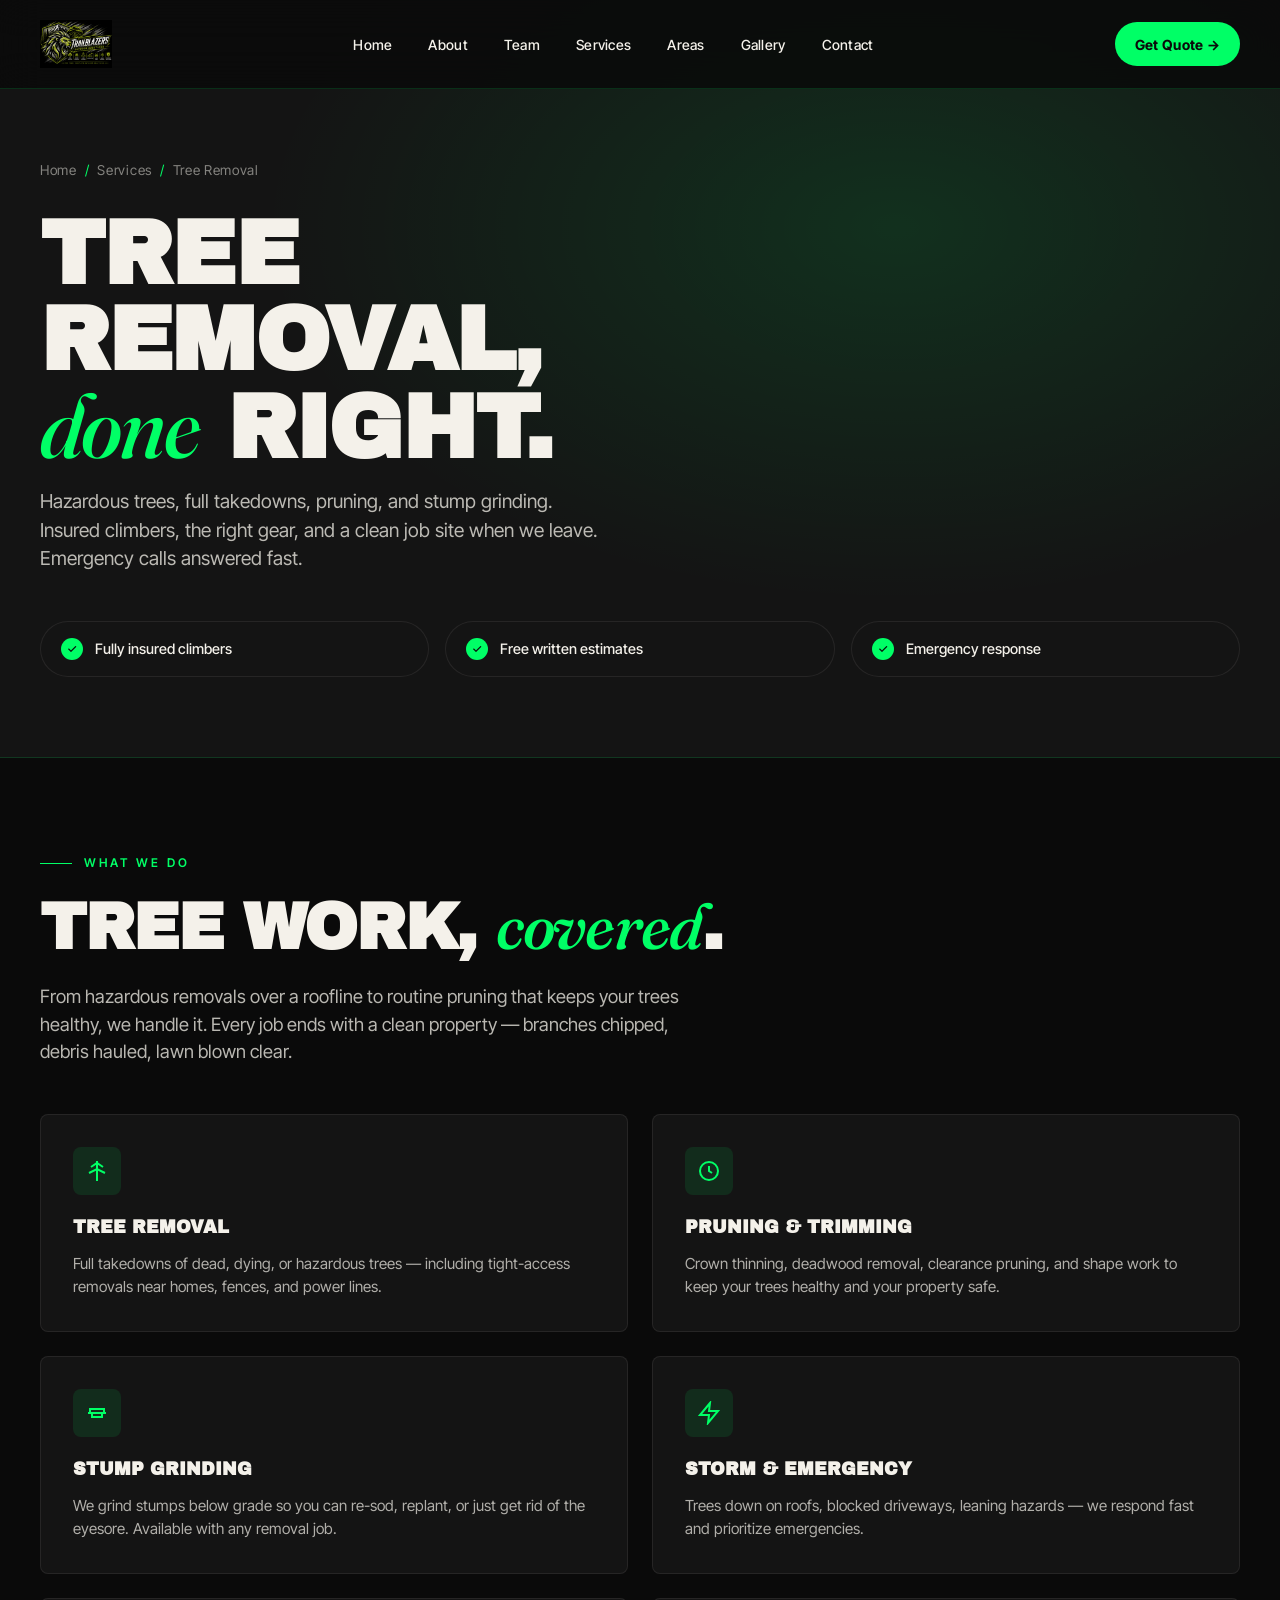
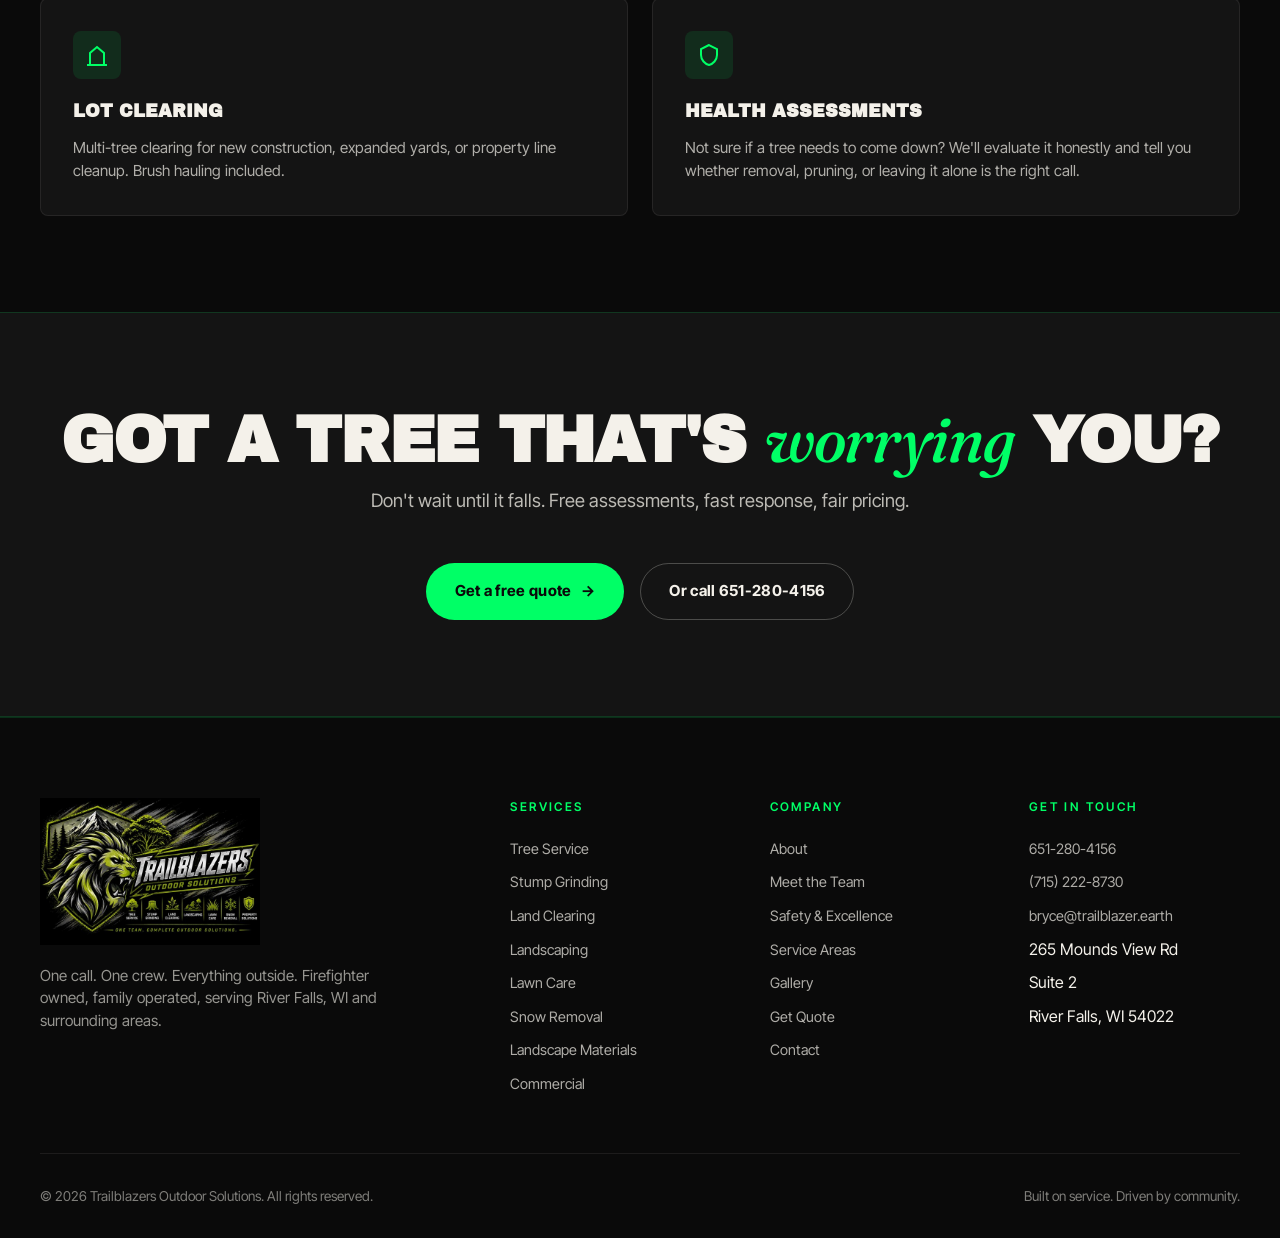
<file: tree-removal.html>
<!DOCTYPE html>
<html lang="en">
<head>
<meta charset="UTF-8">
<meta name="viewport" content="width=device-width, initial-scale=1.0">
<title>Tree Removal in River Falls, WI — Licensed & Insured | Trailblazers Outdoor Solutions</title>
<meta name="description" content="Professional tree removal, pruning, stump grinding, and emergency tree service in River Falls, WI. Free estimates. Licensed and fully insured. Call 651-280-4156.">
<meta name="keywords" content="tree removal River Falls, tree service, stump grinding, tree pruning, emergency tree removal, River Falls arborist">
<meta name="robots" content="index, follow">
<link rel="canonical" href="https://www.trailblazer.earth/tree-removal.html">

<script type="application/ld+json">
{
  "@context": "https://schema.org",
  "@type": "Service",
  "name": "Tree Removal Service",
  "provider": {
    "@type": "LocalBusiness",
    "name": "Trailblazers Outdoor Solutions",
    "telephone": "+1-651-280-4156"
  },
  "areaServed": ["River Falls, WI", "Hudson, WI", "Roberts, WI", "Prescott, WI", "Ellsworth, WI", "New Richmond, WI", "Red Wing, MN", "Hastings, MN", "Cottage Grove, MN", "Stillwater, MN"],
  "description": "Professional tree removal, pruning, stump grinding, and emergency tree services."
}
</script>

<link rel="stylesheet" href="styles.css">
</head>
<body>

<nav class="nav">
  <a href="index.html" class="logo" aria-label="Trailblazers Outdoor Solutions home">
    <img src="assets/logo-nav.png" alt="Trailblazers Outdoor Solutions">
  </a>
  <ul class="nav-links">
    <li><a href="index.html">Home</a></li>
    <li><a href="about.html">About</a></li>
    <li><a href="team.html">Team</a></li>
    <li><a href="services.html">Services</a></li>
    <li><a href="service-areas.html">Areas</a></li>
    <li><a href="gallery.html">Gallery</a></li>
    <li><a href="contact.html">Contact</a></li>
  </ul>
  <a href="quote.html" class="nav-cta">Get Quote →</a>
  <button class="menu-toggle" aria-label="Toggle menu" aria-expanded="false">☰</button>
</nav>

<header class="page-header">
  <div class="page-header-inner">
    <div class="breadcrumb">
      <a href="index.html">Home</a>
      <span class="sep">/</span>
      <a href="services.html">Services</a>
      <span class="sep">/</span>
      <span>Tree Removal</span>
    </div>
    <h1>Tree<br>removal,<br><span class="accent">done</span> right.</h1>
    <p class="hero-sub">Hazardous trees, full takedowns, pruning, and stump grinding. Insured climbers, the right gear, and a clean job site when we leave. Emergency calls answered fast.</p>

    <div class="service-hero-features">
      <div class="feature-pill"><span class="check">✓</span> Fully insured climbers</div>
      <div class="feature-pill"><span class="check">✓</span> Free written estimates</div>
      <div class="feature-pill"><span class="check">✓</span> Emergency response</div>
    </div>
  </div>
</header>

<section>
  <div class="section-inner">
    <div class="section-label">What We Do</div>
    <h2>Tree work, <span class="accent">covered</span>.</h2>
    <p class="lead">From hazardous removals over a roofline to routine pruning that keeps your trees healthy, we handle it. Every job ends with a clean property — branches chipped, debris hauled, lawn blown clear.</p>

    <div class="detail-grid">
      <div class="detail-card">
        <div class="detail-card-icon">
          <svg width="24" height="24" viewBox="0 0 24 24" fill="none" stroke="currentColor" stroke-width="2"><path d="M12 2 L12 22 M6 8 L12 4 L18 8 M4 14 L12 10 L20 14"/></svg>
        </div>
        <h4>Tree Removal</h4>
        <p>Full takedowns of dead, dying, or hazardous trees — including tight-access removals near homes, fences, and power lines.</p>
      </div>

      <div class="detail-card">
        <div class="detail-card-icon">
          <svg width="24" height="24" viewBox="0 0 24 24" fill="none" stroke="currentColor" stroke-width="2"><circle cx="12" cy="12" r="9"/><path d="M12 7 L12 12 L15 14"/></svg>
        </div>
        <h4>Pruning & Trimming</h4>
        <p>Crown thinning, deadwood removal, clearance pruning, and shape work to keep your trees healthy and your property safe.</p>
      </div>

      <div class="detail-card">
        <div class="detail-card-icon">
          <svg width="24" height="24" viewBox="0 0 24 24" fill="none" stroke="currentColor" stroke-width="2"><path d="M3 12 L21 12 M5 12 L5 8 L19 8 L19 12 M7 12 L7 16 L17 16 L17 12"/></svg>
        </div>
        <h4>Stump Grinding</h4>
        <p>We grind stumps below grade so you can re-sod, replant, or just get rid of the eyesore. Available with any removal job.</p>
      </div>

      <div class="detail-card">
        <div class="detail-card-icon">
          <svg width="24" height="24" viewBox="0 0 24 24" fill="none" stroke="currentColor" stroke-width="2"><path d="M13 2 L3 14 L12 14 L11 22 L21 10 L12 10 Z"/></svg>
        </div>
        <h4>Storm & Emergency</h4>
        <p>Trees down on roofs, blocked driveways, leaning hazards — we respond fast and prioritize emergencies.</p>
      </div>

      <div class="detail-card">
        <div class="detail-card-icon">
          <svg width="24" height="24" viewBox="0 0 24 24" fill="none" stroke="currentColor" stroke-width="2"><path d="M2 22 L22 22 M5 22 L5 10 L12 4 L19 10 L19 22"/></svg>
        </div>
        <h4>Lot Clearing</h4>
        <p>Multi-tree clearing for new construction, expanded yards, or property line cleanup. Brush hauling included.</p>
      </div>

      <div class="detail-card">
        <div class="detail-card-icon">
          <svg width="24" height="24" viewBox="0 0 24 24" fill="none" stroke="currentColor" stroke-width="2"><path d="M12 2 L4 6 L4 12 C4 17 8 21 12 22 C16 21 20 17 20 12 L20 6 Z"/></svg>
        </div>
        <h4>Health Assessments</h4>
        <p>Not sure if a tree needs to come down? We'll evaluate it honestly and tell you whether removal, pruning, or leaving it alone is the right call.</p>
      </div>
    </div>
  </div>
</section>

<section class="cta-band">
  <div class="section-inner">
    <h2>Got a tree that's <span class="accent">worrying</span> you?</h2>
    <p class="lead">Don't wait until it falls. Free assessments, fast response, fair pricing.</p>
    <div style="display:flex;gap:1rem;justify-content:center;flex-wrap:wrap;">
      <a href="quote.html" class="btn btn-primary">Get a free quote <span class="btn-arrow">→</span></a>
      <a href="tel:6512804156" class="btn btn-secondary">Or call 651-280-4156</a>
    </div>
  </div>
</section>

<footer>
  <div class="footer-inner">
    <div class="footer-top">
      <div class="footer-brand">
        <img src="assets/logo-medium.jpg" alt="Trailblazers Outdoor Solutions" class="footer-logo">
        <h4 style="display:none">Trailblazers Outdoor Solutions</h4>
        <p>One call. One crew. Everything outside. Firefighter owned, family operated, serving River Falls, WI and surrounding areas.</p>
      </div>
      <div class="footer-col">
        <h5>Services</h5>
        <ul>
          <li><a href="tree-removal.html">Tree Service</a></li>
          <li><a href="tree-removal.html">Stump Grinding</a></li>
          <li><a href="services.html#land-clearing">Land Clearing</a></li>
          <li><a href="landscaping.html">Landscaping</a></li>
          <li><a href="lawn-care.html">Lawn Care</a></li>
          <li><a href="snow-removal.html">Snow Removal</a></li>
          <li><a href="landscape-materials.html">Landscape Materials</a></li>
          <li><a href="commercial.html">Commercial</a></li>
        </ul>
      </div>
      <div class="footer-col">
        <h5>Company</h5>
        <ul>
          <li><a href="about.html">About</a></li>
          <li><a href="team.html">Meet the Team</a></li>
          <li><a href="safety.html">Safety & Excellence</a></li>
          <li><a href="service-areas.html">Service Areas</a></li>
          <li><a href="gallery.html">Gallery</a></li>
          <li><a href="quote.html">Get Quote</a></li>
          <li><a href="contact.html">Contact</a></li>
        </ul>
      </div>
      <div class="footer-col">
        <h5>Get In Touch</h5>
        <ul>
          <li><a href="tel:6512804156">651-280-4156</a></li>
          <li><a href="tel:7152228730">(715) 222-8730</a></li>
          <li><a href="mailto:bryce@trailblazer.earth">bryce@trailblazer.earth</a></li>
          <li>265 Mounds View Rd</li>
          <li>Suite 2</li>
          <li>River Falls, WI 54022</li>
        </ul>
      </div>
    </div>
    <div class="footer-bottom">
      <div>© <span id="year"></span> Trailblazers Outdoor Solutions. All rights reserved.</div>
      <div>Built on service. Driven by community.</div>
    </div>
  </div>
</footer>

<script>document.getElementById('year').textContent = new Date().getFullYear();</script>
<script src="main.js"></script>
</body>
</html>
</file>
<file: styles.css>
/* ================================================
   TRAILBLAZER EARTH — STYLES
   Bold modern green & black aesthetic
   ================================================ */

@import url('https://fonts.googleapis.com/css2?family=Archivo+Black&family=Inter+Tight:wght@400;500;600;700&family=Fraunces:opsz,wght@9..144,300;9..144,500;9..144,700&display=swap');

:root {
  --green: #00ff66;
  --green-dark: #00cc52;
  --green-deep: #003d18;
  --black: #0a0a0a;
  --ink: #141414;
  --bone: #f4f1ea;
  --paper: #fafaf7;
  --line: rgba(0, 255, 102, 0.15);
  --muted: #8a8a8a;
  --shadow: 0 30px 60px -20px rgba(0, 0, 0, 0.6);
  --display: 'Archivo Black', sans-serif;
  --serif: 'Fraunces', Georgia, serif;
  --body: 'Inter Tight', system-ui, sans-serif;
}

* { margin: 0; padding: 0; box-sizing: border-box; }

html { scroll-behavior: smooth; }

body {
  font-family: var(--body);
  background: var(--black);
  color: var(--bone);
  line-height: 1.5;
  overflow-x: hidden;
  -webkit-font-smoothing: antialiased;
}

a { color: inherit; text-decoration: none; }
img { max-width: 100%; display: block; }

/* ================================================
   NAVIGATION
   ================================================ */

.nav {
  position: fixed;
  top: 0; left: 0; right: 0;
  z-index: 100;
  padding: 1.25rem 2.5rem;
  display: flex;
  justify-content: space-between;
  align-items: center;
  background: rgba(10, 10, 10, 0.85);
  backdrop-filter: blur(20px);
  -webkit-backdrop-filter: blur(20px);
  border-bottom: 1px solid var(--line);
}

.logo {
  display: flex;
  align-items: center;
  height: 48px;
}

.logo img {
  height: 100%;
  width: auto;
  display: block;
}

.nav-links {
  display: flex;
  gap: 2.25rem;
  list-style: none;
  font-size: 0.875rem;
  font-weight: 500;
  letter-spacing: 0.02em;
}

.nav-links a {
  position: relative;
  padding: 0.25rem 0;
  transition: color 0.2s ease;
}

.nav-links a:hover { color: var(--green); }

.nav-links a.active {
  color: var(--green);
}

.nav-links a.active::after {
  content: '';
  position: absolute;
  bottom: -4px;
  left: 0; right: 0;
  height: 2px;
  background: var(--green);
}

.nav-cta {
  display: inline-flex;
  align-items: center;
  gap: 0.5rem;
  padding: 0.7rem 1.25rem;
  background: var(--green);
  color: var(--black);
  font-weight: 700;
  font-size: 0.875rem;
  letter-spacing: 0.02em;
  border-radius: 999px;
  transition: transform 0.2s ease, background 0.2s ease;
}

.nav-cta:hover {
  background: var(--bone);
  transform: translateY(-1px);
}

.menu-toggle {
  display: none;
  background: none;
  border: none;
  color: var(--bone);
  font-size: 1.5rem;
  cursor: pointer;
}

/* ================================================
   HERO
   ================================================ */

.hero {
  min-height: 100vh;
  display: grid;
  align-items: center;
  padding: 8rem 2.5rem 4rem;
  position: relative;
  overflow: hidden;
}

.hero::before {
  content: '';
  position: absolute;
  top: 0; left: 0; right: 0; bottom: 0;
  background:
    radial-gradient(ellipse at 80% 20%, rgba(0, 255, 102, 0.15), transparent 50%),
    radial-gradient(ellipse at 20% 80%, rgba(0, 255, 102, 0.08), transparent 50%);
  pointer-events: none;
}

.hero-grid {
  position: absolute;
  inset: 0;
  background-image:
    linear-gradient(var(--line) 1px, transparent 1px),
    linear-gradient(90deg, var(--line) 1px, transparent 1px);
  background-size: 80px 80px;
  mask-image: radial-gradient(ellipse at center, black 30%, transparent 75%);
  -webkit-mask-image: radial-gradient(ellipse at center, black 30%, transparent 75%);
  pointer-events: none;
}

.hero-inner {
  position: relative;
  max-width: 1400px;
  margin: 0 auto;
  width: 100%;
}

.hero-eyebrow {
  display: inline-flex;
  align-items: center;
  gap: 0.6rem;
  font-size: 0.75rem;
  font-weight: 600;
  letter-spacing: 0.2em;
  text-transform: uppercase;
  color: var(--green);
  margin-bottom: 2rem;
  padding: 0.5rem 1rem;
  border: 1px solid var(--line);
  border-radius: 999px;
}

.hero-eyebrow::before {
  content: '';
  width: 6px; height: 6px;
  background: var(--green);
  border-radius: 50%;
  box-shadow: 0 0 12px var(--green);
  animation: pulse 2s ease-in-out infinite;
}

@keyframes pulse {
  0%, 100% { opacity: 1; transform: scale(1); }
  50% { opacity: 0.6; transform: scale(1.3); }
}

.hero h1 {
  font-family: var(--display);
  font-size: clamp(3rem, 9vw, 8.5rem);
  line-height: 0.92;
  letter-spacing: -0.03em;
  text-transform: uppercase;
  margin-bottom: 2rem;
}

.hero h1 .accent {
  color: var(--green);
  font-family: var(--serif);
  font-style: italic;
  font-weight: 500;
  text-transform: lowercase;
  letter-spacing: -0.02em;
}

.hero-sub {
  font-size: clamp(1.05rem, 1.5vw, 1.25rem);
  max-width: 560px;
  color: rgba(244, 241, 234, 0.75);
  margin-bottom: 2.5rem;
}

.hero-actions {
  display: flex;
  gap: 1rem;
  flex-wrap: wrap;
}

.btn {
  display: inline-flex;
  align-items: center;
  gap: 0.6rem;
  padding: 1rem 1.75rem;
  font-weight: 700;
  font-size: 0.95rem;
  letter-spacing: 0.02em;
  border-radius: 999px;
  transition: all 0.2s ease;
  border: 1px solid transparent;
  cursor: pointer;
}

.btn-primary {
  background: var(--green);
  color: var(--black);
}

.btn-primary:hover {
  background: var(--bone);
  transform: translateY(-2px);
  box-shadow: 0 12px 30px -10px rgba(0, 255, 102, 0.4);
}

.btn-secondary {
  background: transparent;
  color: var(--bone);
  border-color: rgba(244, 241, 234, 0.25);
}

.btn-secondary:hover {
  border-color: var(--green);
  color: var(--green);
}

.btn-arrow {
  display: inline-block;
  transition: transform 0.2s ease;
}

.btn:hover .btn-arrow { transform: translateX(4px); }

/* ================================================
   SECTIONS
   ================================================ */

section {
  padding: 6rem 2.5rem;
  position: relative;
}

.section-inner {
  max-width: 1400px;
  margin: 0 auto;
}

.section-label {
  font-size: 0.75rem;
  font-weight: 600;
  letter-spacing: 0.25em;
  text-transform: uppercase;
  color: var(--green);
  margin-bottom: 1.5rem;
  display: flex;
  align-items: center;
  gap: 0.75rem;
}

.section-label::before {
  content: '';
  width: 32px;
  height: 1px;
  background: var(--green);
}

h2 {
  font-family: var(--display);
  font-size: clamp(2.25rem, 5vw, 4.5rem);
  line-height: 0.95;
  letter-spacing: -0.02em;
  text-transform: uppercase;
  margin-bottom: 1.5rem;
}

h2 .accent {
  color: var(--green);
  font-family: var(--serif);
  font-style: italic;
  font-weight: 500;
  text-transform: lowercase;
}

h3 {
  font-family: var(--display);
  font-size: 1.5rem;
  letter-spacing: -0.01em;
  text-transform: uppercase;
  margin-bottom: 1rem;
}

.lead {
  font-size: 1.15rem;
  color: rgba(244, 241, 234, 0.75);
  max-width: 640px;
  margin-bottom: 3rem;
}

/* ================================================
   SERVICE CARDS
   ================================================ */

.services-grid {
  display: grid;
  grid-template-columns: repeat(3, 1fr);
  gap: 1.5rem;
  margin-top: 3rem;
}

.service-card {
  position: relative;
  padding: 2.5rem 2rem;
  background: var(--ink);
  border: 1px solid rgba(244, 241, 234, 0.08);
  border-radius: 8px;
  overflow: hidden;
  transition: all 0.3s ease;
  display: flex;
  flex-direction: column;
}

.service-card::before {
  content: '';
  position: absolute;
  top: 0; left: 0;
  width: 100%; height: 2px;
  background: var(--green);
  transform: scaleX(0);
  transform-origin: left;
  transition: transform 0.4s ease;
}

.service-card:hover {
  transform: translateY(-4px);
  border-color: var(--green);
}

.service-card:hover::before { transform: scaleX(1); }

.service-num {
  font-family: var(--display);
  font-size: 0.875rem;
  color: var(--green);
  margin-bottom: 1.5rem;
  letter-spacing: 0.1em;
}

.service-card h3 {
  margin-bottom: 1rem;
}

.service-card p {
  color: rgba(244, 241, 234, 0.7);
  margin-bottom: 1.5rem;
  flex: 1;
}

.service-link {
  display: inline-flex;
  align-items: center;
  gap: 0.5rem;
  color: var(--green);
  font-weight: 600;
  font-size: 0.9rem;
  letter-spacing: 0.02em;
  text-transform: uppercase;
  transition: gap 0.2s ease;
}

.service-card:hover .service-link { gap: 0.8rem; }

/* ================================================
   STATS / TRUST BAND
   ================================================ */

.stats {
  background: var(--green);
  color: var(--black);
  padding: 4rem 2.5rem;
}

.stats-inner {
  max-width: 1400px;
  margin: 0 auto;
  display: grid;
  grid-template-columns: repeat(4, 1fr);
  gap: 2rem;
}

.stat-item {
  display: flex;
  flex-direction: column;
}

.stat-num {
  font-family: var(--display);
  font-size: clamp(2.5rem, 5vw, 4rem);
  line-height: 1;
  letter-spacing: -0.02em;
  margin-bottom: 0.5rem;
}

.stat-label {
  font-size: 0.875rem;
  font-weight: 600;
  letter-spacing: 0.1em;
  text-transform: uppercase;
  opacity: 0.8;
}

/* ================================================
   PROCESS / SPLIT SECTIONS
   ================================================ */

.split {
  display: grid;
  grid-template-columns: 1fr 1fr;
  gap: 5rem;
  align-items: center;
}

.split-image {
  position: relative;
  aspect-ratio: 4/5;
  background: linear-gradient(135deg, var(--green-deep), var(--ink));
  border-radius: 8px;
  overflow: hidden;
  display: grid;
  place-items: center;
}

.split-image::after {
  content: '';
  position: absolute;
  inset: 0;
  background-image:
    linear-gradient(var(--line) 1px, transparent 1px),
    linear-gradient(90deg, var(--line) 1px, transparent 1px);
  background-size: 40px 40px;
}

.split-image-icon {
  position: relative;
  z-index: 2;
  width: 120px; height: 120px;
  color: var(--green);
}

.process-list {
  list-style: none;
  margin-top: 2.5rem;
}

.process-item {
  display: grid;
  grid-template-columns: auto 1fr;
  gap: 1.5rem;
  padding: 1.75rem 0;
  border-bottom: 1px solid rgba(244, 241, 234, 0.08);
}

.process-num {
  font-family: var(--display);
  font-size: 1.75rem;
  color: var(--green);
  line-height: 1;
}

.process-text h4 {
  font-family: var(--display);
  font-size: 1.1rem;
  text-transform: uppercase;
  letter-spacing: 0.02em;
  margin-bottom: 0.5rem;
}

.process-text p {
  color: rgba(244, 241, 234, 0.7);
  font-size: 0.95rem;
}

/* ================================================
   CTA BAND
   ================================================ */

.cta-band {
  background: var(--ink);
  border-top: 1px solid var(--line);
  border-bottom: 1px solid var(--line);
  text-align: center;
}

.cta-band h2 {
  margin-bottom: 1rem;
}

.cta-band .lead {
  margin-left: auto;
  margin-right: auto;
}

/* ================================================
   PAGE HEADER (for inner pages)
   ================================================ */

.page-header {
  padding: 10rem 2.5rem 5rem;
  background: var(--ink);
  border-bottom: 1px solid var(--line);
  position: relative;
  overflow: hidden;
}

.page-header::before {
  content: '';
  position: absolute;
  inset: 0;
  background:
    radial-gradient(ellipse at 70% 30%, rgba(0, 255, 102, 0.12), transparent 50%);
  pointer-events: none;
}

.page-header-inner {
  position: relative;
  max-width: 1400px;
  margin: 0 auto;
}

.page-header h1 {
  font-family: var(--display);
  font-size: clamp(2.5rem, 7vw, 6rem);
  line-height: 0.95;
  letter-spacing: -0.02em;
  text-transform: uppercase;
  margin-bottom: 1rem;
}

.page-header h1 .accent {
  color: var(--green);
  font-family: var(--serif);
  font-style: italic;
  font-weight: 500;
  text-transform: lowercase;
}

.breadcrumb {
  display: flex;
  gap: 0.5rem;
  font-size: 0.85rem;
  color: rgba(244, 241, 234, 0.5);
  margin-bottom: 2rem;
  letter-spacing: 0.05em;
}

.breadcrumb a:hover { color: var(--green); }

.breadcrumb .sep { color: var(--green); }

/* ================================================
   GALLERY
   ================================================ */

.gallery-grid {
  display: grid;
  grid-template-columns: repeat(3, 1fr);
  gap: 1rem;
  margin-top: 2rem;
}

.gallery-item {
  position: relative;
  aspect-ratio: 4/3;
  background: linear-gradient(135deg, var(--green-deep), var(--ink));
  border-radius: 6px;
  overflow: hidden;
  display: grid;
  place-items: center;
  cursor: pointer;
  transition: transform 0.3s ease;
}

.gallery-item.tall { aspect-ratio: 3/4; grid-row: span 2; }
.gallery-item.wide { grid-column: span 2; aspect-ratio: 8/3; }

.gallery-item:hover { transform: scale(0.98); }

.gallery-item::after {
  content: '';
  position: absolute;
  inset: 0;
  background-image:
    linear-gradient(var(--line) 1px, transparent 1px),
    linear-gradient(90deg, var(--line) 1px, transparent 1px);
  background-size: 30px 30px;
}

.gallery-item-tag {
  position: absolute;
  top: 1rem; left: 1rem;
  z-index: 2;
  font-size: 0.7rem;
  font-weight: 700;
  letter-spacing: 0.15em;
  text-transform: uppercase;
  color: var(--black);
  background: var(--green);
  padding: 0.4rem 0.7rem;
  border-radius: 4px;
}

.gallery-item-icon {
  position: relative;
  z-index: 2;
  color: rgba(0, 255, 102, 0.4);
  width: 60px; height: 60px;
}

/* ================================================
   CONTACT / FORM
   ================================================ */

.contact-grid {
  display: grid;
  grid-template-columns: 1fr 1fr;
  gap: 4rem;
  margin-top: 3rem;
}

.contact-info {
  display: flex;
  flex-direction: column;
  gap: 2rem;
}

.contact-block {
  padding: 1.75rem;
  background: var(--ink);
  border: 1px solid rgba(244, 241, 234, 0.08);
  border-radius: 8px;
  border-left: 3px solid var(--green);
}

.contact-block-label {
  font-size: 0.75rem;
  font-weight: 600;
  letter-spacing: 0.2em;
  text-transform: uppercase;
  color: var(--green);
  margin-bottom: 0.5rem;
}

.contact-block-value {
  font-family: var(--display);
  font-size: 1.5rem;
  letter-spacing: -0.01em;
}

.contact-block-value a:hover { color: var(--green); }

.contact-block-sub {
  font-size: 0.9rem;
  color: rgba(244, 241, 234, 0.6);
  margin-top: 0.4rem;
}

.contact-form {
  background: var(--ink);
  padding: 2.5rem;
  border-radius: 8px;
  border: 1px solid rgba(244, 241, 234, 0.08);
}

.form-row {
  display: grid;
  grid-template-columns: 1fr 1fr;
  gap: 1rem;
  margin-bottom: 1rem;
}

.form-field {
  display: flex;
  flex-direction: column;
  margin-bottom: 1rem;
}

.form-field label {
  font-size: 0.75rem;
  font-weight: 600;
  letter-spacing: 0.15em;
  text-transform: uppercase;
  color: rgba(244, 241, 234, 0.7);
  margin-bottom: 0.5rem;
}

.form-field input,
.form-field select,
.form-field textarea {
  padding: 0.9rem 1rem;
  background: var(--black);
  border: 1px solid rgba(244, 241, 234, 0.12);
  border-radius: 6px;
  color: var(--bone);
  font-family: inherit;
  font-size: 0.95rem;
  transition: border-color 0.2s ease;
}

.form-field input:focus,
.form-field select:focus,
.form-field textarea:focus {
  outline: none;
  border-color: var(--green);
}

.form-field textarea {
  min-height: 140px;
  resize: vertical;
}

/* ================================================
   FOOTER
   ================================================ */

footer {
  background: var(--black);
  border-top: 1px solid var(--line);
  padding: 5rem 2.5rem 2rem;
}

.footer-inner {
  max-width: 1400px;
  margin: 0 auto;
}

.footer-top {
  display: grid;
  grid-template-columns: 2fr 1fr 1fr 1fr;
  gap: 3rem;
  padding-bottom: 3rem;
  border-bottom: 1px solid rgba(244, 241, 234, 0.08);
}

.footer-brand h4 {
  font-family: var(--display);
  font-size: 1.5rem;
  text-transform: uppercase;
  margin-bottom: 1rem;
}

.footer-brand p {
  color: rgba(244, 241, 234, 0.6);
  max-width: 360px;
  font-size: 0.95rem;
}

.footer-col h5 {
  font-size: 0.75rem;
  font-weight: 600;
  letter-spacing: 0.2em;
  text-transform: uppercase;
  color: var(--green);
  margin-bottom: 1.25rem;
}

.footer-col ul { list-style: none; }

.footer-col li { margin-bottom: 0.6rem; }

.footer-col a {
  color: rgba(244, 241, 234, 0.7);
  font-size: 0.9rem;
  transition: color 0.2s ease;
}

.footer-col a:hover { color: var(--green); }

.footer-bottom {
  padding-top: 2rem;
  display: flex;
  justify-content: space-between;
  align-items: center;
  font-size: 0.85rem;
  color: rgba(244, 241, 234, 0.5);
}

/* ================================================
   ABOUT / CONTENT BLOCKS
   ================================================ */

.content-block {
  display: grid;
  grid-template-columns: 1fr 2fr;
  gap: 4rem;
  padding: 4rem 0;
  border-bottom: 1px solid rgba(244, 241, 234, 0.08);
}

.content-block:last-child { border-bottom: none; }

.content-block-label {
  font-size: 0.75rem;
  font-weight: 600;
  letter-spacing: 0.2em;
  text-transform: uppercase;
  color: var(--green);
  position: sticky;
  top: 6rem;
  align-self: start;
}

.content-block h2 {
  font-size: clamp(1.75rem, 3.5vw, 2.75rem);
  margin-bottom: 1.5rem;
}

.content-block p {
  color: rgba(244, 241, 234, 0.8);
  font-size: 1.05rem;
  margin-bottom: 1.25rem;
  max-width: 720px;
}

.value-grid {
  display: grid;
  grid-template-columns: repeat(2, 1fr);
  gap: 1.5rem;
  margin-top: 2rem;
}

.value-item {
  padding: 1.5rem;
  border: 1px solid rgba(244, 241, 234, 0.08);
  border-radius: 6px;
  background: var(--ink);
}

.value-item h4 {
  font-family: var(--display);
  text-transform: uppercase;
  font-size: 1rem;
  margin-bottom: 0.5rem;
  color: var(--green);
}

.value-item p {
  font-size: 0.9rem;
  color: rgba(244, 241, 234, 0.7);
  margin: 0;
}

/* ================================================
   SERVICE DETAIL PAGES
   ================================================ */

.service-hero-features {
  display: grid;
  grid-template-columns: repeat(3, 1fr);
  gap: 1rem;
  margin-top: 3rem;
}

.feature-pill {
  display: flex;
  align-items: center;
  gap: 0.75rem;
  padding: 1rem 1.25rem;
  background: var(--ink);
  border: 1px solid rgba(244, 241, 234, 0.08);
  border-radius: 999px;
  font-size: 0.9rem;
  font-weight: 500;
}

.feature-pill .check {
  width: 22px; height: 22px;
  background: var(--green);
  color: var(--black);
  border-radius: 50%;
  display: grid;
  place-items: center;
  font-size: 0.75rem;
  flex-shrink: 0;
}

.detail-grid {
  display: grid;
  grid-template-columns: repeat(2, 1fr);
  gap: 1.5rem;
  margin-top: 2.5rem;
}

.detail-card {
  padding: 2rem;
  background: var(--ink);
  border: 1px solid rgba(244, 241, 234, 0.08);
  border-radius: 8px;
}

.detail-card-icon {
  width: 48px; height: 48px;
  background: rgba(0, 255, 102, 0.1);
  color: var(--green);
  border-radius: 8px;
  display: grid;
  place-items: center;
  margin-bottom: 1.25rem;
}

.detail-card h4 {
  font-family: var(--display);
  text-transform: uppercase;
  font-size: 1.1rem;
  margin-bottom: 0.75rem;
}

.detail-card p {
  color: rgba(244, 241, 234, 0.7);
  font-size: 0.95rem;
}

/* ================================================
   FAQ
   ================================================ */

.faq-list {
  margin-top: 2rem;
  border-top: 1px solid rgba(244, 241, 234, 0.08);
}

.faq-item {
  border-bottom: 1px solid rgba(244, 241, 234, 0.08);
}

.faq-question {
  width: 100%;
  background: none;
  border: none;
  color: var(--bone);
  text-align: left;
  padding: 1.5rem 0;
  font-family: var(--display);
  font-size: 1.1rem;
  text-transform: uppercase;
  letter-spacing: 0.01em;
  cursor: pointer;
  display: flex;
  justify-content: space-between;
  align-items: center;
  gap: 1rem;
  transition: color 0.2s ease;
}

.faq-question:hover { color: var(--green); }

.faq-question .toggle {
  width: 30px; height: 30px;
  border: 1px solid rgba(244, 241, 234, 0.2);
  border-radius: 50%;
  display: grid;
  place-items: center;
  font-size: 1.25rem;
  flex-shrink: 0;
  transition: all 0.2s ease;
}

.faq-question[aria-expanded="true"] .toggle {
  background: var(--green);
  color: var(--black);
  border-color: var(--green);
  transform: rotate(45deg);
}

.faq-answer {
  max-height: 0;
  overflow: hidden;
  transition: max-height 0.3s ease;
}

.faq-question[aria-expanded="true"] + .faq-answer {
  max-height: 500px;
}

.faq-answer p {
  padding: 0 0 1.5rem 0;
  color: rgba(244, 241, 234, 0.75);
  max-width: 800px;
}

/* ================================================
   ANIMATIONS
   ================================================ */

@keyframes fadeUp {
  from { opacity: 0; transform: translateY(20px); }
  to { opacity: 1; transform: translateY(0); }
}

.fade-up {
  animation: fadeUp 0.8s ease both;
}

.fade-up-1 { animation-delay: 0.1s; }
.fade-up-2 { animation-delay: 0.25s; }
.fade-up-3 { animation-delay: 0.4s; }
.fade-up-4 { animation-delay: 0.55s; }

/* ================================================
   RESPONSIVE
   ================================================ */

@media (max-width: 968px) {
  .nav { padding: 1rem 1.25rem; }

  .nav-links {
    display: none;
    position: absolute;
    top: 100%; left: 0; right: 0;
    background: var(--black);
    flex-direction: column;
    padding: 1.5rem;
    gap: 1.25rem;
    border-bottom: 1px solid var(--line);
  }

  .nav-links.open { display: flex; }

  .menu-toggle { display: block; }

  section, .hero, .page-header { padding-left: 1.25rem; padding-right: 1.25rem; }

  .hero { padding-top: 7rem; padding-bottom: 3rem; }

  .services-grid,
  .stats-inner,
  .gallery-grid,
  .footer-top,
  .detail-grid,
  .service-hero-features,
  .value-grid {
    grid-template-columns: 1fr;
  }

  .stats-inner { grid-template-columns: repeat(2, 1fr); gap: 1.5rem; }

  .gallery-grid { grid-template-columns: repeat(2, 1fr); }
  .gallery-item.wide { grid-column: span 2; }
  .gallery-item.tall { grid-row: span 1; aspect-ratio: 4/3; }

  .split,
  .contact-grid,
  .content-block {
    grid-template-columns: 1fr;
    gap: 2.5rem;
  }

  .content-block-label { position: static; }

  .form-row { grid-template-columns: 1fr; }

  .footer-bottom {
    flex-direction: column;
    gap: 1rem;
    text-align: center;
  }
}

/* ================================================
   HERO LOGO TREATMENT
   ================================================ */

.hero-logo {
  max-width: 600px;
  width: 100%;
  margin-bottom: 2rem;
  display: block;
  filter: drop-shadow(0 20px 40px rgba(0, 255, 102, 0.15));
}

.hero-tagline {
  font-family: var(--display);
  font-size: clamp(1rem, 1.5vw, 1.25rem);
  letter-spacing: 0.15em;
  text-transform: uppercase;
  color: var(--green);
  margin-bottom: 1.5rem;
  display: flex;
  align-items: center;
  gap: 1rem;
}

.hero-tagline::before,
.hero-tagline::after {
  content: '';
  flex: 1;
  max-width: 40px;
  height: 1px;
  background: var(--green);
}

/* ================================================
   FULL SERVICES GRID (7 services)
   ================================================ */

.services-full-grid {
  display: grid;
  grid-template-columns: repeat(4, 1fr);
  gap: 1rem;
  margin-top: 3rem;
}

.service-tile {
  position: relative;
  padding: 1.75rem 1.5rem;
  background: var(--ink);
  border: 1px solid rgba(244, 241, 234, 0.08);
  border-radius: 8px;
  transition: all 0.25s ease;
  display: flex;
  flex-direction: column;
  text-decoration: none;
  color: inherit;
  min-height: 180px;
}

.service-tile:hover {
  transform: translateY(-3px);
  border-color: var(--green);
  background: linear-gradient(180deg, var(--ink), rgba(0, 255, 102, 0.05));
}

.service-tile-icon {
  width: 40px; height: 40px;
  color: var(--green);
  margin-bottom: 1rem;
}

.service-tile h4 {
  font-family: var(--display);
  font-size: 1rem;
  text-transform: uppercase;
  letter-spacing: 0.02em;
  margin-bottom: 0.5rem;
  line-height: 1.1;
}

.service-tile p {
  font-size: 0.85rem;
  color: rgba(244, 241, 234, 0.65);
  margin: 0;
  flex: 1;
}

.service-tile-arrow {
  margin-top: 1rem;
  color: var(--green);
  font-size: 0.8rem;
  font-weight: 600;
  letter-spacing: 0.1em;
  text-transform: uppercase;
  transition: transform 0.2s ease;
  display: inline-block;
}

.service-tile:hover .service-tile-arrow { transform: translateX(4px); }

/* ================================================
   SERVICE AREAS
   ================================================ */

.areas-grid {
  display: grid;
  grid-template-columns: repeat(3, 1fr);
  gap: 1rem;
  margin-top: 2.5rem;
}

.area-card {
  padding: 1.5rem 1.75rem;
  background: var(--ink);
  border: 1px solid rgba(244, 241, 234, 0.08);
  border-left: 3px solid var(--green);
  border-radius: 6px;
  transition: all 0.2s ease;
}

.area-card:hover {
  transform: translateX(4px);
  background: linear-gradient(90deg, rgba(0, 255, 102, 0.08), var(--ink));
}

.area-card h4 {
  font-family: var(--display);
  font-size: 1.1rem;
  text-transform: uppercase;
  letter-spacing: 0.01em;
  margin-bottom: 0.4rem;
}

.area-card p {
  font-size: 0.85rem;
  color: rgba(244, 241, 234, 0.6);
  margin: 0;
}

.area-card .area-meta {
  display: inline-block;
  font-size: 0.7rem;
  font-weight: 600;
  letter-spacing: 0.15em;
  text-transform: uppercase;
  color: var(--green);
  margin-bottom: 0.5rem;
}

/* ================================================
   QUOTE PAGE — multi-step feel
   ================================================ */

.quote-intro {
  display: grid;
  grid-template-columns: 1fr 1fr;
  gap: 4rem;
  margin-top: 3rem;
  align-items: start;
}

.quote-perks {
  display: flex;
  flex-direction: column;
  gap: 1.25rem;
}

.quote-perk {
  display: grid;
  grid-template-columns: auto 1fr;
  gap: 1.25rem;
  align-items: start;
  padding: 1.5rem;
  background: var(--ink);
  border-radius: 8px;
  border: 1px solid rgba(244, 241, 234, 0.08);
}

.quote-perk-num {
  width: 44px; height: 44px;
  background: var(--green);
  color: var(--black);
  display: grid;
  place-items: center;
  border-radius: 50%;
  font-family: var(--display);
  font-size: 1.1rem;
  flex-shrink: 0;
}

.quote-perk h4 {
  font-family: var(--display);
  font-size: 1rem;
  text-transform: uppercase;
  margin-bottom: 0.4rem;
  letter-spacing: 0.02em;
}

.quote-perk p {
  font-size: 0.9rem;
  color: rgba(244, 241, 234, 0.7);
  margin: 0;
}

.quote-form {
  background: var(--ink);
  padding: 2.5rem;
  border-radius: 8px;
  border: 1px solid rgba(244, 241, 234, 0.08);
  position: sticky;
  top: 6rem;
}

.quote-form-heading {
  display: flex;
  align-items: center;
  gap: 0.75rem;
  margin-bottom: 0.5rem;
}

.quote-form-heading::before {
  content: '01';
  font-family: var(--display);
  color: var(--green);
  font-size: 1rem;
  letter-spacing: 0.05em;
}

.checkbox-grid {
  display: grid;
  grid-template-columns: repeat(2, 1fr);
  gap: 0.5rem;
  margin-top: 0.5rem;
}

.checkbox-pill {
  position: relative;
  cursor: pointer;
}

.checkbox-pill input {
  position: absolute;
  opacity: 0;
  pointer-events: none;
}

.checkbox-pill span {
  display: block;
  padding: 0.7rem 1rem;
  background: var(--black);
  border: 1px solid rgba(244, 241, 234, 0.12);
  border-radius: 6px;
  font-size: 0.85rem;
  text-align: center;
  transition: all 0.2s ease;
  color: rgba(244, 241, 234, 0.7);
}

.checkbox-pill input:checked + span {
  background: rgba(0, 255, 102, 0.1);
  border-color: var(--green);
  color: var(--green);
  font-weight: 600;
}

.checkbox-pill:hover span {
  border-color: rgba(0, 255, 102, 0.4);
}

/* ================================================
   FOOTER LOGO
   ================================================ */

.footer-logo {
  max-width: 220px;
  margin-bottom: 1.25rem;
}

/* ================================================
   ADDITIONAL RESPONSIVE
   ================================================ */

@media (max-width: 968px) {
  .services-full-grid { grid-template-columns: repeat(2, 1fr); }
  .areas-grid { grid-template-columns: 1fr; }
  .quote-intro { grid-template-columns: 1fr; }
  .quote-form { position: static; }
  .checkbox-grid { grid-template-columns: 1fr; }
  .hero-logo { max-width: 400px; }
}

/* ================================================
   HERO TRUST BADGES
   ================================================ */

.hero-badges {
  display: grid;
  grid-template-columns: repeat(4, 1fr);
  gap: 1rem;
  margin-top: 3.5rem;
  padding-top: 3.5rem;
  border-top: 1px solid rgba(244, 241, 234, 0.08);
}

.hero-badge {
  display: flex;
  align-items: flex-start;
  gap: 0.875rem;
  padding: 1rem;
  background: rgba(20, 20, 20, 0.5);
  border: 1px solid rgba(244, 241, 234, 0.06);
  border-radius: 8px;
  transition: all 0.2s ease;
}

.hero-badge:hover {
  border-color: var(--green);
  transform: translateY(-2px);
}

.hero-badge-icon {
  font-size: 1.5rem;
  line-height: 1;
  flex-shrink: 0;
  filter: grayscale(0);
}

.hero-badge div {
  display: flex;
  flex-direction: column;
  gap: 0.2rem;
}

.hero-badge strong {
  font-family: var(--display);
  font-size: 0.85rem;
  letter-spacing: 0.01em;
  text-transform: uppercase;
  color: var(--green);
}

.hero-badge span {
  font-size: 0.8rem;
  color: rgba(244, 241, 234, 0.65);
  line-height: 1.3;
}

/* ================================================
   HERO DISCOUNT BAND (military/first responder)
   ================================================ */

.discount-band {
  background: linear-gradient(110deg, var(--green-deep) 0%, var(--ink) 60%);
  border-top: 1px solid var(--green);
  border-bottom: 1px solid var(--green);
  padding: 4rem 2.5rem;
  position: relative;
  overflow: hidden;
}

.discount-band::before {
  content: '';
  position: absolute;
  top: 0; right: 0;
  width: 50%; height: 100%;
  background: radial-gradient(circle at 70% 50%, rgba(0, 255, 102, 0.15), transparent 60%);
  pointer-events: none;
}

.discount-inner {
  position: relative;
  max-width: 1400px;
  margin: 0 auto;
  display: grid;
  grid-template-columns: auto 1fr auto;
  gap: 3rem;
  align-items: center;
}

.discount-icon {
  width: 90px;
  height: 90px;
  border-radius: 50%;
  background: var(--green);
  color: var(--black);
  display: grid;
  place-items: center;
  flex-shrink: 0;
  font-size: 2.5rem;
  box-shadow: 0 0 60px rgba(0, 255, 102, 0.3);
}

.discount-content h3 {
  font-family: var(--display);
  font-size: clamp(1.5rem, 3vw, 2.25rem);
  text-transform: uppercase;
  letter-spacing: -0.01em;
  margin-bottom: 0.5rem;
}

.discount-content h3 .accent {
  color: var(--green);
  font-family: var(--serif);
  font-style: italic;
  font-weight: 500;
  text-transform: lowercase;
}

.discount-content p {
  color: rgba(244, 241, 234, 0.85);
  font-size: 1.05rem;
  margin-bottom: 0.5rem;
  max-width: 720px;
}

.discount-fine {
  font-size: 0.75rem;
  color: rgba(244, 241, 234, 0.5);
  letter-spacing: 0.02em;
}

/* ================================================
   COMMERCIAL CALLOUT
   ================================================ */

.commercial-band {
  background: var(--ink);
  border-top: 1px solid var(--line);
  padding: 4rem 2.5rem;
}

.commercial-inner {
  max-width: 1400px;
  margin: 0 auto;
  display: grid;
  grid-template-columns: 1fr 1fr;
  gap: 4rem;
  align-items: center;
}

.commercial-content h2 {
  margin-bottom: 1rem;
}

.commercial-list {
  list-style: none;
  margin-top: 1.5rem;
}

.commercial-list li {
  padding: 0.75rem 0;
  border-bottom: 1px solid rgba(244, 241, 234, 0.08);
  display: flex;
  align-items: center;
  gap: 0.75rem;
  font-size: 0.95rem;
}

.commercial-list li::before {
  content: '→';
  color: var(--green);
  font-weight: 700;
}

.commercial-visual {
  aspect-ratio: 4/3;
  background: linear-gradient(135deg, var(--green-deep), var(--black));
  border-radius: 8px;
  position: relative;
  overflow: hidden;
  display: grid;
  place-items: center;
  border: 1px solid rgba(0, 255, 102, 0.2);
}

.commercial-visual::after {
  content: '';
  position: absolute;
  inset: 0;
  background-image:
    linear-gradient(var(--line) 1px, transparent 1px),
    linear-gradient(90deg, var(--line) 1px, transparent 1px);
  background-size: 50px 50px;
}

.commercial-visual-icon {
  position: relative;
  z-index: 2;
  width: 120px; height: 120px;
  color: var(--green);
}

/* ================================================
   REVIEWS / TESTIMONIALS
   ================================================ */

.reviews-grid {
  display: grid;
  grid-template-columns: repeat(3, 1fr);
  gap: 1.5rem;
  margin-top: 3rem;
}

.review-card {
  padding: 2rem;
  background: var(--ink);
  border: 1px solid rgba(244, 241, 234, 0.08);
  border-radius: 8px;
  position: relative;
}

.review-stars {
  color: var(--green);
  font-size: 1.1rem;
  margin-bottom: 1rem;
  letter-spacing: 0.1em;
}

.review-text {
  font-family: var(--serif);
  font-style: italic;
  color: rgba(244, 241, 234, 0.85);
  font-size: 1rem;
  line-height: 1.6;
  margin-bottom: 1.5rem;
}

.review-author {
  font-family: var(--display);
  font-size: 0.85rem;
  text-transform: uppercase;
  letter-spacing: 0.05em;
  color: var(--green);
}

.review-meta {
  font-size: 0.8rem;
  color: rgba(244, 241, 234, 0.5);
  margin-top: 0.25rem;
}

/* ================================================
   ADDITIONAL RESPONSIVE
   ================================================ */

@media (max-width: 968px) {
  .hero-badges { grid-template-columns: repeat(2, 1fr); padding-top: 2rem; margin-top: 2.5rem; }
  .discount-inner { grid-template-columns: 1fr; text-align: center; gap: 1.5rem; }
  .discount-inner > a { justify-self: center; }
  .commercial-inner { grid-template-columns: 1fr; }
  .reviews-grid { grid-template-columns: 1fr; }
}

@media (max-width: 600px) {
  .hero-badges { grid-template-columns: 1fr; }
}

/* ================================================
   HOW WE OPERATE — operational pillars
   ================================================ */

.operate-section {
  background: var(--black);
  border-top: 1px solid var(--line);
  border-bottom: 1px solid var(--line);
  padding: 5rem 2.5rem;
  position: relative;
  overflow: hidden;
}

.operate-section::before {
  content: '';
  position: absolute;
  inset: 0;
  background-image:
    linear-gradient(var(--line) 1px, transparent 1px),
    linear-gradient(90deg, var(--line) 1px, transparent 1px);
  background-size: 100px 100px;
  mask-image: radial-gradient(ellipse at center, black 30%, transparent 75%);
  -webkit-mask-image: radial-gradient(ellipse at center, black 30%, transparent 75%);
  pointer-events: none;
  opacity: 0.6;
}

.operate-inner {
  position: relative;
  max-width: 1400px;
  margin: 0 auto;
}

.operate-grid {
  display: grid;
  grid-template-columns: repeat(4, 1fr) auto;
  gap: 2rem;
  align-items: stretch;
  margin-top: 3rem;
}

.operate-pillar {
  display: flex;
  flex-direction: column;
  text-align: left;
}

.operate-pillar-icon {
  width: 56px; height: 56px;
  color: var(--green);
  margin-bottom: 1.25rem;
}

.operate-pillar h4 {
  font-family: var(--display);
  font-size: 1.05rem;
  letter-spacing: 0.02em;
  text-transform: uppercase;
  margin-bottom: 0.75rem;
  color: var(--bone);
}

.operate-pillar-list {
  list-style: none;
  font-size: 0.95rem;
  color: rgba(244, 241, 234, 0.7);
  line-height: 1.7;
}

.operate-pillar-list li::before {
  content: '';
}

.operate-manifesto {
  border-left: 1px solid var(--line);
  padding-left: 2rem;
  display: flex;
  flex-direction: column;
  justify-content: center;
}

.operate-manifesto-line {
  font-family: var(--display);
  font-size: clamp(1.5rem, 2.5vw, 2.25rem);
  line-height: 1;
  text-transform: uppercase;
  letter-spacing: -0.01em;
  color: var(--bone);
}

.operate-manifesto-line + .operate-manifesto-line {
  margin-top: 0.5rem;
}

.operate-manifesto-line.green {
  color: var(--green);
}

/* ================================================
   MISSION / VISION
   ================================================ */

.mission-vision {
  background: var(--bone);
  color: var(--ink);
  padding: 6rem 2.5rem;
  position: relative;
}

.mission-vision::before {
  content: '';
  position: absolute;
  inset: 0;
  background-image:
    radial-gradient(circle at 25% 50%, rgba(0, 102, 41, 0.04), transparent 40%),
    radial-gradient(circle at 75% 50%, rgba(0, 102, 41, 0.04), transparent 40%);
  pointer-events: none;
}

.mv-inner {
  position: relative;
  max-width: 1400px;
  margin: 0 auto;
  display: grid;
  grid-template-columns: 1fr 1fr;
  gap: 4rem;
}

.mv-block {
  display: flex;
  flex-direction: column;
}

.mv-block .label {
  font-family: var(--display);
  font-size: 0.8rem;
  letter-spacing: 0.25em;
  text-transform: uppercase;
  color: var(--green-deep);
  margin-bottom: 1rem;
  display: flex;
  align-items: center;
  gap: 0.75rem;
}

.mv-block .label::before {
  content: '';
  width: 32px;
  height: 1px;
  background: var(--green-deep);
}

.mv-icon {
  width: 56px; height: 56px;
  color: var(--ink);
  margin-bottom: 1.25rem;
  background: rgba(0, 61, 24, 0.08);
  padding: 0.75rem;
  border-radius: 12px;
}

.mv-block h2 {
  font-family: var(--display);
  font-size: clamp(2rem, 4vw, 3.25rem);
  text-transform: uppercase;
  margin-bottom: 1.5rem;
  color: var(--ink);
  letter-spacing: -0.02em;
  line-height: 0.95;
}

.mv-block h2 .accent {
  color: var(--green-deep);
  font-family: var(--serif);
  font-style: italic;
  font-weight: 500;
  text-transform: lowercase;
}

.mv-block p {
  font-size: 1rem;
  color: rgba(20, 20, 20, 0.75);
  line-height: 1.6;
  margin-bottom: 1rem;
  max-width: 500px;
}

.mv-block p strong {
  color: var(--ink);
}

.mv-tagline {
  margin-top: 2rem;
  padding: 1.5rem;
  background: var(--ink);
  color: var(--bone);
  border-radius: 8px;
  border-left: 4px solid var(--green);
}

.mv-tagline-line {
  font-family: var(--display);
  font-size: 1rem;
  letter-spacing: 0.02em;
  text-transform: uppercase;
  line-height: 1.2;
}

.mv-tagline-line.green { color: var(--green); margin-top: 0.5rem; }

/* ================================================
   CORE VALUES
   ================================================ */

.values-section {
  background: var(--black);
  padding: 5rem 2.5rem;
  border-top: 1px solid var(--line);
}

.values-inner {
  max-width: 1400px;
  margin: 0 auto;
}

.values-grid {
  display: grid;
  grid-template-columns: repeat(7, 1fr);
  gap: 1rem;
  margin-top: 3rem;
}

.value-pillar {
  text-align: center;
  padding: 1.5rem 0.75rem;
  border-right: 1px solid rgba(244, 241, 234, 0.06);
}

.value-pillar:last-child { border-right: none; }

.value-pillar-icon {
  width: 36px; height: 36px;
  color: var(--green);
  margin: 0 auto 1rem;
}

.value-pillar h4 {
  font-family: var(--display);
  font-size: 0.875rem;
  text-transform: uppercase;
  letter-spacing: 0.02em;
  margin-bottom: 0.75rem;
  color: var(--bone);
}

.value-pillar p {
  font-size: 0.8rem;
  line-height: 1.5;
  color: rgba(244, 241, 234, 0.65);
}

.values-tagline {
  margin-top: 4rem;
  padding-top: 3rem;
  border-top: 1px solid var(--line);
  text-align: center;
}

.values-tagline-main {
  font-family: var(--display);
  font-size: clamp(1.25rem, 2.5vw, 1.75rem);
  text-transform: uppercase;
  letter-spacing: 0.02em;
  line-height: 1.3;
  color: var(--bone);
  max-width: 900px;
  margin: 0 auto 0.75rem;
}

.values-tagline-main .accent {
  color: var(--green);
}

.values-tagline-sub {
  font-family: var(--display);
  font-size: 0.9rem;
  letter-spacing: 0.2em;
  text-transform: uppercase;
  color: rgba(244, 241, 234, 0.5);
}

/* ================================================
   TEAM PAGE
   ================================================ */

.team-grid {
  display: grid;
  grid-template-columns: repeat(3, 1fr);
  gap: 2rem;
  margin-top: 3rem;
}

.team-card {
  background: var(--ink);
  border: 1px solid rgba(244, 241, 234, 0.08);
  border-radius: 12px;
  overflow: hidden;
  transition: all 0.3s ease;
  display: flex;
  flex-direction: column;
}

.team-card:hover {
  transform: translateY(-4px);
  border-color: var(--green);
}

.team-photo {
  aspect-ratio: 4/5;
  background: linear-gradient(135deg, var(--green-deep), var(--ink));
  position: relative;
  overflow: hidden;
  display: grid;
  place-items: center;
}

.team-photo::after {
  content: '';
  position: absolute;
  inset: 0;
  background-image:
    linear-gradient(var(--line) 1px, transparent 1px),
    linear-gradient(90deg, var(--line) 1px, transparent 1px);
  background-size: 30px 30px;
}

.team-photo img {
  width: 100%; height: 100%;
  object-fit: cover;
  display: block;
  position: relative;
  z-index: 1;
}

.team-photo-placeholder {
  position: relative;
  z-index: 1;
  width: 80px; height: 80px;
  color: var(--green);
  opacity: 0.5;
}

.team-info {
  padding: 1.75rem;
  flex: 1;
  display: flex;
  flex-direction: column;
}

.team-name {
  font-family: var(--display);
  font-size: 1.25rem;
  letter-spacing: -0.01em;
  text-transform: uppercase;
  margin-bottom: 0.25rem;
}

.team-role {
  font-size: 0.75rem;
  font-weight: 600;
  letter-spacing: 0.2em;
  text-transform: uppercase;
  color: var(--green);
  margin-bottom: 1rem;
}

.team-bio {
  font-size: 0.9rem;
  color: rgba(244, 241, 234, 0.7);
  line-height: 1.6;
  margin-bottom: 1rem;
  flex: 1;
}

.team-creds {
  display: flex;
  flex-wrap: wrap;
  gap: 0.4rem;
}

.team-cred-pill {
  font-size: 0.7rem;
  font-weight: 600;
  letter-spacing: 0.05em;
  text-transform: uppercase;
  padding: 0.3rem 0.7rem;
  background: rgba(0, 255, 102, 0.08);
  color: var(--green);
  border: 1px solid rgba(0, 255, 102, 0.2);
  border-radius: 999px;
}

/* ================================================
   SAFETY PAGE
   ================================================ */

.safety-hero-stats {
  display: grid;
  grid-template-columns: repeat(3, 1fr);
  gap: 1rem;
  margin-top: 3rem;
}

.safety-stat {
  padding: 1.75rem;
  background: var(--ink);
  border-left: 4px solid var(--green);
  border-radius: 0 8px 8px 0;
}

.safety-stat-num {
  font-family: var(--display);
  font-size: clamp(2rem, 4vw, 3rem);
  color: var(--green);
  line-height: 1;
  margin-bottom: 0.5rem;
  letter-spacing: -0.02em;
}

.safety-stat-label {
  font-size: 0.8rem;
  font-weight: 600;
  letter-spacing: 0.15em;
  text-transform: uppercase;
  color: rgba(244, 241, 234, 0.7);
}

.commitment-grid {
  display: grid;
  grid-template-columns: repeat(2, 1fr);
  gap: 1.5rem;
  margin-top: 3rem;
}

.commitment-card {
  padding: 2rem;
  background: var(--ink);
  border: 1px solid rgba(244, 241, 234, 0.08);
  border-radius: 8px;
  position: relative;
  overflow: hidden;
}

.commitment-card::before {
  content: '';
  position: absolute;
  top: 0; left: 0;
  width: 4px; height: 100%;
  background: var(--green);
}

.commitment-num {
  font-family: var(--display);
  font-size: 0.875rem;
  color: var(--green);
  letter-spacing: 0.1em;
  margin-bottom: 1rem;
}

.commitment-card h4 {
  font-family: var(--display);
  font-size: 1.25rem;
  text-transform: uppercase;
  letter-spacing: -0.01em;
  margin-bottom: 1rem;
}

.commitment-card p {
  color: rgba(244, 241, 234, 0.75);
  font-size: 0.95rem;
  line-height: 1.6;
  margin-bottom: 1rem;
}

.commitment-card p:last-child { margin-bottom: 0; }

.standards-band {
  background: linear-gradient(135deg, var(--green-deep) 0%, var(--ink) 100%);
  border: 1px solid var(--green);
  padding: 3rem;
  border-radius: 12px;
  margin: 3rem 0;
  position: relative;
  overflow: hidden;
}

.standards-band::after {
  content: '';
  position: absolute;
  top: 0; right: 0;
  width: 50%; height: 100%;
  background: radial-gradient(circle at 80% 50%, rgba(0, 255, 102, 0.15), transparent 60%);
  pointer-events: none;
}

.standards-band h3 {
  font-family: var(--display);
  font-size: 2rem;
  text-transform: uppercase;
  margin-bottom: 1rem;
  letter-spacing: -0.01em;
}

.standards-band h3 .accent {
  color: var(--green);
  font-family: var(--serif);
  font-style: italic;
  font-weight: 500;
  text-transform: lowercase;
}

.standards-list {
  list-style: none;
  display: grid;
  grid-template-columns: repeat(2, 1fr);
  gap: 0.75rem 2rem;
  margin-top: 1.5rem;
  position: relative;
}

.standards-list li {
  padding: 0.6rem 0;
  display: flex;
  align-items: center;
  gap: 0.75rem;
  color: rgba(244, 241, 234, 0.9);
  font-size: 0.95rem;
  border-bottom: 1px solid rgba(244, 241, 234, 0.08);
}

.standards-list li::before {
  content: '✓';
  color: var(--green);
  font-weight: 700;
  flex-shrink: 0;
}

/* ================================================
   ADDITIONAL RESPONSIVE
   ================================================ */

@media (max-width: 968px) {
  .operate-grid { grid-template-columns: repeat(2, 1fr); gap: 1.5rem; }
  .operate-manifesto { grid-column: 1 / -1; border-left: none; padding-left: 0; padding-top: 2rem; border-top: 1px solid var(--line); }
  .mv-inner { grid-template-columns: 1fr; gap: 3rem; }
  .values-grid { grid-template-columns: repeat(3, 1fr); gap: 0.5rem; }
  .value-pillar { border-right: none; border-bottom: 1px solid rgba(244,241,234,0.06); }
  .team-grid { grid-template-columns: 1fr; }
  .commitment-grid { grid-template-columns: 1fr; }
  .standards-list { grid-template-columns: 1fr; }
  .safety-hero-stats { grid-template-columns: 1fr; }
}

@media (max-width: 600px) {
  .operate-grid { grid-template-columns: 1fr; }
  .values-grid { grid-template-columns: repeat(2, 1fr); }
}

/* ================================================
   FAST QUOTE DIFFERENTIATOR BAND
   ================================================ */

.diff-band {
  padding: 5rem 2.5rem;
  background: var(--ink);
  border-top: 1px solid var(--line);
  border-bottom: 1px solid var(--line);
  position: relative;
  overflow: hidden;
}

.diff-band::before {
  content: '';
  position: absolute;
  inset: 0;
  background:
    radial-gradient(ellipse at 20% 50%, rgba(0, 255, 102, 0.06), transparent 50%);
  pointer-events: none;
}

.diff-inner {
  position: relative;
  max-width: 1400px;
  margin: 0 auto;
  display: grid;
  grid-template-columns: 1fr 1fr;
  gap: 4rem;
  align-items: center;
}

.diff-content .big-number {
  font-family: var(--display);
  font-size: clamp(4rem, 10vw, 9rem);
  line-height: 0.9;
  color: var(--green);
  letter-spacing: -0.04em;
  margin-bottom: 1rem;
}

.diff-content h2 {
  margin-bottom: 1.5rem;
}

.diff-content p {
  color: rgba(244, 241, 234, 0.8);
  font-size: 1.05rem;
  line-height: 1.6;
  margin-bottom: 1rem;
  max-width: 540px;
}

.diff-checks {
  list-style: none;
  margin: 2rem 0;
}

.diff-checks li {
  padding: 0.6rem 0;
  display: flex;
  align-items: center;
  gap: 0.75rem;
  font-size: 1rem;
  color: rgba(244, 241, 234, 0.9);
  border-bottom: 1px solid rgba(244, 241, 234, 0.06);
}

.diff-checks li::before {
  content: '✓';
  color: var(--green);
  font-weight: 700;
  font-size: 1.1rem;
  flex-shrink: 0;
}

/* Family/Owner block on About page */

.owner-message {
  background: var(--bone);
  color: var(--ink);
  padding: 5rem 2.5rem;
  position: relative;
}

.owner-inner {
  max-width: 1400px;
  margin: 0 auto;
  display: grid;
  grid-template-columns: 1fr 1.2fr;
  gap: 4rem;
  align-items: center;
}

.owner-photo {
  border-radius: 12px;
  overflow: hidden;
  box-shadow: 0 30px 60px -20px rgba(0, 0, 0, 0.3);
  position: relative;
}

.owner-photo img {
  width: 100%;
  display: block;
  aspect-ratio: 4/3.7;
  object-fit: cover;
}

.owner-photo-tag {
  position: absolute;
  bottom: 1rem; left: 1rem;
  background: var(--ink);
  color: var(--bone);
  font-family: var(--display);
  font-size: 0.75rem;
  text-transform: uppercase;
  letter-spacing: 0.15em;
  padding: 0.5rem 0.875rem;
  border-radius: 6px;
}

.owner-photo-tag .accent { color: var(--green); }

.owner-content .label {
  font-family: var(--display);
  font-size: 0.8rem;
  letter-spacing: 0.25em;
  text-transform: uppercase;
  color: var(--green-deep);
  margin-bottom: 1rem;
}

.owner-content h2 {
  font-family: var(--display);
  font-size: clamp(1.75rem, 3.5vw, 2.75rem);
  text-transform: uppercase;
  letter-spacing: -0.01em;
  color: var(--ink);
  margin-bottom: 1.5rem;
  line-height: 1;
}

.owner-content h2 .accent {
  color: var(--green-deep);
  font-family: var(--serif);
  font-style: italic;
  font-weight: 500;
  text-transform: lowercase;
}

.owner-content p {
  color: rgba(20, 20, 20, 0.78);
  font-size: 1rem;
  line-height: 1.65;
  margin-bottom: 1rem;
  max-width: 600px;
}

.owner-values-line {
  font-family: var(--display);
  font-size: 0.95rem;
  letter-spacing: 0.15em;
  text-transform: uppercase;
  color: var(--green-deep);
  margin: 1.5rem 0 !important;
}

.owner-signature {
  margin-top: 2.5rem;
  padding-top: 1.5rem;
  border-top: 1px solid rgba(20, 20, 20, 0.1);
}

.owner-signature-name {
  font-family: var(--serif);
  font-style: italic;
  font-size: 1.75rem;
  color: var(--ink);
  margin-bottom: 0.5rem;
  line-height: 1;
}

.owner-signature-title {
  font-family: var(--display);
  font-size: 0.875rem;
  letter-spacing: 0.05em;
  text-transform: uppercase;
  color: rgba(20, 20, 20, 0.7);
  margin-bottom: 0.25rem;
}

.owner-signature-family {
  font-family: var(--display);
  font-size: 0.875rem;
  letter-spacing: 0.05em;
  text-transform: uppercase;
  color: var(--green-deep);
}

/* Industry respect band */

.respect-band {
  background: var(--black);
  padding: 5rem 2.5rem;
  border-top: 1px solid var(--line);
  position: relative;
  overflow: hidden;
}

.respect-band::before {
  content: '';
  position: absolute;
  top: 0; right: 0;
  width: 60%; height: 100%;
  background: radial-gradient(ellipse at 80% 50%, rgba(0, 255, 102, 0.08), transparent 60%);
  pointer-events: none;
}

.respect-inner {
  position: relative;
  max-width: 1100px;
  margin: 0 auto;
  text-align: center;
}

.respect-glyph {
  width: 60px; height: 60px;
  color: var(--green);
  margin: 0 auto 2rem;
}

.respect-band h2 {
  margin-bottom: 1.5rem;
}

.respect-band p {
  color: rgba(244, 241, 234, 0.8);
  font-size: 1.1rem;
  line-height: 1.65;
  margin-bottom: 1.25rem;
  max-width: 800px;
  margin-left: auto;
  margin-right: auto;
}

.respect-pull {
  font-family: var(--serif);
  font-style: italic;
  font-size: clamp(1.25rem, 2.2vw, 1.6rem);
  color: var(--bone);
  margin: 2rem auto;
  padding: 1.5rem 2rem;
  border-left: 3px solid var(--green);
  border-right: 3px solid var(--green);
  max-width: 720px;
  line-height: 1.5;
}

.respect-pull .accent { color: var(--green); }

/* ================================================
   ADDITIONAL RESPONSIVE
   ================================================ */

@media (max-width: 968px) {
  .diff-inner { grid-template-columns: 1fr; gap: 2rem; }
  .owner-inner { grid-template-columns: 1fr; gap: 2.5rem; }
  .owner-photo { max-width: 500px; margin: 0 auto; }
}
</file>
